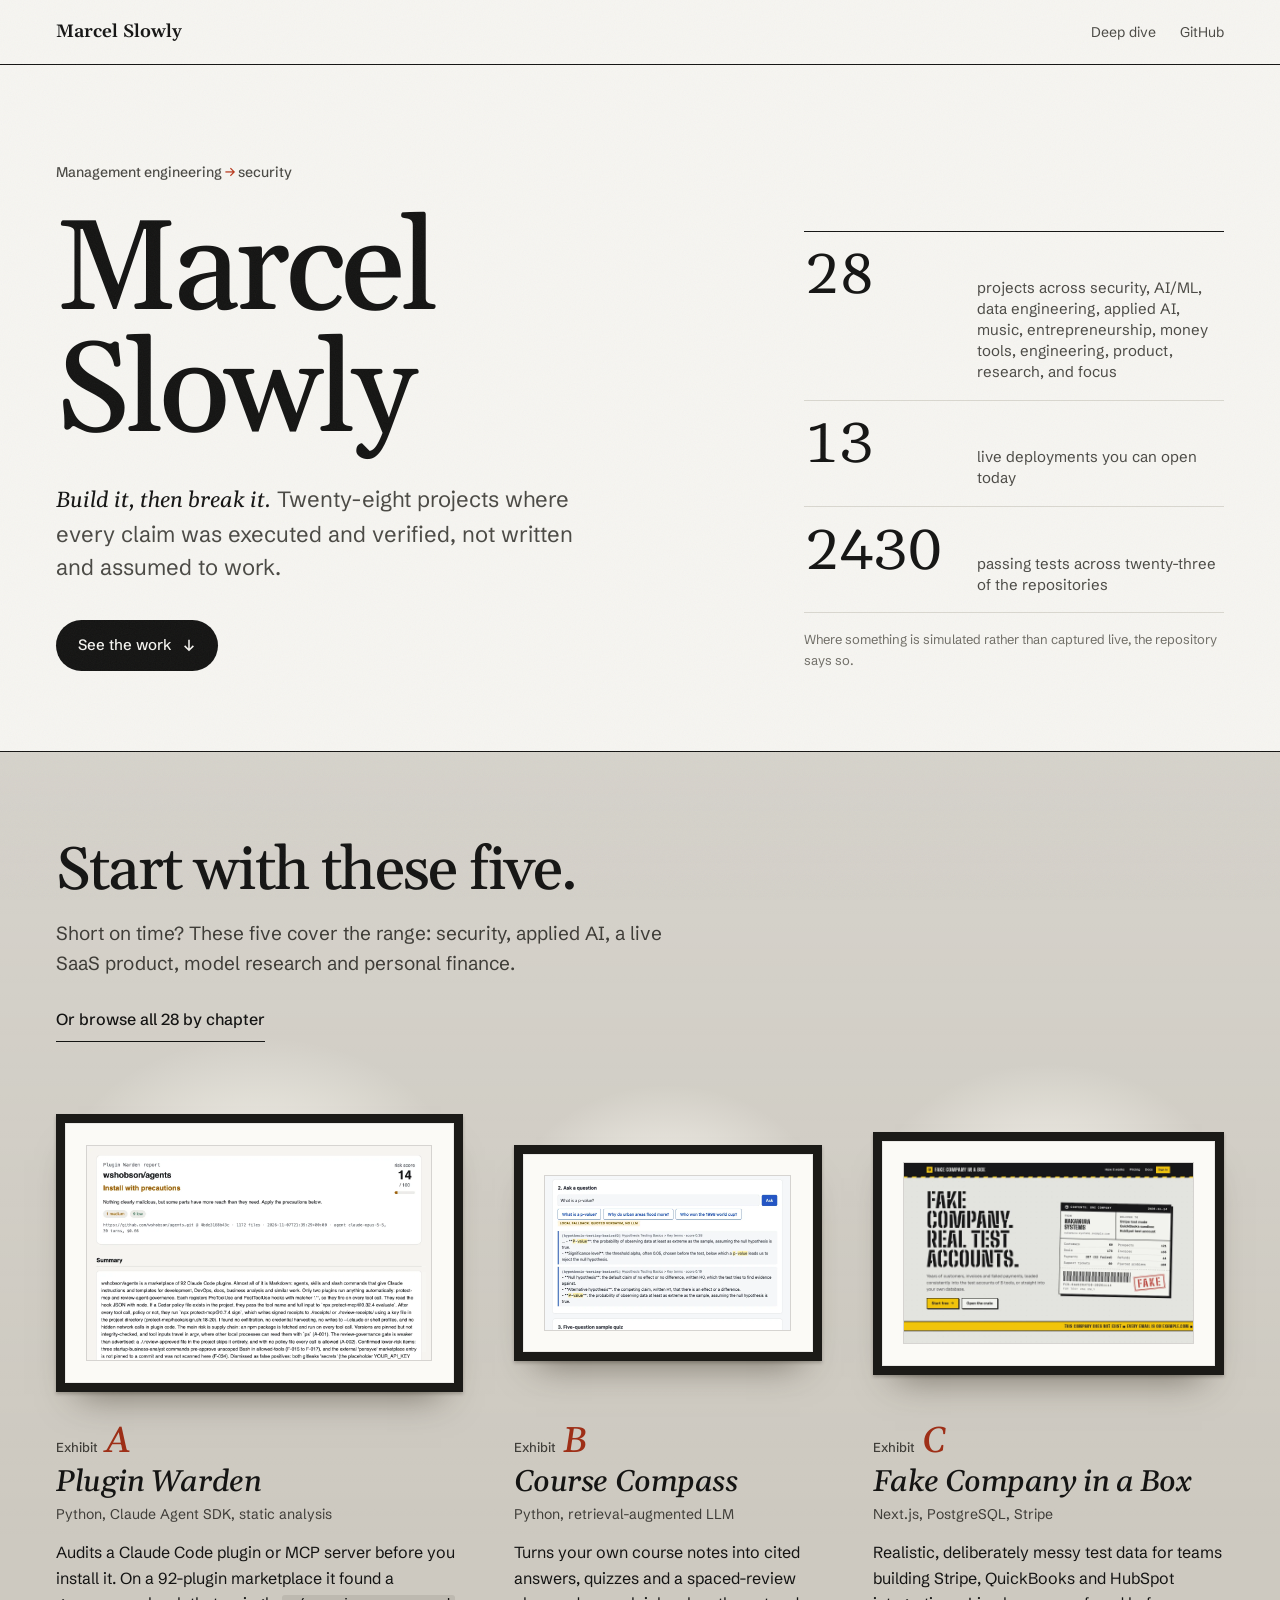
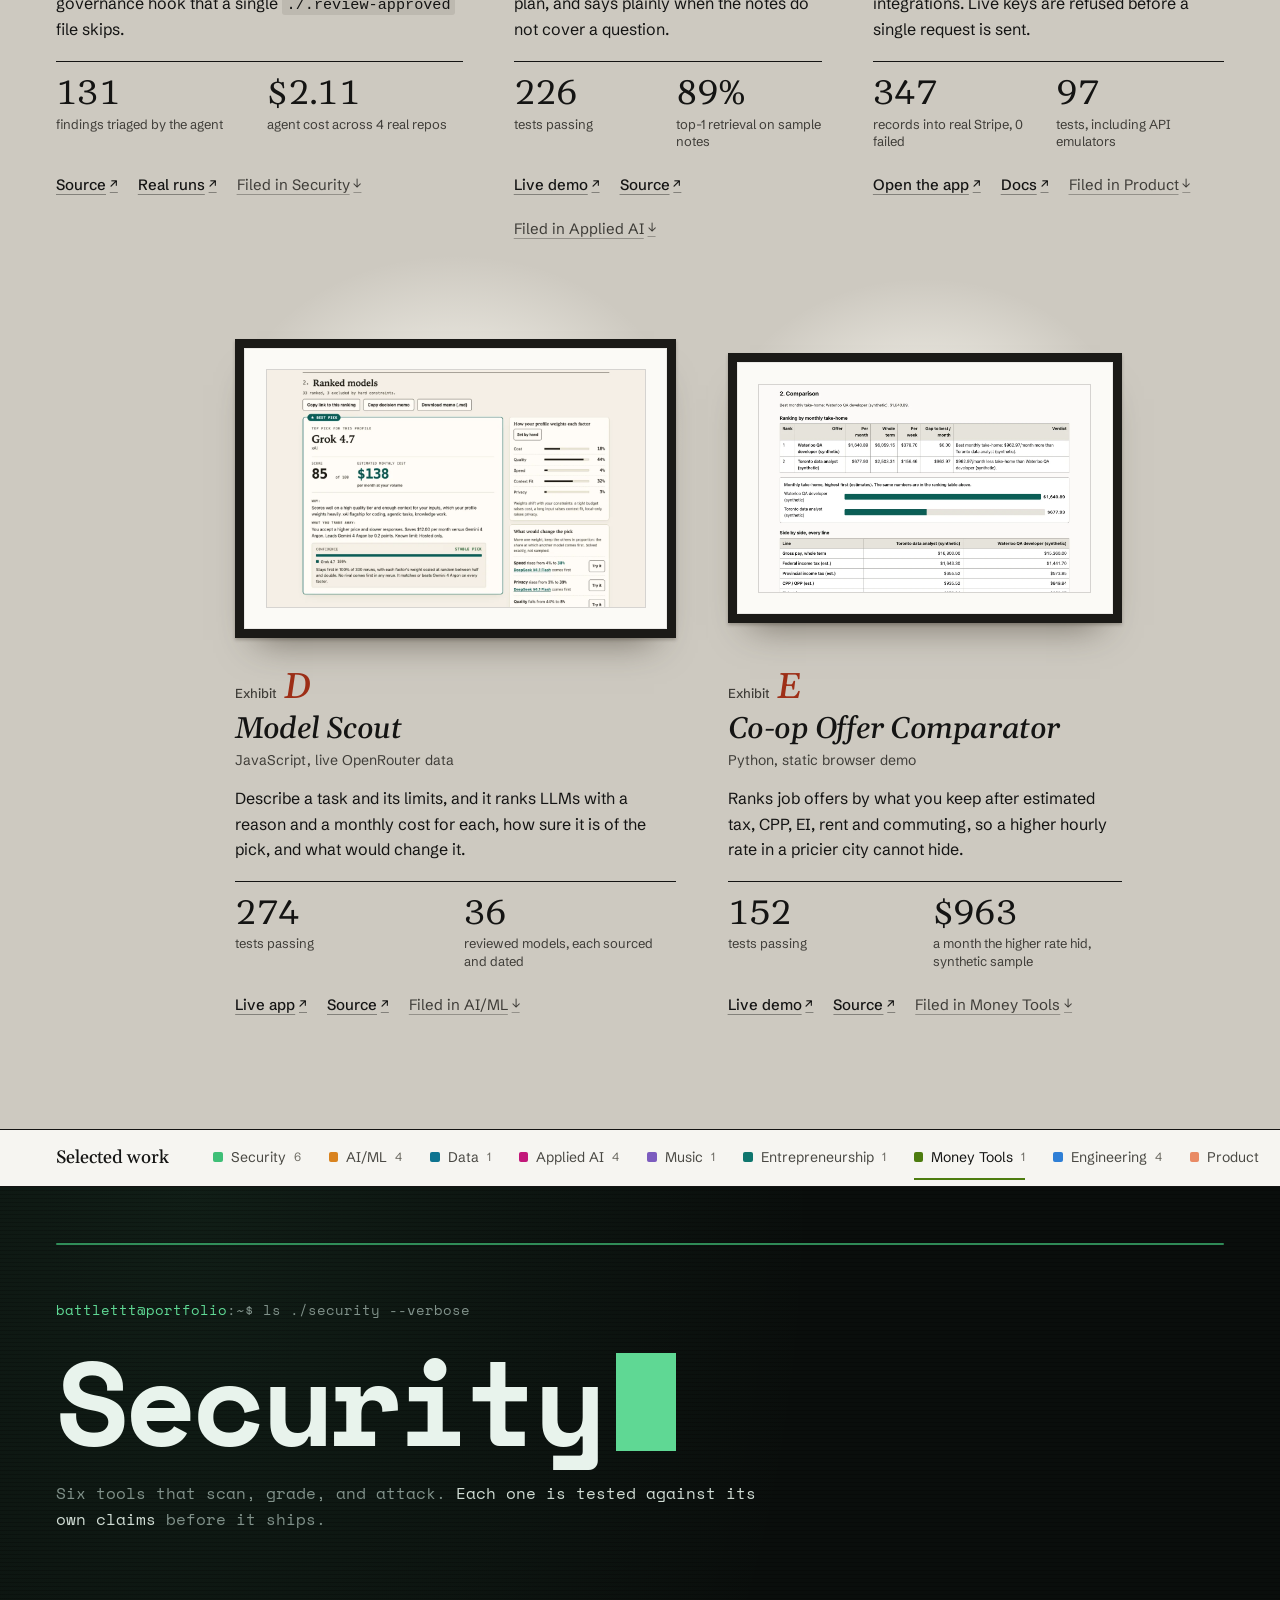
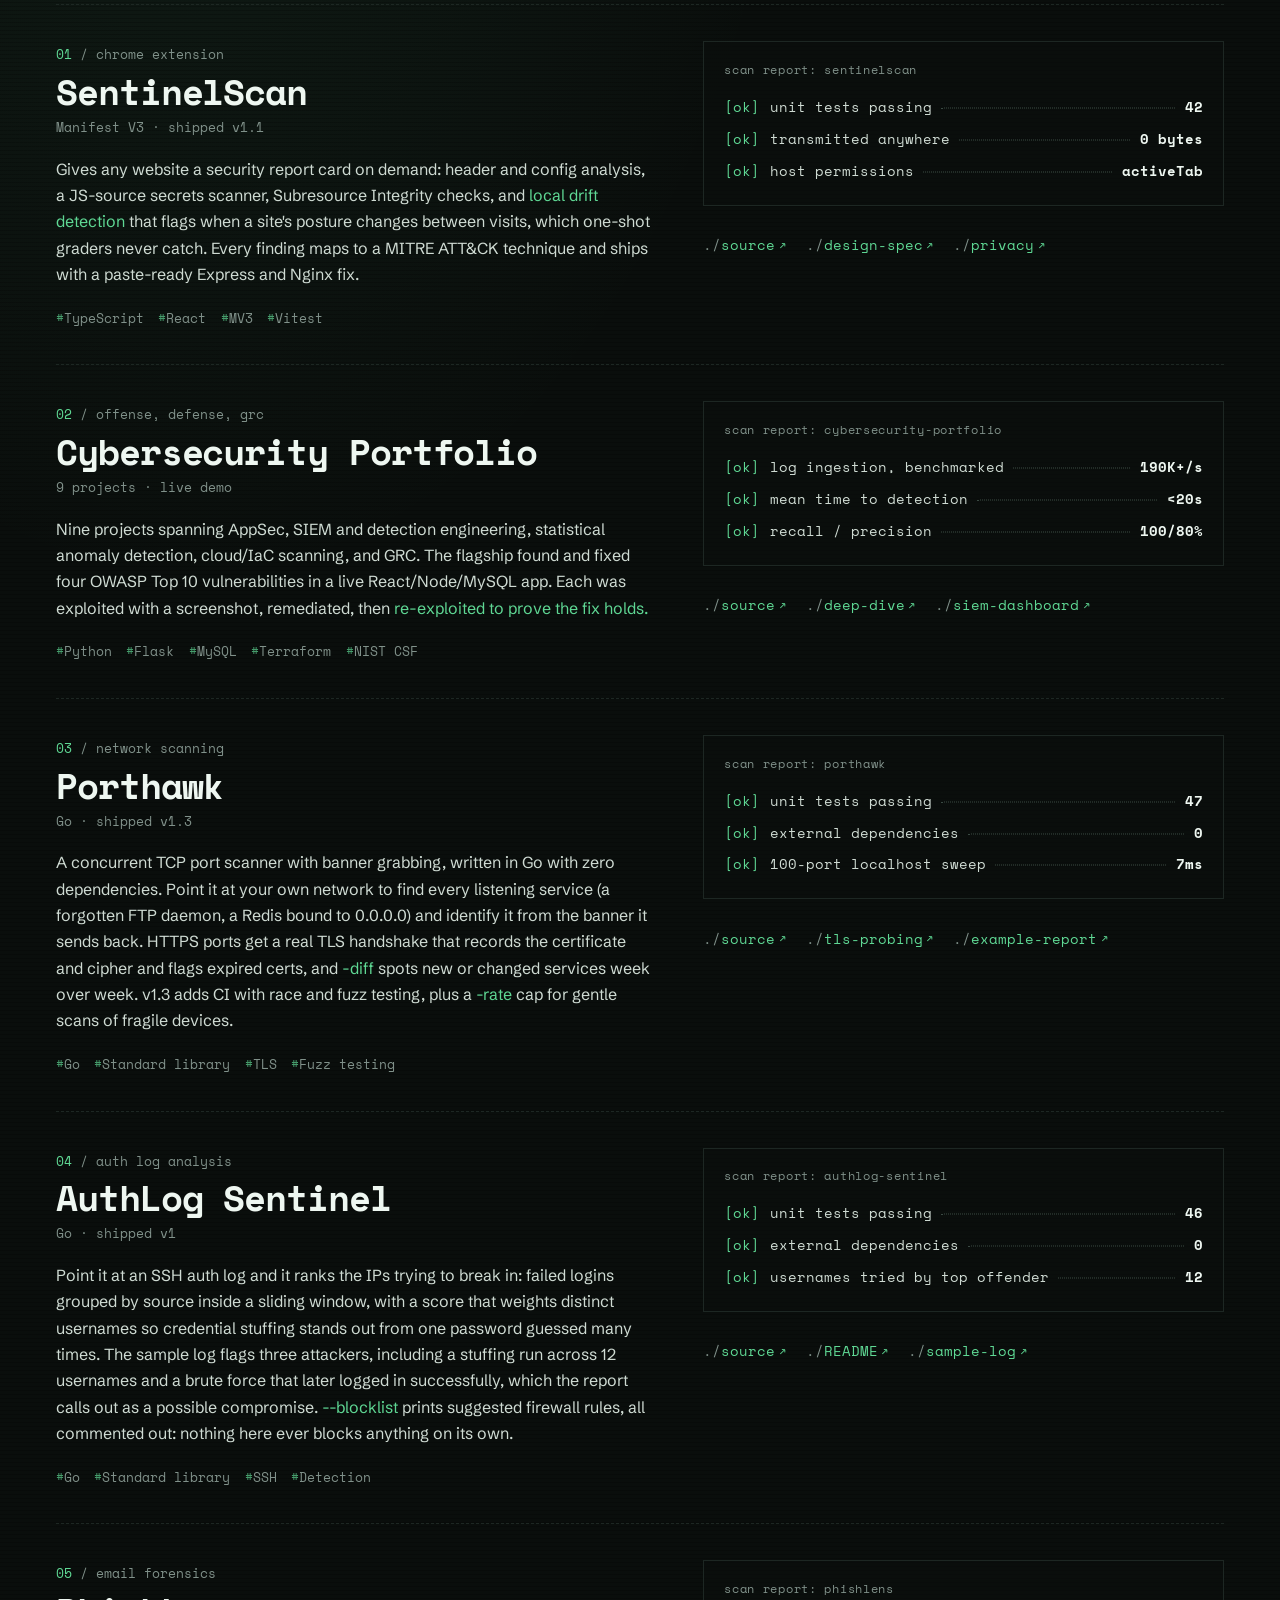
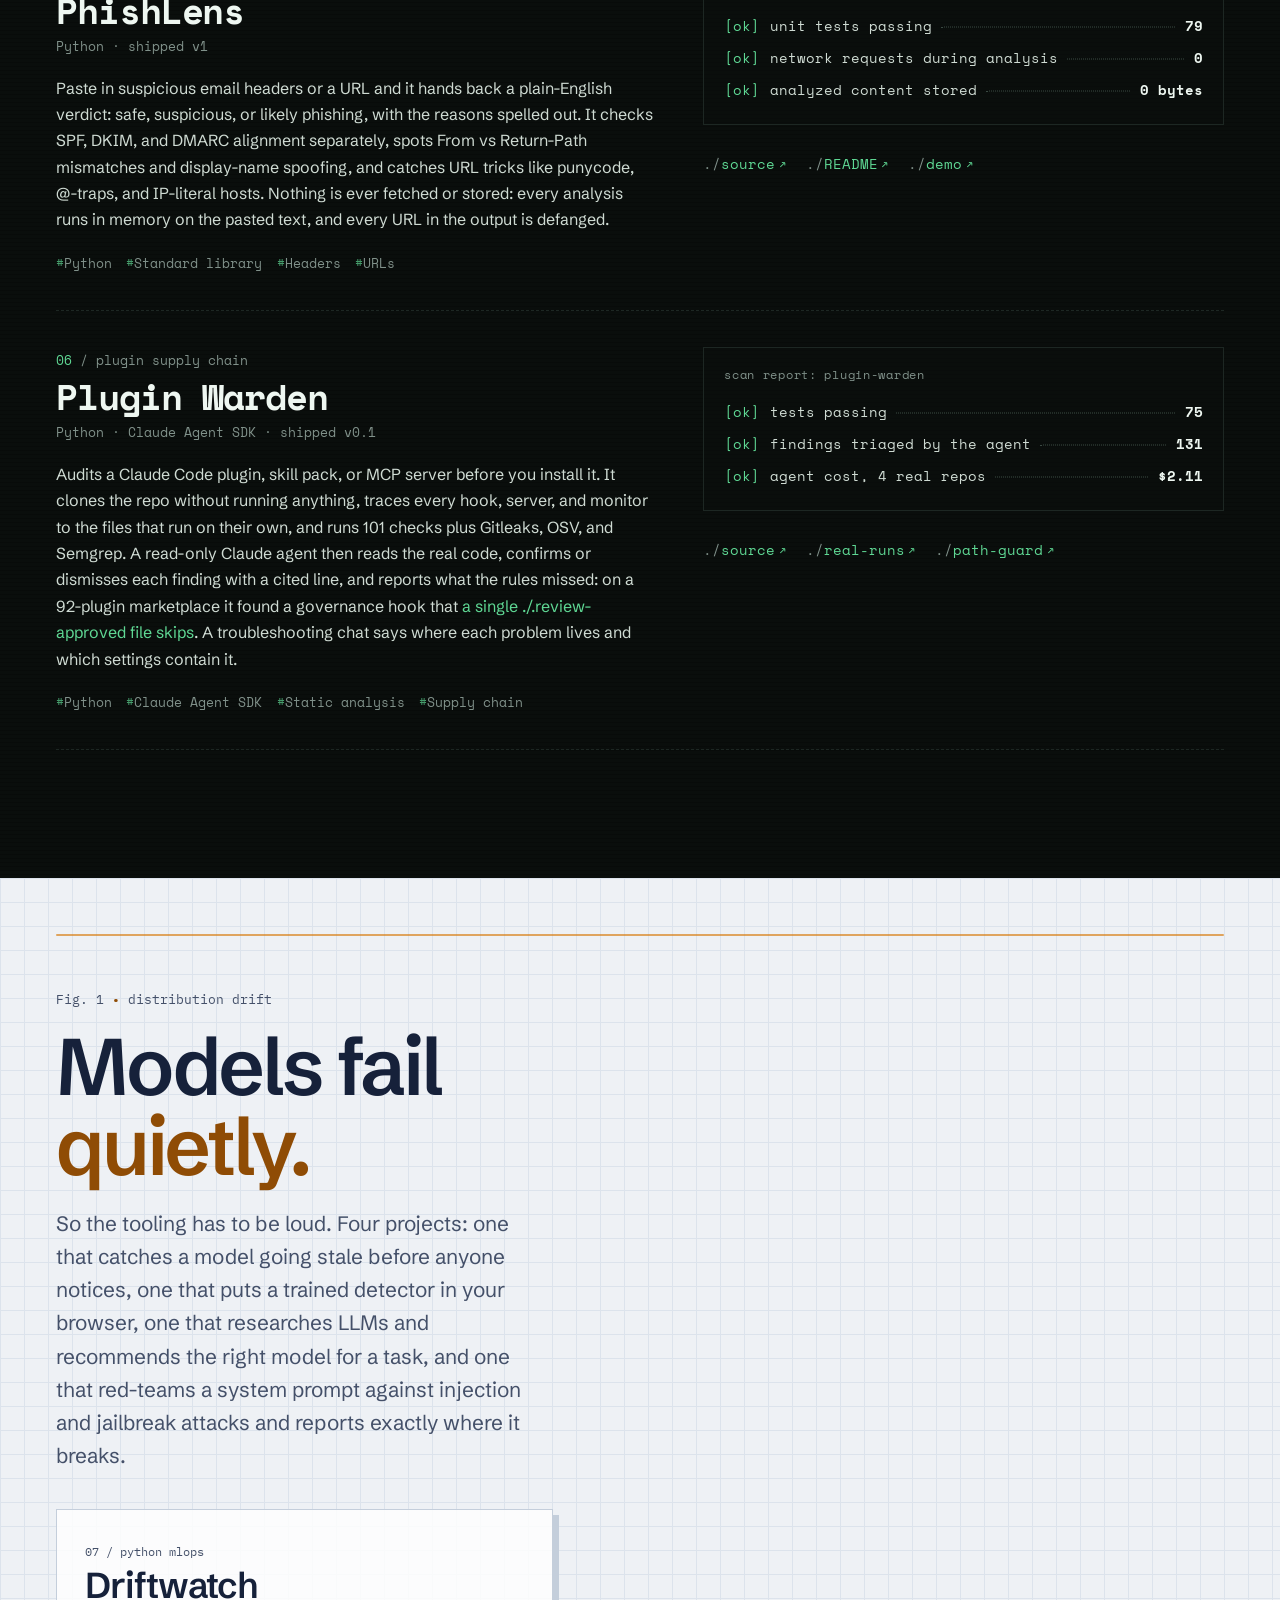
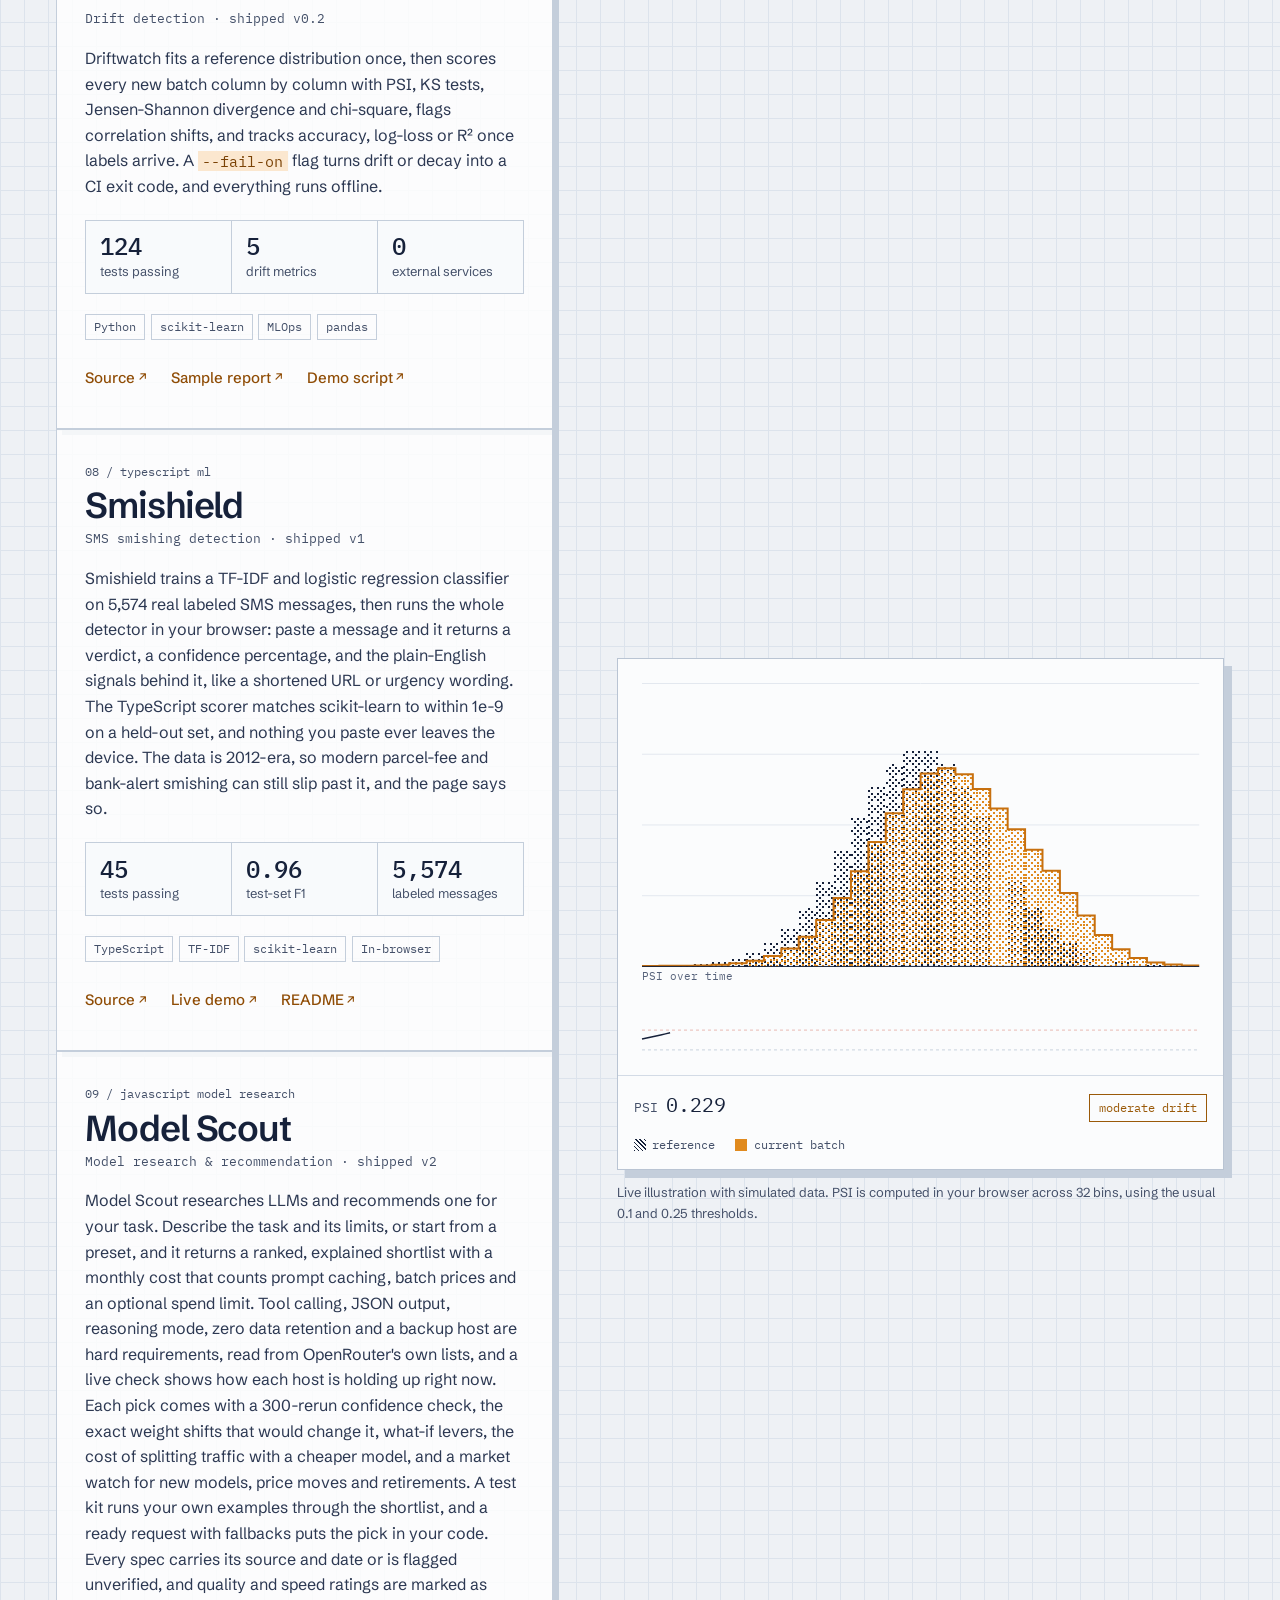
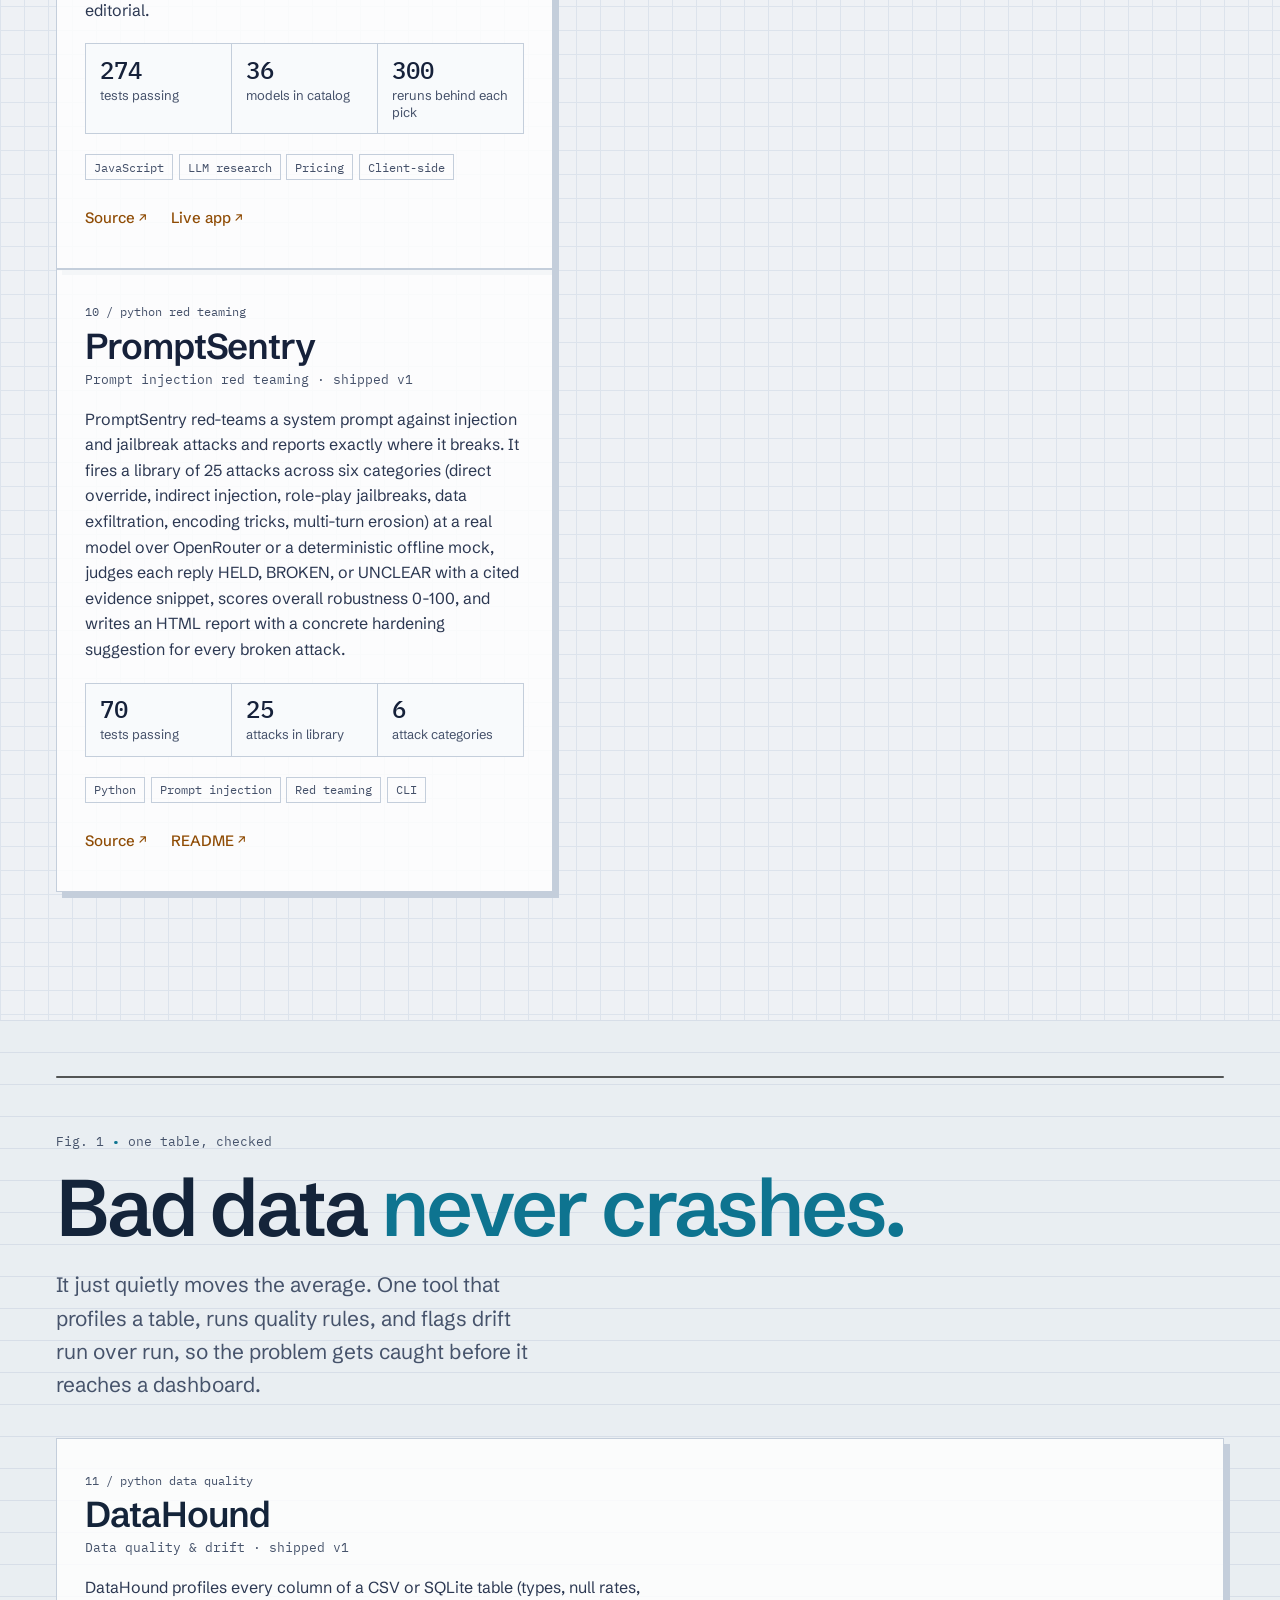
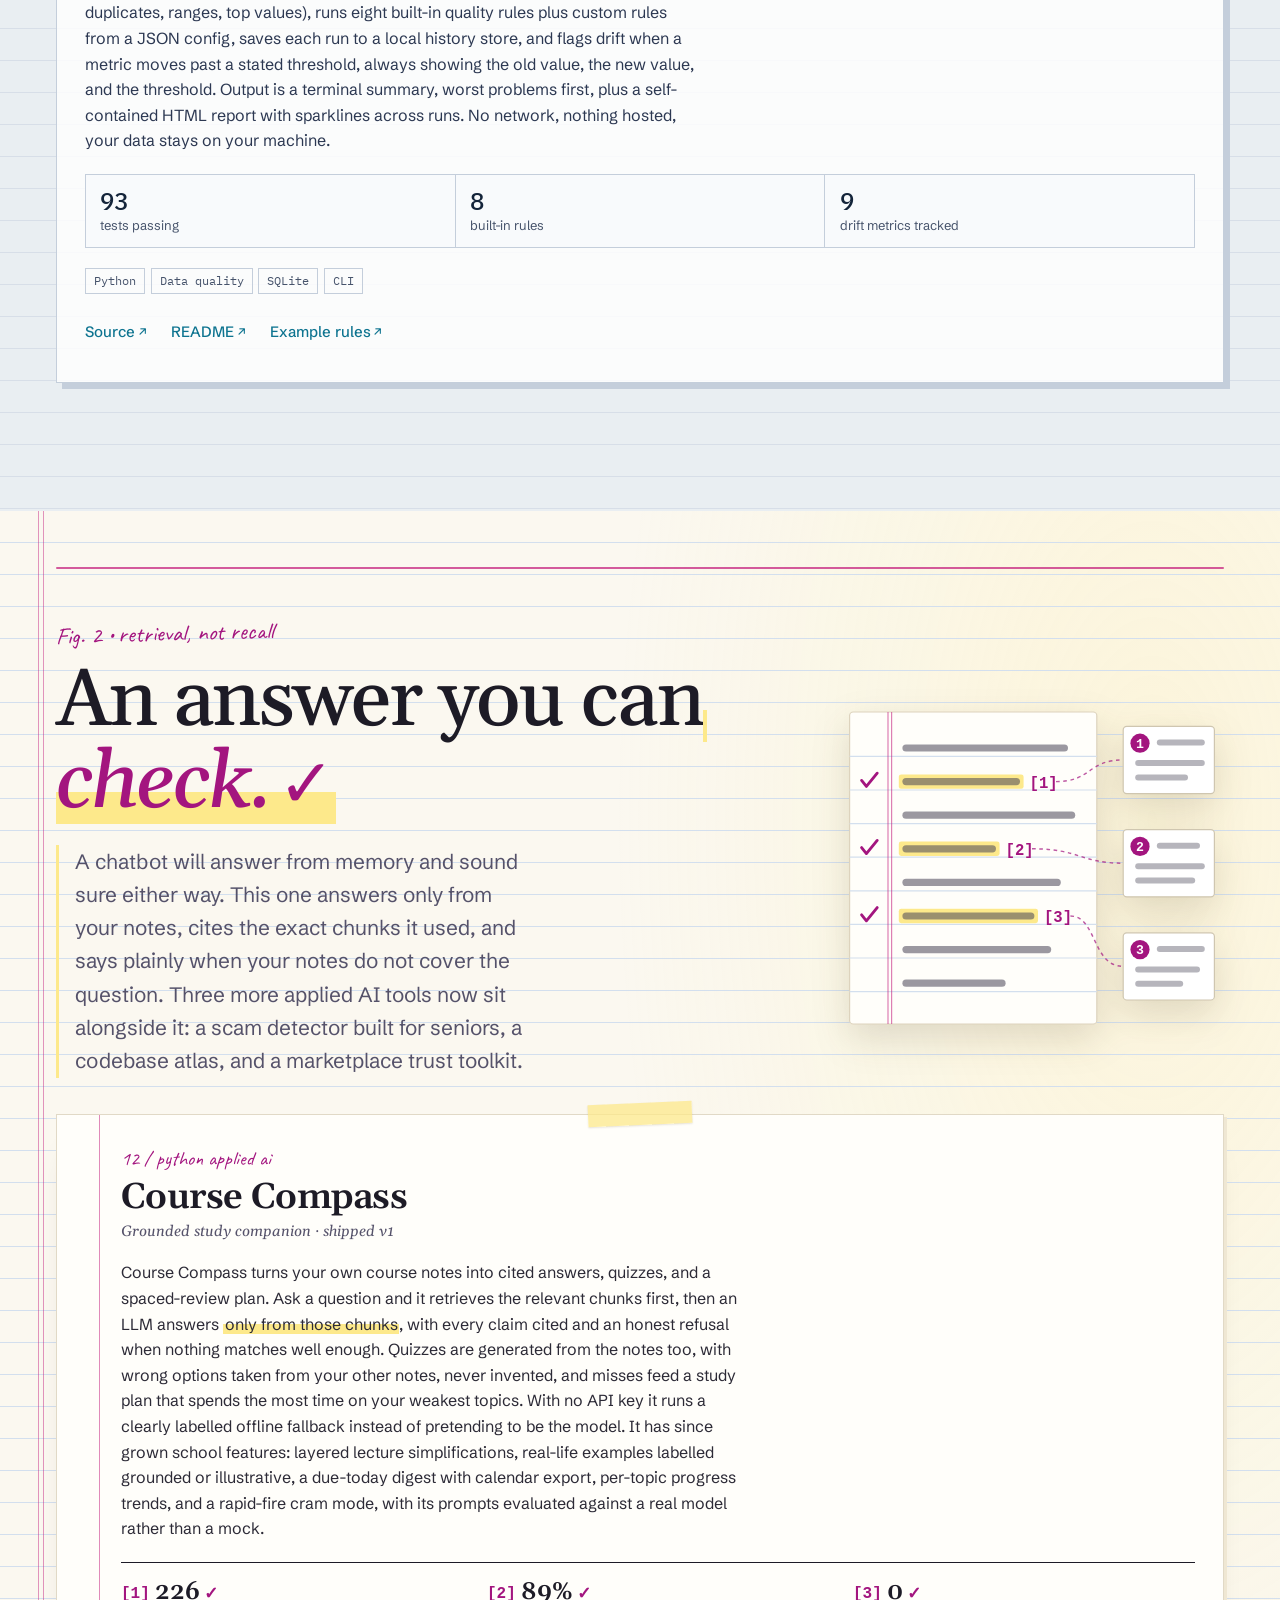
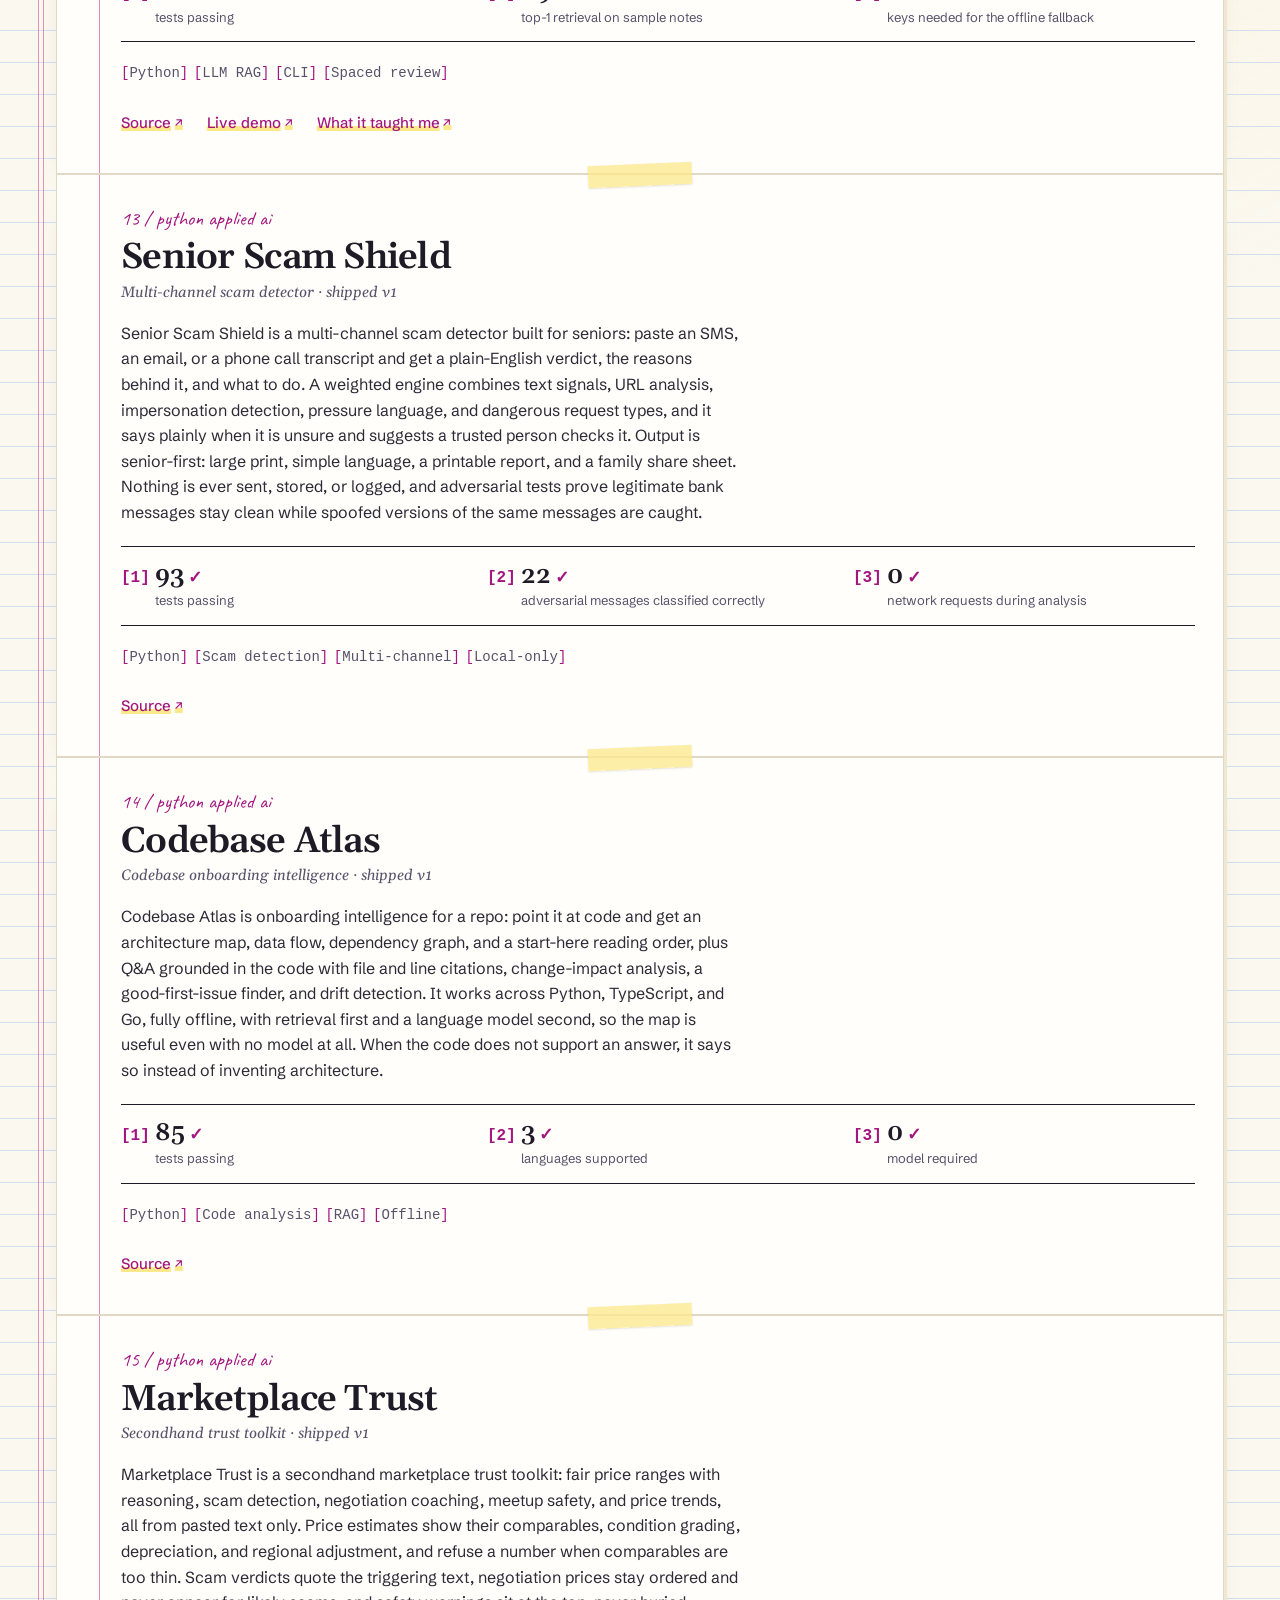
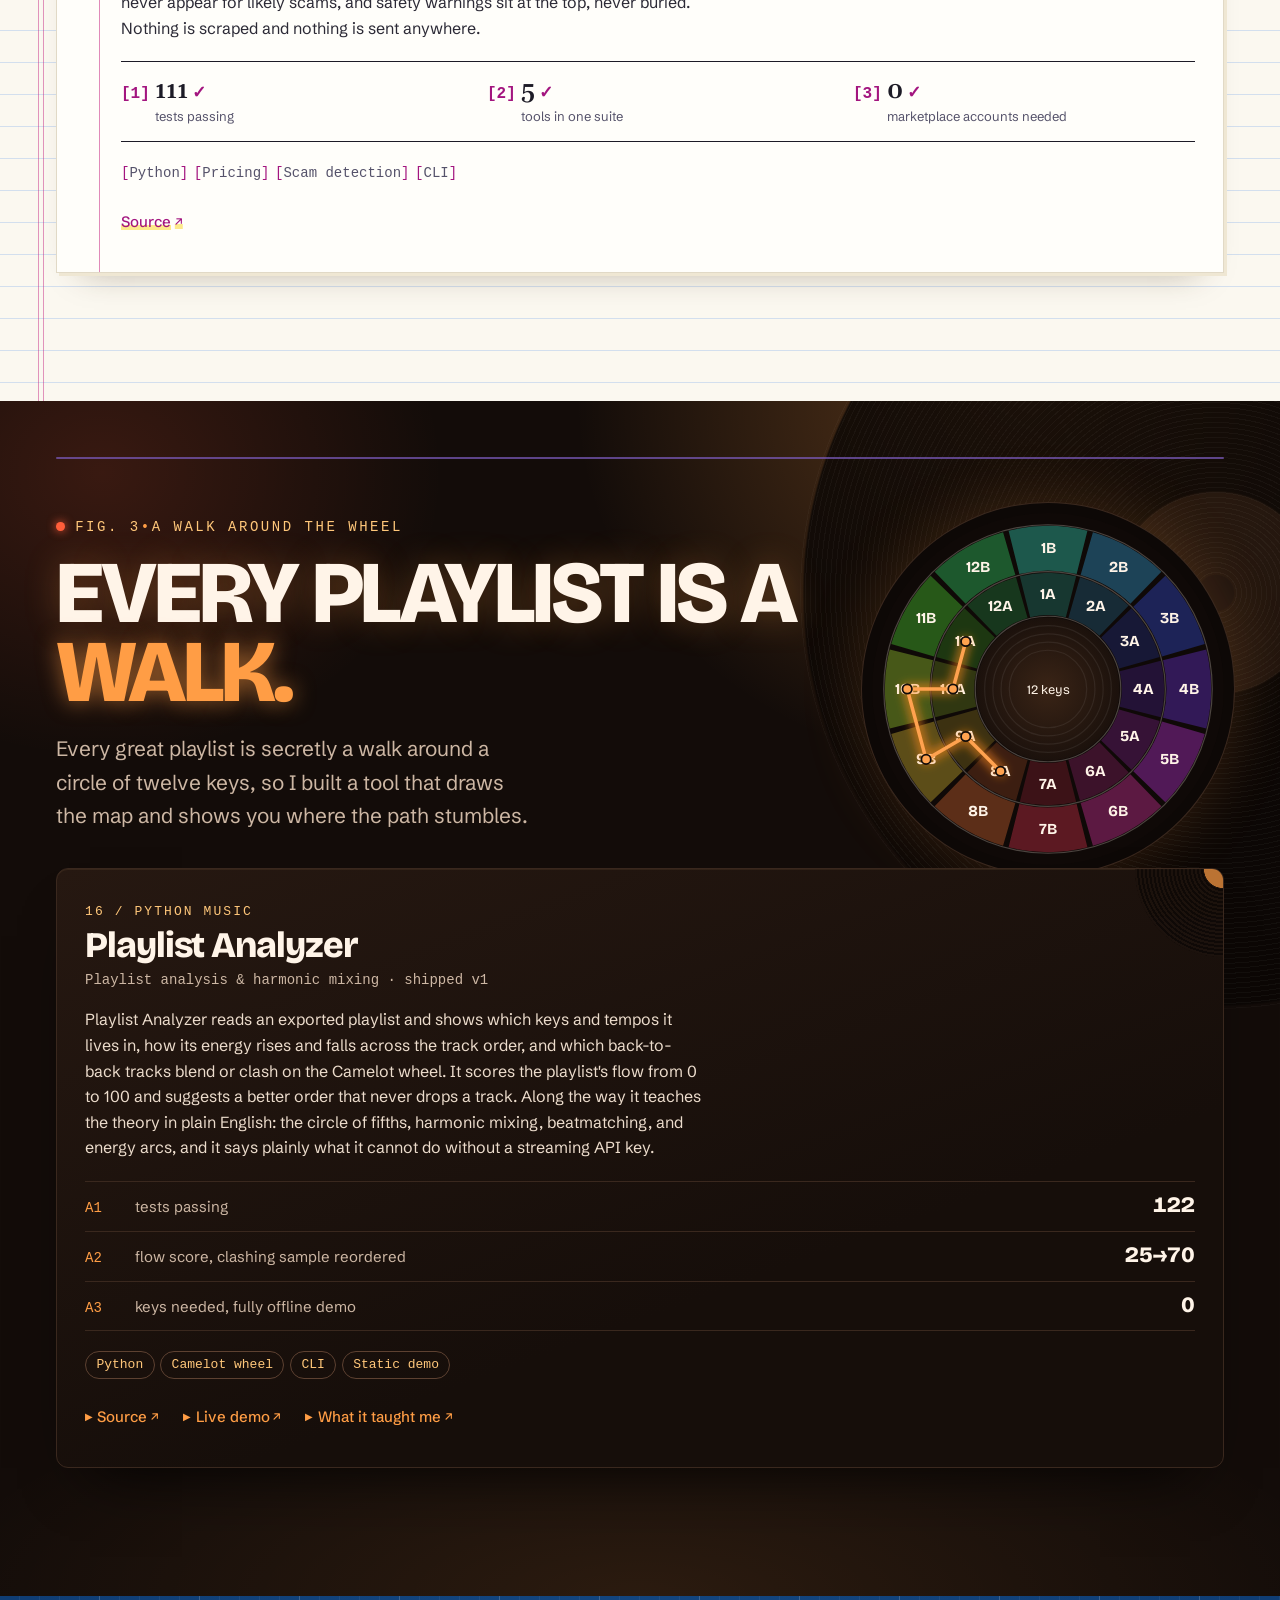
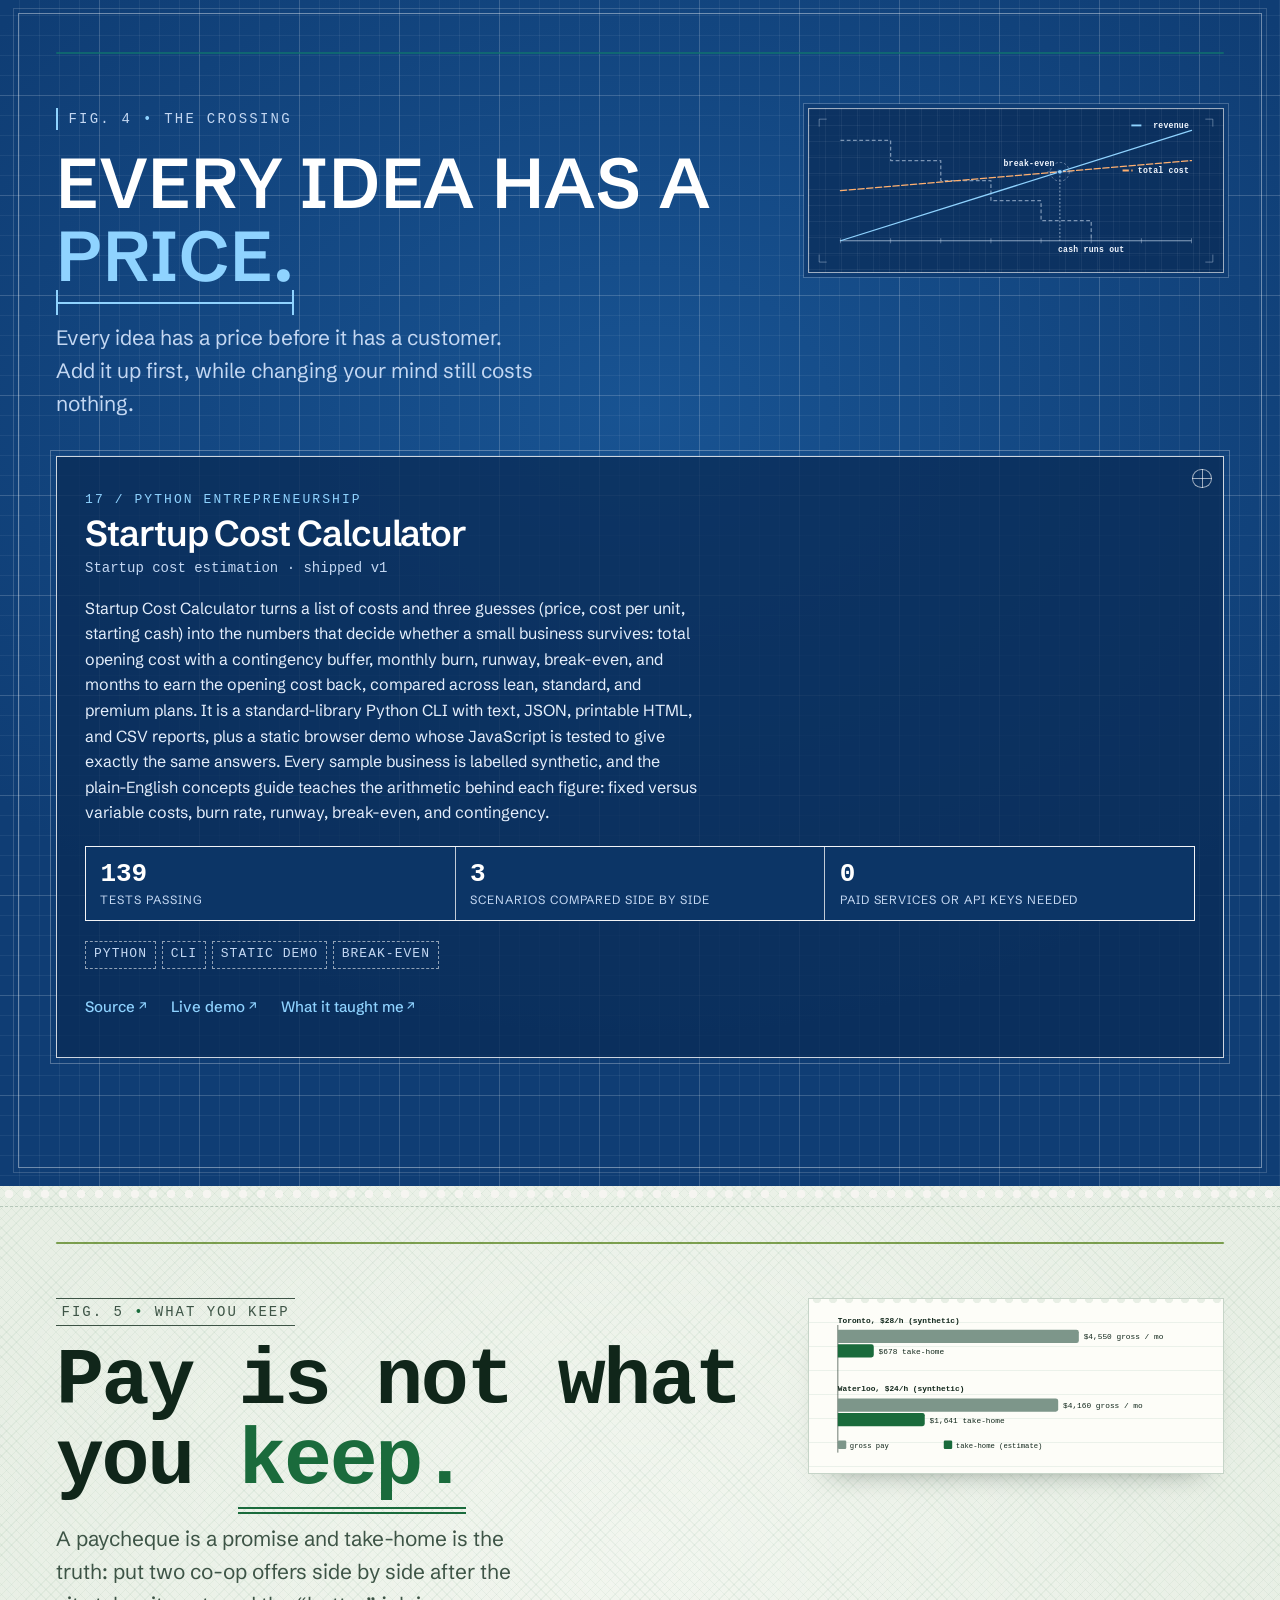
<file: index.html>
<!doctype html>
<html lang="en">
<head>
<meta charset="utf-8">
<meta name="viewport" content="width=device-width, initial-scale=1">
<title>Marcel Slowly | Security engineering</title>
<meta name="description" content="Marcel Slowly: twenty-eight projects across security engineering, AI/ML, data engineering, applied AI, music, entrepreneurship, money tools, software engineering, product, and market research. Build it, then break it.">
<meta property="og:title" content="Marcel Slowly | Security engineering">
<meta property="og:description" content="Twenty-eight projects across security engineering, AI/ML, data engineering, applied AI, music, entrepreneurship, money tools, software engineering, product, and market research. Every number benchmarked or unit-tested.">
<meta property="og:type" content="website">
<meta property="og:url" content="https://battlettt.github.io/">
<meta property="og:image" content="https://battlettt.github.io/og-image.png">
<meta property="og:image:width" content="1200">
<meta property="og:image:height" content="627">
<meta property="og:image:alt" content="Marcel Slowly. Build it, then break it. Portfolio with Security, AI/ML, Data Engineering, Applied AI, Music, Entrepreneurship, Money Tools, Engineering, Product and Research projects.">
<meta name="twitter:card" content="summary_large_image">
<meta name="color-scheme" content="light dark">
<link rel="icon" href="data:image/svg+xml,<svg xmlns='http://www.w3.org/2000/svg' viewBox='0 0 64 64'><rect width='64' height='64' rx='10' fill='%23111'/><text x='50%25' y='54%25' dominant-baseline='middle' text-anchor='middle' font-family='Georgia,serif' font-size='40' fill='%23f6f5f1'>M</text></svg>">
<link rel="preconnect" href="https://fonts.googleapis.com">
<link rel="preconnect" href="https://fonts.gstatic.com" crossorigin>
<link href="https://fonts.googleapis.com/css2?family=Gelasio:ital,wght@0,500;0,600;1,400;1,500&family=Schibsted+Grotesk:wght@400;500;600&family=Ubuntu+Mono:wght@400;700&family=Space+Mono:wght@400;700&family=IBM+Plex+Mono:wght@400;500&family=Bricolage+Grotesque:opsz,wght@12..96,400;12..96,600;12..96,800&family=Playfair+Display:ital,wght@0,700;0,900;1,400&family=Caveat:wght@600&display=swap" rel="stylesheet">
<style>
/* ════════════════════════════════════════════════════════════════════
   Frame: editorial (ink on paper) for masthead, hero, footer.
   Each chapter of work then gets its own world:
     security  -> terminal / scan report   (Space Mono, phosphor green)
     ai        -> lab plot, dithered chart (IBM Plex Mono, graph paper)
     data      -> ledger, ruled table (IBM Plex Mono, ruled lines)
     product   -> bento app grid           (Bricolage Grotesque, tints)
     research  -> broadsheet + red pen     (Playfair Display, Caveat)
   z-index scale: 1 sticky chapter bar, 2 grain, 3 skip link.
   ════════════════════════════════════════════════════════════════════ */
:root{
  --paper:#f6f5f1; --paper-2:#eeede7; --ink:#141413; --ink-2:#4a4944; --ink-3:#6f6d66;
  --rule:#d9d7cf; --accent:#b8381c;
  --serif:"Gelasio",Georgia,serif;
  --sans:"Schibsted Grotesk",-apple-system,BlinkMacSystemFont,"Segoe UI",sans-serif;
  --mono:"Ubuntu Mono",ui-monospace,Menlo,monospace;
  --gut:clamp(1rem,4vw,2.5rem); --max:78rem;
  --ease:cubic-bezier(.16,1,.3,1); --spring:cubic-bezier(.34,1.56,.64,1);

  /* chapter swatches, used in the chapter bar */
  --c-sec:#3fbf77; --c-ai:#d9831f; --c-mus:#7c5cbf; --c-ent:#0f766e; --c-mon:#4d7c0f; --c-eng:#2f7fd6; --c-prod:#e98a64; --c-res:#c8102e;
  --c-foc: #5b8a6a;
  --c-aai:#c2187a;
  --c-data:#0e7490;
}
@media (prefers-color-scheme:dark){
  :root{--paper:#131312; --paper-2:#1b1b19; --ink:#ecebe6; --ink-2:#b4b2aa; --ink-3:#8a887f; --rule:#2c2c29; --accent:#ee7a5c}
}
*{box-sizing:border-box}
html{-webkit-text-size-adjust:100%;scroll-behavior:smooth;scroll-padding-top:4rem}
body{margin:0;background:var(--paper);color:var(--ink);font-family:var(--sans);font-size:1rem;line-height:1.6;-webkit-font-smoothing:antialiased}
body::after{
  content:"";position:fixed;inset:0;z-index:2;pointer-events:none;opacity:.045;
  background-image:url("data:image/svg+xml,%3Csvg xmlns='http://www.w3.org/2000/svg' width='160' height='160'%3E%3Cfilter id='n'%3E%3CfeTurbulence type='fractalNoise' baseFrequency='.85' numOctaves='3' stitchTiles='stitch'/%3E%3C/filter%3E%3Crect width='100%25' height='100%25' filter='url(%23n)'/%3E%3C/svg%3E");
}
a{color:inherit;text-decoration:none}
:focus-visible{outline:2px solid currentColor;outline-offset:3px;border-radius:2px}
.skip{position:absolute;left:var(--gut);top:-3rem;z-index:3;background:var(--ink);color:var(--paper);padding:.5rem .9rem;border-radius:4px;font-size:.875rem}
.skip:focus{top:.75rem}
.wrap{max-width:var(--max);margin:0 auto;padding-inline:var(--gut)}
ul{list-style:none;margin:0;padding:0}

/* reveal: elements are visible by default; script opts in only when it can run */
.js-rv .rv:not(.in){opacity:0;transform:translateY(18px)}
.js-rv .rv.in{opacity:1;transform:none;transition:opacity .8s var(--ease),transform .8s var(--ease)}

/* ── masthead + hero (editorial) ─────────────────────────────────── */
.mast{border-bottom:1px solid var(--ink)}
.mast .wrap{display:flex;align-items:center;justify-content:space-between;gap:1rem;height:4rem}
.mast__name{font-family:var(--serif);font-size:1.125rem;font-weight:600}
.mast nav{display:flex;gap:1.5rem;font-size:.875rem;color:var(--ink-2)}
.mast nav a:hover{color:var(--accent)}
.hero{display:grid;gap:clamp(2.5rem,6vw,5rem);align-items:end;padding-block:clamp(3rem,8vw,6rem) clamp(3rem,7vw,5rem)}
@media (min-width:60rem){.hero{grid-template-columns:minmax(0,1.6fr) minmax(0,1fr)}}
.kicker{margin:0 0 1.75rem;font-size:.875rem;font-weight:500;color:var(--ink-2)}
.kicker span{color:var(--accent)}
h1{margin:0 0 1.75rem;font-family:var(--serif);font-weight:500;font-size:clamp(3.5rem,11vw,8rem);line-height:.95;letter-spacing:-.035em}
.lede{margin:0 0 2.25rem;max-width:34rem;font-size:clamp(1.125rem,2.2vw,1.375rem);line-height:1.5;color:var(--ink-2);text-wrap:pretty}
.lede em{font-family:var(--serif);font-style:italic;color:var(--ink)}
.btn{display:inline-flex;align-items:center;gap:.6rem;padding:.85rem 1.4rem;background:var(--ink);color:var(--paper);border-radius:999px;font-size:.9375rem;font-weight:500;white-space:nowrap;transition:transform .3s var(--ease),background .2s}
.btn:hover{background:var(--accent);transform:translateY(-2px)}
.btn:active{transform:translateY(1px) scale(.98)}
.ledger{margin:0;border-top:1px solid var(--ink)}
.ledger div{display:grid;grid-template-columns:auto 1fr;align-items:baseline;gap:1.25rem;padding:1.1rem 0;border-bottom:1px solid var(--rule)}
.ledger dt{font-family:var(--serif);font-size:clamp(2.5rem,5vw,3.5rem);line-height:1;letter-spacing:-.03em;font-variant-numeric:lining-nums tabular-nums;min-width:4.5ch}
.ledger dd{margin:0;color:var(--ink-2);font-size:.9375rem;line-height:1.4}
.ledger__note{margin:1rem 0 0;font-size:.8125rem;color:var(--ink-3);max-width:28rem}

/* ── chapter bar ─────────────────────────────────────────────────── */
.chapters{position:sticky;top:0;z-index:1;background:color-mix(in srgb,var(--paper) 88%,transparent);backdrop-filter:blur(10px);-webkit-backdrop-filter:blur(10px);border-block:1px solid var(--ink)}
.chapters .wrap{display:flex;align-items:center;gap:.25rem 1.75rem;min-height:3.5rem;overflow-x:auto;scrollbar-width:none}
.chapters h2{margin:0 1rem 0 0;font-family:var(--serif);font-weight:500;font-size:1.125rem;white-space:nowrap}
.chapters a{display:inline-flex;align-items:center;gap:.5rem;padding:.6rem 0;font-size:.875rem;color:var(--ink-2);white-space:nowrap;border-bottom:2px solid transparent;transition:color .2s,border-color .2s}
.chapters a i{width:.6rem;height:.6rem;border-radius:2px;background:var(--sw)}
.chapters a small{color:var(--ink-3);font-size:.75rem}
.chapters a:hover,.chapters a[aria-current="true"]{color:var(--ink);border-color:var(--sw)}

.ch{position:relative;padding-block:clamp(4rem,9vw,7rem) clamp(4.5rem,10vw,8rem);overflow:clip}
.go a::after{content:"\2197";display:inline-block;margin-left:.3em;font-size:.85em;transition:transform .3s var(--ease)}
.go a:hover::after{transform:translate(2px,-2px)}

/* ════════════════════════════════════════════════════════════════════
   FEATURED  ·  gallery wall: five framed exhibits in two rows, each row hung
   on one centreline, each lit by its own spotlight, with a wall label underneath.
   These are copies of cards that also live in their chapters (Security,
   Applied AI, Product, AI/ML, Money Tools). When those cards change, update
   the label here too.
   ════════════════════════════════════════════════════════════════════ */
#featured{
  --fx-wall:#cdc9c0; --fx-ink:#141413; --fx-ink-2:#3f3d38; --fx-acc:#9e2f17;
  --fx-light:rgba(255,253,246,.9); --fx-wood:#1b1a17; --fx-mat:#fbfaf6; --fx-shadow:52,44,32;
  position:relative;overflow:clip;box-shadow:inset 0 1px 0 var(--ink);color:var(--fx-ink);
  padding-block:clamp(3.5rem,7vw,6rem) clamp(4rem,8vw,6.5rem);
  background:linear-gradient(to bottom,rgba(255,255,255,.18),transparent 40%),var(--fx-wall);
}
@media (prefers-color-scheme:dark){
  #featured{--fx-wall:#1b1a18; --fx-ink:#ecebe6; --fx-ink-2:#bdbab1; --fx-acc:#ee7a5c; --fx-light:rgba(255,232,190,.2); --fx-wood:#0c0b0a; --fx-mat:#e7e4dc; --fx-shadow:0,0,0;
    background:linear-gradient(to bottom,rgba(255,255,255,.03),transparent 40%),var(--fx-wall)}
}
#featured ::selection{background:var(--fx-acc);color:#fff}
.fx-head{max-width:40rem;margin-bottom:clamp(2.75rem,6vw,4.5rem)}
.fx-head h2{margin:0 0 1rem;font-family:var(--serif);font-weight:500;font-size:clamp(2.25rem,5.5vw,3.75rem);line-height:1.05;letter-spacing:-.03em}
.fx-head p{margin:0 0 1.25rem;font-size:clamp(1.0625rem,1.8vw,1.1875rem);line-height:1.55;color:var(--fx-ink-2);text-wrap:pretty}
.fx-head a{display:inline-flex;align-items:center;min-height:2.75rem;font-weight:500;border-bottom:1px solid currentColor;line-height:1.2}
.fx-head a:hover{color:var(--fx-acc)}

.fx-wall{display:grid;gap:clamp(3.5rem,8vw,4.5rem) clamp(2rem,4vw,3.5rem)}
.fx-ex{position:relative;isolation:isolate;display:grid;align-content:start}
/* the spotlight: a pool of light on the wall, centred on the frame */
.fx-hang{position:relative}
.fx-hang::before{content:"";position:absolute;z-index:-1;left:-22%;right:-22%;top:-38%;bottom:-30%;pointer-events:none;
  background:radial-gradient(ellipse 50% 50% at 50% 42%,var(--fx-light),transparent 72%);transition:opacity .5s var(--ease)}
.fx-frame{display:block;position:relative;padding:clamp(.75rem,2.2vw,1.4rem);background:var(--fx-mat);border:clamp(6px,.75vw,9px) solid var(--fx-wood);
  box-shadow:inset 0 0 0 1px rgba(0,0,0,.07),0 2px 3px rgba(var(--fx-shadow),.28),0 24px 36px -22px rgba(var(--fx-shadow),.6);
  transition:transform .45s var(--ease),box-shadow .45s var(--ease)}
.fx-frame img{display:block;width:100%;height:auto;aspect-ratio:16/10;object-fit:cover;object-position:top center;box-shadow:0 0 0 1px rgba(20,18,15,.16)}
.fx-frame:hover{transform:translateY(-5px)}
.fx-frame:hover{box-shadow:inset 0 0 0 1px rgba(0,0,0,.07),0 2px 3px rgba(var(--fx-shadow),.2),0 38px 46px -24px rgba(var(--fx-shadow),.62)}
.fx-frame:active{transform:translateY(-2px) scale(.995)}
.fx-frame:focus-visible{outline:2px solid var(--fx-ink);outline-offset:5px;border-radius:0}
@media (prefers-color-scheme:dark){
  .fx-frame{box-shadow:inset 0 0 0 1px rgba(255,255,255,.06),0 0 0 1px rgba(255,255,255,.05),0 24px 40px -18px rgba(0,0,0,.85)}
  .fx-frame img{filter:brightness(.92)}
}

/* the wall label */
.fx-label{margin-top:clamp(1.5rem,3vw,2rem);max-width:30rem}
.fx-no{display:flex;align-items:baseline;gap:.45rem;margin:0 0 .35rem;font-size:.8125rem;font-weight:500;color:var(--fx-ink-2)}
.fx-no b{font-family:var(--serif);font-style:italic;font-weight:500;font-size:2.25rem;line-height:1;color:var(--fx-acc)}
.fx-label h3{margin:0 0 .2rem;font-family:var(--serif);font-style:italic;font-weight:500;font-size:clamp(1.5rem,2.4vw,1.875rem);line-height:1.15;letter-spacing:-.015em}
.fx-label h3 a:hover{color:var(--fx-acc)}
.fx-med{margin:0 0 .9rem;font-size:.875rem;color:var(--fx-ink-2)}
.fx-note{margin:0 0 1.15rem;font-size:1rem;line-height:1.6;text-wrap:pretty}
.fx-note code{font-family:var(--mono);font-size:.95em;padding:.05em .3em;border-radius:3px;background:rgba(var(--fx-shadow),.1)}
@media (prefers-color-scheme:dark){.fx-note code{background:rgba(255,255,255,.08)}}
.fx-figs{display:grid;grid-template-columns:repeat(2,minmax(0,1fr));gap:1rem;margin:0 0 .75rem;padding-top:.9rem;border-top:1px solid var(--fx-ink)}
.fx-figs dt{font-family:var(--serif);font-size:clamp(1.75rem,3vw,2.125rem);line-height:1;letter-spacing:-.02em;font-variant-numeric:lining-nums tabular-nums}
.fx-figs dd{margin:.3rem 0 0;font-size:.8125rem;line-height:1.35;color:var(--fx-ink-2)}
.fx-go{display:flex;flex-wrap:wrap;gap:0 1.25rem;font-size:.9375rem}
.fx-go a{display:inline-flex;align-items:center;min-height:2.75rem;font-weight:500;text-decoration:underline;text-decoration-thickness:1px;text-underline-offset:4px;text-decoration-color:color-mix(in srgb,currentColor 40%,transparent);transition:color .2s}
.fx-go a::after{content:"\2197";content:"\2197" / "";margin-left:.3em;font-size:.85em}
.fx-go a[href^="#"]{color:var(--fx-ink-2);font-weight:400}
.fx-go a[href^="#"]::after{content:"\2193";content:"\2193" / ""}
.fx-go a:hover{color:var(--fx-acc);text-decoration-color:currentColor}

/* the wall is hung in two rows: three exhibits, then two on an offset row */
.fx-wall + .fx-wall{margin-top:clamp(3.5rem,8vw,5.5rem)}

/* tablet: A spans the wall, B and C hang side by side, then D and E */
@media (min-width:40rem) and (max-width:61.99rem){
  .fx-wall{grid-template-columns:repeat(2,minmax(0,1fr))}
  .fx-wall:not(.fx-wall--two) .fx-ex:first-child{grid-column:1 / -1}
  .fx-wall:not(.fx-wall--two) .fx-ex:first-child .fx-hang{max-width:44rem}
}
/* desktop: three widths hung on one centreline; every line of the three
   labels (title, medium, note, figures, links) shares a row via subgrid */
@media (min-width:62rem){
  .fx-wall{grid-template-columns:minmax(0,1.32fr) minmax(0,1fr) minmax(0,1.14fr);grid-template-rows:repeat(7,auto);row-gap:0}
  .fx-ex{grid-row:span 7;grid-template-rows:subgrid;align-content:normal}
  .fx-hang{align-self:center}
  .fx-label{display:grid;grid-row:span 6;grid-template-rows:subgrid}
  .fx-figs{align-self:start}
  .fx-wall.fx-wall--two{grid-template-columns:minmax(0,1.12fr) minmax(0,1fr);padding-inline:clamp(1rem,14vw,13rem) clamp(1rem,8vw,7rem)}
}

/* ════════════════════════════════════════════════════════════════════
   01  SECURITY  ·  terminal / scan report
   ════════════════════════════════════════════════════════════════════ */
#security{
  --bg:#0a0e0c; --fg:#cfdbd3; --dim:#80918a; --line:#1d2723; --g:#5fd894;
  background:
    repeating-linear-gradient(to bottom,transparent 0 3px,rgba(0,0,0,.22) 3px 4px),
    radial-gradient(ellipse 70% 50% at 15% 0%,rgba(95,216,148,.08),transparent 70%),
    var(--bg);
  color:var(--fg);font-family:"Space Mono",var(--mono);font-size:.9375rem;
}
#security ::selection{background:var(--g);color:var(--bg)}
.sec-open{margin-bottom:clamp(3rem,6vw,4.5rem)}
.prompt{margin:0 0 1.25rem;color:var(--dim);font-size:.875rem}
.prompt b{color:var(--g);font-weight:400}
.sec-open h2{margin:0;font-family:"Space Mono",monospace;font-weight:700;font-size:clamp(3rem,10vw,7.5rem);line-height:1;letter-spacing:-.04em;color:#e8f3ec}
.sec-open h2::after{content:"";display:inline-block;width:.5em;height:.82em;margin-left:.12em;background:var(--g);vertical-align:-.04em;animation:blink 1.1s step-end infinite}
@keyframes blink{50%{opacity:0}}
.sec-open p.thesis{margin:1.25rem 0 0;max-width:44rem;color:var(--dim);font-size:1rem}
.sec-open p.thesis b{color:var(--fg);font-weight:400}

.sx{display:grid;gap:1.5rem 3rem;padding:2.25rem 0;border-top:1px dashed var(--line)}
.sx:last-child{border-bottom:1px dashed var(--line)}
@media (min-width:62rem){.sx{grid-template-columns:minmax(0,1.15fr) minmax(0,1fr)}}
.sx__idx{color:var(--dim);font-size:.8125rem}
.sx__idx b{color:var(--g);font-weight:400}
.sx h3{margin:.35rem 0 .3rem;font-family:"Space Mono",monospace;font-size:clamp(1.5rem,3.2vw,2.25rem);font-weight:700;line-height:1.15;letter-spacing:-.03em;color:#eef7f1}
.sx h3 a{transition:color .2s}
.sx h3 a:hover{color:var(--g)}
.sx__meta{margin:0 0 1.1rem;color:var(--dim);font-size:.8125rem}
.sx .desc{margin:0 0 1.25rem;color:var(--fg);font-family:var(--sans);font-size:1rem;line-height:1.65;max-width:62ch}
.sx .desc em{font-style:normal;color:var(--g)}
.sx .tags{display:flex;flex-wrap:wrap;gap:.25rem .9rem;color:var(--dim);font-size:.8125rem}
.sx .tags li::before{content:"#";color:var(--g);opacity:.7}
.report{align-self:start;border:1px solid var(--line);background:rgba(10,14,12,.6);padding:1.1rem 1.25rem}
.report__h{margin:0 0 .75rem;color:var(--dim);font-size:.75rem;letter-spacing:.06em}
.report li{display:flex;align-items:baseline;gap:.6rem;padding:.3rem 0;font-size:.875rem}
.report li::before{content:"[ok]";color:var(--g);flex:none}
.report .k{color:var(--fg)}
.report .lead{flex:1;min-width:1rem;border-bottom:1px dotted #3a4a43;transform:translateY(-.25em)}
.report .v{color:#eef7f1;font-weight:700;white-space:nowrap}
.sx .go{display:flex;flex-wrap:wrap;gap:.25rem 1.25rem;margin-top:1.1rem;font-size:.875rem}
.sx .go a{display:inline-flex;align-items:center;min-height:2.75rem;color:var(--g)}
.sx .go a::before{content:"./";color:var(--dim)}
.sx .go a:hover{text-decoration:underline;text-underline-offset:4px}
#security :focus-visible{outline-color:var(--g)}

/* ════════════════════════════════════════════════════════════════════
   02  AI/ML  ·  lab plot on graph paper, dithered chart
   ════════════════════════════════════════════════════════════════════ */
#ai{
  --bg:#eef1f5; --fg:#16213a; --dim:#445069; --grid:#dce3ec; --amb:#8f4c05; --amb-2:#e08a1e;
  background:
    linear-gradient(var(--grid) 1px,transparent 1px) 0 0/24px 24px,
    linear-gradient(90deg,var(--grid) 1px,transparent 1px) 0 0/24px 24px,
    var(--bg);
  color:var(--fg);
}
#ai ::selection{background:var(--amb-2);color:#fff}
.ai-grid{display:grid;gap:clamp(2.5rem,5vw,4rem);align-items:center}
@media (min-width:62rem){.ai-grid{grid-template-columns:minmax(0,.9fr) minmax(0,1.1fr)}}
.ai-open .fig{margin:0 0 1rem;font-family:"IBM Plex Mono",monospace;font-size:.8125rem;color:var(--dim)}
.ai-open .fig b{color:var(--amb);font-weight:500}
.ai-open h2{margin:0 0 1.25rem;font-family:var(--sans);font-weight:600;font-size:clamp(2.75rem,7vw,5rem);line-height:1;letter-spacing:-.04em}
.ai-open h2 span{color:var(--amb)}
.ai-open .thesis{margin:0 0 2.25rem;font-size:clamp(1.125rem,2vw,1.3rem);color:var(--dim);max-width:30rem}
#music{--dim:#5a5470}
#entrepreneurship{--dim:#4a4944}
.ent-open .fig{margin:0 0 1rem;font-family:"IBM Plex Mono",monospace;font-size:.8125rem;color:var(--dim)}
.ent-open .fig b{color:var(--c-ent);font-weight:500}
.ent-open h2{margin:0 0 1.25rem;font-family:var(--sans);font-weight:600;font-size:clamp(2.75rem,7vw,5rem);line-height:1;letter-spacing:-.04em}
.ent-open h2 span{color:var(--c-ent)}
.ent-open .thesis{margin:0 0 2.25rem;font-size:clamp(1.125rem,2vw,1.3rem);color:var(--dim);max-width:30rem}
.ent-head{display:flex;gap:2rem;align-items:flex-start;flex-wrap:wrap}
.ent-head>div:first-child{flex:1 1 20rem}
.ent-fig{width:min(26rem,100%);height:auto;flex:0 0 auto}
#money{--dim:#4a4944}
.mon-open .fig{margin:0 0 1rem;font-family:"IBM Plex Mono",monospace;font-size:.8125rem;color:var(--dim)}
.mon-open .fig b{color:var(--c-mon);font-weight:500}
.mon-open h2{margin:0 0 1.25rem;font-family:var(--sans);font-weight:600;font-size:clamp(2.75rem,7vw,5rem);line-height:1;letter-spacing:-.04em}
.mon-open h2 span{color:var(--c-mon)}
.mon-open .thesis{margin:0 0 2.25rem;font-size:clamp(1.125rem,2vw,1.3rem);color:var(--dim);max-width:30rem}
.mon-head{display:flex;gap:2rem;align-items:flex-start;flex-wrap:wrap}
.mon-head>div:first-child{flex:1 1 20rem}
.mon-fig{width:min(26rem,100%);height:auto;flex:0 0 auto}
.mus-open .fig{margin:0 0 1rem;font-family:"IBM Plex Mono",monospace;font-size:.8125rem;color:var(--dim)}
.mus-open .fig b{color:var(--c-mus);font-weight:500}
.mus-open h2{margin:0 0 1.25rem;font-family:var(--sans);font-weight:600;font-size:clamp(2.75rem,7vw,5rem);line-height:1;letter-spacing:-.04em}
.mus-open h2 span{color:var(--c-mus)}
.mus-open .thesis{margin:0 0 2.25rem;font-size:clamp(1.125rem,2vw,1.3rem);color:var(--dim);max-width:30rem}
.mus-head{display:flex;gap:2rem;align-items:flex-start;flex-wrap:wrap}
.mus-head>div:first-child{flex:1 1 20rem}
.mus-wheel{width:min(20rem,100%);height:auto;flex:0 0 auto;color:var(--ink)}
.mus-wheel text{font-family:"IBM Plex Mono",monospace;fill:currentColor}
.ai-card{background:rgba(255,255,255,.82);border:1px solid #c4cedb;padding:clamp(1.25rem,3vw,1.75rem);box-shadow:6px 6px 0 #c4cedb}
.ai-card .idx{font-family:"IBM Plex Mono",monospace;font-size:.75rem;color:var(--dim)}
.ai-card h3{margin:.2rem 0 .2rem;font-size:clamp(1.75rem,3.5vw,2.25rem);font-weight:600;letter-spacing:-.03em;line-height:1.1}
.ai-card h3 a:hover{color:var(--amb)}
.ai-card .meta{margin:0 0 1rem;font-family:"IBM Plex Mono",monospace;font-size:.8125rem;color:var(--dim)}
.ai-card .desc{margin:0 0 1.25rem;color:#2c3852;max-width:62ch}
.ai-card .desc em{font-style:normal;font-family:"IBM Plex Mono",monospace;font-size:.92em;background:#fbe7cf;padding:.05em .3em;color:#7a4205}
.ai-stats{display:grid;grid-template-columns:repeat(3,minmax(0,1fr));gap:1px;background:#c4cedb;border:1px solid #c4cedb;margin:0 0 1.25rem}
.ai-stats li{background:#f8fafc;padding:.8rem .9rem}
.ai-stats b{display:block;font-family:"IBM Plex Mono",monospace;font-weight:500;font-size:1.5rem;line-height:1.1;color:var(--fg)}
.ai-stats span{display:block;font-size:.8125rem;color:var(--dim);line-height:1.3;margin-top:.2rem}
.ai-card .tags{display:flex;flex-wrap:wrap;gap:.35rem;margin-bottom:1rem}
.ai-card .tags li{font-family:"IBM Plex Mono",monospace;font-size:.75rem;border:1px solid #c4cedb;padding:.15rem .5rem;color:var(--dim)}
.ai-card .go{display:flex;flex-wrap:wrap;gap:.25rem 1.5rem;font-weight:500;font-size:.9375rem}
.ai-card .go a{display:inline-flex;align-items:center;min-height:2.75rem;color:var(--amb)}
.ai-card .go a:hover{color:var(--fg)}

.plot{margin:0}
.plot__frame{position:relative;background:#fbfcfd;border:1px solid #b9c4d3;box-shadow:8px 8px 0 #c4cedb}
.plot canvas{display:block;width:100%;height:auto;aspect-ratio:16/11}
.plot__read{display:flex;flex-wrap:wrap;align-items:baseline;justify-content:space-between;gap:.5rem 1.5rem;padding:.85rem 1rem;border-top:1px solid #d3dbe6;font-family:"IBM Plex Mono",monospace;font-size:.8125rem;color:var(--dim)}
.plot__read output{font-size:1.25rem;color:var(--fg);font-variant-numeric:tabular-nums}
.plot__state{padding:.2rem .55rem;border:1px solid currentColor;font-size:.75rem}
.plot__state[data-s="stable"]{color:#2f6b4f}
.plot__state[data-s="moderate"]{color:#9a5a09}
.plot__state[data-s="significant"]{color:#b42318}
.plot__key{display:flex;gap:1.25rem;padding:0 1rem .9rem;font-family:"IBM Plex Mono",monospace;font-size:.75rem;color:var(--dim)}
.plot__key i{display:inline-block;width:.75rem;height:.75rem;margin-right:.4rem;vertical-align:-.1em}
.plot__key .r{background:repeating-linear-gradient(45deg,#16213a 0 1px,transparent 1px 3px)}
.plot__key .c{background:var(--amb-2)}
.plot figcaption{margin-top:.75rem;font-size:.8125rem;color:var(--dim)}

/* ════════════════════════════════════════════════════════════════════
   02b  DATA  ·  ledger / ruled table (reuses the shared .ai-open / .ai-card
   classes; only the chapter variables below are its own)
   ════════════════════════════════════════════════════════════════════ */
#data{
  --bg:#e9eef2; --fg:#14243a; --dim:#46536b; --grid:#d7dee8; --amb:#0e7490; --amb-2:#0891b2;
  background:
    linear-gradient(var(--grid) 1px,transparent 1px) 0 0/100% 2rem,
    var(--bg);
  color:var(--fg);
}
#data ::selection{background:var(--amb-2);color:#fff}

/* ════════════════════════════════════════════════════════════════════
   03  PRODUCT  ·  bento app grid
   ════════════════════════════════════════════════════════════════════ */
#product{
  --bg:#fff5e6; --fg:#1f1d1a; --dim:#5b554c;
  background:radial-gradient(circle at 85% 10%,#ffe3cc 0,transparent 40%),radial-gradient(circle at 5% 95%,#e3ecf6 0,transparent 40%),var(--bg);
  color:var(--fg);font-family:"Bricolage Grotesque",var(--sans);
}
.prod-open{display:flex;flex-wrap:wrap;align-items:end;justify-content:space-between;gap:1rem 2rem;margin-bottom:clamp(2.25rem,5vw,3.5rem)}
.prod-open h2{margin:0;font-weight:800;font-size:clamp(3rem,9vw,6.5rem);line-height:.95;letter-spacing:-.045em}
.prod-open h2 span{display:inline-block;color:#c4532c;transform:rotate(-4deg);transition:transform .5s var(--spring)}
.prod-open:hover h2 span{transform:rotate(3deg) scale(1.04)}
.prod-open p{margin:0;max-width:24rem;font-size:1.125rem;color:var(--dim)}
.bento{display:grid;gap:1rem;grid-template-columns:1fr}
@media (min-width:52rem){
  .bento{grid-template-columns:repeat(3,minmax(0,1fr))}
  .b-1{grid-column:span 2}
  .b-2{grid-row:span 2}
}
.bx{
  --tint:#fff;--deep:#333;
  position:relative;display:flex;flex-direction:column;border-radius:28px;padding:clamp(1.5rem,3vw,2rem);
  background:var(--tint);box-shadow:0 1px 0 rgba(255,255,255,.7) inset,0 2px 0 color-mix(in srgb,var(--deep) 18%,transparent);
  transition:transform .45s var(--spring),box-shadow .45s var(--ease);
}
.bx:hover{transform:translateY(-6px) rotate(-.4deg);box-shadow:0 1px 0 rgba(255,255,255,.7) inset,0 26px 40px -22px color-mix(in srgb,var(--deep) 55%,transparent)}
.b-1{--tint:#fad4c0;--deep:#8f3818}
.b-2{--tint:#cfe0f0;--deep:#24527d}
.b-3{--tint:#d9e8cf;--deep:#355f25}
.b-4{--tint:#f7e3a6;--deep:#735300}
.bx__top{display:flex;justify-content:space-between;align-items:center;gap:1rem;margin-bottom:1.5rem}
.bx__idx{font-weight:600;font-size:.875rem;color:var(--deep)}
.badge{display:inline-flex;align-items:center;gap:.4rem;padding:.3rem .75rem;border-radius:999px;background:rgba(255,255,255,.6);font-size:.8125rem;font-weight:600;color:var(--deep)}
.badge.live::before{content:"";width:.5rem;height:.5rem;border-radius:50%;background:#1a8a4a}
.bx h3{margin:0 0 .3rem;font-weight:800;font-size:clamp(1.75rem,3.4vw,2.6rem);line-height:1;letter-spacing:-.035em}
.bx h3 a:hover{color:var(--deep)}
.bx .meta{margin:0 0 1rem;font-size:.9375rem;font-weight:600;color:var(--deep)}
.bx .desc{margin:0 0 1.5rem;font-family:var(--sans);color:#2f2b26;max-width:60ch;flex:1 0 auto}
.bx .desc em{font-style:normal;font-weight:600;background:linear-gradient(transparent 60%,rgba(255,255,255,.7) 60%)}
.chips{display:flex;flex-wrap:wrap;gap:.5rem;margin-bottom:1.25rem}
.chips li{background:rgba(255,255,255,.62);border-radius:16px;padding:.6rem .85rem;min-width:7.5rem;flex:1 1 7.5rem}
.chips b{display:block;font-weight:800;font-size:1.35rem;line-height:1.1;letter-spacing:-.02em}
.chips span{display:block;font-family:var(--sans);font-size:.8125rem;color:var(--dim);line-height:1.3}
.bx .tags{display:flex;flex-wrap:wrap;gap:.3rem .8rem;margin-bottom:1rem;font-size:.8125rem;color:var(--dim)}
.bx .go{display:flex;flex-wrap:wrap;gap:.5rem}
.bx .go a{display:inline-flex;align-items:center;min-height:2.75rem;padding:0 1rem;border-radius:999px;background:var(--fg);color:#fff;font-weight:600;font-size:.875rem;transition:transform .3s var(--spring),background .2s}
.bx .go li+li a{background:rgba(255,255,255,.65);color:var(--fg)}
.bx .go a:hover{transform:translateY(-2px)}
.bx .go a:active{transform:scale(.97)}
#product :focus-visible{outline-color:var(--fg)}

/* ════════════════════════════════════════════════════════════════════
   04  RESEARCH  ·  broadsheet with a red-pen correction
   ════════════════════════════════════════════════════════════════════ */
#research{
  --bg:#f1efe8; --fg:#1b1b19; --dim:#5a5853; --red:#c8102e;
  background:var(--bg);color:var(--fg);font-family:var(--serif);
}
.np-plate{text-align:center;border-top:4px double var(--fg);border-bottom:1px solid var(--fg);padding:1.1rem 0 .9rem;margin-bottom:.4rem}
.np-plate h2{margin:0;font-family:"Playfair Display",Georgia,serif;font-weight:900;font-size:clamp(2.5rem,8vw,5.5rem);line-height:1;letter-spacing:-.02em}
.np-line{display:flex;justify-content:space-between;flex-wrap:wrap;gap:.25rem 1rem;padding:.4rem 0;border-bottom:4px double var(--fg);font-family:var(--sans);font-size:.75rem;text-transform:uppercase;letter-spacing:.08em;color:var(--dim);margin-bottom:clamp(2rem,4vw,3rem)}
.np{display:grid;gap:2rem 3rem}
@media (min-width:62rem){.np{grid-template-columns:minmax(0,2.2fr) minmax(0,1fr)}}
.np .kind{margin:0 0 .5rem;font-family:var(--sans);font-size:.8125rem;font-weight:600;color:var(--red)}
.np h3{margin:0 0 .75rem;font-family:"Playfair Display",Georgia,serif;font-weight:700;font-size:clamp(2.25rem,5.5vw,4rem);line-height:1.02;letter-spacing:-.02em;text-wrap:balance}
.np h3 a:hover{text-decoration:underline;text-decoration-thickness:2px;text-underline-offset:6px}
.np .deck{margin:0 0 1.5rem;font-family:"Playfair Display",Georgia,serif;font-style:italic;font-size:clamp(1.125rem,2.2vw,1.375rem);color:var(--dim);line-height:1.4}
.np .body{columns:2 16rem;column-gap:2rem;column-rule:1px solid #cfccc2;font-size:1.0625rem;line-height:1.65;hyphens:auto}
.np .body p{margin:0 0 1rem}
.np .body p:first-child::first-letter{float:left;font-family:"Playfair Display",serif;font-weight:900;font-size:4.2em;line-height:.8;margin:.06em .1em 0 0}
.pen{position:relative;white-space:nowrap}
.pen svg{position:absolute;left:-8%;top:-30%;width:116%;height:160%;overflow:visible;pointer-events:none}
.pen path{fill:none;stroke:var(--red);stroke-width:2.2;stroke-linecap:round;stroke-dasharray:420;stroke-dashoffset:0}
.js-rv .np:not(.in) .pen path{stroke-dashoffset:420}
.js-rv .np.in .pen path{transition:stroke-dashoffset 1.4s var(--ease) .6s}
.note{display:block;margin-top:.1rem;font-family:"Caveat",cursive;font-size:1.5rem;line-height:1.1;color:var(--red);transform:rotate(-2deg);text-align:left}
.np .tags{display:flex;flex-wrap:wrap;gap:.3rem 1rem;margin:1.25rem 0 0;font-family:var(--sans);font-size:.8125rem;color:var(--dim)}
.np-side{border-top:2px solid var(--fg);padding-top:1rem}
.np-side h4{margin:0 0 1rem;font-family:var(--sans);font-size:.75rem;text-transform:uppercase;letter-spacing:.08em}
.fig-list li{padding:0 0 1rem;margin-bottom:1rem;border-bottom:1px solid #cfccc2}
.fig-list b{display:block;font-family:"Playfair Display",serif;font-weight:900;font-size:clamp(2.5rem,5vw,3.25rem);line-height:1;letter-spacing:-.02em}
.fig-list span{display:block;font-family:var(--sans);font-size:.875rem;color:var(--dim);margin-top:.3rem}
.corr{margin:1.5rem 0;padding:1rem 1.1rem;border:1px solid var(--red);background:rgba(200,16,46,.04)}
.corr h4{color:var(--red);margin-bottom:.5rem}
.corr p{margin:0;font-size:.9375rem;line-height:1.5}
.np .go{font-family:var(--sans);font-size:.9375rem}
.np .go li{border-bottom:1px solid #cfccc2}
.np .go a{display:flex;justify-content:space-between;align-items:center;min-height:2.75rem;font-weight:500}
.np .go a:hover{color:var(--red)}
#research :focus-visible{outline-color:var(--red)}

/* ════════════════════════════════════════════════════════════════════
   05  APPLIED AI  ·  annotated manuscript, every claim cited
   every rule below is scoped to its chapter id; shared classes untouched
   ════════════════════════════════════════════════════════════════════ */
#applied-ai{
  --bg:#fbf8f0; --fg:#1d1b26; --dim:#55526a; --pen:#a3157f; --rl:#d3dfee; --hl:#fde98b;
  background:
    repeating-linear-gradient(to bottom,transparent 0 calc(2rem - 1px),var(--rl) calc(2rem - 1px) 2rem),
    radial-gradient(ellipse 60% 50% at 90% 10%,rgba(253,233,139,.22),transparent 70%),
    var(--bg);
  color:var(--fg);
}
#applied-ai::before{content:"";position:absolute;top:0;bottom:0;left:max(.45rem,calc((100% - var(--max)) / 2 + var(--gut) - 1.15rem));width:4px;border-inline:1px solid rgba(194,24,122,.45);pointer-events:none}
#applied-ai ::selection{background:var(--hl);color:var(--fg)}
#applied-ai :focus-visible{outline-color:var(--pen)}
#applied-ai .ai-open{display:grid;grid-template-columns:minmax(0,1fr);column-gap:clamp(2rem,5vw,4rem)}
#applied-ai .ai-open .fig{margin:0 0 .75rem;font-family:"Caveat",cursive;font-size:1.5rem;line-height:1.1;color:var(--pen);transform:rotate(-1.5deg);transform-origin:left center}
#applied-ai .ai-open .fig b{color:var(--pen);font-weight:600}
#applied-ai .ai-open h2{font-family:var(--serif);font-weight:500;letter-spacing:-.03em;line-height:1.02}
#applied-ai .ai-open h2 span{font-style:italic;color:var(--pen);background:linear-gradient(transparent 58%,var(--hl) 58% 90%,transparent 90%);padding:0 .05em}
#applied-ai .ai-open h2 span::after{content:"\2713";content:"\2713" / "";margin-left:.12em;font-family:"Caveat",cursive;font-style:normal;font-size:.85em;color:var(--pen)}
#applied-ai .ai-open .thesis{color:var(--dim);border-left:3px solid var(--hl);padding-left:1rem}
#applied-ai .aai-fig{display:block;width:min(24rem,100%);height:auto;margin:0 0 2.5rem;filter:drop-shadow(0 14px 18px rgba(60,40,10,.14))}
#applied-ai .aai-fig text{font-family:"Ubuntu Mono",var(--mono)}
@media (min-width:62rem){
  #applied-ai .ai-open{grid-template-columns:minmax(0,1fr) minmax(0,24rem)}
  #applied-ai .ai-open>.fig,#applied-ai .ai-open>h2,#applied-ai .ai-open>.thesis{grid-column:1}
  #applied-ai .aai-fig{grid-column:2;grid-row:1 / span 3;align-self:center;margin:0}
  #applied-ai .ai-card{grid-column:1 / -1}
}
#applied-ai .ai-card{position:relative;background:#fffefa;border:1px solid #e1d9c6;box-shadow:3px 3px 0 #efe7d3,0 22px 34px -26px rgba(60,40,10,.4);padding-left:clamp(2.6rem,6vw,4rem)}
#applied-ai .ai-card::before{content:"";position:absolute;top:0;bottom:0;left:clamp(1.6rem,4vw,2.6rem);border-left:1px solid rgba(194,24,122,.5)}
#applied-ai .ai-card::after{content:"";position:absolute;top:-.7rem;left:50%;width:6.5rem;height:1.4rem;margin-left:-3.25rem;background:rgba(253,233,139,.75);transform:rotate(-2.5deg);box-shadow:0 1px 2px rgba(60,40,10,.12)}
#applied-ai .ai-card .idx{font-family:"Caveat",cursive;font-size:1.25rem;color:var(--pen)}
#applied-ai .ai-card h3{font-family:var(--serif);font-weight:600;letter-spacing:-.02em}
#applied-ai .ai-card h3 a:hover{color:var(--pen)}
#applied-ai .ai-card .meta{font-family:var(--serif);font-style:italic;font-size:.9375rem;color:var(--dim)}
#applied-ai .ai-card .desc{color:#2c2a36}
#applied-ai .ai-card .desc em{font-family:inherit;font-size:inherit;color:inherit;background:linear-gradient(transparent 52%,var(--hl) 52%);padding:0 .1em}
#applied-ai .ai-stats{counter-reset:cite;gap:.5rem 1.5rem;background:none;border:0;border-block:1px solid var(--fg);padding:.85rem 0}
#applied-ai .ai-stats li{counter-increment:cite;position:relative;background:none;padding:.15rem 0 .15rem 2.1rem}
#applied-ai .ai-stats li::before{content:"[" counter(cite) "]";content:"[" counter(cite) "]" / "";position:absolute;left:0;top:.35rem;font-family:"Ubuntu Mono",var(--mono);font-weight:700;color:var(--pen)}
#applied-ai .ai-stats b{font-family:var(--serif);font-weight:600;color:var(--fg)}
#applied-ai .ai-stats b::after{content:" \2713";content:" \2713" / "";font-family:var(--sans);font-size:.7em;color:var(--pen)}
#applied-ai .ai-card .tags li{border:0;padding:0;font-family:"Ubuntu Mono",var(--mono);font-size:.875rem;color:var(--dim)}
#applied-ai .ai-card .tags li::before{content:"[";content:"[" / "";color:var(--pen)}
#applied-ai .ai-card .tags li::after{content:"]";content:"]" / "";color:var(--pen)}
#applied-ai .ai-card .go a{color:var(--pen);text-decoration:underline;text-decoration-color:var(--hl);text-decoration-thickness:.35em;text-underline-offset:-.12em;text-decoration-skip-ink:none}
#applied-ai .ai-card .go a:hover{color:var(--fg)}
@media (max-width:40rem){#applied-ai .ai-stats{grid-template-columns:minmax(0,1fr)}}

/* ════════════════════════════════════════════════════════════════════
   06  MUSIC  ·  vinyl on a lit stage, tracklist rhythm
   ════════════════════════════════════════════════════════════════════ */
#music{
  --bg:#130c09; --fg:#f6e9dc; --dim:#cdb7a4; --amp:#ff9d45; --amp-2:#ffc77a; --hot:#ff5e3a; --groove:#3a281e;
  background:
    radial-gradient(ellipse 50% 45% at 80% 0%,rgba(255,157,69,.30),transparent 70%),
    radial-gradient(ellipse 38% 34% at 8% 6%,rgba(255,94,58,.16),transparent 70%),
    radial-gradient(ellipse 80% 28% at 50% 100%,rgba(255,157,69,.10),transparent 70%),
    var(--bg);
  color:var(--fg);
}
#music::before{content:"";position:absolute;top:-14rem;right:-22rem;width:52rem;height:52rem;border-radius:50%;pointer-events:none;opacity:.8;
  background:radial-gradient(circle,#1c120e 0 3%,transparent 3.2%),repeating-radial-gradient(circle,rgba(255,255,255,.04) 0 1px,transparent 1px 5px),radial-gradient(circle,#24170f 0 17%,#0b0705 17.4% 70%,transparent 70.3%)}
#music>.wrap{position:relative}
#music ::selection{background:var(--amp);color:var(--bg)}
#music :focus-visible{outline-color:var(--amp)}
#music .mus-open .fig{display:inline-flex;align-items:center;font-family:"Ubuntu Mono",var(--mono);font-size:.875rem;text-transform:uppercase;letter-spacing:.18em;color:var(--amp-2)}
#music .mus-open .fig::before{content:"";width:.55rem;height:.55rem;margin-right:.65rem;border-radius:50%;background:var(--hot);box-shadow:0 0 10px var(--hot);animation:mus-live 1.6s ease-in-out 3}
#music .mus-open .fig b{color:var(--amp)}
@keyframes mus-live{50%{opacity:.35}}
#music .mus-open h2{font-family:"Bricolage Grotesque",var(--sans);font-weight:800;text-transform:uppercase;font-size:clamp(2.6rem,7.5vw,5.5rem);line-height:.9;letter-spacing:-.035em;color:#fff4e8;text-shadow:0 0 34px rgba(255,157,69,.28)}
#music .mus-open h2 span{color:var(--amp);text-shadow:0 0 22px rgba(255,157,69,.6)}
#music .mus-open .thesis{color:var(--dim)}
#music .mus-wheel{width:min(22rem,100%);color:#fff4e8;border-radius:50%;box-shadow:0 0 0 10px #0d0806,0 0 0 11px var(--groove),0 0 60px 14px rgba(255,157,69,.16);background:#0f0907}
#music .mus-wheel text{font-family:"Bricolage Grotesque",var(--sans)}
#music .mus-wheel polyline{stroke:#ffa24f}
#music .mus-wheel .mus-glow{stroke:#ff8a1f}
#music .mus-wheel circle[r="4"]{fill:#ffa24f;stroke:#130c09;stroke-width:1.5}
#music .ai-card{position:relative;overflow:hidden;border-radius:12px;background:linear-gradient(160deg,#261811,#160e0a 65%);border:1px solid var(--groove);box-shadow:0 34px 60px -34px rgba(0,0,0,.9),inset 0 1px 0 rgba(255,199,122,.08);color:var(--fg)}
#music .ai-card::before{content:"";position:absolute;top:-5.5rem;right:-5.5rem;width:11rem;height:11rem;border-radius:50%;pointer-events:none;opacity:.7;
  background:radial-gradient(circle,#130c09 0 3%,var(--amp) 3.5% 15%,transparent 15.5%),repeating-radial-gradient(circle,#0b0705 0 2px,#1d130e 2px 4px)}
#music .ai-card>*{position:relative}
#music .ai-card .idx{font-family:"Ubuntu Mono",var(--mono);font-size:.8125rem;text-transform:uppercase;letter-spacing:.16em;color:var(--amp-2)}
#music .ai-card h3{font-family:"Bricolage Grotesque",var(--sans);font-weight:800;color:#fff4e8}
#music .ai-card h3 a:hover{color:var(--amp)}
#music .ai-card .meta{font-family:"Ubuntu Mono",var(--mono);font-size:.875rem;color:var(--dim)}
#music .ai-card .desc{color:#ecdccc}
#music .ai-card .desc em{background:none;color:var(--amp-2)}
#music .ai-stats{display:block;counter-reset:trk;background:none;border:0;border-top:1px solid var(--groove)}
#music .ai-stats li{counter-increment:trk;display:grid;grid-template-columns:2.25rem minmax(0,1fr) auto;align-items:baseline;gap:.9rem;background:none;padding:.7rem 0;border-bottom:1px solid var(--groove)}
#music .ai-stats li::before{content:"A" counter(trk);content:"A" counter(trk) / "";font-family:"Ubuntu Mono",var(--mono);font-size:.875rem;color:var(--amp)}
#music .ai-stats b{grid-column:3;grid-row:1;font-family:"Bricolage Grotesque",var(--sans);font-weight:800;font-size:1.375rem;color:#fff4e8;font-variant-numeric:tabular-nums}
#music .ai-stats span{grid-column:2;grid-row:1;margin:0;font-size:.9375rem;color:var(--dim)}
#music .ai-card .tags li{border:1px solid #5d4131;border-radius:999px;padding:.15rem .65rem;font-family:"Ubuntu Mono",var(--mono);font-size:.8125rem;color:var(--amp-2)}
#music .ai-card .go a{color:var(--amp)}
#music .ai-card .go a::before{content:"\25B6";content:"\25B6" / "";margin-right:.45em;font-size:.65em}
#music .ai-card .go a:hover{color:#fff4e8}

/* ════════════════════════════════════════════════════════════════════
   07  ENTREPRENEURSHIP  ·  blueprint on the founder's drafting table
   ════════════════════════════════════════════════════════════════════ */
#entrepreneurship{
  --bg:#0f3d74; --fg:#f2f7ff; --dim:#c3d7f2; --cy:#8fd3ff; --or:#ffb070; --bl:rgba(255,255,255,.13); --bl-2:rgba(255,255,255,.055);
  background:
    linear-gradient(var(--bl) 1px,transparent 1px) -1px -1px/100px 100px,
    linear-gradient(90deg,var(--bl) 1px,transparent 1px) -1px -1px/100px 100px,
    linear-gradient(var(--bl-2) 1px,transparent 1px) -1px -1px/20px 20px,
    linear-gradient(90deg,var(--bl-2) 1px,transparent 1px) -1px -1px/20px 20px,
    radial-gradient(ellipse 85% 70% at 50% 35%,#185392,transparent 75%),
    var(--bg);
  color:var(--fg);
}
#entrepreneurship::before{content:"";position:absolute;inset:clamp(.5rem,1.6vw,1.1rem);border:1px solid rgba(255,255,255,.4);outline:1px solid rgba(255,255,255,.16);outline-offset:4px;pointer-events:none}
#entrepreneurship ::selection{background:var(--cy);color:var(--bg)}
#entrepreneurship :focus-visible{outline-color:#fff}
#entrepreneurship .ent-open .fig{font-family:"Ubuntu Mono",var(--mono);font-size:.875rem;text-transform:uppercase;letter-spacing:.16em;color:var(--dim);border-left:2px solid var(--cy);padding-left:.65rem}
#entrepreneurship .ent-open .fig b{color:var(--cy)}
#entrepreneurship .ent-open h2{font-family:var(--sans);font-weight:600;text-transform:uppercase;font-size:clamp(2.3rem,6.2vw,4.4rem);line-height:1.04;letter-spacing:.01em;color:#fff;margin-bottom:1.75rem}
#entrepreneurship .ent-open h2 span{position:relative;display:inline-block;color:var(--cy)}
#entrepreneurship .ent-open h2 span::after{content:"";position:absolute;left:0;right:0;bottom:-.32em;height:.36em;border-inline:2px solid var(--cy);background:linear-gradient(var(--cy),var(--cy)) center/100% 2px no-repeat}
#entrepreneurship .ent-open .thesis{color:var(--dim)}
#entrepreneurship .ent-fig{border:1px solid rgba(255,255,255,.6);padding:.4rem;background:
    linear-gradient(var(--bl-2) 1px,transparent 1px) 0 0/16px 16px,
    linear-gradient(90deg,var(--bl-2) 1px,transparent 1px) 0 0/16px 16px,
    rgba(7,38,78,.6);
  box-shadow:0 0 0 4px var(--bg),0 0 0 5px rgba(255,255,255,.22)}
#entrepreneurship .ent-fig text{font-family:"Ubuntu Mono",var(--mono);letter-spacing:.03em}
#entrepreneurship .ent-fig .ink{fill:#f2f7ff}
#entrepreneurship .ent-fig .muted{stroke:#d6e5f7}
#entrepreneurship .ent-fig path.muted{stroke-dasharray:6 4;stroke-opacity:.55}
#entrepreneurship .ent-fig line.muted[x1="390"]{stroke-dasharray:3 3}
#entrepreneurship .ent-fig .rev{stroke:var(--cy)}
#entrepreneurship .ent-fig .cost{stroke:var(--or);stroke-dasharray:10 4}
#entrepreneurship .ent-fig .dot{fill:var(--cy);stroke:#0f3d74}
#entrepreneurship .ent-fig .bp-mark{stroke:#d6e5f7;stroke-opacity:.6}
#entrepreneurship .ai-card{position:relative;background:rgba(9,44,88,.78);border:1.5px solid rgba(255,255,255,.8);outline:1px solid rgba(255,255,255,.28);outline-offset:5px;box-shadow:none;color:var(--fg)}
#entrepreneurship .ai-card::before{content:"";position:absolute;top:.7rem;right:.7rem;width:1.1rem;height:1.1rem;border:1px solid rgba(255,255,255,.6);border-radius:50%;
  background:linear-gradient(rgba(255,255,255,.6),rgba(255,255,255,.6)) center/1px 140% no-repeat,linear-gradient(rgba(255,255,255,.6),rgba(255,255,255,.6)) center/140% 1px no-repeat}
#entrepreneurship .ai-card .idx{font-family:"Ubuntu Mono",var(--mono);font-size:.8125rem;text-transform:uppercase;letter-spacing:.16em;color:var(--cy)}
#entrepreneurship .ai-card h3{font-family:var(--sans);font-weight:600;color:#fff}
#entrepreneurship .ai-card h3 a:hover{color:var(--cy)}
#entrepreneurship .ai-card .meta{font-family:"Ubuntu Mono",var(--mono);font-size:.875rem;color:var(--dim)}
#entrepreneurship .ai-card .desc{color:#e4eefb}
#entrepreneurship .ai-card .desc em{background:none;color:var(--cy)}
#entrepreneurship .ai-stats{background:rgba(255,255,255,.75);border:1.5px solid rgba(255,255,255,.8)}
#entrepreneurship .ai-stats li{background:#0c3566}
#entrepreneurship .ai-stats b{font-family:"Ubuntu Mono",var(--mono);font-weight:700;font-size:1.625rem;color:#fff;font-variant-numeric:tabular-nums}
#entrepreneurship .ai-stats span{font-size:.75rem;text-transform:uppercase;letter-spacing:.08em;color:var(--dim)}
#entrepreneurship .ai-card .tags li{border:1px dashed rgba(255,255,255,.55);font-family:"Ubuntu Mono",var(--mono);font-size:.8125rem;text-transform:uppercase;letter-spacing:.08em;color:var(--dim)}
#entrepreneurship .ai-card .go a{color:var(--cy)}
#entrepreneurship .ai-card .go a:hover{color:#fff}
@media (max-width:40rem){#entrepreneurship .ai-stats{grid-template-columns:minmax(0,1fr)}}

/* ════════════════════════════════════════════════════════════════════
   08  MONEY TOOLS  ·  paystub from the vault ledger
   ════════════════════════════════════════════════════════════════════ */
#money{
  --bg:#e8efe5; --fg:#10261a; --dim:#3d5446; --led:#1a6b3c; --led-2:#2f8a55; --slip:#fdfdf8; --perf:#b5c7b9;
  background:
    repeating-linear-gradient(45deg,rgba(26,107,60,.05) 0 1px,transparent 1px 7px),
    repeating-linear-gradient(-45deg,rgba(26,107,60,.05) 0 1px,transparent 1px 7px),
    radial-gradient(ellipse 70% 60% at 50% 30%,#f2f6ef,transparent 75%),
    var(--bg);
  color:var(--fg);
}
#money::before{content:"";position:absolute;left:0;right:0;top:0;height:20px;pointer-events:none;
  background:radial-gradient(circle at 9px 8px,var(--paper) 4px,transparent 4.5px) 0 0/18px 20px repeat-x;border-bottom:1px dashed var(--perf)}
#money ::selection{background:#bfe3c9;color:var(--fg)}
#money :focus-visible{outline-color:var(--led)}
#money .mon-open .fig{display:inline-block;font-family:"Ubuntu Mono",var(--mono);font-size:.875rem;text-transform:uppercase;letter-spacing:.14em;color:var(--dim);border-block:1px solid currentColor;padding:.1rem .35rem}
#money .mon-open .fig b{color:var(--led)}
#money .mon-open h2{font-family:"Ubuntu Mono",var(--mono);font-weight:700;font-size:clamp(2.5rem,7vw,5rem);line-height:1;letter-spacing:-.03em;color:var(--fg)}
#money .mon-open h2 span{color:var(--led);border-bottom:.09em double currentColor}
#money .mon-open .thesis{color:var(--dim)}
#money .mon-fig{padding:1.1rem .9rem .8rem;border:1px solid #c6d4c8;box-shadow:0 16px 28px -22px rgba(16,38,26,.55);
  background:
    radial-gradient(circle at 8px 0,var(--bg) 4px,transparent 4.5px) 0 0/16px 10px repeat-x,
    repeating-linear-gradient(to bottom,transparent 0 23px,rgba(26,107,60,.08) 23px 24px),
    var(--slip)}
#money .mon-fig text{font-family:"Ubuntu Mono",var(--mono);font-variant-numeric:tabular-nums}
#money .mon-fig .mt-ink{fill:#10261a}
#money .mon-fig .mt-muted{stroke:#10261a}
#money .mon-fig .mt-gross{fill:#7d968a}
#money .mon-fig .mt-take{fill:var(--led)}
#money .ai-card{position:relative;background:
    radial-gradient(circle at 8px 0,var(--bg) 4px,transparent 4.5px) 0 0/16px 10px repeat-x,
    linear-gradient(90deg,var(--led) 0 5px,transparent 5px),
    var(--slip);
  border:1px solid #c6d4c8;box-shadow:0 22px 34px -26px rgba(16,38,26,.55);padding-top:clamp(2rem,4vw,2.5rem)}
#money .ai-card::before{content:"";position:absolute;left:0;right:0;top:14px;border-top:1px dashed var(--perf)}
#money .ai-card::after{content:"TAKE-HOME";content:"TAKE-HOME" / "";position:absolute;top:-.85rem;right:1.25rem;padding:.2rem .6rem;font-family:"Ubuntu Mono",var(--mono);font-size:.875rem;font-weight:700;letter-spacing:.16em;color:var(--led);background:var(--slip);border:2px solid currentColor;border-radius:4px;box-shadow:inset 0 0 0 2px var(--slip),inset 0 0 0 3px currentColor;transform:rotate(-6deg);pointer-events:none}
#money .ai-card .idx{font-family:"Ubuntu Mono",var(--mono);font-size:.8125rem;text-transform:uppercase;letter-spacing:.14em;color:var(--dim)}
#money .ai-card h3{font-family:var(--sans);font-weight:600;color:var(--fg)}
#money .ai-card h3 a:hover{color:var(--led)}
#money .ai-card .meta{font-family:"Ubuntu Mono",var(--mono);font-size:.875rem;color:var(--dim)}
#money .ai-card .desc{color:#22382b}
#money .ai-card .desc em{background:none;color:var(--led)}
#money .ai-stats{display:block;background:none;border:0;border-top:2px solid var(--fg);border-bottom:4px double var(--fg)}
#money .ai-stats li{display:flex;justify-content:space-between;align-items:baseline;gap:1rem;background:none;padding:.55rem 0;border-bottom:1px dashed var(--perf)}
#money .ai-stats li:last-child{border-bottom:0}
#money .ai-stats b{order:2;flex:none;font-family:"Ubuntu Mono",var(--mono);font-weight:700;font-size:1.5rem;color:var(--led);font-variant-numeric:tabular-nums}
#money .ai-stats span{order:1;margin:0;font-size:.9375rem;color:var(--dim)}
#money .ai-card .tags li{border:1px solid var(--perf);background:#eef4ec;font-family:"Ubuntu Mono",var(--mono);font-size:.8125rem;color:var(--dim)}
#money .ai-card .go a{font-family:"Ubuntu Mono",var(--mono);font-size:1rem;color:var(--led);text-decoration:underline;text-underline-offset:4px}
#money .ai-card .go a:hover{color:var(--fg)}

/* ════════════════════════════════════════════════════════════════════
   09  ENGINEERING · SEMVER GUARD  ·  release gate, version tags, diff gutter
   10  ENGINEERING · TRANSIT PULSE  ·  route line, station stops, departures board
   both chapters share #engineering; every rule is scoped to it, panel by position
   ════════════════════════════════════════════════════════════════════ */
#engineering>.wrap>.ai-open:nth-child(1){
  --bg:#f4f5f9; --fg:#1b1d24; --dim:#4a4f5e; --sg-add:#116329; --sg-add-bg:#dcf5e3; --sg-del:#a3221b; --sg-del-bg:#fde4e1; --sg-gate:#f2c230; --sg-edge:#cfd3df; --sg-gutter:clamp(2rem,5vw,3.25rem);
  position:relative;margin-bottom:clamp(2.5rem,5vw,4rem);border:1px solid var(--sg-edge);border-radius:6px;color:var(--fg);
  padding:clamp(2.5rem,5vw,3.5rem) clamp(1.25rem,4vw,2.5rem) clamp(1.5rem,4vw,2.5rem) calc(var(--sg-gutter) + clamp(1rem,3vw,1.75rem));
  background:linear-gradient(90deg,#e6e8f0 0 var(--sg-gutter),var(--sg-edge) var(--sg-gutter) calc(var(--sg-gutter) + 1px),transparent calc(var(--sg-gutter) + 1px)),var(--bg);
}
#engineering>.wrap>.ai-open:nth-child(1)::before{content:"";position:absolute;left:0;right:0;top:0;height:10px;border-radius:5px 5px 0 0;pointer-events:none;background:repeating-linear-gradient(-45deg,var(--sg-gate) 0 12px,#1b1d24 12px 24px)}
#engineering>.wrap>.ai-open:nth-child(1)::after{content:"";position:absolute;left:0;top:10px;bottom:0;width:var(--sg-gutter);border-radius:0 0 0 5px;pointer-events:none;background:repeating-linear-gradient(to bottom,transparent 0 calc(1.6rem - 1px),#d3d7e2 calc(1.6rem - 1px) 1.6rem)}
#engineering>.wrap>.ai-open:nth-child(1) ::selection{background:var(--sg-gate);color:var(--fg)}
#engineering>.wrap>.ai-open:nth-child(1) :focus-visible{outline-color:var(--fg)}
#engineering>.wrap>.ai-open:nth-child(1) .fig{display:inline-flex;align-items:center;margin:0 0 1.1rem;padding:.3rem .85rem .3rem 1.6rem;font-family:"IBM Plex Mono",monospace;font-size:.8125rem;color:#fff;
  background:radial-gradient(circle at 1rem 50%,var(--bg) .2rem,transparent .23rem),var(--fg);clip-path:polygon(.7rem 0,100% 0,100% 100%,.7rem 100%,0 50%);border-radius:0 3px 3px 0}
#engineering>.wrap>.ai-open:nth-child(1) .fig b{color:var(--sg-gate);font-weight:500}
#engineering>.wrap>.ai-open:nth-child(1) h2{font-family:"IBM Plex Mono",monospace;font-weight:500;font-size:clamp(2.3rem,6.2vw,4.5rem);line-height:1.08;letter-spacing:-.035em;color:var(--fg)}
#engineering>.wrap>.ai-open:nth-child(1) h2 span{color:var(--sg-add);background:var(--sg-add-bg);box-shadow:inset .14em 0 0 var(--sg-add);padding:0 .15em 0 .3em;-webkit-box-decoration-break:clone;box-decoration-break:clone}
#engineering>.wrap>.ai-open:nth-child(1) h2 span::before{content:"+";content:"+" / "";margin-right:.15em;opacity:.75}
#engineering>.wrap>.ai-open:nth-child(1) .thesis{color:var(--dim);padding:.55rem .9rem;border-left:3px solid #b9bfce;background:rgba(255,255,255,.65)}
#engineering>.wrap>.ai-open:nth-child(1) .ai-card{position:relative;overflow:hidden;background:#fff;border:1px solid var(--sg-edge);border-radius:6px;box-shadow:0 1px 0 var(--sg-edge),0 18px 30px -24px rgba(27,29,36,.45);padding-left:calc(clamp(1.25rem,3vw,1.75rem) + 4px)}
#engineering>.wrap>.ai-open:nth-child(1) .ai-card::before{content:"";position:absolute;left:0;top:0;bottom:0;width:4px;background:var(--sg-add)}
#engineering>.wrap>.ai-open:nth-child(1) .ai-card .idx{display:inline-block;padding:.15rem .55rem;border:1px solid #b9bfce;border-radius:3px;background:var(--bg);font-family:"IBM Plex Mono",monospace;font-size:.75rem;color:var(--dim)}
#engineering>.wrap>.ai-open:nth-child(1) .ai-card h3{margin-top:.5rem;font-family:var(--sans);font-weight:600;color:var(--fg)}
#engineering>.wrap>.ai-open:nth-child(1) .ai-card h3 a:hover{color:var(--sg-add)}
#engineering>.wrap>.ai-open:nth-child(1) .ai-card .meta{font-family:"IBM Plex Mono",monospace;color:var(--dim)}
#engineering>.wrap>.ai-open:nth-child(1) .ai-card .desc{color:#2b2f3a}
#engineering>.wrap>.ai-open:nth-child(1) .ai-card .desc em{font-family:"IBM Plex Mono",monospace;font-size:.92em;background:var(--sg-del-bg);color:var(--sg-del);padding:.05em .3em;box-shadow:inset 2px 0 0 var(--sg-del)}
#engineering>.wrap>.ai-open:nth-child(1) .ai-stats{gap:.6rem;background:none;border:0}
#engineering>.wrap>.ai-open:nth-child(1) .ai-stats li{position:relative;background:var(--bg);border:1px solid var(--sg-edge);border-top:3px solid var(--sg-add);border-radius:4px;padding:.8rem .9rem .8rem 2.2rem}
#engineering>.wrap>.ai-open:nth-child(1) .ai-stats li::before{content:"";position:absolute;left:.8rem;top:1.15rem;width:.7rem;height:.7rem;border-radius:50%;background:var(--sg-add);box-shadow:0 0 0 3px var(--sg-add-bg)}
#engineering>.wrap>.ai-open:nth-child(1) .ai-stats b{font-family:"IBM Plex Mono",monospace;font-weight:500;color:var(--fg);font-variant-numeric:tabular-nums}
#engineering>.wrap>.ai-open:nth-child(1) .ai-stats span{color:var(--dim)}
#engineering>.wrap>.ai-open:nth-child(1) .ai-card .tags li{border:0;border-radius:0 3px 3px 0;padding:.15rem .6rem .15rem 1.15rem;font-family:"IBM Plex Mono",monospace;font-size:.75rem;color:var(--fg);
  background:radial-gradient(circle at .7rem 50%,#fff .14rem,transparent .17rem),#e1e4ec;clip-path:polygon(.5rem 0,100% 0,100% 100%,.5rem 100%,0 50%)}
#engineering>.wrap>.ai-open:nth-child(1) .ai-card .go a{font-family:"IBM Plex Mono",monospace;color:var(--sg-add);text-decoration:underline;text-decoration-color:rgba(17,99,41,.4);text-underline-offset:4px}
#engineering>.wrap>.ai-open:nth-child(1) .ai-card .go a:hover{color:var(--fg);text-decoration-color:currentColor}

#engineering>.wrap>.ai-open:nth-child(2){
  --bg:#e8ebe9; --fg:#16191d; --dim:#454b53; --tp-route:#c2410c; --tp-line2:#1d5fa8; --tp-board:#14171b; --tp-lamp:#ffcf33; --tp-pad:clamp(2.75rem,7vw,4.5rem);
  position:relative;overflow:hidden;border-radius:6px;color:var(--fg);
  padding:clamp(2.25rem,5vw,3.25rem) clamp(1.25rem,4vw,2.5rem) clamp(2.5rem,5vw,3.5rem) var(--tp-pad);
  background:
    radial-gradient(circle at 4px 5px,#b8891a 1.5px,transparent 2px) left bottom/8px 10px repeat-x,
    linear-gradient(#f2c94c,#f2c94c) left bottom/100% 10px no-repeat,
    var(--bg);
}
#engineering>.wrap>.ai-open:nth-child(2)::before{content:"";position:absolute;top:0;bottom:10px;left:calc(var(--tp-pad) / 2 - 4px);width:8px;border-radius:0 0 4px 4px;background:var(--tp-route);pointer-events:none}
#engineering>.wrap>.ai-open:nth-child(2) ::selection{background:var(--tp-lamp);color:var(--fg)}
#engineering>.wrap>.ai-open:nth-child(2) :focus-visible{outline-color:var(--fg)}
#engineering>.wrap>.ai-open:nth-child(2) .fig,#engineering>.wrap>.ai-open:nth-child(2) h2,#engineering>.wrap>.ai-open:nth-child(2) .ai-card{position:relative}
#engineering>.wrap>.ai-open:nth-child(2) .fig::before,#engineering>.wrap>.ai-open:nth-child(2) h2::before,#engineering>.wrap>.ai-open:nth-child(2) .ai-card::before{content:"";position:absolute;box-sizing:border-box;border-radius:50%;background:#fff;pointer-events:none}
#engineering>.wrap>.ai-open:nth-child(2) .fig{font-family:var(--sans);font-weight:600;font-size:.8125rem;text-transform:uppercase;letter-spacing:.12em;color:var(--dim)}
#engineering>.wrap>.ai-open:nth-child(2) .fig::before{left:calc(var(--tp-pad) / -2 - .5rem);top:50%;width:1rem;height:1rem;margin-top:-.5rem;border:3px solid var(--tp-route)}
#engineering>.wrap>.ai-open:nth-child(2) .fig b{color:#9a3412;font-weight:600}
#engineering>.wrap>.ai-open:nth-child(2) h2{font-family:var(--sans);font-weight:600;letter-spacing:-.04em;color:var(--fg)}
#engineering>.wrap>.ai-open:nth-child(2) h2::before{left:calc(var(--tp-pad) / -2 - .75rem);top:.25em;width:1.5rem;height:1.5rem;border:4px solid var(--fg)}
#engineering>.wrap>.ai-open:nth-child(2) h2 span{color:var(--tp-route)}
#engineering>.wrap>.ai-open:nth-child(2) .thesis{color:var(--dim)}
#engineering>.wrap>.ai-open:nth-child(2) .ai-card{background:#fff;border:0;border-top:8px solid var(--tp-route);border-radius:6px;box-shadow:0 18px 30px -24px rgba(22,25,29,.5)}
#engineering>.wrap>.ai-open:nth-child(2) .ai-card::before{left:calc(var(--tp-pad) / -2 - .6rem);top:1.25rem;width:1.2rem;height:1.2rem;border:4px solid var(--tp-route)}
#engineering>.wrap>.ai-open:nth-child(2) .ai-card .idx{display:inline-flex;padding:.15rem .65rem;border-radius:999px;background:var(--tp-line2);font-family:var(--sans);font-weight:600;font-size:.75rem;letter-spacing:.06em;color:#fff}
#engineering>.wrap>.ai-open:nth-child(2) .ai-card h3{margin-top:.5rem;font-family:var(--sans);font-weight:600;color:var(--fg)}
#engineering>.wrap>.ai-open:nth-child(2) .ai-card h3 a:hover{color:var(--tp-route)}
#engineering>.wrap>.ai-open:nth-child(2) .ai-card .meta{font-family:var(--sans);font-weight:500;font-size:.875rem;color:var(--dim)}
#engineering>.wrap>.ai-open:nth-child(2) .ai-card .desc{color:#262a30}
#engineering>.wrap>.ai-open:nth-child(2) .ai-stats{gap:0;background:var(--tp-board);border:0;border-radius:6px;padding:.35rem;box-shadow:inset 0 0 0 1px #2a2f36}
#engineering>.wrap>.ai-open:nth-child(2) .ai-stats li{background:linear-gradient(to bottom,#22272d 0 50%,#1a1e23 50%);border-right:2px solid var(--tp-board);border-radius:3px}
#engineering>.wrap>.ai-open:nth-child(2) .ai-stats li:last-child{border-right:0}
#engineering>.wrap>.ai-open:nth-child(2) .ai-stats b{font-family:"Ubuntu Mono",var(--mono);font-weight:700;font-size:1.75rem;letter-spacing:.04em;color:var(--tp-lamp);font-variant-numeric:tabular-nums}
#engineering>.wrap>.ai-open:nth-child(2) .ai-stats span{font-size:.8125rem;text-transform:uppercase;letter-spacing:.08em;color:#c9cdd2}
#engineering>.wrap>.ai-open:nth-child(2) .ai-card .tags li{position:relative;border:0;border-radius:999px;background:#eef0ef;padding:.2rem .7rem .2rem 1.45rem;font-family:var(--sans);font-weight:500;font-size:.8125rem;color:var(--fg)}
#engineering>.wrap>.ai-open:nth-child(2) .ai-card .tags li::before{content:"";position:absolute;left:.55rem;top:50%;width:.6rem;height:.6rem;margin-top:-.3rem;box-sizing:border-box;border-radius:50%;background:#fff;border:2px solid var(--tp-route)}
#engineering>.wrap>.ai-open:nth-child(2) .ai-card .go a{color:var(--tp-route);font-weight:600}
#engineering>.wrap>.ai-open:nth-child(2) .ai-card .go a:hover{color:var(--fg)}
@media (max-width:40rem){
  #engineering>.wrap>.ai-open:nth-child(1) .ai-stats,#engineering>.wrap>.ai-open:nth-child(2) .ai-stats{grid-template-columns:minmax(0,1fr)}
  #engineering>.wrap>.ai-open:nth-child(2) .ai-stats li{border-right:0;border-bottom:2px solid var(--tp-board)}
  #engineering>.wrap>.ai-open:nth-child(2) .ai-stats li:last-child{border-bottom:0}
}

@media (prefers-reduced-motion:reduce){
  #music .mus-open .fig::before{animation:none}
}

/* ── footer (editorial) ──────────────────────────────────────────── */
footer{border-top:1px solid var(--ink);padding:2.5rem 0 3.5rem;color:var(--ink-3);font-size:.875rem}
footer .wrap{display:flex;justify-content:space-between;gap:1.5rem;flex-wrap:wrap}
footer p{margin:0;max-width:36rem}
footer a{color:var(--ink-2)}
footer a:hover{color:var(--accent)}

@media (prefers-reduced-motion:reduce){
  html{scroll-behavior:auto}
  *,*::before,*::after{animation:none!important;transition:none!important}
  .rv{opacity:1!important;transform:none!important}
  .pen path{stroke-dashoffset:0!important}
  /* animation system (BRIEF-B): show everything, stop every reveal, handoff and ambient accent */
  .anim-rv{opacity:1!important;transform:none!important}
  .anim-ch::after{opacity:0!important}
  .anim-ch>.wrap::before{transform:none!important}
  #security .report li::before,#ai .plot__frame::after,#entrepreneurship .ent-fig .dot,#money .ai-card::after,
  #engineering>.wrap>.ai-open::before,#engineering>.wrap>.ai-open h2::before,#product .prod-open h2 span,#research .note{animation:none!important}
  #ai .plot__frame::after{opacity:0!important}
  #applied-ai .ai-open h2 span::before{animation:none!important;transform:none!important}
}
</style>
<style id="anim-system">
/* ════════════════════════════════════════════════════════════════════
   ANIMATION SYSTEM (BRIEF-B)  ·  additive only, transform + opacity only
   Base CSS leaves everything visible and static. The script in
   #anim-system-js adds .js-anim to <html> only when JavaScript runs,
   IntersectionObserver exists and reduced motion is off; every hidden
   pre-reveal state and every animation below is scoped under .js-anim.
   Hooks: .anim-ch (chapter section), .anim-rv (card), .anim-in (revealed),
   .anim-now (focus reveal: skip the transition). Reduced motion: see the
   global prefers-reduced-motion rule in the main style block.
   ════════════════════════════════════════════════════════════════════ */
.anim-ch{--anim-prev:var(--paper);--anim-sw:var(--ink);isolation:isolate}
#security{--anim-sw:var(--c-sec)}
#ai{--anim-prev:#0a0e0c;--anim-sw:var(--c-ai)}
#applied-ai{--anim-prev:#eef1f5;--anim-sw:var(--c-aai)}
#music{--anim-prev:#fbf8f0;--anim-sw:var(--c-mus)}
#entrepreneurship{--anim-prev:#130c09;--anim-sw:var(--c-ent)}
#money{--anim-prev:#0f3d74;--anim-sw:var(--c-mon)}
#engineering{--anim-prev:#e8efe5;--anim-sw:var(--c-eng)}
#product{--anim-sw:var(--c-prod)}
#research{--anim-prev:#fff5e6;--anim-sw:var(--c-res)}

/* chapter handoff 1: a wash of the previous chapter's ground, stacked under
   this chapter's content, crossfades out (opacity) as the chapter enters */
.anim-ch::after{content:"";position:absolute;left:0;right:0;top:0;height:min(20rem,45vh);z-index:-1;pointer-events:none;opacity:0;background:linear-gradient(var(--anim-prev),transparent)}
.js-anim .anim-ch:not(.anim-in)::after{opacity:.6}
.js-anim .anim-ch.anim-in::after{transition:opacity 1.4s var(--ease) .1s}

/* chapter handoff 2: a divider in the chapter's swatch draws across (scaleX) */
.anim-ch>.wrap{position:relative}
.anim-ch>.wrap::before{content:"";position:absolute;left:var(--gut);right:var(--gut);top:calc(clamp(4rem,9vw,7rem) / -2);height:2px;border-radius:1px;background:var(--anim-sw);opacity:.7;transform-origin:left center;pointer-events:none}
.js-anim .anim-ch:not(.anim-in)>.wrap::before{transform:scaleX(0)}
.js-anim .anim-ch.anim-in>.wrap::before{transition:transform 1.1s var(--ease) .15s}

/* card reveal: rise + fade, both directions, once */
.js-anim .anim-rv:not(.anim-in){opacity:0;transform:translateY(18px)}
.js-anim .anim-rv.anim-in{transition:opacity .8s var(--ease),transform .8s var(--ease)}

/* focus reveal: appear immediately, no transition */
.js-anim .anim-now,.js-anim .anim-now::before,.js-anim .anim-now::after{transition-duration:0s!important;transition-delay:0s!important}

/* ── per-chapter ambient accents (finite, transform/opacity only) ── */
/* security: [ok] marks tick in down the scan report */
.js-anim #security .sx.in .report li::before{animation:anim-tick .25s steps(1,end) .5s backwards}
.js-anim #security .sx.in .report li:nth-child(2)::before{animation-delay:.75s}
.js-anim #security .sx.in .report li:nth-child(3)::before{animation-delay:1s}
.js-anim #security .sx.in .report li:nth-child(n+4)::before{animation-delay:1.25s}
@keyframes anim-tick{from{opacity:0}to{opacity:1}}

/* ai/ml: one measurement cursor sweeps across the plot */
.js-anim #ai .plot__frame::after{content:"";position:absolute;top:0;bottom:0;left:0;width:100%;pointer-events:none;opacity:0;background:linear-gradient(90deg,rgba(86,98,122,.55) 0 1px,transparent 1px)}
.js-anim #ai .plot.in .plot__frame::after{animation:anim-sweep 2.6s var(--ease) .6s 1}
@keyframes anim-sweep{0%{opacity:0;transform:translateX(0)}12%{opacity:1}85%{opacity:1}100%{opacity:0;transform:translateX(100%)}}

/* applied ai: the pen underlines the checked word */
.js-anim #applied-ai .ai-open h2 span{position:relative}
.js-anim #applied-ai .ai-open h2 span::before{content:"";position:absolute;left:.05em;right:.1em;bottom:-.02em;height:.07em;border-radius:.05em;background:var(--pen);transform-origin:left center;transform:scaleX(0);pointer-events:none}
.js-anim #applied-ai .ai-open.in h2 span::before{animation:anim-draw .9s var(--ease) .7s forwards}
@keyframes anim-draw{from{transform:scaleX(0)}to{transform:scaleX(1)}}

/* music: unchanged on purpose; its existing mus-live dot is the accent */

/* entrepreneurship: the break-even dot pulses on the blueprint */
.js-anim #entrepreneurship .ent-open.in .ent-fig .dot{transform-box:fill-box;transform-origin:center;animation:anim-dot 1.4s ease-in-out .9s 2}
@keyframes anim-dot{50%{transform:scale(1.5);opacity:.65}}

/* money: the TAKE-HOME stamp presses onto the slip */
.js-anim #money .ai-card.anim-in::after{animation:anim-stamp .45s cubic-bezier(.3,1.4,.5,1) .6s backwards}
@keyframes anim-stamp{from{opacity:0;transform:rotate(-6deg) scale(1.7)}to{opacity:1;transform:rotate(-6deg)}}

/* semver guard: the release gate stripe shimmers softly */
.js-anim #engineering>.wrap>.ai-open:nth-child(1).in::before{animation:anim-gate 1.6s ease-in-out .6s 2}
@keyframes anim-gate{50%{opacity:.55}}

/* transit pulse: the current station dot glows */
.js-anim #engineering>.wrap>.ai-open:nth-child(2).in h2::before{animation:anim-station 1.6s ease-in-out .6s 2}
@keyframes anim-station{50%{transform:scale(1.22);opacity:.75}}

/* product: the "open." tile jiggles once, like an app icon */
.js-anim #product .prod-open.in h2 span{animation:anim-jiggle .9s var(--ease) .6s 1}
@keyframes anim-jiggle{0%,100%{transform:rotate(-4deg)}35%{transform:rotate(3deg) scale(1.04)}65%{transform:rotate(-6deg)}}

/* research: the margin note is written in after the red-pen circle */
.js-anim #research .np.in .note{animation:anim-note .7s var(--ease) 1.9s backwards}
@keyframes anim-note{from{opacity:0;transform:rotate(-2deg) translateY(.3em)}to{opacity:1;transform:rotate(-2deg)}}

/* featured: each exhibit's spotlight comes on just after the frame is hung;
   on desktop the three are hung left to right */
.js-anim #featured .fx-ex:not(.anim-in) .fx-hang::before{opacity:.12}
.js-anim #featured .fx-ex.anim-in .fx-hang::before{transition:opacity 1.3s var(--ease) .5s}
@media (min-width:62rem){
  .js-anim #featured .fx-ex.anim-in:nth-child(2){transition-delay:.14s}
  .js-anim #featured .fx-ex.anim-in:nth-child(3){transition-delay:.28s}
  .js-anim #featured .fx-ex.anim-in:nth-child(2) .fx-hang::before{transition-delay:.64s}
  .js-anim #featured .fx-ex.anim-in:nth-child(3) .fx-hang::before{transition-delay:.78s}
}
/* ═══════════════════════ end ANIMATION SYSTEM ═══════════════════════ */
</style>
</head>
<body>
<a class="skip" href="#featured">Skip to projects</a>

<header class="mast">
  <div class="wrap">
    <a class="mast__name" href="/">Marcel Slowly</a>
    <nav aria-label="Primary">
      <a href="https://battlettt.github.io/cybersecurity-portfolio/deep-dive.html">Deep dive</a>
      <a href="https://github.com/battlettt">GitHub</a>
    </nav>
  </div>
</header>

<main>
  <section class="wrap hero" aria-labelledby="name">
    <div>
      <p class="kicker">Management engineering <span>&rarr;</span> security</p>
      <h1 id="name">Marcel Slowly</h1>
      <p class="lede"><em>Build it, then break it.</em> Twenty-eight projects where every claim was executed and verified, not written and assumed to work.</p>
      <a class="btn" href="#featured">See the work
        <svg width="14" height="14" viewBox="0 0 16 16" fill="none" stroke="currentColor" stroke-width="1.75" aria-hidden="true"><path d="M8 2v12M3 9l5 5 5-5"/></svg>
      </a>
    </div>
    <div>
      <dl class="ledger">
        <div><dt>28</dt><dd>projects across security, AI/ML, data engineering, applied AI, music, entrepreneurship, money tools, engineering, product, research, and focus</dd></div>
        <div><dt>13</dt><dd>live deployments you can open today</dd></div>
        <div><dt>2430</dt><dd>passing tests across twenty-three of the repositories</dd></div>
      </dl>
      <p class="ledger__note">Where something is simulated rather than captured live, the repository says so.</p>
    </div>
  </section>

  <!-- ═════════ FEATURED ═════════
       Five exhibits copied from their chapter cards (Plugin Warden from Security,
       Course Compass from Applied AI, Fake Company in a Box from Product, Model
       Scout from AI/ML, Co-op Offer Comparator from Money Tools). The originals
       stay in their chapters; keep the numbers here in step with them. -->
  <section id="featured" aria-labelledby="fx-h">
    <div class="wrap">
      <header class="fx-head">
        <h2 id="fx-h">Start with these five.</h2>
        <p>Short on time? These five cover the range: security, applied AI, a live SaaS product, model research and personal finance.</p>
        <a href="#work">Or browse all 28 by chapter</a>
      </header>

      <div class="fx-wall">
        <article class="fx-ex anim-rv" data-ex="a">
          <div class="fx-hang">
            <a class="fx-frame" href="https://github.com/battlettt/plugin-warden#results-on-real-plugins">
              <img src="featured/plugin-warden.webp" width="1088" height="680" decoding="async" alt="Plugin Warden report for the wshobson/agents marketplace: risk score 14 out of 100, verdict Install with precautions, one medium and nine low findings.">
            </a>
          </div>
          <div class="fx-label">
            <p class="fx-no">Exhibit <b>A</b></p>
            <h3><a href="https://github.com/battlettt/plugin-warden">Plugin Warden</a></h3>
            <p class="fx-med">Python, Claude Agent SDK, static analysis</p>
            <p class="fx-note">Audits a Claude Code plugin or MCP server before you install it. On a 92-plugin marketplace it found a governance hook that a single <code>./.review-approved</code> file skips.</p>
            <dl class="fx-figs">
              <div><dt>131</dt><dd>findings triaged by the agent</dd></div>
              <div><dt>$2.11</dt><dd>agent cost across 4 real repos</dd></div>
            </dl>
            <ul class="fx-go">
              <li><a href="https://github.com/battlettt/plugin-warden">Source</a></li>
              <li><a href="https://github.com/battlettt/plugin-warden#results-on-real-plugins">Real runs</a></li>
              <li><a href="#security">Filed in Security</a></li>
            </ul>
          </div>
        </article>

        <article class="fx-ex anim-rv" data-ex="b">
          <div class="fx-hang">
            <a class="fx-frame" href="https://battlettt.github.io/course-compass/demo/">
              <img src="featured/course-compass.webp" width="980" height="612" decoding="async" alt="Course Compass demo answering What is a p-value? with two passages quoted from the sample notes, each cited by chunk id and retrieval score.">
            </a>
          </div>
          <div class="fx-label">
            <p class="fx-no">Exhibit <b>B</b></p>
            <h3><a href="https://github.com/battlettt/course-compass">Course Compass</a></h3>
            <p class="fx-med">Python, retrieval-augmented LLM</p>
            <p class="fx-note">Turns your own course notes into cited answers, quizzes and a spaced-review plan, and says plainly when the notes do not cover a question.</p>
            <dl class="fx-figs">
              <div><dt>226</dt><dd>tests passing</dd></div>
              <div><dt>89%</dt><dd>top-1 retrieval on sample notes</dd></div>
            </dl>
            <ul class="fx-go">
              <li><a href="https://battlettt.github.io/course-compass/demo/">Live demo</a></li>
              <li><a href="https://github.com/battlettt/course-compass">Source</a></li>
              <li><a href="#applied-ai">Filed in Applied AI</a></li>
            </ul>
          </div>
        </article>

        <article class="fx-ex anim-rv" data-ex="c">
          <div class="fx-hang">
            <a class="fx-frame" href="https://fake-company-in-a-box.vercel.app">
              <img src="featured/fake-company-in-a-box.webp" width="1280" height="800" decoding="async" alt="Fake Company in a Box home page: a shipping label for a made-up company, Nakamura Systems, listing the customers, deals, payments and invoices it loads into Stripe, QuickBooks and HubSpot test accounts.">
            </a>
          </div>
          <div class="fx-label">
            <p class="fx-no">Exhibit <b>C</b></p>
            <h3><a href="https://fake-company-in-a-box.vercel.app">Fake Company in a Box</a></h3>
            <p class="fx-med">Next.js, PostgreSQL, Stripe</p>
            <p class="fx-note">Realistic, deliberately messy test data for teams building Stripe, QuickBooks and HubSpot integrations. Live keys are refused before a single request is sent.</p>
            <dl class="fx-figs">
              <div><dt>347</dt><dd>records into real Stripe, 0 failed</dd></div>
              <div><dt>97</dt><dd>tests, including API emulators</dd></div>
            </dl>
            <ul class="fx-go">
              <li><a href="https://fake-company-in-a-box.vercel.app">Open the app</a></li>
              <li><a href="https://fake-company-in-a-box.vercel.app/docs">Docs</a></li>
              <li><a href="#product">Filed in Product</a></li>
            </ul>
          </div>
        </article>
      </div>

      <div class="fx-wall fx-wall--two">
        <article class="fx-ex anim-rv" data-ex="d">
          <div class="fx-hang">
            <a class="fx-frame" href="https://battlettt.github.io/model-scout/">
              <img src="featured/model-scout.webp" width="1200" height="750" decoding="async" alt="Model Scout results for the contract review preset: the best pick, Grok 4.7, scored 85 of 100 at an estimated 138 dollars a month, a confidence box showing it stays first in all 300 reruns, the profile's weights on cost, quality, speed, context fit and privacy, and a panel showing that raising the speed weight from 4 to 38 percent would put DeepSeek V4.1 Flash first.">
            </a>
          </div>
          <div class="fx-label">
            <p class="fx-no">Exhibit <b>D</b></p>
            <h3><a href="https://github.com/battlettt/model-scout">Model Scout</a></h3>
            <p class="fx-med">JavaScript, live OpenRouter data</p>
            <p class="fx-note">Describe a task and its limits, and it ranks LLMs with a reason and a monthly cost for each, how sure it is of the pick, and what would change it.</p>
            <dl class="fx-figs">
              <div><dt>274</dt><dd>tests passing</dd></div>
              <div><dt>36</dt><dd>reviewed models, each sourced and dated</dd></div>
            </dl>
            <ul class="fx-go">
              <li><a href="https://battlettt.github.io/model-scout/">Live app</a></li>
              <li><a href="https://github.com/battlettt/model-scout">Source</a></li>
              <li><a href="#ai">Filed in AI/ML</a></li>
            </ul>
          </div>
        </article>

        <article class="fx-ex anim-rv" data-ex="e">
          <div class="fx-hang">
            <a class="fx-frame" href="https://battlettt.github.io/coop-offer-comparator/">
              <img src="featured/coop-offer-comparator.webp" width="1280" height="800" decoding="async" alt="Co-op Offer Comparator ranking two synthetic offers by monthly take-home: Waterloo QA developer at 1,640.89 dollars ahead of Toronto data analyst at 677.93 dollars, with a bar chart and a line-by-line tax breakdown below.">
            </a>
          </div>
          <div class="fx-label">
            <p class="fx-no">Exhibit <b>E</b></p>
            <h3><a href="https://github.com/battlettt/coop-offer-comparator">Co-op Offer Comparator</a></h3>
            <p class="fx-med">Python, static browser demo</p>
            <p class="fx-note">Ranks job offers by what you keep after estimated tax, CPP, EI, rent and commuting, so a higher hourly rate in a pricier city cannot hide.</p>
            <dl class="fx-figs">
              <div><dt>152</dt><dd>tests passing</dd></div>
              <div><dt>$963</dt><dd>a month the higher rate hid, synthetic sample</dd></div>
            </dl>
            <ul class="fx-go">
              <li><a href="https://battlettt.github.io/coop-offer-comparator/">Live demo</a></li>
              <li><a href="https://github.com/battlettt/coop-offer-comparator">Source</a></li>
              <li><a href="#money">Filed in Money Tools</a></li>
            </ul>
          </div>
        </article>
      </div>
    </div>
  </section>

  <div id="work">
  <nav class="chapters" aria-label="Project chapters">
    <div class="wrap">
      <h2>Selected work</h2>
      <a href="#security" style="--sw:var(--c-sec)"><i></i>Security <small>6</small></a>
      <a href="#ai" style="--sw:var(--c-ai)"><i></i>AI/ML <small>4</small></a>
      <a href="#data" style="--sw:var(--c-data)"><i></i>Data <small>1</small></a>
      <a href="#applied-ai" style="--sw:var(--c-aai)"><i></i>Applied AI <small>4</small></a>
      <a href="#music" style="--sw:var(--c-mus)"><i></i>Music <small>1</small></a>
      <a href="#entrepreneurship" style="--sw:var(--c-ent)"><i></i>Entrepreneurship <small>1</small></a>
      <a href="#money" style="--sw:var(--c-mon)"><i></i>Money Tools <small>1</small></a>
      <a href="#engineering" style="--sw:var(--c-eng)"><i></i>Engineering <small>4</small></a>
      <a href="#product" style="--sw:var(--c-prod)"><i></i>Product <small>4</small></a>
      <a href="#research" style="--sw:var(--c-res)"><i></i>Research <small>1</small></a>
      <a href="#focus" style="--sw:var(--c-foc)"><i></i>Focus <small>1</small></a>
    </div>
  </nav>

  <!-- ═════════ SECURITY ═════════ -->
  <section class="ch anim-ch" id="security" aria-labelledby="sec-h">
    <div class="wrap">
      <header class="sec-open rv">
        <p class="prompt" aria-hidden="true"><b>battlettt@portfolio</b>:~$ ls ./security --verbose</p>
        <h2 id="sec-h" data-scramble>Security</h2>
        <p class="thesis">Six tools that scan, grade, and attack. <b>Each one is tested against its own claims</b> before it ships.</p>
      </header>

      <article class="sx rv" data-cat="security">
        <div>
          <span class="sx__idx"><b>01</b> / chrome extension</span>
          <h3><a href="https://github.com/battlettt/sentinelscan" data-scramble>SentinelScan</a></h3>
          <p class="sx__meta">Manifest V3 &middot; shipped v1.1</p>
          <p class="desc">
            Gives any website a security report card on demand: header and config analysis, a
            JS-source secrets scanner, Subresource Integrity checks, and <em>local drift
            detection</em> that flags when a site's posture changes between visits, which one-shot
            graders never catch. Every finding maps to a MITRE ATT&amp;CK technique and ships with a
            paste-ready Express and Nginx fix.
          </p>
          <ul class="tags"><li>TypeScript</li><li>React</li><li>MV3</li><li>Vitest</li></ul>
        </div>
        <div>
          <div class="report">
            <p class="report__h">scan report: sentinelscan</p>
            <ul>
              <li><span class="k">unit tests passing</span><span class="lead"></span><span class="v">42</span></li>
              <li><span class="k">transmitted anywhere</span><span class="lead"></span><span class="v">0 bytes</span></li>
              <li><span class="k">host permissions</span><span class="lead"></span><span class="v">activeTab</span></li>
            </ul>
          </div>
          <ul class="go">
            <li><a href="https://github.com/battlettt/sentinelscan">source</a></li>
            <li><a href="https://github.com/battlettt/sentinelscan/blob/main/docs/superpowers/specs/2026-09-02-sentinelscan-design.md">design-spec</a></li>
            <li><a href="https://github.com/battlettt/sentinelscan/blob/main/PRIVACY.md">privacy</a></li>
          </ul>
        </div>
      </article>

      <article class="sx rv" data-cat="security">
        <div>
          <span class="sx__idx"><b>02</b> / offense, defense, grc</span>
          <h3><a href="https://github.com/battlettt/cybersecurity-portfolio" data-scramble>Cybersecurity Portfolio</a></h3>
          <p class="sx__meta">9 projects &middot; live demo</p>
          <p class="desc">
            Nine projects spanning AppSec, SIEM and detection engineering, statistical anomaly
            detection, cloud/IaC scanning, and GRC. The flagship found and fixed four OWASP Top 10
            vulnerabilities in a live React/Node/MySQL app. Each was exploited with a screenshot,
            remediated, then <em>re-exploited to prove the fix holds.</em>
          </p>
          <ul class="tags"><li>Python</li><li>Flask</li><li>MySQL</li><li>Terraform</li><li>NIST CSF</li></ul>
        </div>
        <div>
          <div class="report">
            <p class="report__h">scan report: cybersecurity-portfolio</p>
            <ul>
              <li><span class="k">log ingestion, benchmarked</span><span class="lead"></span><span class="v">190K+/s</span></li>
              <li><span class="k">mean time to detection</span><span class="lead"></span><span class="v">&lt;20s</span></li>
              <li><span class="k">recall / precision</span><span class="lead"></span><span class="v">100/80%</span></li>
            </ul>
          </div>
          <ul class="go">
            <li><a href="https://github.com/battlettt/cybersecurity-portfolio">source</a></li>
            <li><a href="https://battlettt.github.io/cybersecurity-portfolio/deep-dive.html">deep-dive</a></li>
            <li><a href="https://cybersecurity-portfolio-siem-dashboard.onrender.com" title="Free-tier instance, may take about 30s to wake on first visit">siem-dashboard</a></li>
          </ul>
        </div>
      </article>

      <article class="sx rv" data-cat="security">
        <div>
          <span class="sx__idx"><b>03</b> / network scanning</span>
          <h3><a href="https://github.com/battlettt/porthawk" data-scramble>Porthawk</a></h3>
          <p class="sx__meta">Go &middot; shipped v1.3</p>
          <p class="desc">
            A concurrent TCP port scanner with banner grabbing, written in Go with zero dependencies.
            Point it at your own network to find every listening service (a forgotten FTP daemon, a
            Redis bound to 0.0.0.0) and identify it from the banner it sends back. HTTPS ports get a
            real TLS handshake that records the certificate and cipher and flags expired certs, and
            <em>-diff</em> spots new or changed services week over week. v1.3 adds CI with race and
            fuzz testing, plus a <em>-rate</em> cap for gentle scans of fragile devices.
          </p>
          <ul class="tags"><li>Go</li><li>Standard library</li><li>TLS</li><li>Fuzz testing</li></ul>
        </div>
        <div>
          <div class="report">
            <p class="report__h">scan report: porthawk</p>
            <ul>
              <li><span class="k">unit tests passing</span><span class="lead"></span><span class="v">47</span></li>
              <li><span class="k">external dependencies</span><span class="lead"></span><span class="v">0</span></li>
              <li><span class="k">100-port localhost sweep</span><span class="lead"></span><span class="v">7ms</span></li>
            </ul>
          </div>
          <ul class="go">
            <li><a href="https://github.com/battlettt/porthawk">source</a></li>
            <li><a href="https://github.com/battlettt/porthawk/blob/main/tls.go">tls-probing</a></li>
            <li><a href="https://battlettt.github.io/examples/porthawk-report.html">example-report</a></li>
          </ul>
        </div>
      </article>
      <article class="sx rv" data-cat="security">
        <div>
          <span class="sx__idx"><b>04</b> / auth log analysis</span>
          <h3><a href="https://github.com/battlettt/authlog-sentinel" data-scramble>AuthLog Sentinel</a></h3>
          <p class="sx__meta">Go &middot; shipped v1</p>
          <p class="desc">
            Point it at an SSH auth log and it ranks the IPs trying to break in: failed logins
            grouped by source inside a sliding window, with a score that weights distinct usernames
            so credential stuffing stands out from one password guessed many times. The sample log
            flags three attackers, including a stuffing run across 12 usernames and a brute force
            that later logged in successfully, which the report calls out as a possible compromise.
            <em>--blocklist</em> prints suggested firewall rules, all commented out: nothing here
            ever blocks anything on its own.
          </p>
          <ul class="tags"><li>Go</li><li>Standard library</li><li>SSH</li><li>Detection</li></ul>
        </div>
        <div>
          <div class="report">
            <p class="report__h">scan report: authlog-sentinel</p>
            <ul>
              <li><span class="k">unit tests passing</span><span class="lead"></span><span class="v">46</span></li>
              <li><span class="k">external dependencies</span><span class="lead"></span><span class="v">0</span></li>
              <li><span class="k">usernames tried by top offender</span><span class="lead"></span><span class="v">12</span></li>
            </ul>
          </div>
          <ul class="go">
            <li><a href="https://github.com/battlettt/authlog-sentinel">source</a></li>
            <li><a href="https://github.com/battlettt/authlog-sentinel/blob/main/README.md">README</a></li>
            <li><a href="https://github.com/battlettt/authlog-sentinel/blob/main/examples/sample-auth.log">sample-log</a></li>
          </ul>
        </div>
      </article>

      <article class="sx rv" data-cat="security">
        <div>
          <span class="sx__idx"><b>05</b> / email forensics</span>
          <h3><a href="https://github.com/battlettt/phishlens" data-scramble>PhishLens</a></h3>
          <p class="sx__meta">Python &middot; shipped v1</p>
          <p class="desc">
            Paste in suspicious email headers or a URL and it hands back a plain-English verdict:
            safe, suspicious, or likely phishing, with the reasons spelled out. It checks SPF, DKIM,
            and DMARC alignment separately, spots From vs Return-Path mismatches and display-name
            spoofing, and catches URL tricks like punycode, @-traps, and IP-literal hosts. Nothing is
            ever fetched or stored: every analysis runs in memory on the pasted text, and every URL
            in the output is defanged.
          </p>
          <ul class="tags"><li>Python</li><li>Standard library</li><li>Headers</li><li>URLs</li></ul>
        </div>
        <div>
          <div class="report">
            <p class="report__h">scan report: phishlens</p>
            <ul>
              <li><span class="k">unit tests passing</span><span class="lead"></span><span class="v">79</span></li>
              <li><span class="k">network requests during analysis</span><span class="lead"></span><span class="v">0</span></li>
              <li><span class="k">analyzed content stored</span><span class="lead"></span><span class="v">0 bytes</span></li>
            </ul>
          </div>
          <ul class="go">
            <li><a href="https://github.com/battlettt/phishlens">source</a></li>
            <li><a href="https://github.com/battlettt/phishlens/blob/main/README.md">README</a></li>
            <li><a href="https://battlettt.github.io/phishlens/demo/">demo</a></li>
          </ul>
        </div>
      </article>
      <article class="sx rv" data-cat="security">
        <div>
          <span class="sx__idx"><b>06</b> / plugin supply chain</span>
          <h3><a href="https://github.com/battlettt/plugin-warden" data-scramble>Plugin Warden</a></h3>
          <p class="sx__meta">Python &middot; Claude Agent SDK &middot; shipped v0.1</p>
          <p class="desc">
            Audits a Claude Code plugin, skill pack, or MCP server before you install it. It clones
            the repo without running anything, traces every hook, server, and monitor to the files
            that run on their own, and runs 101 checks plus Gitleaks, OSV, and Semgrep. A read-only
            Claude agent then reads the real code, confirms or dismisses each finding with a cited
            line, and reports what the rules missed: on a 92-plugin marketplace it found a governance
            hook that <em>a single ./.review-approved file skips</em>. A troubleshooting chat says
            where each problem lives and which settings contain it.
          </p>
          <ul class="tags"><li>Python</li><li>Claude Agent SDK</li><li>Static analysis</li><li>Supply chain</li></ul>
        </div>
        <div>
          <div class="report">
            <p class="report__h">scan report: plugin-warden</p>
            <ul>
              <li><span class="k">tests passing</span><span class="lead"></span><span class="v">75</span></li>
              <li><span class="k">findings triaged by the agent</span><span class="lead"></span><span class="v">131</span></li>
              <li><span class="k">agent cost, 4 real repos</span><span class="lead"></span><span class="v">$2.11</span></li>
            </ul>
          </div>
          <ul class="go">
            <li><a href="https://github.com/battlettt/plugin-warden">source</a></li>
            <li><a href="https://github.com/battlettt/plugin-warden#results-on-real-plugins">real-runs</a></li>
            <li><a href="https://github.com/battlettt/plugin-warden/blob/main/src/plugin_warden/agent/guard.py">path-guard</a></li>
          </ul>
        </div>
      </article>
    </div>
  </section>

  <!-- ═════════ AI/ML ═════════ -->
  <section class="ch anim-ch" id="ai" aria-labelledby="ai-h">
    <div class="wrap ai-grid">
      <div class="ai-open rv">
        <p class="fig">Fig. 1 <b>&bull;</b> distribution drift</p>
        <h2 id="ai-h">Models fail <span>quietly.</span></h2>
        <p class="thesis">So the tooling has to be loud. Four projects: one that catches a model going stale before anyone notices, one that puts a trained detector in your browser, one that researches LLMs and recommends the right model for a task, and one that red-teams a system prompt against injection and jailbreak attacks and reports exactly where it breaks.</p>

        <article class="ai-card anim-rv" data-cat="ai">
          <span class="idx">07 / python mlops</span>
          <h3><a href="https://github.com/battlettt/driftwatch">Driftwatch</a></h3>
          <p class="meta">Drift detection &middot; shipped v0.2</p>
          <p class="desc">
            Driftwatch fits a reference distribution once, then scores every new batch column by
            column with PSI, KS tests, Jensen-Shannon divergence and chi-square, flags correlation
            shifts, and tracks accuracy, log-loss or R&sup2; once labels arrive. A <em>--fail-on</em>
            flag turns drift or decay into a CI exit code, and everything runs offline.
          </p>
          <ul class="ai-stats">
            <li><b>124</b><span>tests passing</span></li>
            <li><b>5</b><span>drift metrics</span></li>
            <li><b>0</b><span>external services</span></li>
          </ul>
          <ul class="tags"><li>Python</li><li>scikit-learn</li><li>MLOps</li><li>pandas</li></ul>
          <ul class="go">
            <li><a href="https://github.com/battlettt/driftwatch">Source</a></li>
            <li><a href="https://github.com/battlettt/driftwatch/blob/main/examples/sample-report.md">Sample report</a></li>
            <li><a href="https://github.com/battlettt/driftwatch/blob/main/examples/loan_drift_demo.py">Demo script</a></li>
          </ul>
        </article>
        <article class="ai-card anim-rv" data-cat="ai">
          <span class="idx">08 / typescript ml</span>
          <h3><a href="https://github.com/battlettt/smishield">Smishield</a></h3>
          <p class="meta">SMS smishing detection &middot; shipped v1</p>
          <p class="desc">
            Smishield trains a TF-IDF and logistic regression classifier on 5,574 real labeled SMS
            messages, then runs the whole detector in your browser: paste a message and it returns
            a verdict, a confidence percentage, and the plain-English signals behind it, like a
            shortened URL or urgency wording. The TypeScript scorer matches scikit-learn to within
            1e-9 on a held-out set, and nothing you paste ever leaves the device. The data is
            2012-era, so modern parcel-fee and bank-alert smishing can still slip past it, and
            the page says so.
          </p>
          <ul class="ai-stats">
            <li><b>45</b><span>tests passing</span></li>
            <li><b>0.96</b><span>test-set F1</span></li>
            <li><b>5,574</b><span>labeled messages</span></li>
          </ul>
          <ul class="tags"><li>TypeScript</li><li>TF-IDF</li><li>scikit-learn</li><li>In-browser</li></ul>
          <ul class="go">
            <li><a href="https://github.com/battlettt/smishield">Source</a></li>
            <li><a href="https://battlettt.github.io/smishield/">Live demo</a></li>
            <li><a href="https://github.com/battlettt/smishield/blob/main/README.md">README</a></li>
          </ul>
        </article>
        <article class="ai-card anim-rv" data-cat="ai">
          <span class="idx">09 / javascript model research</span>
          <h3><a href="https://github.com/battlettt/model-scout">Model Scout</a></h3>
          <p class="meta">Model research &amp; recommendation &middot; shipped v2</p>
          <p class="desc">
            Model Scout researches LLMs and recommends one for your task. Describe the task and its limits, or start from a preset, and it returns a ranked, explained shortlist with a monthly cost that counts prompt caching, batch prices and an optional spend limit. Tool calling, JSON output, reasoning mode, zero data retention and a backup host are hard requirements, read from OpenRouter's own lists, and a live check shows how each host is holding up right now. Each pick comes with a 300-rerun confidence check, the exact weight shifts that would change it, what-if levers, the cost of splitting traffic with a cheaper model, and a market watch for new models, price moves and retirements. A test kit runs your own examples through the shortlist, and a ready request with fallbacks puts the pick in your code. Every spec carries its source and date or is flagged unverified, and quality and speed ratings are marked as editorial.
          </p>
          <ul class="ai-stats">
            <li><b>274</b><span>tests passing</span></li>
            <li><b>36</b><span>models in catalog</span></li>
            <li><b>300</b><span>reruns behind each pick</span></li>
          </ul>
          <ul class="tags"><li>JavaScript</li><li>LLM research</li><li>Pricing</li><li>Client-side</li></ul>
          <ul class="go">
            <li><a href="https://github.com/battlettt/model-scout">Source</a></li>
            <li><a href="https://battlettt.github.io/model-scout/">Live app</a></li>
          </ul>
        </article>
        <article class="ai-card anim-rv" data-cat="ai">
          <span class="idx">10 / python red teaming</span>
          <h3><a href="https://github.com/battlettt/promptsentry">PromptSentry</a></h3>
          <p class="meta">Prompt injection red teaming &middot; shipped v1</p>
          <p class="desc">
            PromptSentry red-teams a system prompt against injection and jailbreak attacks and
            reports exactly where it breaks. It fires a library of 25 attacks across six
            categories (direct override, indirect injection, role-play jailbreaks, data
            exfiltration, encoding tricks, multi-turn erosion) at a real model over OpenRouter
            or a deterministic offline mock, judges each reply HELD, BROKEN, or UNCLEAR with a
            cited evidence snippet, scores overall robustness 0-100, and writes an HTML report
            with a concrete hardening suggestion for every broken attack.
          </p>
          <ul class="ai-stats">
            <li><b>70</b><span>tests passing</span></li>
            <li><b>25</b><span>attacks in library</span></li>
            <li><b>6</b><span>attack categories</span></li>
          </ul>
          <ul class="tags"><li>Python</li><li>Prompt injection</li><li>Red teaming</li><li>CLI</li></ul>
          <ul class="go">
            <li><a href="https://github.com/battlettt/promptsentry">Source</a></li>
            <li><a href="https://github.com/battlettt/promptsentry/blob/main/README.md">README</a></li>
          </ul>
        </article>
      </div>

      <figure class="plot rv">
        <div class="plot__frame">
          <canvas id="drift" width="800" height="550" role="img" aria-label="Chart: a reference distribution and a live batch distribution that drifts away from it, with the population stability index computed for each frame."></canvas>
          <div class="plot__read">
            <span>PSI <output id="psi">0.000</output></span>
            <span class="plot__state" id="psi-state" data-s="stable">stable</span>
          </div>
          <div class="plot__key"><span><i class="r"></i>reference</span><span><i class="c"></i>current batch</span></div>
        </div>
        <figcaption>Live illustration with simulated data. PSI is computed in your browser across 32 bins, using the usual 0.1 and 0.25 thresholds.</figcaption>
      </figure>
    </div>
  </section>


  <!-- ═════════ DATA ═════════ -->
  <section class="ch anim-ch" id="data" aria-labelledby="data-h">
    <div class="wrap">
      <div class="ai-open rv">
        <p class="fig">Fig. 1 <b>&bull;</b> one table, checked</p>
        <h2 id="data-h">Bad data <span>never crashes.</span></h2>
        <p class="thesis">It just quietly moves the average. One tool that profiles a table, runs quality rules, and flags drift run over run, so the problem gets caught before it reaches a dashboard.</p>

        <article class="ai-card anim-rv" data-cat="data">
          <span class="idx">11 / python data quality</span>
          <h3><a href="https://github.com/battlettt/datahound">DataHound</a></h3>
          <p class="meta">Data quality &amp; drift &middot; shipped v1</p>
          <p class="desc">
            DataHound profiles every column of a CSV or SQLite table (types, null rates,
            duplicates, ranges, top values), runs eight built-in quality rules plus custom rules
            from a JSON config, saves each run to a local history store, and flags drift when a
            metric moves past a stated threshold, always showing the old value, the new value,
            and the threshold. Output is a terminal summary, worst problems first, plus a
            self-contained HTML report with sparklines across runs. No network, nothing hosted,
            your data stays on your machine.
          </p>
          <ul class="ai-stats">
            <li><b>93</b><span>tests passing</span></li>
            <li><b>8</b><span>built-in rules</span></li>
            <li><b>9</b><span>drift metrics tracked</span></li>
          </ul>
          <ul class="tags"><li>Python</li><li>Data quality</li><li>SQLite</li><li>CLI</li></ul>
          <ul class="go">
            <li><a href="https://github.com/battlettt/datahound">Source</a></li>
            <li><a href="https://github.com/battlettt/datahound/blob/main/README.md">README</a></li>
            <li><a href="https://github.com/battlettt/datahound/blob/main/examples/rules.json">Example rules</a></li>
          </ul>
        </article>
      </div>
    </div>
  </section>

  <!-- ═════════ APPLIED AI ═════════ -->
  <section class="ch anim-ch" id="applied-ai" aria-labelledby="aai-h">
    <div class="wrap">
      <div class="ai-open rv">
        <p class="fig">Fig. 2 <b>&bull;</b> retrieval, not recall</p>
        <h2 id="aai-h">An answer you can <span>check.</span></h2>
        <p class="thesis">A chatbot will answer from memory and sound sure either way. This one answers only from your notes, cites the exact chunks it used, and says plainly when your notes do not cover the question. Three more applied AI tools now sit alongside it: a scam detector built for seniors, a codebase atlas, and a marketplace trust toolkit.</p>
        <svg class="aai-fig" viewBox="0 0 320 280" role="img" aria-labelledby="aai-fig-t aai-fig-d" xmlns="http://www.w3.org/2000/svg">
          <title id="aai-fig-t">An answer page with its claims checked against source notes</title>
          <desc id="aai-fig-d">Illustration only, not data. A ruled notebook page holds an answer drawn as grey lines of text. Three highlighted claims end in citation brackets numbered 1 to 3. Each cited line has a check mark in the margin and a dashed thread to a matching numbered source-note card on the right.</desc>
          <rect x="8" y="10" width="206" height="260" rx="3" fill="#fffefa" stroke="#ddd3bd"/>
          <g stroke="#d3dfee" stroke-width="1">
            <line x1="8" y1="47" x2="214" y2="47"/><line x1="8" y1="75" x2="214" y2="75"/><line x1="8" y1="103" x2="214" y2="103"/><line x1="8" y1="131" x2="214" y2="131"/><line x1="8" y1="159" x2="214" y2="159"/><line x1="8" y1="187" x2="214" y2="187"/><line x1="8" y1="215" x2="214" y2="215"/><line x1="8" y1="243" x2="214" y2="243"/>
          </g>
          <g stroke="#c2187a" stroke-opacity=".55" stroke-width="1"><line x1="40" y1="10" x2="40" y2="270"/><line x1="43" y1="10" x2="43" y2="270"/></g>
          <g fill="#fde98b"><rect x="49" y="62" width="104" height="12" rx="2"/><rect x="49" y="118" width="84" height="12" rx="2"/><rect x="49" y="174" width="116" height="12" rx="2"/></g>
          <g fill="#4a4658" fill-opacity=".55">
            <rect x="52" y="37" width="138" height="6" rx="3"/><rect x="52" y="65" width="98" height="6" rx="3"/><rect x="52" y="93" width="144" height="6" rx="3"/><rect x="52" y="121" width="78" height="6" rx="3"/><rect x="52" y="149" width="132" height="6" rx="3"/><rect x="52" y="177" width="110" height="6" rx="3"/><rect x="52" y="205" width="124" height="6" rx="3"/><rect x="52" y="233" width="86" height="6" rx="3"/>
          </g>
          <g fill="none" stroke="#a3157f" stroke-width="2.4" stroke-linecap="round" stroke-linejoin="round">
            <path d="M18 67 l4 5 l9 -11"/><path d="M18 123 l4 5 l9 -11"/><path d="M18 179 l4 5 l9 -11"/>
          </g>
          <g fill="#a3157f" font-size="13" font-weight="700">
            <text x="158" y="73">[1]</text><text x="138" y="129">[2]</text><text x="170" y="185">[3]</text>
          </g>
          <g fill="none" stroke="#a3157f" stroke-opacity=".7" stroke-width="1.2" stroke-dasharray="3 3">
            <path d="M180 68 C210 68 206 50 236 50"/><path d="M160 124 C200 124 200 136 236 136"/><path d="M192 180 C214 180 210 222 236 222"/>
          </g>
          <g fill="#ffffff" stroke="#cfc6b0">
            <rect x="236" y="22" width="76" height="56" rx="3"/><rect x="236" y="108" width="76" height="56" rx="3"/><rect x="236" y="194" width="76" height="56" rx="3"/>
          </g>
          <g fill="#a3157f"><circle cx="250" cy="36" r="8"/><circle cx="250" cy="122" r="8"/><circle cx="250" cy="208" r="8"/></g>
          <g fill="#ffffff" font-size="11" font-weight="700" text-anchor="middle">
            <text x="250" y="40">1</text><text x="250" y="126">2</text><text x="250" y="212">3</text>
          </g>
          <g fill="#4a4658" fill-opacity=".4">
            <rect x="264" y="33" width="40" height="5" rx="2.5"/><rect x="246" y="50" width="58" height="5" rx="2.5"/><rect x="246" y="62" width="44" height="5" rx="2.5"/>
            <rect x="264" y="119" width="36" height="5" rx="2.5"/><rect x="246" y="136" width="58" height="5" rx="2.5"/><rect x="246" y="148" width="50" height="5" rx="2.5"/>
            <rect x="264" y="205" width="40" height="5" rx="2.5"/><rect x="246" y="222" width="54" height="5" rx="2.5"/><rect x="246" y="234" width="40" height="5" rx="2.5"/>
          </g>
        </svg>

        <article class="ai-card anim-rv" data-cat="ai">
          <span class="idx">12 / python applied ai</span>
          <h3><a href="https://github.com/battlettt/course-compass">Course Compass</a></h3>
          <p class="meta">Grounded study companion &middot; shipped v1</p>
          <p class="desc">
            Course Compass turns your own course notes into cited answers, quizzes, and a
            spaced-review plan. Ask a question and it retrieves the relevant chunks first, then
            an LLM answers <em>only from those chunks</em>, with every claim cited and an honest
            refusal when nothing matches well enough. Quizzes are generated from the notes too,
            with wrong options taken from your other notes, never invented, and misses feed a
            study plan that spends the most time on your weakest topics. With no API key it runs
            a clearly labelled offline fallback instead of pretending to be the model. It has since grown school features: layered lecture simplifications, real-life examples labelled grounded or illustrative, a due-today digest with calendar export, per-topic progress trends, and a rapid-fire cram mode, with its prompts evaluated against a real model rather than a mock.
          </p>
          <ul class="ai-stats">
            <li><b>226</b><span>tests passing</span></li>
            <li><b>89%</b><span>top-1 retrieval on sample notes</span></li>
            <li><b>0</b><span>keys needed for the offline fallback</span></li>
          </ul>
          <ul class="tags"><li>Python</li><li>LLM RAG</li><li>CLI</li><li>Spaced review</li></ul>
          <ul class="go">
            <li><a href="https://github.com/battlettt/course-compass">Source</a></li>
            <li><a href="https://battlettt.github.io/course-compass/demo/">Live demo</a></li>
            <li><a href="https://github.com/battlettt/course-compass/blob/main/docs/LEARNING.md">What it taught me</a></li>
          </ul>
        </article>
        <article class="ai-card anim-rv" data-cat="ai">
          <span class="idx">13 / python applied ai</span>
          <h3><a href="https://github.com/battlettt/senior-scam-shield">Senior Scam Shield</a></h3>
          <p class="meta">Multi-channel scam detector &middot; shipped v1</p>
          <p class="desc">
            Senior Scam Shield is a multi-channel scam detector built for seniors: paste an SMS, an email, or a phone call transcript and get a plain-English verdict, the reasons behind it, and what to do. A weighted engine combines text signals, URL analysis, impersonation detection, pressure language, and dangerous request types, and it says plainly when it is unsure and suggests a trusted person checks it. Output is senior-first: large print, simple language, a printable report, and a family share sheet. Nothing is ever sent, stored, or logged, and adversarial tests prove legitimate bank messages stay clean while spoofed versions of the same messages are caught.
          </p>
          <ul class="ai-stats">
            <li><b>93</b><span>tests passing</span></li>
            <li><b>22</b><span>adversarial messages classified correctly</span></li>
            <li><b>0</b><span>network requests during analysis</span></li>
          </ul>
          <ul class="tags"><li>Python</li><li>Scam detection</li><li>Multi-channel</li><li>Local-only</li></ul>
          <ul class="go">
            <li><a href="https://github.com/battlettt/senior-scam-shield">Source</a></li>
          </ul>
        </article>
        <article class="ai-card anim-rv" data-cat="ai">
          <span class="idx">14 / python applied ai</span>
          <h3><a href="https://github.com/battlettt/codebase-atlas">Codebase Atlas</a></h3>
          <p class="meta">Codebase onboarding intelligence &middot; shipped v1</p>
          <p class="desc">
            Codebase Atlas is onboarding intelligence for a repo: point it at code and get an architecture map, data flow, dependency graph, and a start-here reading order, plus Q&amp;A grounded in the code with file and line citations, change-impact analysis, a good-first-issue finder, and drift detection. It works across Python, TypeScript, and Go, fully offline, with retrieval first and a language model second, so the map is useful even with no model at all. When the code does not support an answer, it says so instead of inventing architecture.
          </p>
          <ul class="ai-stats">
            <li><b>85</b><span>tests passing</span></li>
            <li><b>3</b><span>languages supported</span></li>
            <li><b>0</b><span>model required</span></li>
          </ul>
          <ul class="tags"><li>Python</li><li>Code analysis</li><li>RAG</li><li>Offline</li></ul>
          <ul class="go">
            <li><a href="https://github.com/battlettt/codebase-atlas">Source</a></li>
          </ul>
        </article>
        <article class="ai-card anim-rv" data-cat="ai">
          <span class="idx">15 / python applied ai</span>
          <h3><a href="https://github.com/battlettt/marketplace-trust">Marketplace Trust</a></h3>
          <p class="meta">Secondhand trust toolkit &middot; shipped v1</p>
          <p class="desc">
            Marketplace Trust is a secondhand marketplace trust toolkit: fair price ranges with reasoning, scam detection, negotiation coaching, meetup safety, and price trends, all from pasted text only. Price estimates show their comparables, condition grading, depreciation, and regional adjustment, and refuse a number when comparables are too thin. Scam verdicts quote the triggering text, negotiation prices stay ordered and never appear for likely scams, and safety warnings sit at the top, never buried. Nothing is scraped and nothing is sent anywhere.
          </p>
          <ul class="ai-stats">
            <li><b>111</b><span>tests passing</span></li>
            <li><b>5</b><span>tools in one suite</span></li>
            <li><b>0</b><span>marketplace accounts needed</span></li>
          </ul>
          <ul class="tags"><li>Python</li><li>Pricing</li><li>Scam detection</li><li>CLI</li></ul>
          <ul class="go">
            <li><a href="https://github.com/battlettt/marketplace-trust">Source</a></li>
          </ul>
        </article>
      </div>
    </div>
  </section>

  <!-- ═════════ MUSIC ═════════ -->
  <section class="ch anim-ch" id="music" aria-labelledby="mus-h">
    <div class="wrap">
      <div class="mus-open rv">
        <div class="mus-head">
          <div>
            <p class="fig">Fig. 3 <b>&bull;</b> a walk around the wheel</p>
            <h2 id="mus-h">Every playlist is a <span>walk.</span></h2>
            <p class="thesis">Every great playlist is secretly a walk around a circle of twelve keys, so I built a tool that draws the map and shows you where the path stumbles.</p>
          </div>
          <svg class="mus-wheel" viewBox="0 0 300 300" role="img" aria-label="Camelot wheel: twelve major keys on the outer ring, twelve minor keys on the inner ring, with an orange path tracing a smooth playlist walk from 8A to 11A">
            <defs>
              <filter id="mus-glow" x="-20%" y="-20%" width="140%" height="140%"><feGaussianBlur stdDeviation="4"/></filter>
              <radialGradient id="mus-label"><stop offset="0" stop-color="#3a2416"/><stop offset="1" stop-color="#1b110c"/></radialGradient>
            </defs>
            <g class="mus-seg mus-seg--out" fill-opacity=".34">
              <path d="M116.4 15.1A139 139 0 0 1 183.6 15.1L174.4 52.0A101 101 0 0 0 125.6 52.0Z" fill="#39efd1"/>
              <path d="M188.3 16.4A139 139 0 0 1 246.6 50.0L220.2 77.3A101 101 0 0 0 177.8 52.9Z" fill="#39b2ef"/>
              <path d="M250.0 53.4A139 139 0 0 1 283.6 111.7L247.1 122.2A101 101 0 0 0 222.7 79.8Z" fill="#3957ef"/>
              <path d="M284.9 116.4A139 139 0 0 1 284.9 183.6L248.0 174.4A101 101 0 0 0 248.0 125.6Z" fill="#7639ef"/>
              <path d="M283.6 188.3A139 139 0 0 1 250.0 246.6L222.7 220.2A101 101 0 0 0 247.1 177.8Z" fill="#d139ef"/>
              <path d="M246.6 250.0A139 139 0 0 1 188.3 283.6L177.8 247.1A101 101 0 0 0 220.2 222.7Z" fill="#ef39b2"/>
              <path d="M183.6 284.9A139 139 0 0 1 116.4 284.9L125.6 248.0A101 101 0 0 0 174.4 248.0Z" fill="#ef3957"/>
              <path d="M111.7 283.6A139 139 0 0 1 53.4 250.0L79.8 222.7A101 101 0 0 0 122.2 247.1Z" fill="#ef7639"/>
              <path d="M50.0 246.6A139 139 0 0 1 16.4 188.3L52.9 177.8A101 101 0 0 0 77.3 220.2Z" fill="#efd139"/>
              <path d="M15.1 183.6A139 139 0 0 1 15.1 116.4L52.0 125.6A101 101 0 0 0 52.0 174.4Z" fill="#b2ef39"/>
              <path d="M16.4 111.7A139 139 0 0 1 50.0 53.4L77.3 79.8A101 101 0 0 0 52.9 122.2Z" fill="#57ef39"/>
              <path d="M53.4 50.0A139 139 0 0 1 111.7 16.4L122.2 52.9A101 101 0 0 0 79.8 77.3Z" fill="#39ef76"/>
            </g>
            <g class="mus-seg mus-seg--in" fill-opacity=".2">
              <path d="M126.0 53.9A99 99 0 0 1 174.0 53.9L165.2 88.9A63 63 0 0 0 134.8 88.9Z" fill="#39efd1"/>
              <path d="M177.3 54.8A99 99 0 0 1 218.8 78.8L193.8 104.7A63 63 0 0 0 167.4 89.4Z" fill="#39b2ef"/>
              <path d="M221.2 81.2A99 99 0 0 1 245.2 122.7L210.6 132.6A63 63 0 0 0 195.3 106.2Z" fill="#3957ef"/>
              <path d="M246.1 126.0A99 99 0 0 1 246.1 174.0L211.1 165.2A63 63 0 0 0 211.1 134.8Z" fill="#7639ef"/>
              <path d="M245.2 177.3A99 99 0 0 1 221.2 218.8L195.3 193.8A63 63 0 0 0 210.6 167.4Z" fill="#d139ef"/>
              <path d="M218.8 221.2A99 99 0 0 1 177.3 245.2L167.4 210.6A63 63 0 0 0 193.8 195.3Z" fill="#ef39b2"/>
              <path d="M174.0 246.1A99 99 0 0 1 126.0 246.1L134.8 211.1A63 63 0 0 0 165.2 211.1Z" fill="#ef3957"/>
              <path d="M122.7 245.2A99 99 0 0 1 81.2 221.2L106.2 195.3A63 63 0 0 0 132.6 210.6Z" fill="#ef7639"/>
              <path d="M78.8 218.8A99 99 0 0 1 54.8 177.3L89.4 167.4A63 63 0 0 0 104.7 193.8Z" fill="#efd139"/>
              <path d="M53.9 174.0A99 99 0 0 1 53.9 126.0L88.9 134.8A63 63 0 0 0 88.9 165.2Z" fill="#b2ef39"/>
              <path d="M54.8 122.7A99 99 0 0 1 78.8 81.2L104.7 106.2A63 63 0 0 0 89.4 132.6Z" fill="#57ef39"/>
              <path d="M81.2 78.8A99 99 0 0 1 122.7 54.8L132.6 89.4A63 63 0 0 0 106.2 104.7Z" fill="#39ef76"/>
            </g>
            <circle cx="150" cy="150" r="61" fill="url(#mus-label)"/>
            <g fill="none" stroke="#ffffff" stroke-opacity=".07"><circle cx="150" cy="150" r="54"/><circle cx="150" cy="150" r="47"/><circle cx="150" cy="150" r="40"/><circle cx="150" cy="150" r="33"/></g>
            <circle cx="150" cy="150" r="140" fill="none" stroke="currentColor" stroke-opacity=".25"/>
            <circle cx="150" cy="150" r="100" fill="none" stroke="currentColor" stroke-opacity=".25"/>
            <circle cx="150" cy="150" r="62" fill="none" stroke="currentColor" stroke-opacity=".25"/>
            <text x="150.0" y="34.0" text-anchor="middle" font-size="13" font-weight="700">1B</text>
            <text x="150.0" y="73.0" text-anchor="middle" font-size="13" font-weight="700">1A</text>
            <text x="210.0" y="50.1" text-anchor="middle" font-size="13" font-weight="700">2B</text>
            <text x="190.5" y="83.9" text-anchor="middle" font-size="13" font-weight="700">2A</text>
            <text x="253.9" y="94.0" text-anchor="middle" font-size="13" font-weight="700">3B</text>
            <text x="220.1" y="113.5" text-anchor="middle" font-size="13" font-weight="700">3A</text>
            <text x="270.0" y="154.0" text-anchor="middle" font-size="13" font-weight="700">4B</text>
            <text x="231.0" y="154.0" text-anchor="middle" font-size="13" font-weight="700">4A</text>
            <text x="253.9" y="214.0" text-anchor="middle" font-size="13" font-weight="700">5B</text>
            <text x="220.1" y="194.5" text-anchor="middle" font-size="13" font-weight="700">5A</text>
            <text x="210.0" y="257.9" text-anchor="middle" font-size="13" font-weight="700">6B</text>
            <text x="190.5" y="224.1" text-anchor="middle" font-size="13" font-weight="700">6A</text>
            <text x="150.0" y="274.0" text-anchor="middle" font-size="13" font-weight="700">7B</text>
            <text x="150.0" y="235.0" text-anchor="middle" font-size="13" font-weight="700">7A</text>
            <text x="90.0" y="257.9" text-anchor="middle" font-size="13" font-weight="700">8B</text>
            <text x="109.5" y="224.1" text-anchor="middle" font-size="13" font-weight="700">8A</text>
            <text x="46.1" y="214.0" text-anchor="middle" font-size="13" font-weight="700">9B</text>
            <text x="79.9" y="194.5" text-anchor="middle" font-size="13" font-weight="700">9A</text>
            <text x="30.0" y="154.0" text-anchor="middle" font-size="13" font-weight="700">10B</text>
            <text x="69.0" y="154.0" text-anchor="middle" font-size="13" font-weight="700">10A</text>
            <text x="46.1" y="94.0" text-anchor="middle" font-size="13" font-weight="700">11B</text>
            <text x="79.9" y="113.5" text-anchor="middle" font-size="13" font-weight="700">11A</text>
            <text x="90.0" y="50.1" text-anchor="middle" font-size="13" font-weight="700">12B</text>
            <text x="109.5" y="83.9" text-anchor="middle" font-size="13" font-weight="700">12A</text>
            <polyline class="mus-glow" points="109.5,220.1 79.9,190.5 46.1,210.0 30.0,150.0 69.0,150.0 79.9,109.5" fill="none" stroke="#ff8a1f" stroke-width="9" stroke-opacity=".6" stroke-linejoin="round" stroke-linecap="round" filter="url(#mus-glow)"/>
            <polyline points="109.5,220.1 79.9,190.5 46.1,210.0 30.0,150.0 69.0,150.0 79.9,109.5" fill="none" stroke="#d9831f" stroke-width="3" stroke-linejoin="round" stroke-linecap="round"/>
            <circle cx="109.5" cy="220.1" r="4" fill="#d9831f"/>
            <circle cx="79.9" cy="190.5" r="4" fill="#d9831f"/>
            <circle cx="46.1" cy="210.0" r="4" fill="#d9831f"/>
            <circle cx="30.0" cy="150.0" r="4" fill="#d9831f"/>
            <circle cx="69.0" cy="150.0" r="4" fill="#d9831f"/>
            <circle cx="79.9" cy="109.5" r="4" fill="#d9831f"/>
            <text x="150" y="154" text-anchor="middle" font-size="11">12 keys</text>
          </svg>
        </div>

        <article class="ai-card anim-rv" data-cat="music">
          <span class="idx">16 / python music</span>
          <h3><a href="https://github.com/battlettt/playlist-analyzer">Playlist Analyzer</a></h3>
          <p class="meta">Playlist analysis &amp; harmonic mixing &middot; shipped v1</p>
          <p class="desc">
            Playlist Analyzer reads an exported playlist and shows which keys and tempos it lives
            in, how its energy rises and falls across the track order, and which back-to-back
            tracks blend or clash on the Camelot wheel. It scores the playlist's flow from 0 to
            100 and suggests a better order that never drops a track. Along the way it teaches
            the theory in plain English: the circle of fifths, harmonic mixing, beatmatching,
            and energy arcs, and it says plainly what it cannot do without a streaming API key.
          </p>
          <ul class="ai-stats">
            <li><b>122</b><span>tests passing</span></li>
            <li><b>25&rarr;70</b><span>flow score, clashing sample reordered</span></li>
            <li><b>0</b><span>keys needed, fully offline demo</span></li>
          </ul>
          <ul class="tags"><li>Python</li><li>Camelot wheel</li><li>CLI</li><li>Static demo</li></ul>
          <ul class="go">
            <li><a href="https://github.com/battlettt/playlist-analyzer">Source</a></li>
            <li><a href="https://battlettt.github.io/playlist-analyzer/">Live demo</a></li>
            <li><a href="https://github.com/battlettt/playlist-analyzer/blob/main/docs/theory.md">What it taught me</a></li>
          </ul>
        </article>
      </div>
    </div>
  </section>


  <!-- ═════════ ENTREPRENEURSHIP ═════════ -->
  <section class="ch anim-ch" id="entrepreneurship" aria-labelledby="ent-h">
    <div class="wrap">
      <div class="ent-open rv">
        <div class="ent-head">
          <div>
            <p class="fig">Fig. 4 <b>&bull;</b> the crossing</p>
            <h2 id="ent-h">Every idea has a <span>price.</span></h2>
            <p class="thesis">Every idea has a price before it has a customer. Add it up first, while changing your mind still costs nothing.</p>
          </div>
          <svg class="ent-fig" viewBox="0 0 640 240" width="100%" role="img" aria-labelledby="xing-t xing-d" xmlns="http://www.w3.org/2000/svg" font-family="system-ui, sans-serif">
            <title id="xing-t">Break-even crossing over a cash burn-down</title>
            <desc id="xing-d">A faint staircase falls from top left to the baseline, showing cash running out month by month. Over it, a blue revenue line rises steeply from zero and crosses an orange total-cost line that starts higher and rises gently. The crossing, marked with a dot, is break-even. Illustrative shape only, not data.</desc>
            <style>
              .ink { fill: #0b0b0b } .muted { stroke: #52514e } .rev { stroke: #2a78d6 } .cost { stroke: #eb6834 }
              .dot { fill: #2a78d6; stroke: #fcfcfb }
              @media (prefers-color-scheme: dark) {
                .ink { fill: #f0efec } .muted { stroke: #c3c2b7 } .rev { stroke: #3987e5 } .cost { stroke: #d95926 }
                .dot { fill: #3987e5; stroke: #1a1a19 }
              }
            </style>
            <line x1="40" y1="200" x2="600" y2="200" class="muted" stroke-width="1"/>
            <path d="M40 40 H120 V72 H200 V104 H280 V136 H360 V168 H440 V200" fill="none" class="muted" stroke-width="2" stroke-opacity=".35" stroke-linejoin="round"/>
            <line x1="40" y1="120" x2="600" y2="72" class="cost" stroke-width="2" stroke-linecap="round"/>
            <line x1="40" y1="200" x2="600" y2="24" class="rev" stroke-width="2" stroke-linecap="round"/>
            <line x1="390" y1="90" x2="390" y2="200" class="muted" stroke-width="1"/>
            <circle cx="390" cy="90" r="4" class="dot" stroke-width="2"/>
            <g class="bp-mark" fill="none" stroke-width="1">
              <circle cx="390" cy="90" r="15" stroke-dasharray="4 3"/>
              <line x1="370" y1="90" x2="410" y2="90"/>
              <path d="M40 196 V204 M120 196 V204 M200 196 V204 M280 196 V204 M360 196 V204 M440 196 V204 M520 196 V204 M600 196 V204"/>
              <path d="M6 18 V6 H18 M622 6 H634 V18 M634 222 V234 H622 M18 234 H6 V222"/>
            </g>
            <g font-size="13" font-weight="600" class="ink">
              <text x="300" y="80">break-even</text>
              <text x="596" y="20" text-anchor="end">revenue</text>
              <text x="596" y="92" text-anchor="end">total cost</text>
              <text x="440" y="218" text-anchor="middle">cash runs out</text>
            </g>
            <line x1="504" y1="16" x2="520" y2="16" class="rev" stroke-width="3"/>
            <line x1="490" y1="88" x2="506" y2="88" class="cost" stroke-width="3"/>
          </svg>
        </div>

        <article class="ai-card anim-rv" data-cat="entrepreneurship">
          <span class="idx">17 / python entrepreneurship</span>
          <h3><a href="https://github.com/battlettt/startup-cost-calculator">Startup Cost Calculator</a></h3>
          <p class="meta">Startup cost estimation &middot; shipped v1</p>
          <p class="desc">
            Startup Cost Calculator turns a list of costs and three guesses (price, cost per
            unit, starting cash) into the numbers that decide whether a small business survives:
            total opening cost with a contingency buffer, monthly burn, runway, break-even, and
            months to earn the opening cost back, compared across lean, standard, and premium
            plans. It is a standard-library Python CLI with text, JSON, printable HTML, and CSV
            reports, plus a static browser demo whose JavaScript is tested to give exactly the
            same answers. Every sample business is labelled synthetic, and the plain-English
            concepts guide teaches the arithmetic behind each figure: fixed versus variable
            costs, burn rate, runway, break-even, and contingency.
          </p>
          <ul class="ai-stats">
            <li><b>139</b><span>tests passing</span></li>
            <li><b>3</b><span>scenarios compared side by side</span></li>
            <li><b>0</b><span>paid services or API keys needed</span></li>
          </ul>
          <ul class="tags"><li>Python</li><li>CLI</li><li>Static demo</li><li>Break-even</li></ul>
          <ul class="go">
            <li><a href="https://github.com/battlettt/startup-cost-calculator">Source</a></li>
            <li><a href="https://battlettt.github.io/startup-cost-calculator/">Live demo</a></li>
            <li><a href="https://github.com/battlettt/startup-cost-calculator/blob/main/docs/concepts.md">What it taught me</a></li>
          </ul>
        </article>
      </div>
    </div>
  </section>

  <!-- ═════════ MONEY TOOLS ═════════ -->
  <section class="ch anim-ch" id="money" aria-labelledby="mon-h">
    <div class="wrap">
      <div class="mon-open rv">
        <div class="mon-head">
          <div>
            <p class="fig">Fig. 5 <b>&bull;</b> what you keep</p>
            <h2 id="mon-h">Pay is not what you <span>keep.</span></h2>
            <p class="thesis">A paycheque is a promise and take-home is the truth: put two co-op offers side by side after the city takes its cut, and the &ldquo;better&rdquo; job is sometimes the one that pays less.</p>
          </div>
          <svg class="mon-fig" viewBox="0 0 640 240" width="100%" role="img" aria-labelledby="keep-t keep-d" xmlns="http://www.w3.org/2000/svg" font-family="system-ui, sans-serif">
            <title id="keep-t">Gross pay vs take-home per month for two synthetic co-op offers (estimates)</title>
            <desc id="keep-d">Synthetic example, all figures are estimates. Grouped bars compare monthly gross pay with monthly take-home after estimated tax, CPP, EI, rent, commuting and moving. Toronto offer at 28 dollars an hour: 4,549.65 dollars gross and 677.93 dollars take-home per month. Waterloo offer at 24 dollars an hour: 4,159.68 dollars gross and 1,640.89 dollars take-home per month. The higher hourly rate keeps less.</desc>
            <style>
              .mt-ink { fill: #0b0b0b } .mt-muted { stroke: #52514e } .mt-gross { fill: #2a78d6 } .mt-take { fill: #eb6834 }
              @media (prefers-color-scheme: dark) {
                .mt-ink { fill: #f0efec } .mt-muted { stroke: #c3c2b7 } .mt-gross { fill: #3987e5 } .mt-take { fill: #d95926 }
              }
            </style>
            <line x1="24" y1="14" x2="24" y2="226" class="mt-muted" stroke-width="1"/>
            <g font-size="13" class="mt-ink">
              <text x="24" y="10" font-weight="600">Toronto, $28/h (synthetic)</text>
              <text x="24" y="124" font-weight="600">Waterloo, $24/h (synthetic)</text>
            </g>
            <path d="M24 22 H420.4 Q424.4 22 424.4 26 V40 Q424.4 44 420.4 44 H24 Z" class="mt-gross"/>
            <path d="M24 46 H79.7 Q83.7 46 83.7 50 V64 Q83.7 68 79.7 68 H24 Z" class="mt-take"/>
            <path d="M24 136 H386.1 Q390.1 136 390.1 140 V154 Q390.1 158 386.1 158 H24 Z" class="mt-gross"/>
            <path d="M24 160 H164.4 Q168.4 160 168.4 164 V178 Q168.4 182 164.4 182 H24 Z" class="mt-take"/>
            <g font-size="13" class="mt-ink">
              <text x="432.4" y="38">$4,550 gross / mo</text>
              <text x="91.7" y="62">$678 take-home</text>
              <text x="398.1" y="152">$4,160 gross / mo</text>
              <text x="176.4" y="176">$1,641 take-home</text>
            </g>
            <rect x="24" y="206" width="14" height="14" rx="2" class="mt-gross"/>
            <rect x="200" y="206" width="14" height="14" rx="2" class="mt-take"/>
            <g font-size="12" class="mt-ink">
              <text x="44" y="218">gross pay</text>
              <text x="220" y="218">take-home (estimate)</text>
            </g>
          </svg>
        </div>

        <article class="ai-card anim-rv" data-cat="money">
          <span class="idx">18 / python money tools</span>
          <h3><a href="https://github.com/battlettt/coop-offer-comparator">Co-op Offer Comparator</a></h3>
          <p class="meta">Co-op offer comparison by take-home pay &middot; shipped v1</p>
          <p class="desc">
            Co-op Offer Comparator ranks job offers by what you keep, not the headline rate:
            estimated income tax, CPP and EI on their own lines, then rent, commuting, moving
            costs and signing bonuses, compared per month so a 16-week and a 24-week term are
            fair to each other. It calls offers within $25 a month &ldquo;about tied&rdquo;, works out
            the pay one city would need to match another, and shows whether a $200 rent guess
            would flip the ranking. A standard-library Python CLI and a static browser demo share
            bit-identical math, and every figure is labelled an estimate.
          </p>
          <ul class="ai-stats">
            <li><b>152</b><span>tests passing</span></li>
            <li><b>$963</b><span>a month the higher rate hid, synthetic sample</span></li>
            <li><b>0</b><span>paid services or API keys needed</span></li>
          </ul>
          <ul class="tags"><li>Python</li><li>CLI</li><li>Static demo</li><li>Take-home pay</li></ul>
          <ul class="go">
            <li><a href="https://github.com/battlettt/coop-offer-comparator">Source</a></li>
            <li><a href="https://battlettt.github.io/coop-offer-comparator/">Live demo</a></li>
            <li><a href="https://github.com/battlettt/coop-offer-comparator/blob/main/docs/money-concepts.md">What it taught me</a></li>
          </ul>
        </article>
      </div>
    </div>
  </section>

  <!-- ═════════ ENGINEERING ═════════ -->
  <section class="ch anim-ch" id="engineering" aria-labelledby="eng-h">
    <div class="wrap">
      <div class="ai-open rv">
        <p class="fig">Fig. 1 <b>&bull;</b> exported API surface</p>
        <h2 id="eng-h">Ship the version <span>you meant.</span></h2>
        <p class="thesis">One CLI that catches a breaking change before it becomes a release-note apology.</p>

        <article class="ai-card anim-rv" data-cat="engineering">
          <span class="idx">19 / typescript devtools</span>
          <h3><a href="https://github.com/battlettt/semver-guard">Semver Guard</a></h3>
          <p class="meta">Breaking-change detection &middot; shipped v6</p>
          <p class="desc">
            Semver Guard diffs the public API of a TypeScript package between two snapshots and
            flags exactly the changes that break downstream users: removed exports, changed
            signatures, dropped class and interface members, altered type aliases, removed enum
            members. It exits non-zero when it finds one, so it can gate a release in CI
            <em>before the version number is a lie.</em> Safe changes, like a new export or an
            internal-only edit, pass silently.
          </p>
          <ul class="ai-stats">
            <li><b>207</b><span>tests passing</span></li>
            <li><b>6</b><span>breaking-change rules</span></li>
            <li><b>3</b><span>exit codes for CI</span></li>
          </ul>
          <ul class="tags"><li>TypeScript</li><li>Compiler API</li><li>CLI</li><li>CI</li></ul>
          <ul class="go">
            <li><a href="https://github.com/battlettt/semver-guard">Source</a></li>
            <li><a href="https://github.com/battlettt/semver-guard/blob/main/README.md">README</a></li>
            <li><a href="https://github.com/battlettt/semver-guard/tree/main/fixtures">Example fixtures</a></li>
          </ul>
        </article>
      </div>
      <div class="ai-open rv">
        <p class="fig">Fig. 2 <b>&bull;</b> scheduled vs observed</p>
        <h2>Was the bus <span>actually on time?</span></h2>
        <p class="thesis">A small pipeline that turns public schedule and realtime feeds into an auditable reliability report.</p>

        <article class="ai-card anim-rv" data-cat="engineering">
          <span class="idx">20 / python data pipeline</span>
          <h3><a href="https://github.com/battlettt/transit-pulse">Transit Pulse</a></h3>
          <p class="meta">GTFS reliability analytics &middot; shipped v3</p>
          <p class="desc">
            Transit Pulse joins a GTFS static schedule with GTFS-Realtime observations in DuckDB
            and reports what riders actually experienced: on-time performance per route, headway
            adherence on frequent service, and bunching events where two vehicles arrive together
            instead of evenly spaced. Cancelled trips and unobserved stops are reported separately,
            never silently counted as on time. Output is a metrics file plus a self-contained HTML
            dashboard that renders with no network.
          </p>
          <ul class="ai-stats">
            <li><b>64</b><span>tests passing</span></li>
            <li><b>3</b><span>reliability metric families</span></li>
            <li><b>2</b><span>GTFS inputs, static + realtime</span></li>
          </ul>
          <ul class="tags"><li>Python</li><li>DuckDB</li><li>GTFS</li><li>CLI</li></ul>
          <ul class="go">
            <li><a href="https://github.com/battlettt/transit-pulse">Source</a></li>
            <li><a href="https://github.com/battlettt/transit-pulse/blob/main/README.md">README</a></li>
            <li><a href="https://github.com/battlettt/transit-pulse/blob/main/examples/big-blue-bus/report.html">Example report</a></li>
          </ul>
        </article>
        <article class="ai-card anim-rv" data-cat="engineering">
          <span class="idx">21 / python automation</span>
          <h3><a href="https://github.com/battlettt/pagepilot">PagePilot</a></h3>
          <p class="meta">Browser automation agent &middot; shipped v1</p>
          <p class="desc">
            PagePilot is a local browser automation agent: plain-English tasks become explicit step plans shown before anything runs, with human gates before sign-in, payment, submit, send, or delete, resilient selectors that self-heal, and a full audit trail with screenshots. Plans are separate from the executor so they are testable without a browser, dry-run mode acts on nothing, and recipes cannot fill secret fields. Nothing is stored and nothing is hosted; it runs on your machine against your own browser session.
          </p>
          <ul class="ai-stats">
            <li><b>76</b><span>tests passing</span></li>
            <li><b>3</b><span>recipes shipped</span></li>
            <li><b>0</b><span>credentials stored</span></li>
          </ul>
          <ul class="tags"><li>Python</li><li>Playwright</li><li>Automation</li><li>CLI</li></ul>
          <ul class="go">
            <li><a href="https://github.com/battlettt/pagepilot">Source</a></li>
            <li><a href="https://battlettt.github.io/pagepilot/demo/">Sample audit report</a></li>
          </ul>
        </article>
        <article class="ai-card anim-rv" data-cat="engineering">
          <span class="idx">22 / python git history</span>
          <h3><a href="https://github.com/battlettt/gitwhy">GitWhy</a></h3>
          <p class="meta">Code history reader &middot; shipped v1</p>
          <p class="desc">
            GitWhy answers one question: why does this code exist? Point it at a file and a
            line (or a function name) in any git repo and it reads the repo's own history with
            blame, log, and diff to tell the story: the commit that introduced the lines, every
            later commit that touched them, the files that always changed alongside them, and a
            HOT, STABLE, or STALE verdict with the exact rule that decided it. It follows
            renames where git can and says plainly when history is cut off. Every claim cites
            its commit sha and line range.
          </p>
          <ul class="ai-stats">
            <li><b>118</b><span>tests passing</span></li>
            <li><b>6</b><span>languages for function lookup</span></li>
            <li><b>3</b><span>heat verdicts</span></li>
          </ul>
          <ul class="tags"><li>Python</li><li>Git history</li><li>CLI</li></ul>
          <ul class="go">
            <li><a href="https://github.com/battlettt/gitwhy">Source</a></li>
            <li><a href="https://github.com/battlettt/gitwhy/blob/main/README.md">README</a></li>
          </ul>
        </article>
      </div>
    </div>
  </section>

  <!-- ═════════ PRODUCT ═════════ -->
  <section class="ch anim-ch" id="product" aria-labelledby="prod-h">
    <div class="wrap">
      <header class="prod-open rv">
        <h2 id="prod-h">Things you can <span>open.</span></h2>
        <p>Four products for real people, from finance teams to families. Two are live right now.</p>
      </header>

      <div class="bento">
        <article class="bx b-1 rv" data-cat="product">
          <div class="bx__top"><span class="bx__idx">23</span><span class="badge live">Live beta</span></div>
          <h3><a href="https://fake-company-in-a-box.vercel.app">Fake Company in a Box</a></h3>
          <p class="meta">B2B SaaS on Next.js, Postgres, Stripe</p>
          <p class="desc">
            Test data for teams building Stripe, QuickBooks and HubSpot integrations. One seed becomes
            a realistic, deliberately messy company, loaded into all three test accounts with an
            answer key to grade against. Live keys are refused <em>before a single request is
            sent.</em> The first real runs found three bugs the emulators missed; each now has a test
            that fails without its fix.
          </p>
          <ul class="chips">
            <li><b>347</b><span>records into real Stripe, 0 failed</span></li>
            <li><b>97</b><span>tests, incl. API emulators</span></li>
            <li><b>Live keys</b><span>refused in code</span></li>
          </ul>
          <ul class="tags"><li>TypeScript</li><li>Next.js</li><li>PostgreSQL</li><li>Stripe</li><li>OAuth</li></ul>
          <ul class="go">
            <li><a href="https://fake-company-in-a-box.vercel.app">Open the app</a></li>
            <li><a href="https://fake-company-in-a-box.vercel.app/docs">Docs</a></li>
            <li><a href="https://fake-company-in-a-box.vercel.app/security">Security</a></li>
          </ul>
        </article>

        <article class="bx b-2 rv" data-cat="product">
          <div class="bx__top"><span class="bx__idx">24</span><span class="badge live">Live</span></div>
          <h3><a href="https://memory-time.vercel.app">Memory Time</a></h3>
          <p class="meta">React Native, Expo, Supabase</p>
          <p class="desc">
            A shared spaced-retrieval app for families supporting a loved one with memory loss. The
            schedule follows real SRT clinical practice, not generic flashcard spacing: misses are
            re-asked soon but never drilled back-to-back, intervals reset on a miss, and a run of
            misses <em>eases the session off</em> rather than pushing harder.
          </p>
          <ul class="chips">
            <li><b>3 platforms</b><span>iOS, Android, web</span></li>
            <li><b>RLS</b><span>per family group</span></li>
            <li><b>Edge AI</b><span>topic suggestions</span></li>
          </ul>
          <ul class="tags"><li>React Native</li><li>Expo</li><li>TypeScript</li><li>PostgreSQL</li></ul>
          <ul class="go">
            <li><a href="https://memory-time.vercel.app">Open the app</a></li>
            <li><a href="https://github.com/battlettt/memory-time">Source</a></li>
            <li><a href="https://github.com/battlettt/memory-time/blob/main/src/lib/srt.ts">SRT algorithm</a></li>
          </ul>
        </article>

        <article class="bx b-3 rv" data-cat="product">
          <div class="bx__top"><span class="bx__idx">25</span><span class="badge">In delivery</span></div>
          <h3><a href="https://github.com/battlettt/departure-handover">Departure Handover</a></h3>
          <p class="meta">Python knowledge extraction</p>
          <p class="desc">
            When someone senior leaves, what they knew leaves with them. This turns one YAML file
            into a Handover Pack in three formats: Markdown for the wiki, JSON for IT, and styled
            HTML for the manager. The cover sheet is <em>derived, never authored</em>, so it cannot
            drift from the data behind it.
          </p>
          <ul class="chips">
            <li><b>3 formats</b><span>from one source file</span></li>
            <li><b>8 sections</b><span>per generated pack</span></li>
          </ul>
          <ul class="go">
            <li><a href="https://github.com/battlettt/departure-handover">Source</a></li>
            <li><a href="https://github.com/battlettt/departure-handover/blob/main/engagements/example/engagement.yaml">Example input</a></li>
            <li><a href="https://github.com/battlettt/departure-handover/tree/main/handover/sweep">Sweep module</a></li>
          </ul>
        </article>

        <article class="bx b-4 rv" data-cat="product">
          <div class="bx__top"><span class="bx__idx">26</span><span class="badge">Prototype</span></div>
          <h3><a href="https://battlettt.github.io/proximity-bar-hunter/">Proximity Bar Hunter</a></h3>
          <p class="meta">PostGIS, Expo geofencing</p>
          <p class="desc">
            Know what a drink costs before you walk in. It flags which bar is charging tourist rates
            and <em>buzzes when you walk past a cheap one</em>. Prices are crowd-sourced and matched
            to canonical SKUs, so a pint is measured against a pint.
          </p>
          <ul class="chips">
            <li><b>PostGIS</b><span>real geography, not floats</span></li>
            <li><b>5 iterations</b><span>prototype versions</span></li>
          </ul>
          <ul class="go">
            <li><a href="https://battlettt.github.io/proximity-bar-hunter/">Try it</a></li>
            <li><a href="https://github.com/battlettt/proximity-bar-hunter">Source</a></li>
            <li><a href="https://github.com/battlettt/proximity-bar-hunter/blob/main/schema.sql">Schema</a></li>
          </ul>
        </article>
      </div>
    </div>
  </section>

  <!-- ═════════ RESEARCH ═════════ -->
  <section class="ch anim-ch" id="research" aria-labelledby="res-h">
    <div class="wrap">
      <div class="np-plate anim-rv"><h2 id="res-h">The Research Desk</h2></div>
      <div class="np-line anim-rv"><span>Market research</span><span>Corrections printed in full</span></div>

      <article class="np rv" data-cat="research">
        <div>
          <p class="kind">27 &middot; Escheatment &middot; Validating</p>
          <h3><a href="https://github.com/battlettt/unclaimed-property-compliance">Unclaimed Property Compliance</a></h3>
          <p class="deck">Research toward an AI-native service for US state unclaimed property compliance, wedged on Delaware VDA response.</p>
          <div class="body">
            <p>
              Companies that hold money owed to someone else, such as uncashed payroll checks, stale
              vendor credits or forgotten customer balances, must eventually hand it to the state.
              Most do not, and states have started auditing. This project screens the market for a
              service that helps holders respond when a Delaware voluntary disclosure letter lands.
            </p>
            <p>
              It is published with its corrections intact. Two load-bearing claims from the original
              screen were wrong, and
              <span class="pen">the build log records both.<svg viewBox="0 0 200 60" preserveAspectRatio="none" aria-hidden="true"><path d="M12 34 C 10 8, 150 2, 190 22 C 205 34, 170 56, 90 56 C 30 56, 2 46, 14 24 C 22 12, 60 8, 80 8"/></svg></span>
              <span class="note" aria-hidden="true">kept on the record</span>
              The field is contested, and state holder data is not public, so every figure here is
              sourced rather than assumed.
            </p>
          </div>
          <ul class="tags"><li>Market research</li><li>GTM</li><li>Compliance</li></ul>
        </div>

        <aside class="np-side" aria-label="Key figures and links">
          <h4>By the figures</h4>
          <ul class="fig-list">
            <li><b>~2%</b><span>California compliance rate</span></li>
            <li><b>90 days</b><span>to respond, or face an audit</span></li>
            <li><b>$70B</b><span>held by states</span></li>
          </ul>
          <div class="corr">
            <h4>Correction</h4>
            <p>Two claims in the first market screen did not survive checking. The build log shows what changed and why.</p>
          </div>
          <h4>Continued in</h4>
          <ul class="go">
            <li><a href="https://github.com/battlettt/unclaimed-property-compliance">Repository</a></li>
            <li><a href="https://github.com/battlettt/unclaimed-property-compliance/blob/main/escheatment-deep-dive.md">Deep dive</a></li>
            <li><a href="https://github.com/battlettt/unclaimed-property-compliance/blob/main/build-log.md">Build log</a></li>
          </ul>
        </aside>
      </article>
    </div>
  </section>
  <section class="ch anim-ch" id="focus" aria-labelledby="foc-h">
    <div class="wrap">
      <div class="rv">
        <p class="prompt" aria-hidden="true"><b>battlettt@portfolio</b>:~$ ls ./focus --verbose</p>
        <h2 id="foc-h">Attention, kept <span>honestly.</span></h2>
        <p class="thesis">A timer for deep work that reports what happened and nothing more: timed sessions, distraction notes, and a weekly review. No streaks, no grades, no pressure. A day with nothing in it is just a day with nothing in it.</p>
      </div>

      <article class="ai-card anim-rv" data-cat="focus">
          <span class="idx">28 / python focus</span>
          <h3><a href="https://github.com/battlettt/focus-session-tracker">Focus Session Tracker</a></h3>
          <p class="meta">Timed focus sessions and a weekly review &middot; shipped v1</p>
          <p class="desc">
            Start a focus session, pause it when life interrupts, and stop it when you are done:
            paused time never counts as focus. Log distractions with a timestamp and a short
            note, look back over session history, and read a weekly review with per-day totals,
            most common distractions, and time-of-day patterns. Data lives in a JSON file on
            your machine: no network, no accounts, no sync. The review is deliberately neutral:
            a day with nothing in it shows as a dash, and there are no streaks, grades, or
            targets anywhere.
          </p>
          <ul class="ai-stats">
            <li><b>45</b><span>tests passing</span></li>
            <li><b>0</b><span>network requests or accounts needed</span></li>
            <li><b>0</b><span>streaks, grades, or pressure mechanics</span></li>
          </ul>
          <ul class="tags"><li>Python</li><li>CLI</li><li>Static demo</li><li>Weekly review</li></ul>
          <ul class="go">
            <li><a href="https://github.com/battlettt/focus-session-tracker">Source</a></li>
            <li><a href="https://battlettt.github.io/focus-session-tracker/demo/">Live demo</a></li>
            <li><a href="https://github.com/battlettt/focus-session-tracker/blob/main/README.md">README</a></li>
          </ul>
        </article>
    </div>
  </section>
  </div>
</main>

<footer>
  <div class="wrap">
    <p>Every number on this page is benchmarked or unit-tested in the repository it belongs to.
       Where a result is simulated, the repository says so.</p>
    <p><a href="https://github.com/battlettt">@battlettt on GitHub</a></p>
  </div>
</footer>

<script>
(function () {
  var reduce = window.matchMedia('(prefers-reduced-motion: reduce)').matches;
  var hasIO = 'IntersectionObserver' in window;
  var rv = Array.prototype.slice.call(document.querySelectorAll('.rv'));

  /* ---- text scramble (security only): headings decode like a cracked hash ---- */
  var glyphs = '!<>-_\\/[]{}=+*^?#01ABCDEF';
  function scramble(el) {
    if (reduce || el.dataset.done) return;
    el.dataset.done = '1';
    var final = el.textContent, frame = 0, total = 22 + final.length;
    el.setAttribute('aria-label', final);
    (function tick() {
      var out = '';
      for (var i = 0; i < final.length; i++) {
        var lock = (i / final.length) * (total - 10) + 6;
        out += (frame >= lock || final[i] === ' ') ? final[i] : glyphs[(Math.random() * glyphs.length) | 0];
      }
      el.textContent = out;
      if (++frame <= total) requestAnimationFrame(tick); else el.textContent = final;
    })();
  }
  function onIn(el) {
    el.classList.add('in');
    Array.prototype.forEach.call(el.querySelectorAll('[data-scramble]'), function (s, i) {
      setTimeout(function () { scramble(s); }, i * 120);
    });
  }

  /* ---- reveal: opt in only when the observer can run; if it never fires
     within 2s, show everything so the page can never stay blank ---- */
  if (!reduce && hasIO) {
    document.documentElement.classList.add('js-rv');
    var fired = false;
    var io = new IntersectionObserver(function (es) {
      fired = true;
      es.forEach(function (e) { if (e.isIntersecting) { onIn(e.target); io.unobserve(e.target); } });
    }, { rootMargin: '0px 0px -8% 0px', threshold: 0.05 });
    rv.forEach(function (el) { io.observe(el); });
    setTimeout(function () { if (!fired) rv.forEach(function (el) { el.classList.add('in'); }); }, 2000);
  }

  /* ---- chapter bar: mark the chapter in view ---- */
  var links = Array.prototype.slice.call(document.querySelectorAll('.chapters a'));
  if (hasIO) {
    var spy = new IntersectionObserver(function (es) {
      es.forEach(function (e) {
        if (!e.isIntersecting) return;
        links.forEach(function (a) { a.setAttribute('aria-current', String(a.getAttribute('href') === '#' + e.target.id)); });
      });
    }, { rootMargin: '-45% 0px -50% 0px' });
    ['security', 'ai', 'applied-ai', 'music', 'entrepreneurship', 'money', 'engineering', 'product', 'research'].forEach(function (id) { spy.observe(document.getElementById(id)); });
  }

  /* ---- drift plot: dithered histograms, PSI computed per frame ---- */
  var cv = document.getElementById('drift');
  if (!cv || !cv.getContext) return;
  var ctx = cv.getContext('2d'), psiOut = document.getElementById('psi'), stateEl = document.getElementById('psi-state');
  var BINS = 32, LO = -4, HI = 4, W = 0, H = 0, CELL = 3, history = [], t = 0, running = false;
  var bayer = [0, 8, 2, 10, 12, 4, 14, 6, 3, 11, 1, 9, 15, 7, 13, 5];
  function pdf(x, m, s) { return Math.exp(-0.5 * Math.pow((x - m) / s, 2)) / (s * 2.5066); }
  function hist(m, s, skew) {
    var h = [], w = (HI - LO) / BINS, sum = 0;
    for (var i = 0; i < BINS; i++) {
      var x = LO + (i + .5) * w;
      var v = pdf(x, m, s) * (1 - skew) + pdf(x, m + 1.6, s * .55) * skew;
      h.push(v); sum += v;
    }
    return h.map(function (v) { return v / sum; });
  }
  var ref = hist(0, 1, 0);
  function psi(a, e) {
    var p = 0;
    for (var i = 0; i < BINS; i++) { var x = Math.max(a[i], 1e-4), y = Math.max(e[i], 1e-4); p += (x - y) * Math.log(x / y); }
    return p;
  }
  function size() {
    var r = cv.getBoundingClientRect(), d = Math.min(window.devicePixelRatio || 1, 2);
    W = Math.max(300, r.width); H = W * 11 / 16;
    cv.width = Math.round(W * d); cv.height = Math.round(H * d);
    ctx.setTransform(d, 0, 0, d, 0, 0);
  }
  function dither(x0, y0, w, h, level, phase, color) {
    ctx.fillStyle = color;
    for (var y = y0; y < y0 + h; y += CELL) for (var x = x0; x < x0 + w; x += CELL) {
      var gx = ((x / CELL) | 0) + phase, gy = ((y / CELL) | 0);
      if (bayer[(gy & 3) * 4 + (gx & 3)] / 16 < level) ctx.fillRect(x, y, CELL - 1, CELL - 1);
    }
  }
  function draw() {
    var m = Math.sin(t * .5) * .45 + .3, s = 1 + .12 * Math.sin(t * .37), skew = .08 + .08 * Math.sin(t * .23);
    var cur = hist(m, s, skew), p = psi(cur, ref);
    history.push(p); if (history.length > 120) history.shift();

    var pad = 24, plotH = H * .68, base = pad + plotH, bw = (W - pad * 2) / BINS;
    var max = .13, i;
    ctx.clearRect(0, 0, W, H);
    ctx.strokeStyle = '#e3e8ef'; ctx.lineWidth = 1;
    for (var g = 0; g <= 4; g++) { var gy = pad + plotH * g / 4; ctx.beginPath(); ctx.moveTo(pad, gy + .5); ctx.lineTo(W - pad, gy + .5); ctx.stroke(); }
    for (i = 0; i < BINS; i++) {
      var x = pad + i * bw, rh = Math.min(ref[i] / max, 1) * plotH, ch = Math.min(cur[i] / max, 1) * plotH;
      dither(Math.round(x), Math.round(base - rh), Math.ceil(bw), Math.round(rh), .38, 0, '#16213a');
      dither(Math.round(x), Math.round(base - ch), Math.ceil(bw), Math.round(ch), .55, 2, '#e08a1e');
    }
    ctx.strokeStyle = '#c7700f'; ctx.lineWidth = 2; ctx.beginPath();
    for (i = 0; i < BINS; i++) {
      var y = base - Math.min(cur[i] / max, 1) * plotH, xx = pad + i * bw;
      if (i === 0) ctx.moveTo(xx, y); else ctx.lineTo(xx, y);
      ctx.lineTo(xx + bw, y);
    }
    ctx.stroke();
    ctx.strokeStyle = '#16213a'; ctx.lineWidth = 1; ctx.beginPath(); ctx.moveTo(pad, base + .5); ctx.lineTo(W - pad, base + .5); ctx.stroke();

    /* PSI trace with the 0.1 and 0.25 thresholds */
    var ty = base + 18, th = H - ty - 12, pmax = .6;
    ctx.fillStyle = '#56627a'; ctx.font = '11px "IBM Plex Mono", monospace';
    ctx.fillText('PSI over time', pad, ty - 4);
    [.1, .25].forEach(function (th0) {
      var yy = ty + th - Math.min(th0 / pmax, 1) * th;
      ctx.strokeStyle = th0 === .1 ? '#c9d3de' : '#e8b9b3'; ctx.setLineDash([3, 3]);
      ctx.beginPath(); ctx.moveTo(pad, yy); ctx.lineTo(W - pad, yy); ctx.stroke(); ctx.setLineDash([]);
    });
    ctx.strokeStyle = '#16213a'; ctx.lineWidth = 1.5; ctx.beginPath();
    history.forEach(function (v, k) {
      var hx = pad + (W - pad * 2) * k / 119, hy = ty + th - Math.min(v / pmax, 1) * th;
      if (k === 0) ctx.moveTo(hx, hy); else ctx.lineTo(hx, hy);
    });
    ctx.stroke();

    psiOut.textContent = p.toFixed(3);
    var st = p < .1 ? 'stable' : p < .25 ? 'moderate' : 'significant';
    if (stateEl.dataset.s !== st) { stateEl.dataset.s = st; stateEl.textContent = st === 'stable' ? 'stable' : st + ' drift'; }
  }
  var last = 0;
  function loop(ts) {
    if (!running) return;
    if (ts - last > 33) { t += .035; draw(); last = ts; }
    requestAnimationFrame(loop);
  }
  size();
  if (reduce) { t = 2.2; for (var k = 0; k < 60; k++) { t += .035; draw(); } }
  else {
    t = 0; draw();
    if (hasIO) new IntersectionObserver(function (es) {
      var was = running; running = es[0].isIntersecting;
      if (running && !was) requestAnimationFrame(loop);
    }).observe(cv);
  }
  var rt; window.addEventListener('resize', function () { clearTimeout(rt); rt = setTimeout(function () { size(); draw(); }, 150); });
})();
</script>
<!-- ═════════ ANIMATION SYSTEM (BRIEF-B): scroll + focus reveals; existing scripts above are untouched ═════════ -->
<script id="anim-system-js">
(function () {
  /* opt in only when motion is allowed and the observer exists; otherwise
     the page stays in its fully visible base state */
  if (window.matchMedia('(prefers-reduced-motion: reduce)').matches || !('IntersectionObserver' in window)) return;
  var els = document.querySelectorAll('.anim-ch, .anim-rv'), i;
  document.documentElement.classList.add('js-anim');

  /* one observer for chapters and cards; works the same scrolling down or up,
     with wheel, keys or touch. Reveal once, then stop watching (no re-hide) */
  var fired = false;
  var io = new IntersectionObserver(function (es) {
    fired = true;
    for (var k = 0; k < es.length; k++) {
      if (es[k].isIntersecting) { es[k].target.classList.add('anim-in'); io.unobserve(es[k].target); }
    }
  }, { rootMargin: '0px 0px -8% 0px', threshold: 0 });
  for (i = 0; i < els.length; i++) io.observe(els[i]);
  /* safety net: if the observer never reports, never leave the page hidden */
  setTimeout(function () { if (!fired) for (i = 0; i < els.length; i++) els[i].classList.add('anim-in'); }, 2000);

  /* keyboard focus inside a not-yet-revealed block reveals it (and every
     hidden ancestor, including the older .rv blocks) immediately */
  document.addEventListener('focusin', function (e) {
    var n = e.target, hit = [];
    for (; n && n.classList; n = n.parentElement) {
      var c = n.classList;
      if (c.contains('rv') && !c.contains('in')) { c.add('anim-now', 'in'); hit.push(n); }
      if ((c.contains('anim-rv') || c.contains('anim-ch')) && !c.contains('anim-in')) { c.add('anim-now', 'anim-in'); io.unobserve(n); hit.push(n); }
    }
    if (hit.length) setTimeout(function () { for (var k = 0; k < hit.length; k++) hit[k].classList.remove('anim-now'); }, 120);
  });
})();
</script>
<!-- ═════════ end ANIMATION SYSTEM ═════════ -->
</body>
</html>
</file>
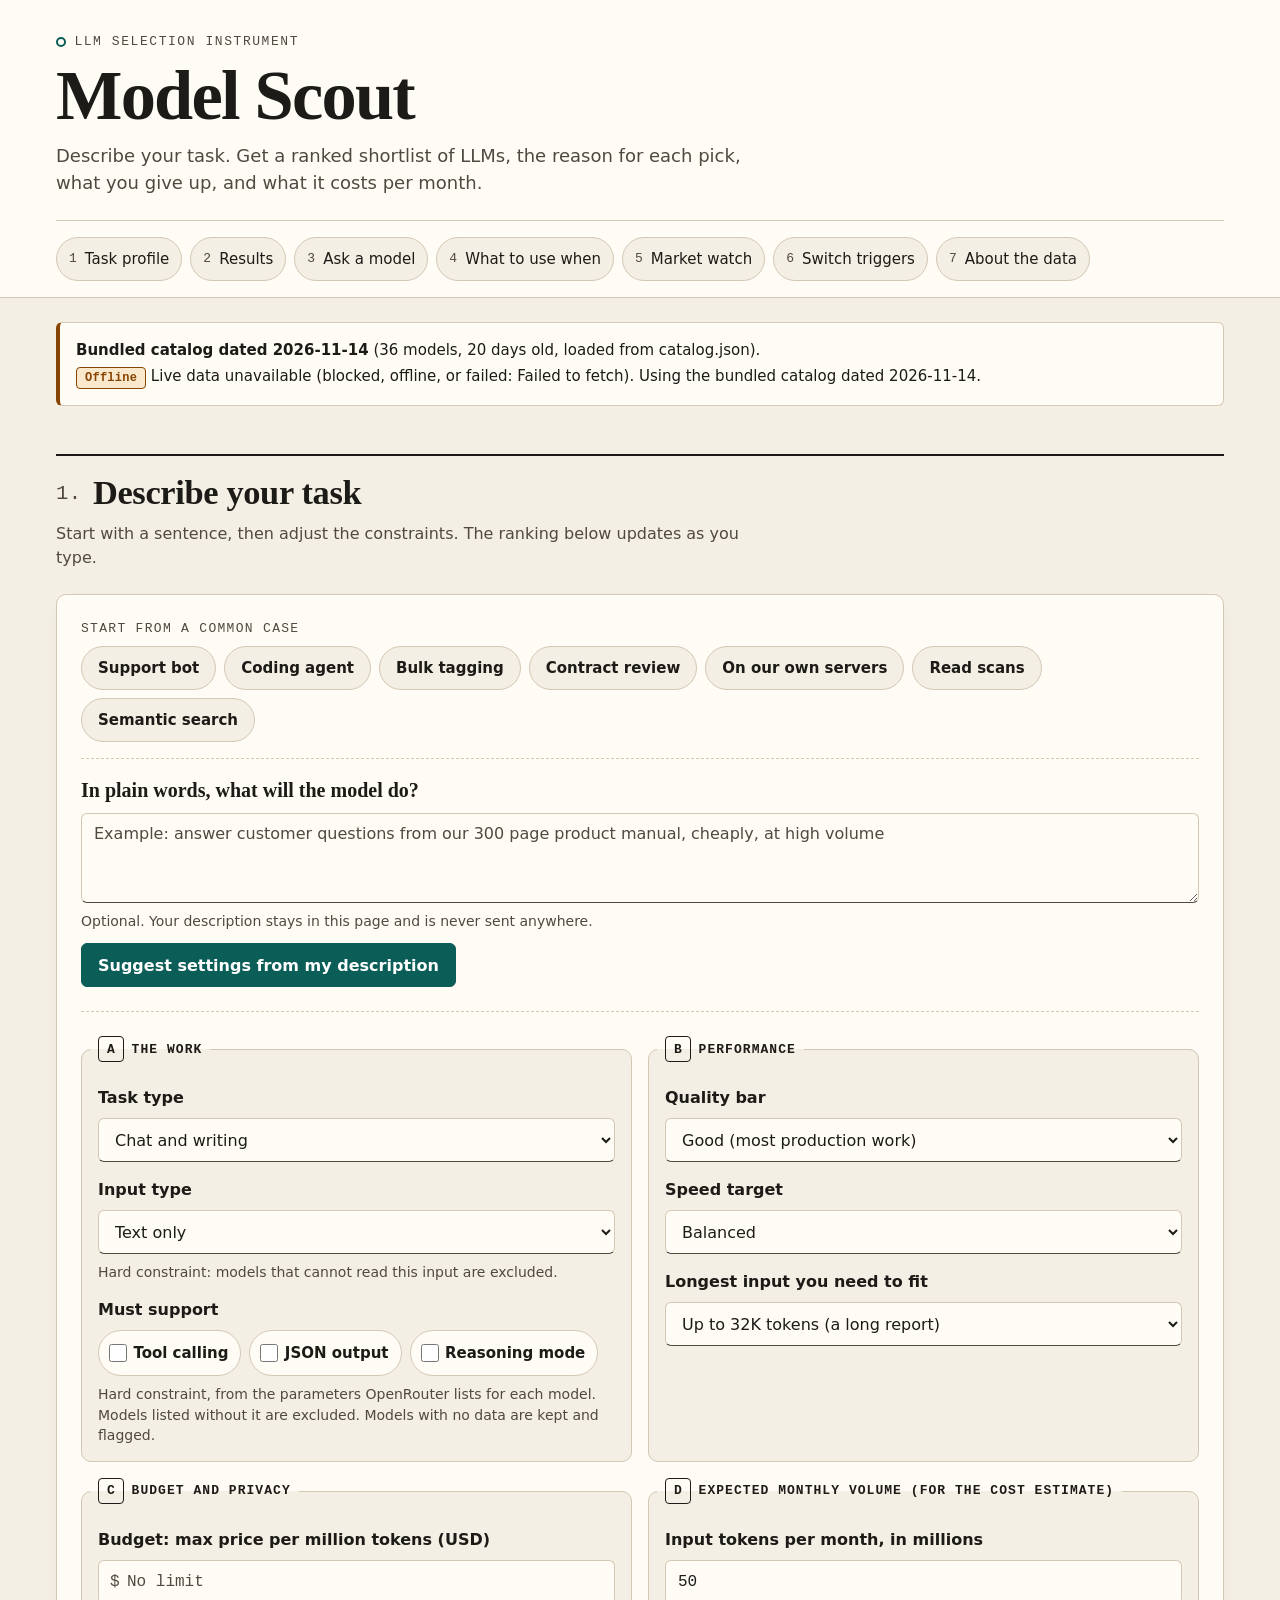
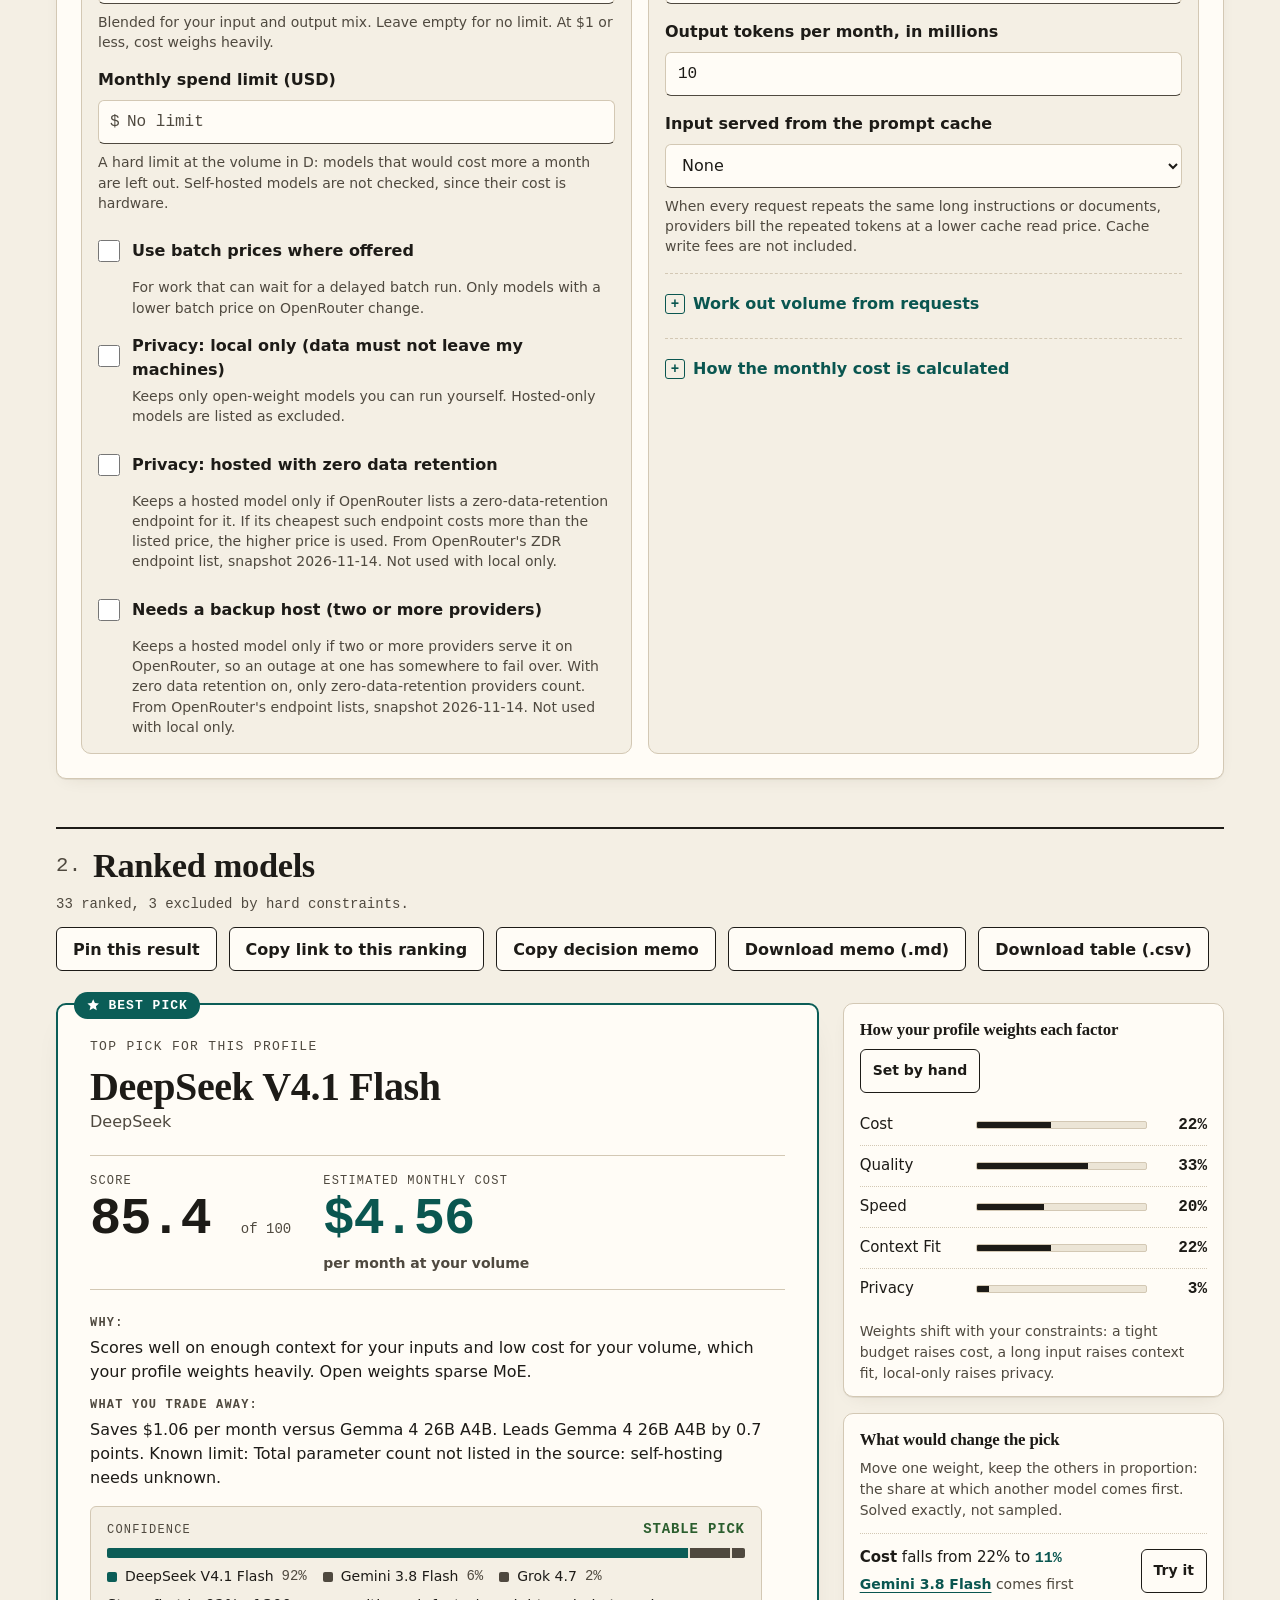
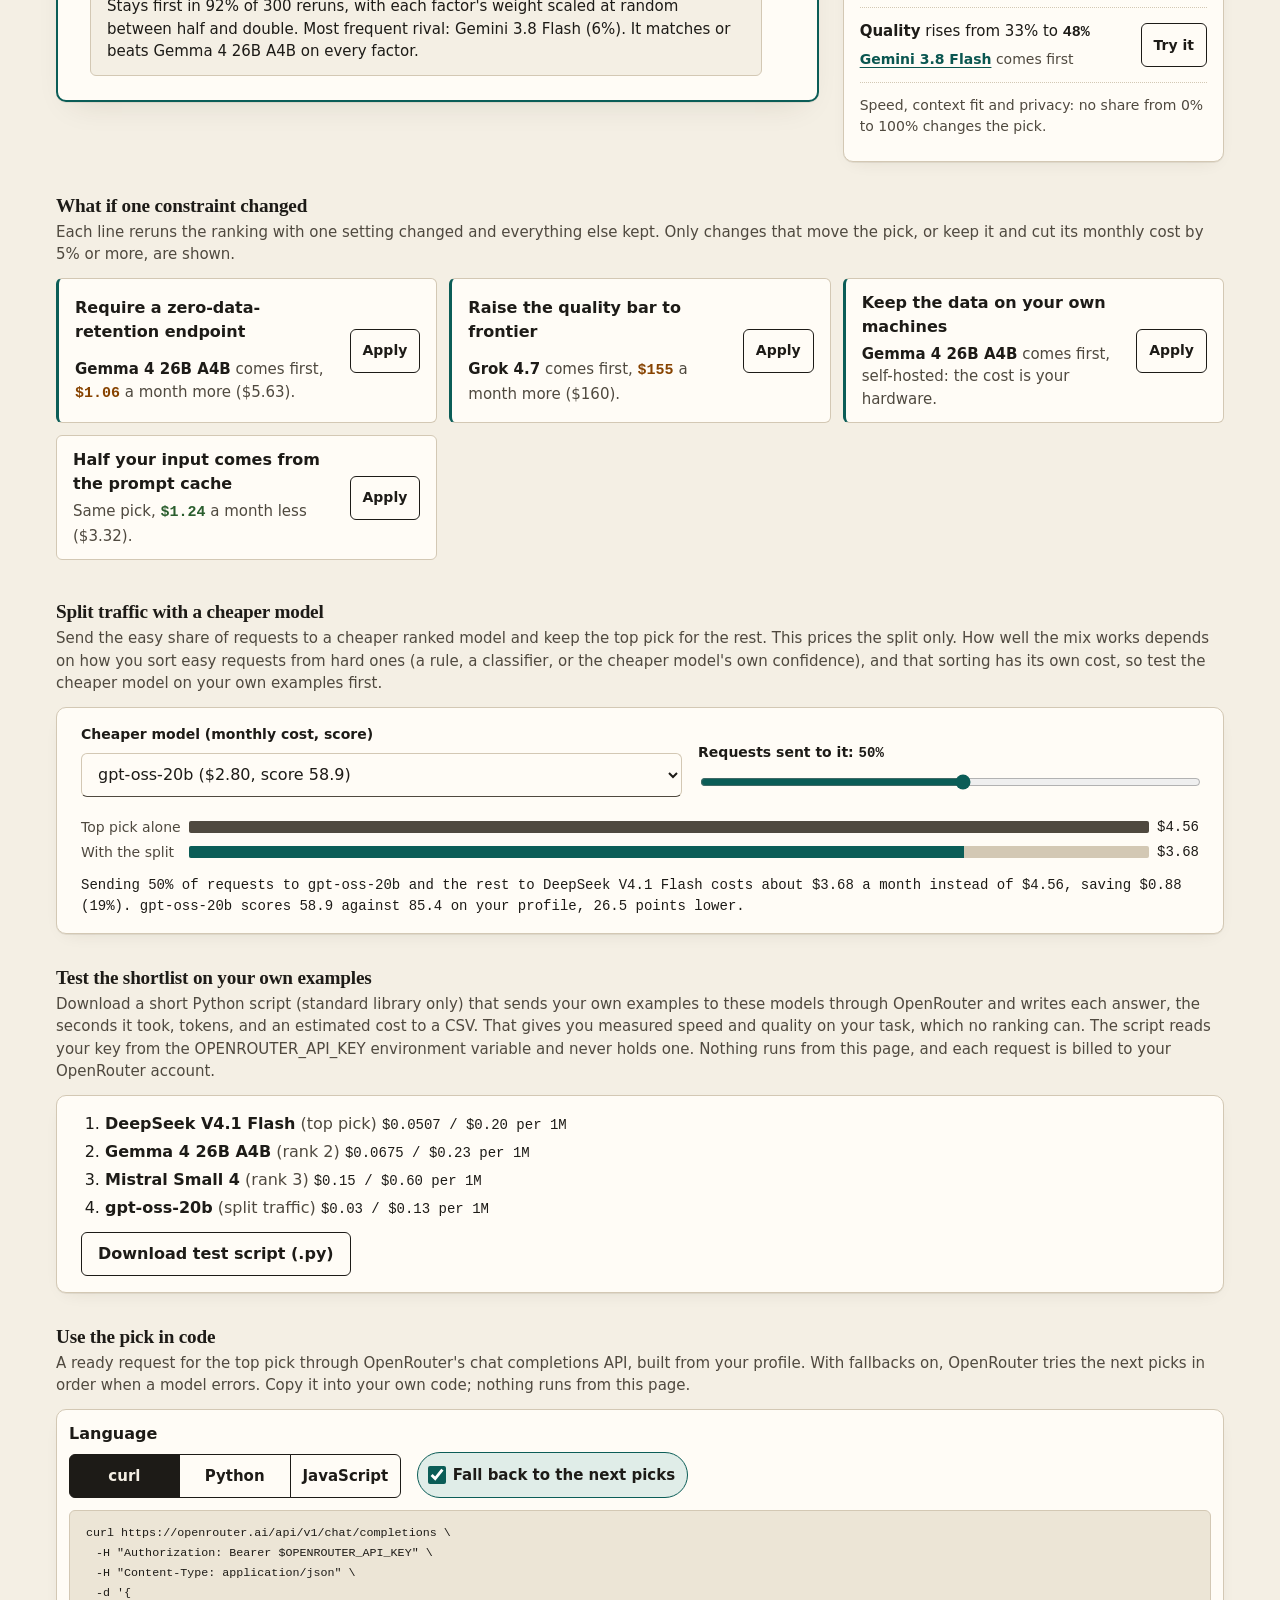
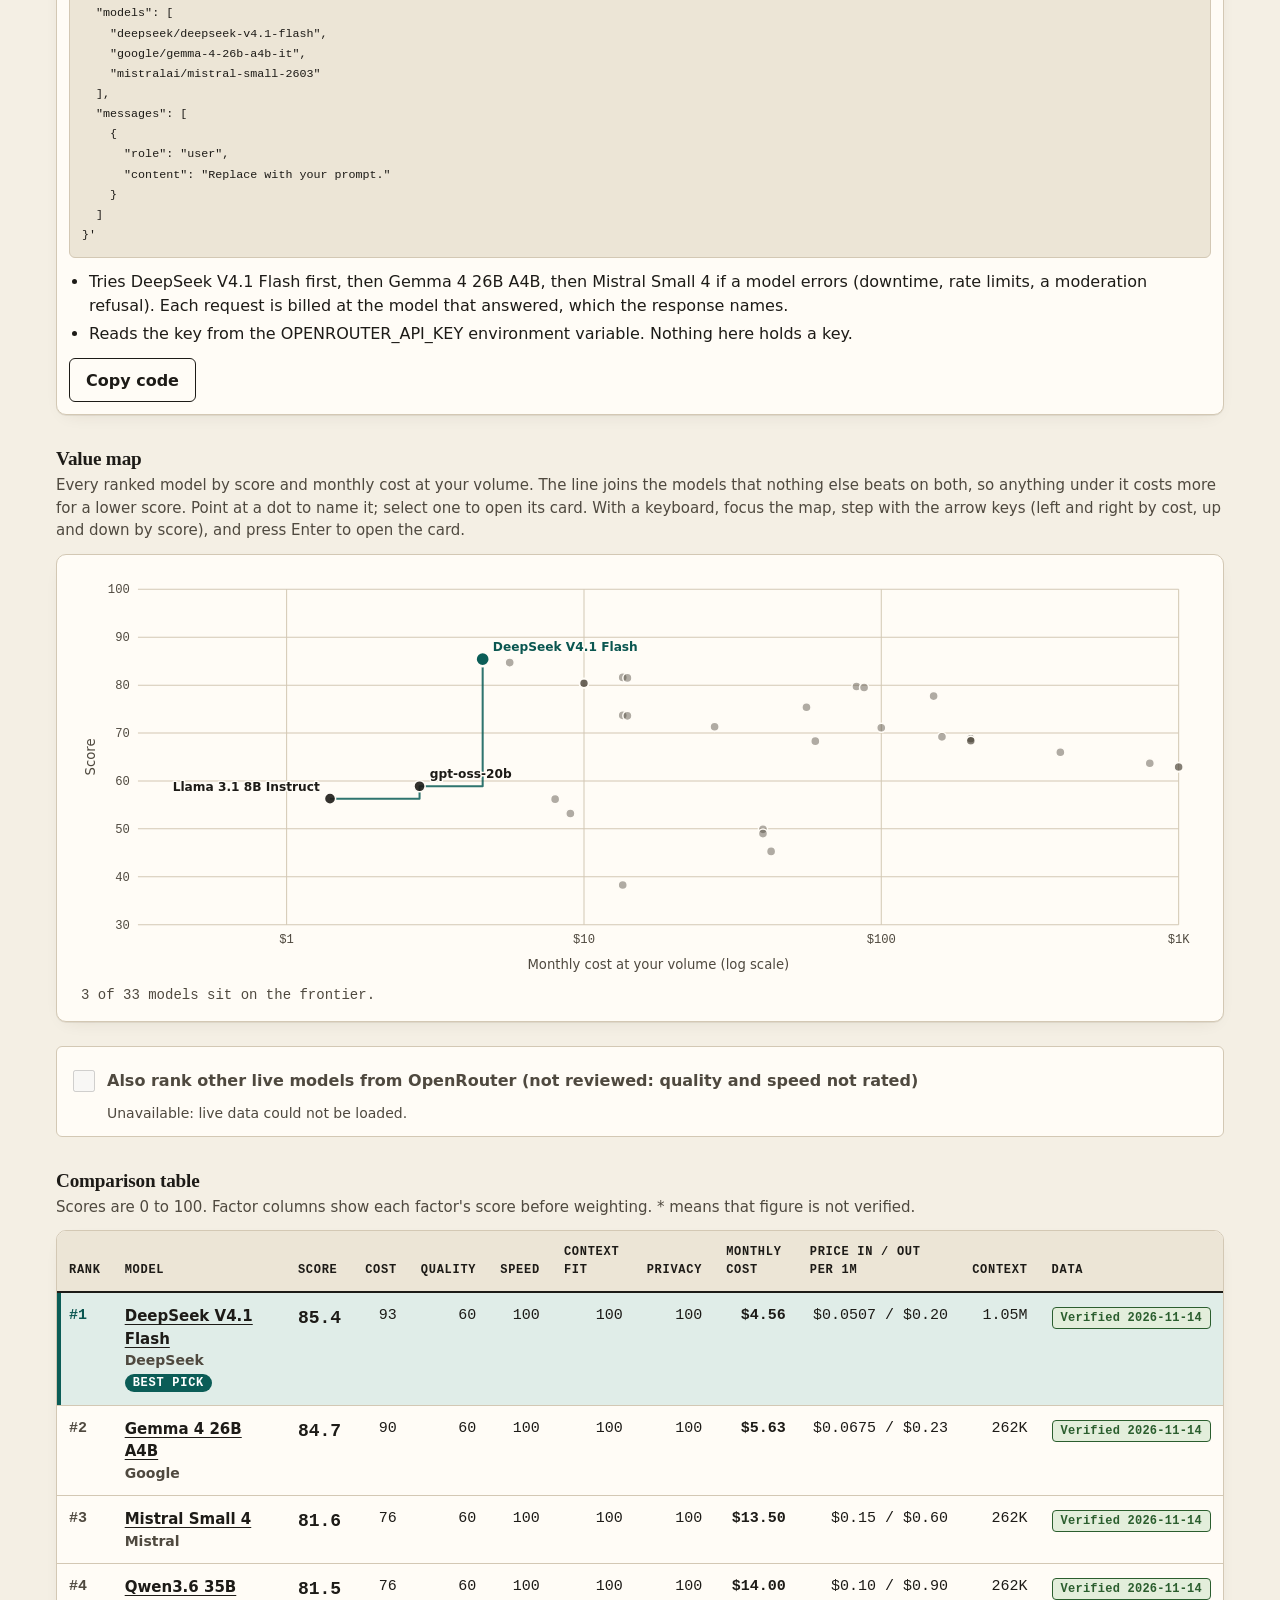
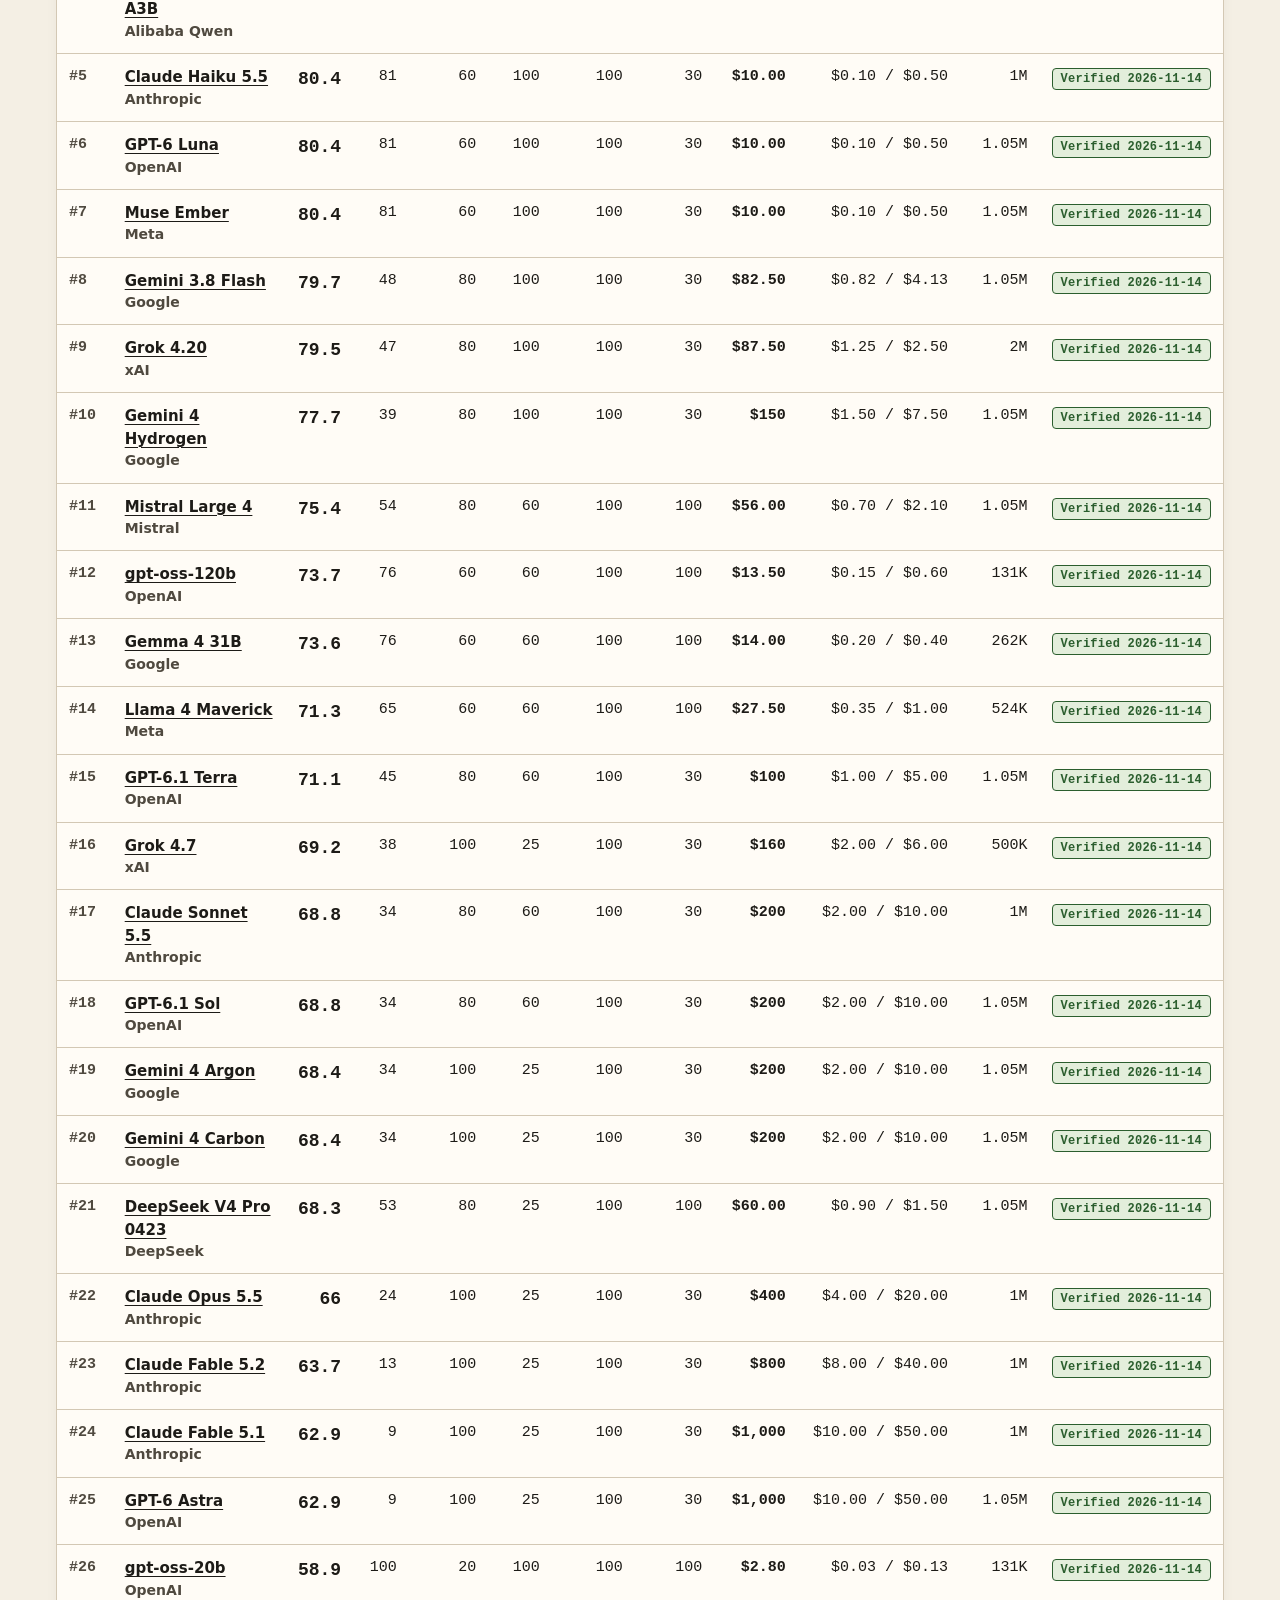
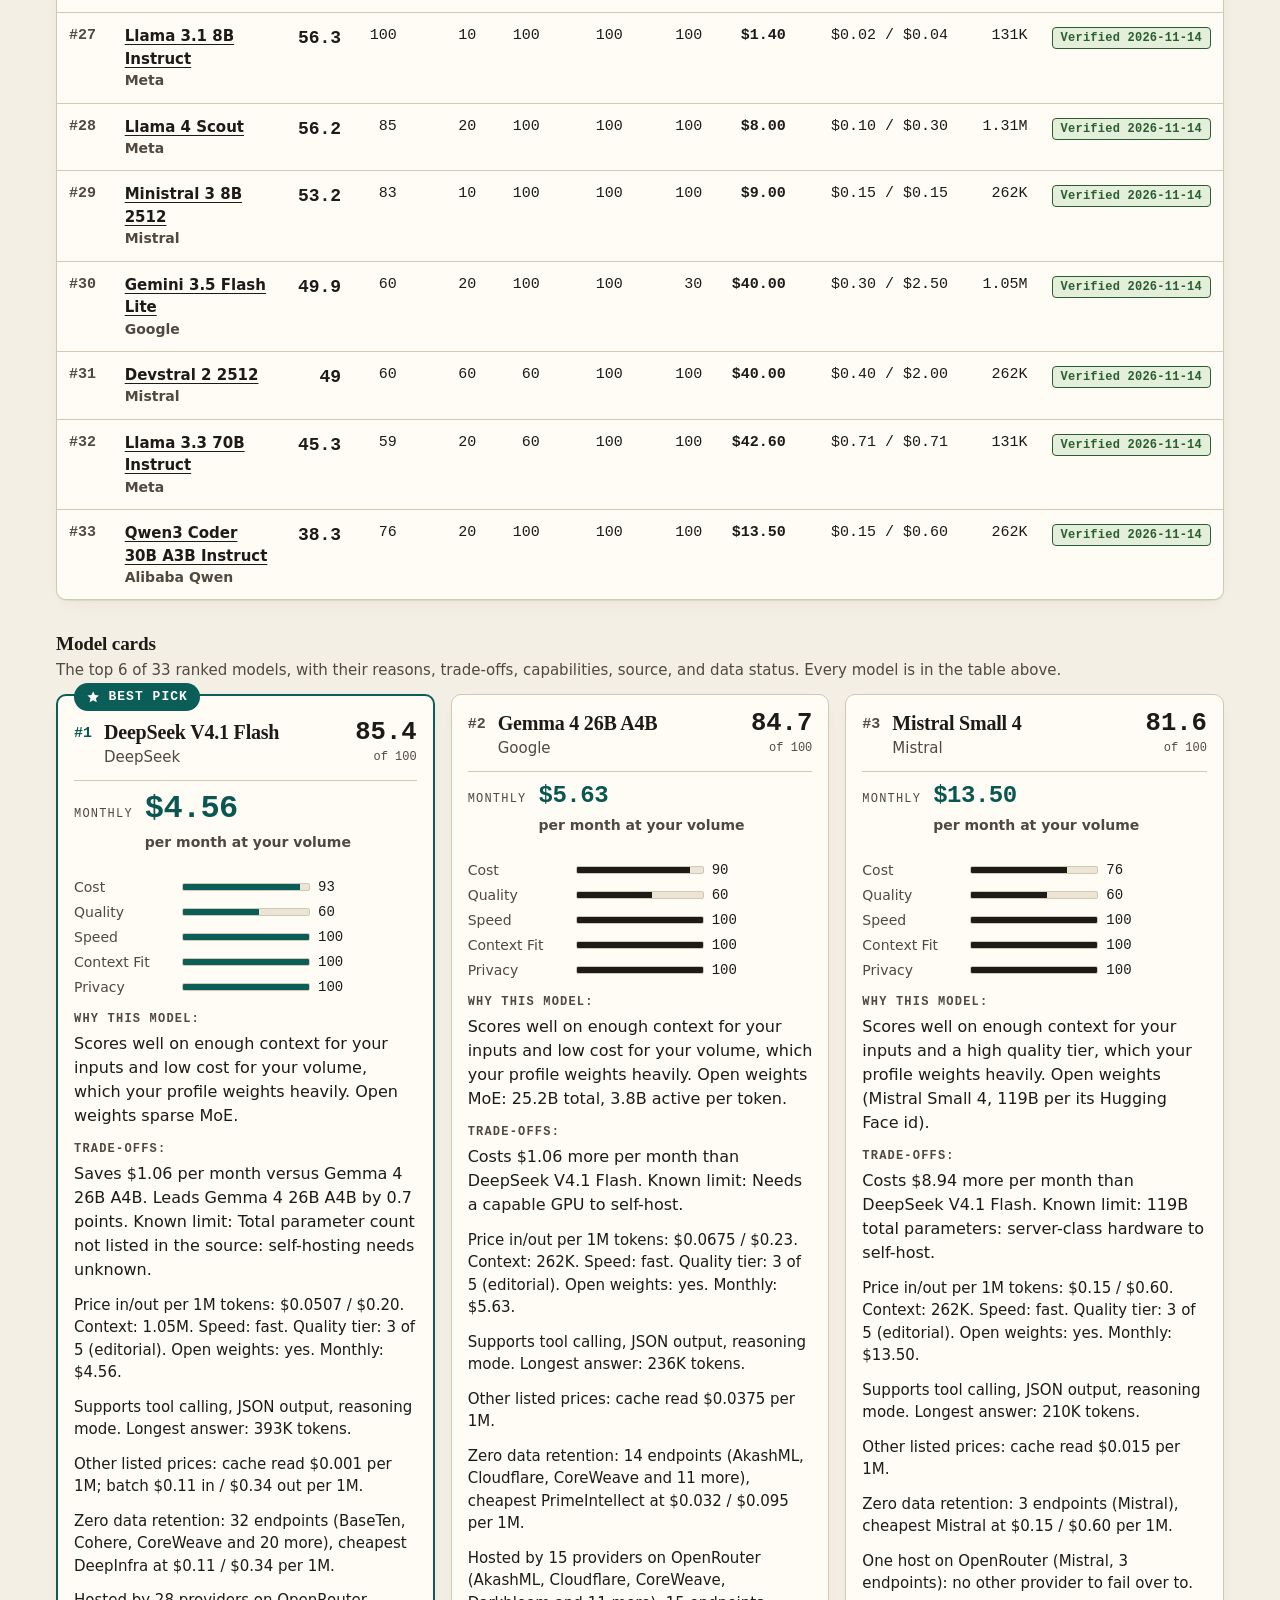
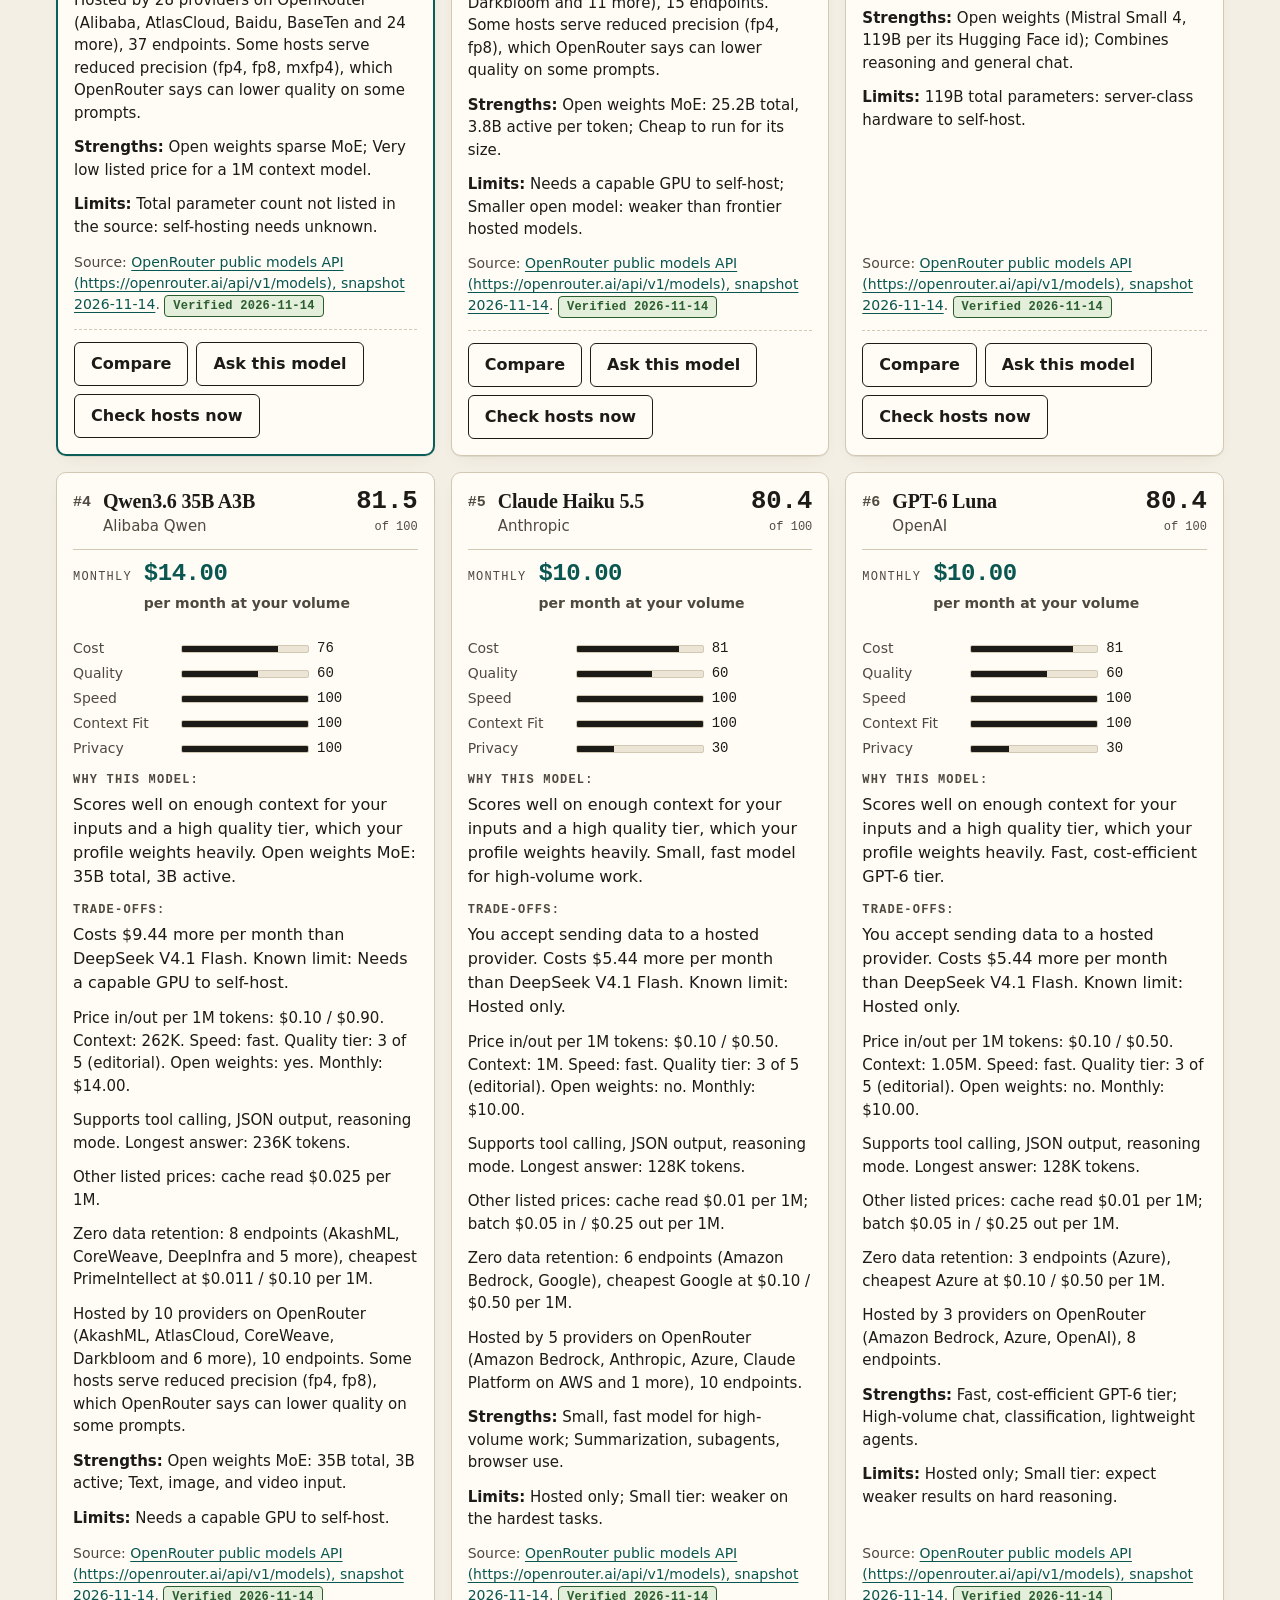
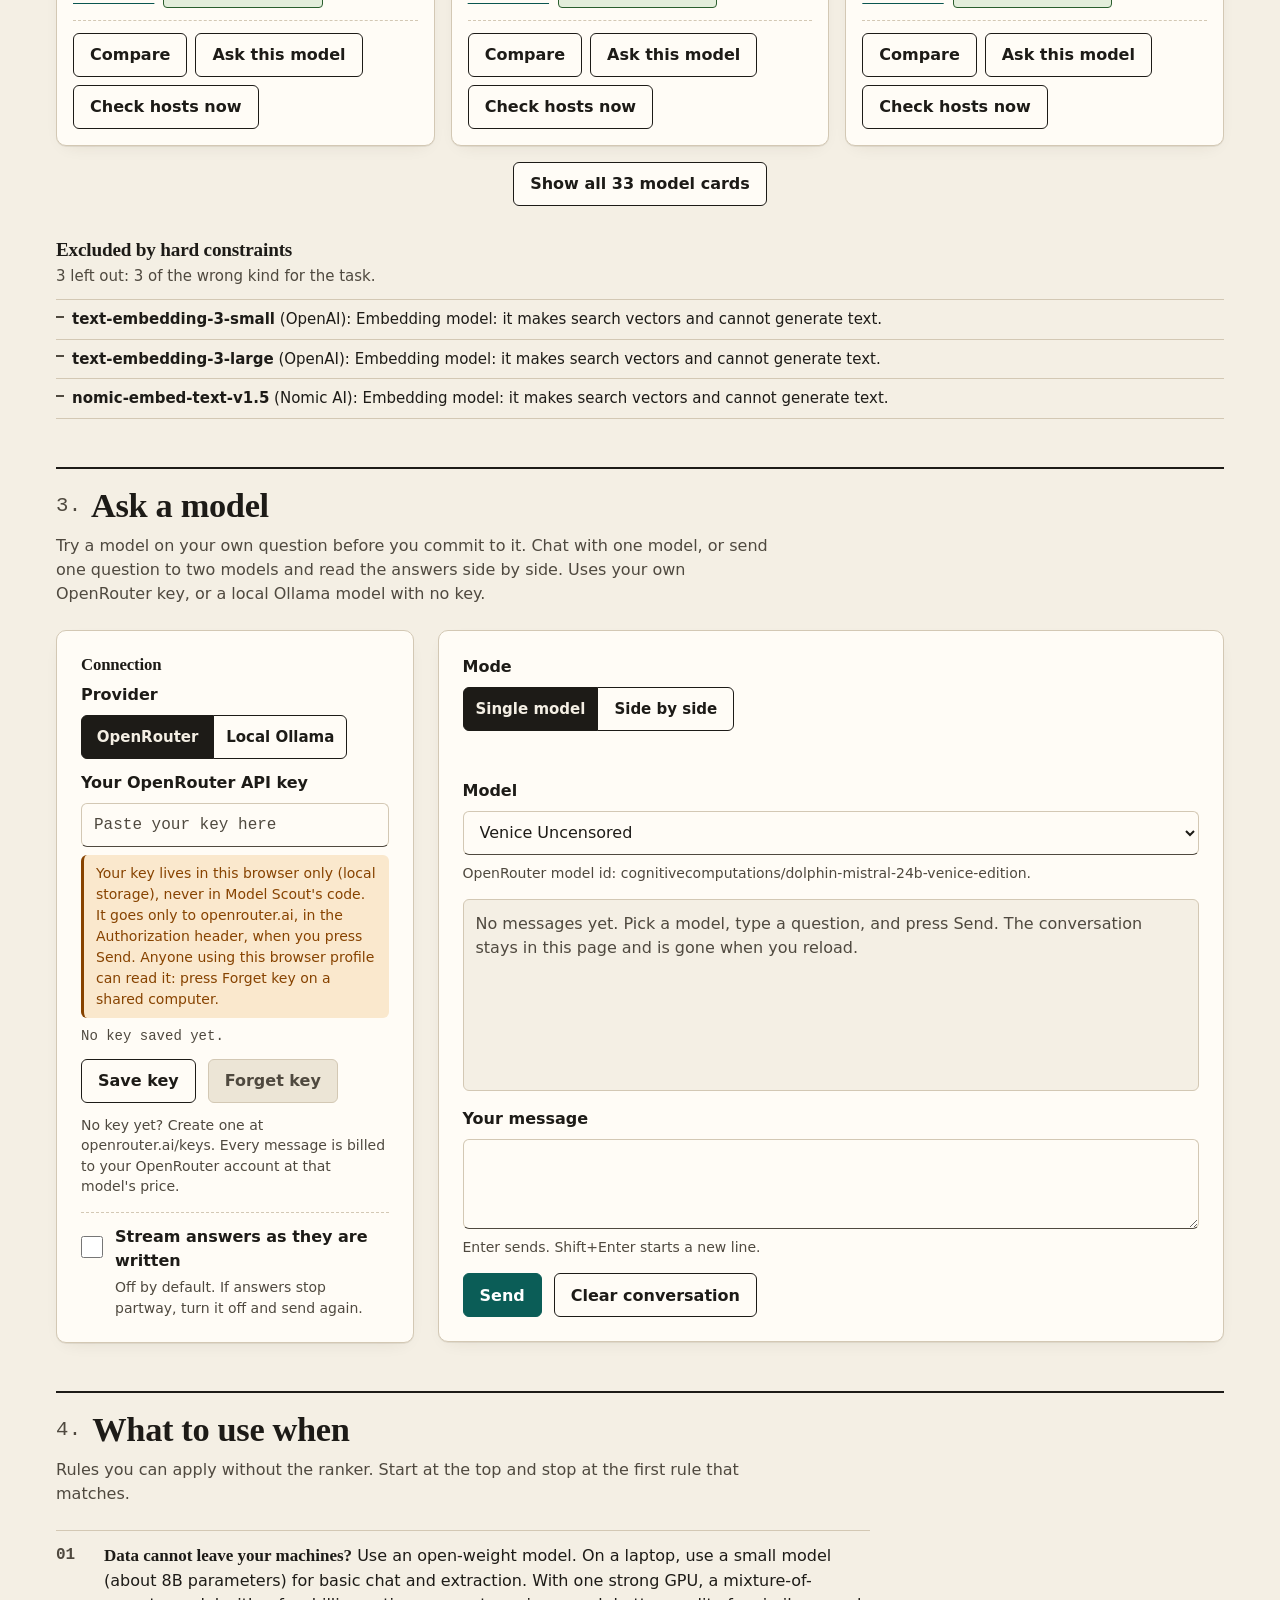
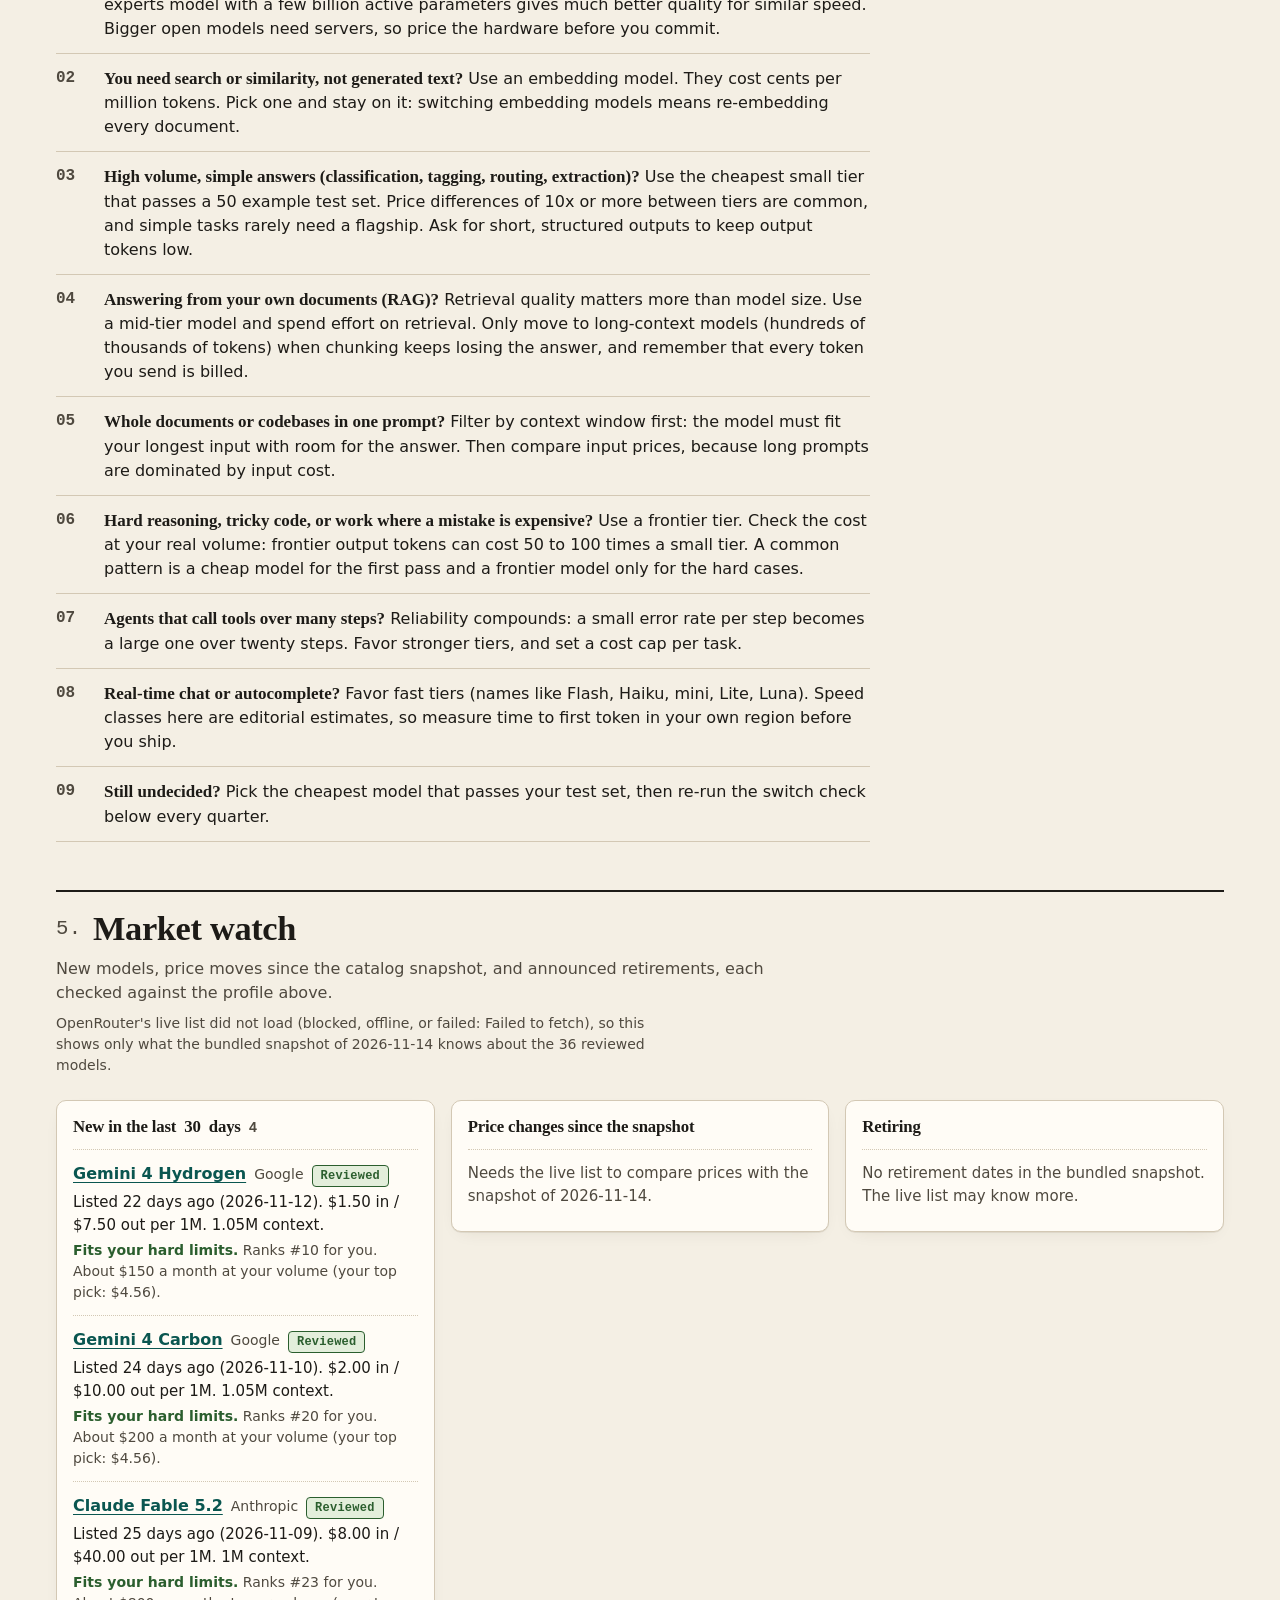
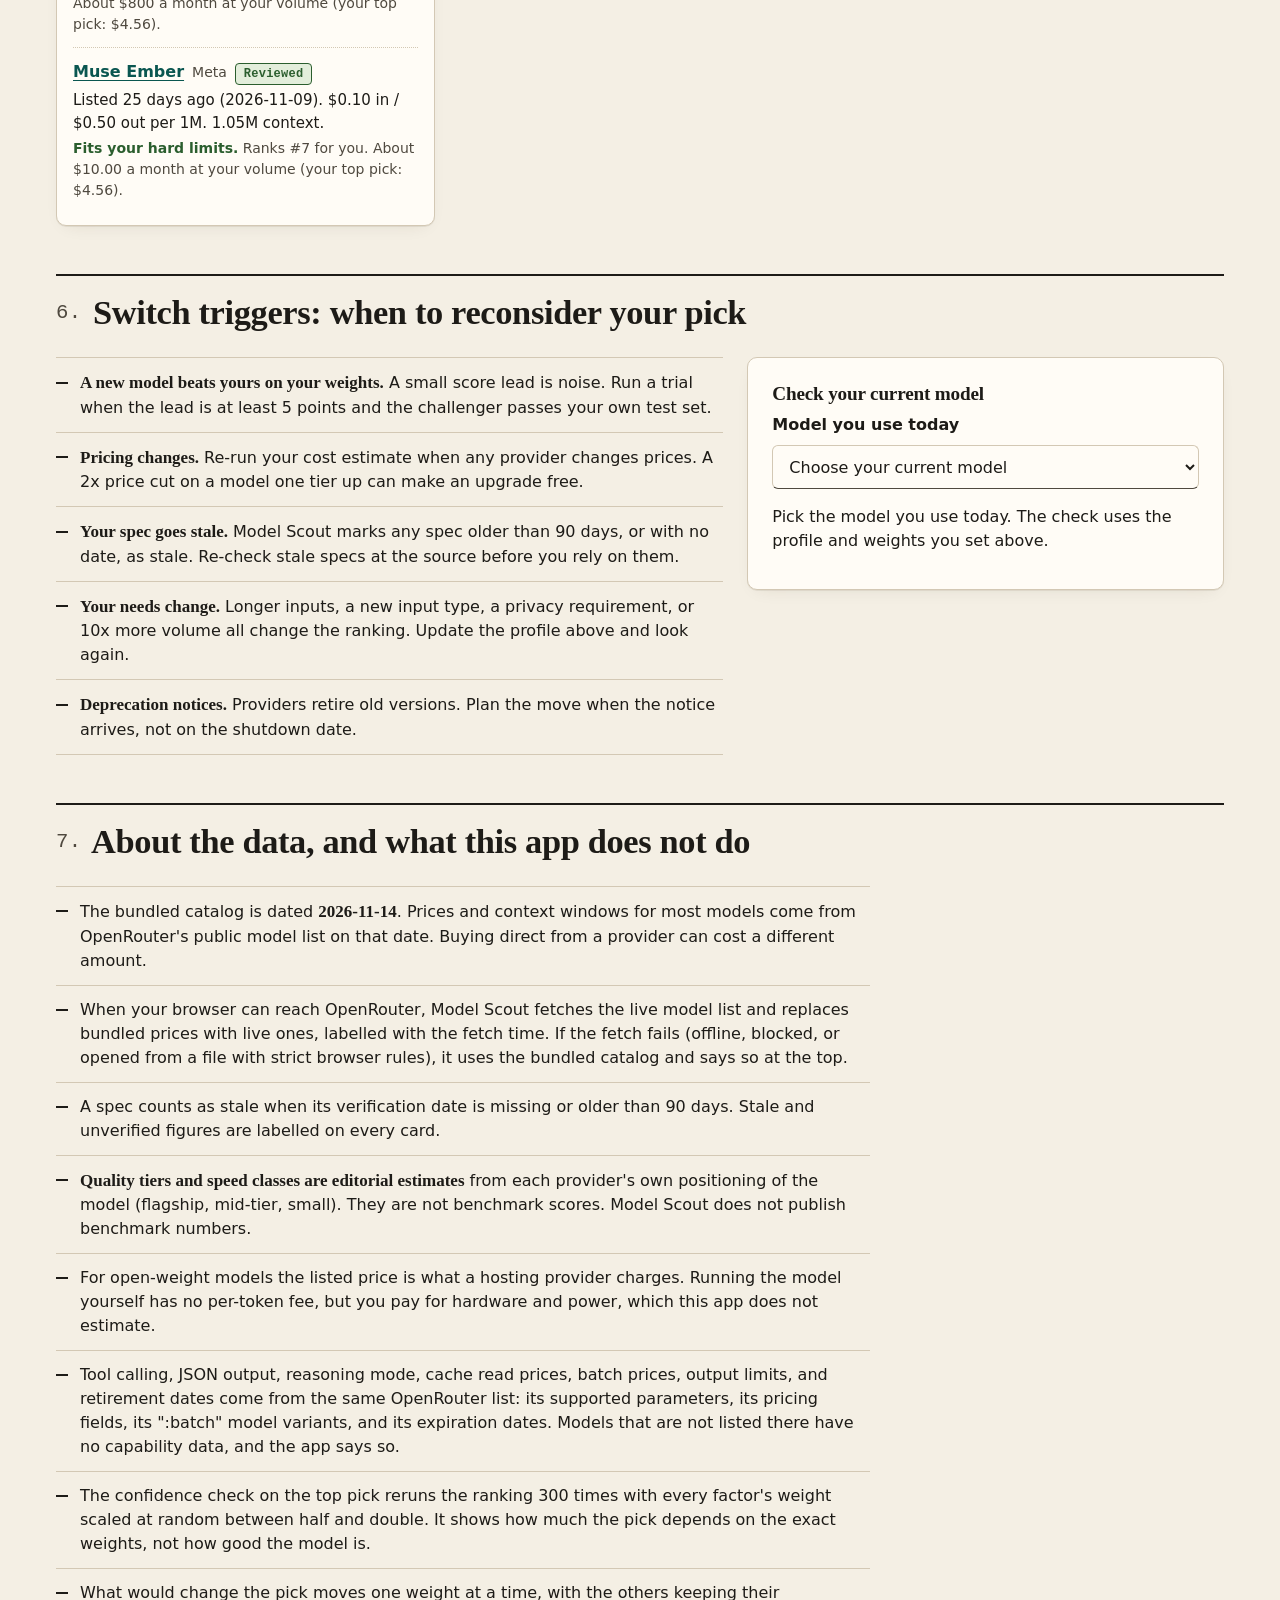
<file: model-scout/index.html>
<!doctype html>
<html lang="en">
<head>
  <meta charset="utf-8">
  <meta name="viewport" content="width=device-width, initial-scale=1">
  <title>Model Scout: pick the right LLM for your task</title>
  <meta name="description" content="Describe your task and constraints. Model Scout ranks LLMs on cost, quality, speed, context, and privacy, and explains every pick.">
  <meta name="color-scheme" content="light dark">
  <link rel="icon" href="data:image/svg+xml,%3Csvg xmlns='http://www.w3.org/2000/svg' viewBox='0 0 32 32'%3E%3Ccircle cx='16' cy='16' r='10.5' fill='none' stroke='%230b5d57' stroke-width='5'/%3E%3C/svg%3E">
  <link rel="stylesheet" href="styles.css?v=96f3e63d2d">
</head>
<body>
  <a class="skip" href="#results">Skip to results</a>
  <header class="masthead">
    <div class="wrap">
      <p class="kicker"><span class="kicker-mark" aria-hidden="true"></span>LLM selection instrument</p>
      <h1>Model Scout</h1>
      <p class="tagline">Describe your task. Get a ranked shortlist of LLMs, the reason for each pick, what you give up, and what it costs per month.</p>
      <nav class="sections" aria-label="Sections">
        <a href="#profile-section"><span class="nav-num">1</span> Task profile</a>
        <a href="#results"><span class="nav-num">2</span> Results</a>
        <a href="#chat"><span class="nav-num">3</span> Ask a model</a>
        <a href="#playbook"><span class="nav-num">4</span> What to use when</a>
        <a href="#market"><span class="nav-num">5</span> Market watch</a>
        <a href="#switch"><span class="nav-num">6</span> Switch triggers</a>
        <a href="#about"><span class="nav-num">7</span> About the data</a>
      </nav>
    </div>
  </header>

  <main class="wrap">
    <section id="data-status" class="status" data-state="loading" aria-live="polite">
      <p class="loading-line"><span class="spinner" aria-hidden="true"></span>Loading the model catalog...</p>
    </section>
    <noscript><p class="verdict warn">The ranking needs JavaScript. The playbook and switch triggers below still work as plain guidance.</p></noscript>

    <section id="profile-section" class="block" aria-labelledby="profile-h">
      <div class="block-head">
        <h2 id="profile-h"><span class="sec-num">1.</span> Describe your task</h2>
        <p class="block-lede">Start with a sentence, then adjust the constraints. The ranking below updates as you type.</p>
      </div>
      <form id="profile" class="panel profiler" novalidate>
        <div id="presets" class="presets" hidden>
          <p id="presets-label" class="presets-label">Start from a common case</p>
          <div id="preset-list" class="preset-list" role="group" aria-labelledby="presets-label"></div>
          <p id="preset-result" class="muted preset-result" aria-live="polite"></p>
        </div>

        <div class="field describe">
          <label for="task-desc">In plain words, what will the model do?</label>
          <textarea id="task-desc" rows="3" aria-describedby="task-desc-help" placeholder="Example: answer customer questions from our 300 page product manual, cheaply, at high volume"></textarea>
          <small id="task-desc-help">Optional. Your description stays in this page and is never sent anywhere.</small>
          <div class="row suggest-row">
            <button type="button" id="suggest" class="btn primary">Suggest settings from my description</button>
            <span id="suggest-result" class="muted" aria-live="polite"></span>
          </div>
        </div>

        <div class="groups">
          <fieldset class="group">
            <legend><span class="group-num">A</span> The work</legend>
            <div class="field">
              <label for="task-type">Task type</label>
              <select id="task-type">
                <option value="chat">Chat and writing</option>
                <option value="code">Code</option>
                <option value="rag">RAG (answer from your documents)</option>
                <option value="vision">Vision (images)</option>
                <option value="embeddings">Embeddings (search vectors)</option>
                <option value="agentic">Agentic work (tools, multi-step)</option>
              </select>
            </div>
            <div class="field">
              <label for="modality">Input type</label>
              <select id="modality" aria-describedby="modality-help">
                <option value="text">Text only</option>
                <option value="image">Images</option>
                <option value="file">Files (PDF and similar)</option>
                <option value="audio">Audio</option>
                <option value="video">Video</option>
              </select>
              <small id="modality-help">Hard constraint: models that cannot read this input are excluded.</small>
            </div>
            <fieldset class="field caps" aria-describedby="caps-help">
              <legend>Must support</legend>
              <div class="caps-row">
                <div class="check chip"><input id="need-tools" type="checkbox"><label for="need-tools">Tool calling</label></div>
                <div class="check chip"><input id="need-json" type="checkbox"><label for="need-json">JSON output</label></div>
                <div class="check chip"><input id="need-reasoning" type="checkbox"><label for="need-reasoning">Reasoning mode</label></div>
              </div>
              <small id="caps-help">Hard constraint, from the parameters OpenRouter lists for each model. Models listed without it are excluded. Models with no data are kept and flagged.</small>
            </fieldset>
          </fieldset>

          <fieldset class="group">
            <legend><span class="group-num">B</span> Performance</legend>
            <div class="field">
              <label for="quality">Quality bar</label>
              <select id="quality">
                <option value="good">Good (most production work)</option>
                <option value="basic">Basic (classification, extraction, simple chat)</option>
                <option value="frontier">Frontier (hardest reasoning, coding, research)</option>
              </select>
            </div>
            <div class="field">
              <label for="latency">Speed target</label>
              <select id="latency">
                <option value="balanced">Balanced</option>
                <option value="fast">Fast (real-time chat, autocomplete)</option>
                <option value="any">Do not care (batch jobs)</option>
              </select>
            </div>
            <div class="field">
              <label for="context-need">Longest input you need to fit</label>
              <select id="context-need">
                <option value="8000">Up to 8K tokens (a few pages)</option>
                <option value="32000" selected>Up to 32K tokens (a long report)</option>
                <option value="128000">Up to 128K tokens (a short book)</option>
                <option value="200000">Up to 200K tokens</option>
                <option value="400000">Up to 400K tokens (a large codebase slice)</option>
                <option value="1000000">Up to 1M tokens</option>
                <option value="2000000">Up to 2M tokens</option>
              </select>
            </div>
          </fieldset>

          <fieldset class="group">
            <legend><span class="group-num">C</span> Budget and privacy</legend>
            <div class="field">
              <label for="budget">Budget: max price per million tokens (USD)</label>
              <div class="affix">
                <span class="affix-mark" aria-hidden="true">$</span>
                <input id="budget" type="number" min="0" step="0.05" inputmode="decimal" placeholder="No limit" aria-describedby="budget-help budget-error">
              </div>
              <small id="budget-help">Blended for your input and output mix. Leave empty for no limit. At $1 or less, cost weighs heavily.</small>
              <p id="budget-error" class="field-error" aria-live="polite"></p>
            </div>
            <div class="field">
              <label for="monthly-cap">Monthly spend limit (USD)</label>
              <div class="affix">
                <span class="affix-mark" aria-hidden="true">$</span>
                <input id="monthly-cap" type="number" min="0" step="1" inputmode="decimal" placeholder="No limit" aria-describedby="monthly-cap-help monthly-cap-error">
              </div>
              <small id="monthly-cap-help">A hard limit at the volume in D: models that would cost more a month are left out. Self-hosted models are not checked, since their cost is hardware.</small>
              <p id="monthly-cap-error" class="field-error" aria-live="polite"></p>
            </div>
            <div class="field check">
              <input id="use-batch" type="checkbox" aria-describedby="use-batch-help">
              <label for="use-batch">Use batch prices where offered</label>
              <small id="use-batch-help">For work that can wait for a delayed batch run. Only models with a lower batch price on OpenRouter change.</small>
            </div>
            <div class="field check">
              <input id="local-only" type="checkbox" aria-describedby="local-only-help">
              <label for="local-only">Privacy: local only (data must not leave my machines)</label>
              <small id="local-only-help">Keeps only open-weight models you can run yourself. Hosted-only models are listed as excluded.</small>
            </div>
            <div class="field check">
              <input id="need-zdr" type="checkbox" aria-describedby="need-zdr-help">
              <label for="need-zdr">Privacy: hosted with zero data retention</label>
              <small id="need-zdr-help">Keeps a hosted model only if OpenRouter lists a zero-data-retention endpoint for it. If its cheapest such endpoint costs more than the listed price, the higher price is used. From OpenRouter's ZDR endpoint list, snapshot <span id="zdr-date">in the catalog</span>. Not used with local only.</small>
            </div>
            <div class="field check">
              <input id="need-backup" type="checkbox" aria-describedby="need-backup-help">
              <label for="need-backup">Needs a backup host (two or more providers)</label>
              <small id="need-backup-help">Keeps a hosted model only if two or more providers serve it on OpenRouter, so an outage at one has somewhere to fail over. With zero data retention on, only zero-data-retention providers count. From OpenRouter's endpoint lists, snapshot <span id="hosts-date">in the catalog</span>. Not used with local only.</small>
            </div>
          </fieldset>

          <fieldset class="group">
            <legend><span class="group-num">D</span> Expected monthly volume (for the cost estimate)</legend>
            <div class="field">
              <label for="vol-in">Input tokens per month, in millions</label>
              <input id="vol-in" type="number" min="0" step="any" value="50" inputmode="decimal" aria-describedby="vol-in-error">
              <p id="vol-in-error" class="field-error" aria-live="polite"></p>
            </div>
            <div class="field">
              <label for="vol-out">Output tokens per month, in millions</label>
              <input id="vol-out" type="number" min="0" step="any" value="10" inputmode="decimal" aria-describedby="vol-out-error">
              <p id="vol-out-error" class="field-error" aria-live="polite"></p>
            </div>
            <div class="field">
              <label for="cache-share">Input served from the prompt cache</label>
              <select id="cache-share" aria-describedby="cache-share-help">
                <option value="0" selected>None</option>
                <option value="0.25">25% of input tokens</option>
                <option value="0.5">50% of input tokens</option>
                <option value="0.75">75% of input tokens</option>
                <option value="0.9">90% of input tokens</option>
              </select>
              <small id="cache-share-help">When every request repeats the same long instructions or documents, providers bill the repeated tokens at a lower cache read price. Cache write fees are not included.</small>
            </div>
            <details id="volume-helper" class="disclose">
              <summary>Work out volume from requests</summary>
              <details id="sample-helper" class="disclose sample-helper">
                <summary>Not sure of the token counts? Paste a sample</summary>
                <p class="muted" id="sample-help">A rough count: about 4 characters per token for English and code, about 1 per Chinese, Japanese or Korean character. Your provider's tokenizer gives the real number. Pasted text stays in this page: it is not saved, sent anywhere, or put in the share link.</p>
                <div class="field">
                  <label for="sample-fixed">Repeated on every request (instructions, shared documents)</label>
                  <textarea id="sample-fixed" rows="3" aria-describedby="sample-help"></textarea>
                </div>
                <div class="field">
                  <label for="sample-var">A typical message or input that changes each time</label>
                  <textarea id="sample-var" rows="3" aria-describedby="sample-help"></textarea>
                </div>
                <div class="field">
                  <label for="sample-reply">A typical reply</label>
                  <textarea id="sample-reply" rows="3" aria-describedby="sample-help"></textarea>
                </div>
                <p id="sample-readout" class="readout helper-readout" aria-live="polite">Paste a message or a reply to count its tokens.</p>
                <button type="button" id="sample-apply" class="btn" disabled>Use these counts</button>
              </details>
              <div class="helper-grid">
                <div class="field">
                  <label for="req-day">Requests per day</label>
                  <input id="req-day" type="number" min="0" step="any" inputmode="decimal" placeholder="2000">
                </div>
                <div class="field">
                  <label for="req-in">Input tokens per request</label>
                  <input id="req-in" type="number" min="0" step="any" inputmode="decimal" placeholder="1500">
                </div>
                <div class="field">
                  <label for="req-out">Output tokens per request</label>
                  <input id="req-out" type="number" min="0" step="any" inputmode="decimal" placeholder="300">
                </div>
              </div>
              <p id="req-readout" class="readout helper-readout" aria-live="polite">Fill in the three numbers to see the monthly volume.</p>
              <button type="button" id="req-apply" class="btn" disabled>Use these volumes</button>
            </details>
            <details class="disclose">
              <summary>How the monthly cost is calculated</summary>
              <p class="muted">Monthly cost = input tokens x input price + output tokens x output price, with prices per million tokens. With a cache share, that share of input tokens uses the cache read price. With batch prices on, models that list a lower batch price use it instead (the cache discount is then not added on top). A rough guide: one page of English is about 500 to 700 tokens.</p>
            </details>
          </fieldset>
        </div>
      </form>
    </section>

    <section id="results" class="block" aria-labelledby="results-h" tabindex="-1">
      <div class="block-head">
        <h2 id="results-h"><span class="sec-num">2.</span> Ranked models</h2>
        <p id="result-count" class="block-lede readout" aria-live="polite">Ranking will appear once the catalog loads.</p>
        <div class="share-row">
          <button type="button" id="pin-btn" class="btn">Pin this result</button>
          <button type="button" id="share-link" class="btn">Copy link to this ranking</button>
          <button type="button" id="memo-copy" class="btn">Copy decision memo</button>
          <button type="button" id="memo-download" class="btn">Download memo (.md)</button>
          <button type="button" id="table-csv" class="btn">Download table (.csv)</button>
          <span id="share-status" class="muted" aria-live="polite"></span>
        </div>
        <div id="pin-bar" class="pin-bar" role="region" aria-labelledby="pin-h" hidden>
          <h3 id="pin-h" class="pin-h">Pinned scenario</h3>
          <p id="pin-text" class="pin-text" aria-live="polite"></p>
          <ul id="pin-diff" class="pin-diff"></ul>
          <div class="pin-actions">
            <button type="button" id="pin-restore" class="btn btn-small">Back to the pinned settings</button>
            <button type="button" id="pin-clear" class="btn btn-small">Unpin</button>
          </div>
        </div>
      </div>

      <div class="results-top">
        <div id="top-pick" class="top-pick" aria-live="polite" aria-busy="true">
          <p class="eyebrow">Top pick for this profile</p>
          <p class="loading-line"><span class="spinner" aria-hidden="true"></span>Loading the model catalog...</p>
          <div class="skeleton" aria-hidden="true"><span></span><span></span><span></span></div>
        </div>
        <div class="results-side">
          <aside class="weights-box panel" aria-labelledby="weights-h">
            <div class="weights-head">
              <h3 id="weights-h">How your profile weights each factor</h3>
              <button type="button" id="weights-edit" class="btn btn-small" aria-pressed="false">Set by hand</button>
            </div>
            <ul id="weights" class="weights"></ul>
            <p id="weights-note" class="muted small-print">Weights shift with your constraints: a tight budget raises cost, a long input raises context fit, local-only raises privacy.</p>
            <button type="button" id="weights-reset" class="btn btn-small weights-reset" hidden>Back to profile weights</button>
          </aside>
          <aside class="tips-box panel" aria-labelledby="tips-h">
            <h3 id="tips-h">What would change the pick</h3>
            <p id="tips-lede" class="muted small-print">Move one weight, keep the others in proportion: the share at which another model comes first. Solved exactly, not sampled.</p>
            <ul id="tips" class="tips"></ul>
            <p id="tips-status" class="muted small-print" aria-live="polite"></p>
          </aside>
        </div>
      </div>

      <div class="sub-head">
        <h3 id="whatif-h">What if one constraint changed</h3>
        <p class="muted">Each line reruns the ranking with one setting changed and everything else kept. Only changes that move the pick, or keep it and cut its monthly cost by 5% or more, are shown.</p>
      </div>
      <ul id="whatif" class="whatif" aria-labelledby="whatif-h"></ul>
      <div class="whatif-status">
        <p id="whatif-status" class="muted small-print" aria-live="polite"></p>
        <button type="button" id="whatif-undo" class="btn btn-small" hidden>Undo</button>
      </div>

      <div class="sub-head">
        <h3 id="route-h">Split traffic with a cheaper model</h3>
        <p class="muted">Send the easy share of requests to a cheaper ranked model and keep the top pick for the rest. This prices the split only. How well the mix works depends on how you sort easy requests from hard ones (a rule, a classifier, or the cheaper model's own confidence), and that sorting has its own cost, so test the cheaper model on your own examples first.</p>
      </div>
      <div id="route" class="route panel" aria-labelledby="route-h">
        <div class="route-controls">
          <div class="field">
            <label for="route-model">Cheaper model (monthly cost, score)</label>
            <select id="route-model" disabled><option value="">Waiting for the ranking</option></select>
          </div>
          <div class="field">
            <label for="route-share">Requests sent to it: <output id="route-share-out" for="route-share">50%</output></label>
            <input id="route-share" type="range" min="0" max="95" step="5" value="50" disabled>
          </div>
        </div>
        <div id="route-bars" class="route-bars" aria-hidden="true"></div>
        <p id="route-readout" class="readout route-readout" aria-live="polite">The split appears once the ranking loads.</p>
      </div>

      <div class="sub-head">
        <h3 id="kit-h">Test the shortlist on your own examples</h3>
        <p class="muted">Download a short Python script (standard library only) that sends your own examples to these models through OpenRouter and writes each answer, the seconds it took, tokens, and an estimated cost to a CSV. That gives you measured speed and quality on your task, which no ranking can. The script reads your key from the OPENROUTER_API_KEY environment variable and never holds one. Nothing runs from this page, and each request is billed to your OpenRouter account.</p>
      </div>
      <div id="kit" class="kit panel" aria-labelledby="kit-h">
        <ol id="kit-models" class="kit-models"><li>The models appear once the ranking loads.</li></ol>
        <div class="kit-actions">
          <button type="button" id="kit-download" class="btn" disabled>Download test script (.py)</button>
          <p id="kit-status" class="muted small-print" aria-live="polite"></p>
        </div>
      </div>

      <div class="sub-head">
        <h3 id="snippet-h">Use the pick in code</h3>
        <p class="muted">A ready request for the top pick through OpenRouter's chat completions API, built from your profile. With fallbacks on, OpenRouter tries the next picks in order when a model errors. Copy it into your own code; nothing runs from this page.</p>
      </div>
      <div id="snippet" class="snippet panel" aria-labelledby="snippet-h">
        <div class="snippet-controls">
          <fieldset class="seg-group">
            <legend>Language</legend>
            <div class="seg">
              <input type="radio" name="snippet-lang" id="snippet-lang-curl" value="curl" checked>
              <label for="snippet-lang-curl">curl</label>
              <input type="radio" name="snippet-lang" id="snippet-lang-python" value="python">
              <label for="snippet-lang-python">Python</label>
              <input type="radio" name="snippet-lang" id="snippet-lang-javascript" value="javascript">
              <label for="snippet-lang-javascript">JavaScript</label>
            </div>
          </fieldset>
          <div class="check chip">
            <input id="snippet-fallback" type="checkbox" checked>
            <label for="snippet-fallback">Fall back to the next picks</label>
          </div>
        </div>
        <pre class="snippet-code" tabindex="0" role="region" aria-label="Request code"><code id="snippet-code">The request appears once the ranking loads.</code></pre>
        <ul id="snippet-notes" class="snippet-notes"></ul>
        <div class="kit-actions">
          <button type="button" id="snippet-copy" class="btn" disabled>Copy code</button>
          <p id="snippet-status" class="muted small-print" aria-live="polite"></p>
        </div>
      </div>

      <div class="sub-head">
        <h3>Value map</h3>
        <p class="muted">Every ranked model by score and monthly cost at your volume. The line joins the models that nothing else beats on both, so anything under it costs more for a lower score. Point at a dot to name it; select one to open its card. With a keyboard, focus the map, step with the arrow keys (left and right by cost, up and down by score), and press Enter to open the card.</p>
      </div>
      <figure id="value-map-fig" class="value-map panel">
        <div id="value-map" class="vm-plot" tabindex="0" role="group" aria-label="Value map. Arrow keys step between models, Enter opens the card." aria-describedby="value-map-readout"><p class="muted">The map appears once the ranking loads.</p></div>
        <figcaption id="value-map-readout" class="vm-readout" aria-live="polite"></figcaption>
      </figure>

      <div class="toolbar">
        <div class="check">
          <input id="include-live" type="checkbox" disabled aria-describedby="include-live-help">
          <label for="include-live">Also rank other live models from OpenRouter (not reviewed: quality and speed not rated)</label>
        </div>
        <small id="include-live-help">Turns on once the live OpenRouter list has loaded.</small>
      </div>

      <div class="sub-head">
        <h3>Comparison table</h3>
        <p class="muted">Scores are 0 to 100. Factor columns show each factor's score before weighting. * means that figure is not verified.</p>
      </div>
      <div class="table-wrap" tabindex="0" role="region" aria-label="Comparison table">
        <table class="compare">
          <thead>
            <tr>
              <th scope="col">Rank</th><th scope="col">Model</th><th scope="col">Score</th>
              <th scope="col">Cost</th><th scope="col">Quality</th><th scope="col">Speed</th><th scope="col">Context fit</th><th scope="col">Privacy</th>
              <th scope="col">Monthly cost</th><th scope="col">Price in / out per 1M</th><th scope="col">Context</th><th scope="col">Data</th>
            </tr>
          </thead>
          <tbody id="compare-body">
            <tr class="placeholder"><td colspan="12">Loading rankings...</td></tr>
          </tbody>
        </table>
      </div>

      <section id="h2h" class="h2h" aria-labelledby="h2h-h" tabindex="-1" hidden>
        <div class="sub-head">
          <h3 id="h2h-h">Head to head</h3>
          <p id="h2h-lede" class="muted">The models you picked with Compare. The better figure in each row is marked.</p>
        </div>
        <div class="h2h-wrap" tabindex="0" role="region" aria-labelledby="h2h-h">
          <table class="h2h-table" id="h2h-table"></table>
        </div>
        <div class="row h2h-actions">
          <button type="button" id="h2h-ask" class="btn primary">Ask the first two side by side</button>
          <button type="button" id="h2h-clear" class="btn">Clear the comparison</button>
        </div>
      </section>

      <div class="sub-head">
        <h3>Model cards</h3>
        <p id="cards-lede" class="muted">Ranked models, with their reasons, trade-offs, capabilities, source, and data status.</p>
      </div>
      <div id="cards" class="cards"></div>
      <div class="cards-more">
        <button type="button" id="cards-toggle" class="btn" aria-controls="cards" aria-expanded="false" hidden>Show every model card</button>
      </div>

      <div class="sub-head">
        <h3>Excluded by hard constraints</h3>
        <p id="excluded-summary" class="muted" aria-live="polite"></p>
      </div>
      <ul id="excluded" class="excluded"></ul>
    </section>

    <section id="chat" class="block" aria-labelledby="chat-h" tabindex="-1">
      <div class="block-head">
        <h2 id="chat-h"><span class="sec-num">3.</span> Ask a model</h2>
        <p class="block-lede">Try a model on your own question before you commit to it. Chat with one model, or send one question to two models and read the answers side by side. Uses your own OpenRouter key, or a local Ollama model with no key.</p>
      </div>
      <div class="chat-layout">
        <div class="chat-settings panel">
          <h3>Connection</h3>
          <fieldset class="seg-group">
            <legend>Provider</legend>
            <div class="seg">
              <input type="radio" name="chat-provider" id="chat-provider-openrouter" value="openrouter" checked>
              <label for="chat-provider-openrouter">OpenRouter</label>
              <input type="radio" name="chat-provider" id="chat-provider-local" value="local">
              <label for="chat-provider-local">Local Ollama</label>
            </div>
          </fieldset>

          <div id="chat-key-box">
            <form id="chat-key-form" class="key-box" novalidate>
              <div class="field">
                <label for="chat-key">Your OpenRouter API key</label>
                <input id="chat-key" type="password" autocomplete="off" autocapitalize="off" spellcheck="false" placeholder="Paste your key here" aria-describedby="chat-key-warning chat-key-status chat-key-error">
                <p id="chat-key-warning" class="key-warning">Your key lives in this browser only (local storage), never in Model Scout's code. It goes only to openrouter.ai, in the Authorization header, when you press Send. Anyone using this browser profile can read it: press Forget key on a shared computer.</p>
                <p id="chat-key-status" class="key-status" aria-live="polite">No key saved yet.</p>
                <p id="chat-key-error" class="field-error" aria-live="polite"></p>
              </div>
              <div class="row">
                <button type="submit" id="chat-key-save" class="btn">Save key</button>
                <button type="button" id="chat-key-forget" class="btn">Forget key</button>
              </div>
              <small class="key-help">No key yet? Create one at openrouter.ai/keys. Every message is billed to your OpenRouter account at that model's price.</small>
            </form>
          </div>

          <div id="chat-local-note" class="local-note" hidden>
            <p><strong>Local Ollama</strong> sends your messages to Ollama on this computer (localhost, port 11434) with the dolphin3 model. No key is needed and nothing leaves your machine.</p>
            <p>It only works when Model Scout is served from localhost, for example with <code>python3 -m http.server 8000</code> and then opening localhost:8000. The public https site cannot call http://localhost, so local mode fails there.</p>
            <p>Before you start, run <code>ollama pull dolphin3</code> and keep Ollama running.</p>
            <p id="chat-local-check" class="verdict warn" aria-live="polite">Checking where this page is served from...</p>
          </div>

          <div class="check stream-check">
            <input id="chat-stream" type="checkbox" aria-describedby="chat-stream-help">
            <label for="chat-stream">Stream answers as they are written</label>
            <small id="chat-stream-help">Off by default. If answers stop partway, turn it off and send again.</small>
          </div>
        </div>

        <div id="chat-main" class="chat-main panel">
          <fieldset class="seg-group">
            <legend>Mode</legend>
            <div class="seg">
              <input type="radio" name="chat-mode" id="chat-mode-single" value="single" checked>
              <label for="chat-mode-single">Single model</label>
              <input type="radio" name="chat-mode" id="chat-mode-side" value="side">
              <label for="chat-mode-side">Side by side</label>
            </div>
          </fieldset>
          <p id="chat-status" class="chat-status" aria-live="polite"></p>

          <div id="chat-single" class="chat-pane">
            <div class="field">
              <label for="chat-model">Model</label>
              <select id="chat-model" aria-describedby="chat-model-note">
                <option value="cognitivecomputations/dolphin-mistral-24b-venice-edition" selected>Venice Uncensored</option>
                <option value="nousresearch/hermes-3-llama-3.1-70b">Nous Hermes 3 70B</option>
              </select>
              <small id="chat-model-note">OpenRouter model id: cognitivecomputations/dolphin-mistral-24b-venice-edition.</small>
            </div>
            <div id="chat-log" class="chat-log" role="log" aria-live="polite" aria-label="Conversation" tabindex="0">
              <p class="chat-empty">No messages yet.</p>
            </div>
            <form id="chat-form" class="chat-form" novalidate>
              <div class="field">
                <label for="chat-input">Your message</label>
                <textarea id="chat-input" rows="3" aria-describedby="chat-input-help"></textarea>
                <small id="chat-input-help">Enter sends. Shift+Enter starts a new line.</small>
              </div>
              <div class="row">
                <button type="submit" id="chat-send" class="btn primary">Send</button>
                <button type="button" id="chat-clear" class="btn">Clear conversation</button>
              </div>
            </form>
          </div>

          <div id="chat-side" class="chat-pane" hidden>
            <form id="side-form" novalidate>
              <div class="side-pickers">
                <div class="field">
                  <label for="side-model-a">Left model</label>
                  <select id="side-model-a"><option value="">Choose a model</option></select>
                </div>
                <div class="field">
                  <label for="side-model-b">Right model</label>
                  <select id="side-model-b"><option value="">Choose a model</option></select>
                </div>
              </div>
              <div class="field">
                <label for="side-input">Your question</label>
                <textarea id="side-input" rows="3" aria-describedby="side-input-help"></textarea>
                <small id="side-input-help">Both models get the same question at the same time. Each column finishes or fails on its own. Ask this model on any card fills the first empty column, or the left one if both are set.</small>
              </div>
              <button type="submit" id="side-send" class="btn primary">Send to both</button>
            </form>
            <div id="side-cols" class="side-cols">
              <article id="side-col-a" class="side-col" data-status="idle" aria-live="polite" aria-label="Left answer">
                <header class="side-head"><p class="eyebrow">Left</p><h3 class="side-name">No model chosen</h3><span class="badge idle">Ready</span></header>
                <div class="side-body"><p class="muted">The answer appears here.</p></div>
              </article>
              <article id="side-col-b" class="side-col" data-status="idle" aria-live="polite" aria-label="Right answer">
                <header class="side-head"><p class="eyebrow">Right</p><h3 class="side-name">No model chosen</h3><span class="badge idle">Ready</span></header>
                <div class="side-body"><p class="muted">The answer appears here.</p></div>
              </article>
            </div>
          </div>
        </div>
      </div>
    </section>

    <section id="playbook" class="block" aria-labelledby="playbook-h">
      <div class="block-head">
        <h2 id="playbook-h"><span class="sec-num">4.</span> What to use when</h2>
        <p class="block-lede">Rules you can apply without the ranker. Start at the top and stop at the first rule that matches.</p>
      </div>
      <ol class="rules numbered">
        <li><strong>Data cannot leave your machines?</strong> Use an open-weight model. On a laptop, use a small model (about 8B parameters) for basic chat and extraction. With one strong GPU, a mixture-of-experts model with a few billion active parameters gives much better quality for similar speed. Bigger open models need servers, so price the hardware before you commit.</li>
        <li><strong>You need search or similarity, not generated text?</strong> Use an embedding model. They cost cents per million tokens. Pick one and stay on it: switching embedding models means re-embedding every document.</li>
        <li><strong>High volume, simple answers (classification, tagging, routing, extraction)?</strong> Use the cheapest small tier that passes a 50 example test set. Price differences of 10x or more between tiers are common, and simple tasks rarely need a flagship. Ask for short, structured outputs to keep output tokens low.</li>
        <li><strong>Answering from your own documents (RAG)?</strong> Retrieval quality matters more than model size. Use a mid-tier model and spend effort on retrieval. Only move to long-context models (hundreds of thousands of tokens) when chunking keeps losing the answer, and remember that every token you send is billed.</li>
        <li><strong>Whole documents or codebases in one prompt?</strong> Filter by context window first: the model must fit your longest input with room for the answer. Then compare input prices, because long prompts are dominated by input cost.</li>
        <li><strong>Hard reasoning, tricky code, or work where a mistake is expensive?</strong> Use a frontier tier. Check the cost at your real volume: frontier output tokens can cost 50 to 100 times a small tier. A common pattern is a cheap model for the first pass and a frontier model only for the hard cases.</li>
        <li><strong>Agents that call tools over many steps?</strong> Reliability compounds: a small error rate per step becomes a large one over twenty steps. Favor stronger tiers, and set a cost cap per task.</li>
        <li><strong>Real-time chat or autocomplete?</strong> Favor fast tiers (names like Flash, Haiku, mini, Lite, Luna). Speed classes here are editorial estimates, so measure time to first token in your own region before you ship.</li>
        <li><strong>Still undecided?</strong> Pick the cheapest model that passes your test set, then re-run the switch check below every quarter.</li>
      </ol>
    </section>

    <section id="market" class="block" aria-labelledby="market-h">
      <div class="block-head">
        <h2 id="market-h"><span class="sec-num">5.</span> Market watch</h2>
        <p class="block-lede">New models, price moves since the catalog snapshot, and announced retirements, each checked against the profile above.</p>
        <p id="market-source" class="muted small-print">Loading the model list...</p>
      </div>
      <div class="market-grid">
        <article class="market-col panel" aria-labelledby="mw-fresh-h">
          <h3 id="mw-fresh-h">New in the last <span id="mw-days">30</span> days <span id="mw-fresh-count" class="mw-count"></span></h3>
          <ol id="mw-fresh" class="mw-list"></ol>
          <button type="button" id="mw-fresh-more" class="btn btn-small mw-more" aria-expanded="false" hidden>Show all</button>
          <div id="mw-fresh-note" class="mw-note" hidden>
            <p id="mw-fresh-note-text" class="muted small-print"></p>
            <button type="button" id="mw-include" class="btn btn-small">Include live models in the ranking</button>
          </div>
        </article>
        <article class="market-col panel" aria-labelledby="mw-moves-h">
          <h3 id="mw-moves-h">Price changes since the snapshot <span id="mw-moves-count" class="mw-count"></span></h3>
          <ol id="mw-moves" class="mw-list"></ol>
        </article>
        <article class="market-col panel" aria-labelledby="mw-retire-h">
          <h3 id="mw-retire-h">Retiring <span id="mw-retire-count" class="mw-count"></span></h3>
          <ol id="mw-retire" class="mw-list"></ol>
          <button type="button" id="mw-retire-more" class="btn btn-small mw-more" aria-expanded="false" hidden>Show all</button>
        </article>
      </div>
    </section>

    <section id="switch" class="block" aria-labelledby="switch-h">
      <div class="block-head">
        <h2 id="switch-h"><span class="sec-num">6.</span> Switch triggers: when to reconsider your pick</h2>
      </div>
      <div class="switch-layout">
        <ul class="rules ticks">
          <li><strong>A new model beats yours on your weights.</strong> A small score lead is noise. Run a trial when the lead is at least 5 points and the challenger passes your own test set.</li>
          <li><strong>Pricing changes.</strong> Re-run your cost estimate when any provider changes prices. A 2x price cut on a model one tier up can make an upgrade free.</li>
          <li><strong>Your spec goes stale.</strong> Model Scout marks any spec older than <span id="stale-days">90</span> days, or with no date, as stale. Re-check stale specs at the source before you rely on them.</li>
          <li><strong>Your needs change.</strong> Longer inputs, a new input type, a privacy requirement, or 10x more volume all change the ranking. Update the profile above and look again.</li>
          <li><strong>Deprecation notices.</strong> Providers retire old versions. Plan the move when the notice arrives, not on the shutdown date.</li>
        </ul>
        <div class="switch-box panel">
          <h3>Check your current model</h3>
          <div class="field">
            <label for="current-model">Model you use today</label>
            <select id="current-model"><option value="">Choose your current model</option></select>
          </div>
          <div id="switch-result" aria-live="polite"></div>
        </div>
      </div>
    </section>

    <section id="about" class="block" aria-labelledby="about-h">
      <div class="block-head">
        <h2 id="about-h"><span class="sec-num">7.</span> About the data, and what this app does not do</h2>
      </div>
      <ul class="rules ticks about">
        <li>The bundled catalog is dated <strong id="catalog-date">(loading)</strong>. Prices and context windows for most models come from OpenRouter's public model list on that date. Buying direct from a provider can cost a different amount.</li>
        <li>When your browser can reach OpenRouter, Model Scout fetches the live model list and replaces bundled prices with live ones, labelled with the fetch time. If the fetch fails (offline, blocked, or opened from a file with strict browser rules), it uses the bundled catalog and says so at the top.</li>
        <li>A spec counts as stale when its verification date is missing or older than 90 days. Stale and unverified figures are labelled on every card.</li>
        <li><strong>Quality tiers and speed classes are editorial estimates</strong> from each provider's own positioning of the model (flagship, mid-tier, small). They are not benchmark scores. Model Scout does not publish benchmark numbers.</li>
        <li>For open-weight models the listed price is what a hosting provider charges. Running the model yourself has no per-token fee, but you pay for hardware and power, which this app does not estimate.</li>
        <li>Tool calling, JSON output, reasoning mode, cache read prices, batch prices, output limits, and retirement dates come from the same OpenRouter list: its supported parameters, its pricing fields, its ":batch" model variants, and its expiration dates. Models that are not listed there have no capability data, and the app says so.</li>
        <li>The confidence check on the top pick reruns the ranking 300 times with every factor's weight scaled at random between half and double. It shows how much the pick depends on the exact weights, not how good the model is.</li>
        <li>What would change the pick moves one weight at a time, with the others keeping their proportions, and solves for the exact share at which another model comes first. Every score is a straight line in that share, so the answer is computed, not sampled. Try it sets those weights by hand so you can see the new ranking; Back to profile weights undoes it.</li>
        <li>Market watch reads the same public OpenRouter list. New means first listed there in the last 30 days, from the listing date OpenRouter publishes. Price changes compare each reviewed model's live price with the bundled snapshot. Retirements are the expiration dates OpenRouter lists. Free, batch, and other variants are left out. Without the live list it shows only what the snapshot knows.</li>
        <li>Hosts come from OpenRouter's public endpoint list for each model, saved with the catalog and dated: how many providers serve it and which precision they state. Uptime and status change by the minute, so they are not kept; "Check hosts now" on a card asks OpenRouter for them at that moment (only the model's name is sent, no key) and shows each endpoint's uptime over the last 5 minutes, 30 minutes and day, its price and output limit, which providers joined or left since the snapshot, and whether a backup host exists right now. Providers are counted as OpenRouter lists them, so two can belong to one company (Google and Google AI Studio). A model with one host has nowhere to fail over; with a backup host required it is left out, and with zero data retention also required only zero-data-retention providers count. Some open-weight hosts serve reduced precision (fp8, fp4), which OpenRouter says can lower quality on some prompts; its <code>provider.quantizations</code> option skips them.</li>
        <li>Zero data retention comes from OpenRouter's public list of zero-data-retention endpoints, saved with the catalog and dated. With it required, a hosted model with no listed ZDR endpoint is left out, and a model whose cheapest ZDR endpoint costs more than its listed price is priced at that endpoint. It never lowers a price, since the cheapest endpoint may differ in other ways. Batch prices are set aside, because the list covers standard endpoints only.</li>
        <li>Pin this result keeps the current pick, score and monthly cost on screen while you change settings, lists every setting that changed since in plain words, and puts you back on the pinned settings in one click. The pin stays in this page; it is not part of the share link.</li>
        <li>Use the pick in code builds one chat completions request from your profile: the top pick and, with fallbacks on, the next two ranked models OpenRouter lists, in its <code>models</code> list, so OpenRouter tries them in order when a model errors and bills the one that answered. Zero data retention adds <code>provider.zdr</code> and JSON output adds <code>response_format</code>. The key is read from an environment variable and never written into the code.</li>
        <li>The test kit is a Python script you download and run yourself. It sends your examples to the shortlisted models through OpenRouter with your own key, read from an environment variable, and records answers, seconds to answer, tokens, and an estimated cost from list prices. It is the way to check quality and speed on your task, which this page can only estimate.</li>
        <li>Split traffic prices sending a share of requests to a cheaper ranked model and the rest to the top pick, assuming requests of similar size. It gives no score for the mix, because that depends on how well easy requests are sorted from hard ones, which this page cannot know.</li>
        <li>The monthly spend limit is a hard limit: a model whose monthly cost at your volume (with the cache and batch options you chose) is over it is left out, and the excluded list says how much it would cost. Models with no listed price are kept and flagged. In local-only mode it is not applied, because self-hosted cost is hardware, not tokens.</li>
        <li>The sample counter in the volume helper estimates tokens from text you paste: about 4 characters per token for English and code, about 1 per Chinese, Japanese or Korean character, with runs of spaces counted once. It is a rough count, not a tokenizer. It suggests a cache share only when the repeated opening is at least 1,024 tokens, since providers do not cache short prefixes. The text never leaves the page.</li>
        <li>What if one constraint changed reruns the ranking once per lever (cache share, batch prices, quality bar, speed target, each required capability, budget, local only, input length) and shows only the changes that move the pick or save 5% or more. It quotes no saving when either side is self-hosted, because that cost is hardware, not tokens. With batch prices and the prompt cache both on, the cost uses whichever is cheaper for your token mix, never both.</li>
        <li>The ranking runs entirely in your browser. It does not call any model, and Model Scout has no accounts, no server, and no tracking. Your task description never leaves the page. Copy link puts your settings in the page address, never your description.</li>
        <li>The Ask a model panel is the only part that calls a model, and only when you press Send. With OpenRouter it sends your messages and your own key straight from your browser to openrouter.ai, and OpenRouter and the model provider handle them under their own policies. With Local Ollama it sends them to Ollama on your computer. Your key stays in this browser's local storage; conversations are not saved anywhere and are gone when you reload.</li>
      </ul>
    </section>
    <div id="compare-tray" class="compare-tray" role="region" aria-label="Compare tray" hidden>
      <p id="compare-tray-text" class="compare-tray-text"></p>
      <a id="compare-tray-go" class="btn primary" href="#h2h">View head to head</a>
      <button type="button" id="compare-tray-clear" class="btn">Clear</button>
    </div>
  </main>

  <footer class="site">
    <div class="wrap">
      <p>Model Scout v2. Ranking logic and data live in <a href="app.js">app.js</a> and <a href="catalog.json">catalog.json</a>. Always confirm prices on the provider's page before you commit.</p>
    </div>
  </footer>

  <!-- Copy of catalog.json for when the page is opened as a local file (browsers block fetch on file://).
       Keep in sync with: node tests/sync_embedded_catalog.js (tests fail if it drifts). -->
  <script type="application/json" id="embedded-catalog">
{"catalog_date":"2026-11-14","stale_after_days":90,"notes":["Prices are USD per million tokens. For models with an openrouter_id, prices and context windows are OpenRouter's listed figures on the snapshot date; buying direct from the provider may differ.","For open-weight models the OpenRouter price is what a hosting provider charges. Running the model yourself has no per-token fee but costs hardware and power.","quality_tier (1 to 5) and latency_class are editorial estimates based on each provider's own positioning of the model (flagship, mid-tier, small). They are not benchmark scores.","local_hardware is a rough guide from listed parameter counts: laptop, workstation (one strong GPU), server (multiple GPUs), cluster, or unknown."],"models":[{"id":"gpt-6-astra","model":"GPT-6 Astra","provider":"OpenAI","kind":"generation","openrouter_id":"openai/gpt-6-astra","context_window":1050000,"input_price_per_mtok":10,"output_price_per_mtok":50,"price_status":"verified","unverified_fields":[],"latency_class":"slow","quality_tier":5,"task_fit":["chat","code","rag","vision","agentic"],"input_modalities":["file","image","text"],"open_weights":false,"local_hardware":null,"strengths":["OpenAI's flagship tier in the GPT-6 series","Long-horizon analysis, software engineering, deep research"],"limits":["Highest price tier in this catalog","Flagship models tend to respond slower than smaller tiers"],"source":{"name":"OpenRouter public models API (https://openrouter.ai/api/v1/models), snapshot 2026-11-14","url":"https://openrouter.ai/openai/gpt-6-astra"},"last_verified":"2026-11-14","capabilities":{"tools":true,"json":true,"reasoning":true},"cache_read_price_per_mtok":1,"batch_input_price_per_mtok":5,"batch_output_price_per_mtok":25,"max_output_tokens":128000,"retires_on":null,"listed_on":"2026-09-04","zdr":{"endpoints":2,"providers":["Azure"],"cheapest":"Azure","input_price_per_mtok":10,"output_price_per_mtok":50,"cache_read_price_per_mtok":1},"hosts":{"endpoints":8,"providers":["Amazon Bedrock","Azure","OpenAI"],"quantizations":[]}},{"id":"gpt-6.1-sol","model":"GPT-6.1 Sol","provider":"OpenAI","kind":"generation","openrouter_id":"openai/gpt-6.1-sol","context_window":1050000,"input_price_per_mtok":2,"output_price_per_mtok":10,"price_status":"verified","unverified_fields":[],"latency_class":"medium","quality_tier":4,"task_fit":["chat","code","rag","vision","agentic"],"input_modalities":["file","image","text"],"open_weights":false,"local_hardware":null,"strengths":["Positioned just below GPT-6 Astra","Agentic coding, computer use, document-heavy work"],"limits":["Hosted only","Not the top OpenAI tier"],"source":{"name":"OpenRouter public models API (https://openrouter.ai/api/v1/models), snapshot 2026-11-14","url":"https://openrouter.ai/openai/gpt-6.1-sol"},"last_verified":"2026-11-14","capabilities":{"tools":true,"json":true,"reasoning":true},"cache_read_price_per_mtok":0.1,"batch_input_price_per_mtok":1,"batch_output_price_per_mtok":5,"max_output_tokens":128000,"retires_on":null,"listed_on":"2026-09-29","zdr":{"endpoints":3,"providers":["Azure"],"cheapest":"Azure","input_price_per_mtok":2,"output_price_per_mtok":10,"cache_read_price_per_mtok":0.1},"hosts":{"endpoints":9,"providers":["Amazon Bedrock","Azure","OpenAI"],"quantizations":[]}},{"id":"gpt-6.1-terra","model":"GPT-6.1 Terra","provider":"OpenAI","kind":"generation","openrouter_id":"openai/gpt-6.1-terra","context_window":1050000,"input_price_per_mtok":1,"output_price_per_mtok":5,"price_status":"verified","unverified_fields":[],"latency_class":"medium","quality_tier":4,"task_fit":["chat","code","rag","vision","agentic"],"input_modalities":["file","image","text"],"open_weights":false,"local_hardware":null,"strengths":["Mid-tier GPT-6.1 model, priced below Sol","Everyday agentic, coding, and writing work; screenshot understanding"],"limits":["Hosted only","Below Sol and Astra on OpenAI's own positioning"],"source":{"name":"OpenRouter public models API (https://openrouter.ai/api/v1/models), snapshot 2026-11-14","url":"https://openrouter.ai/openai/gpt-6.1-terra"},"last_verified":"2026-11-14","capabilities":{"tools":true,"json":true,"reasoning":true},"cache_read_price_per_mtok":0.05,"batch_input_price_per_mtok":0.5,"batch_output_price_per_mtok":2.5,"max_output_tokens":128000,"retires_on":null,"listed_on":"2026-10-26","zdr":{"endpoints":3,"providers":["Azure"],"cheapest":"Azure","input_price_per_mtok":1,"output_price_per_mtok":5,"cache_read_price_per_mtok":0.05},"hosts":{"endpoints":7,"providers":["Amazon Bedrock","Azure","OpenAI"],"quantizations":[]}},{"id":"gpt-6-luna","model":"GPT-6 Luna","provider":"OpenAI","kind":"generation","openrouter_id":"openai/gpt-6-luna","context_window":1050000,"input_price_per_mtok":0.1,"output_price_per_mtok":0.5,"price_status":"verified","unverified_fields":[],"latency_class":"fast","quality_tier":3,"task_fit":["chat","code","rag","vision","agentic"],"input_modalities":["file","image","text"],"open_weights":false,"local_hardware":null,"strengths":["Fast, cost-efficient GPT-6 tier","High-volume chat, classification, lightweight agents"],"limits":["Hosted only","Small tier: expect weaker results on hard reasoning"],"source":{"name":"OpenRouter public models API (https://openrouter.ai/api/v1/models), snapshot 2026-11-14","url":"https://openrouter.ai/openai/gpt-6-luna"},"last_verified":"2026-11-14","capabilities":{"tools":true,"json":true,"reasoning":true},"cache_read_price_per_mtok":0.01,"batch_input_price_per_mtok":0.05,"batch_output_price_per_mtok":0.25,"max_output_tokens":128000,"retires_on":null,"listed_on":"2026-09-22","zdr":{"endpoints":3,"providers":["Azure"],"cheapest":"Azure","input_price_per_mtok":0.1,"output_price_per_mtok":0.5,"cache_read_price_per_mtok":0.01},"hosts":{"endpoints":8,"providers":["Amazon Bedrock","Azure","OpenAI"],"quantizations":[]}},{"id":"gpt-oss-120b","model":"gpt-oss-120b","provider":"OpenAI","kind":"generation","openrouter_id":"openai/gpt-oss-120b","context_window":131072,"input_price_per_mtok":0.15,"output_price_per_mtok":0.6,"price_status":"verified","unverified_fields":[],"latency_class":"medium","quality_tier":3,"task_fit":["chat","code","rag","agentic"],"input_modalities":["text"],"open_weights":true,"local_hardware":"server","strengths":["Open weights (Apache 2.0), can be self-hosted","Mixture-of-experts with about 5.1B active parameters"],"limits":["Text only","117B total parameters: needs a large GPU or a server to self-host","Older (2025) release"],"source":{"name":"OpenRouter public models API (https://openrouter.ai/api/v1/models), snapshot 2026-11-14","url":"https://openrouter.ai/openai/gpt-oss-120b"},"last_verified":"2026-11-14","capabilities":{"tools":true,"json":true,"reasoning":true},"cache_read_price_per_mtok":0.075,"batch_input_price_per_mtok":0.0296,"batch_output_price_per_mtok":0.136,"max_output_tokens":65536,"retires_on":null,"listed_on":"2025-08-05","zdr":{"endpoints":26,"providers":["AkashML","Amazon Bedrock","BaseTen","Cerebras","CoreWeave","Crusoe","DeepInfra","DekaLLM","DigitalOcean","Google","Groq","Io Net","Mancer 2","Near AI","Nebius","Parasail","PrimeIntellect","Sail Research","SambaNova","SiliconFlow","Together","Venice"],"cheapest":"PrimeIntellect","input_price_per_mtok":0.035,"output_price_per_mtok":0.075,"cache_read_price_per_mtok":0.031},"hosts":{"endpoints":26,"providers":["AkashML","Amazon Bedrock","BaseTen","Cerebras","CoreWeave","Crusoe","DeepInfra","DekaLLM","DigitalOcean","Google","Groq","Io Net","Mancer 2","Near AI","Nebius","Parasail","PrimeIntellect","Sail Research","SambaNova","SiliconFlow","Together","Venice"],"quantizations":["bf16","fp16","fp4","fp8","int4"]}},{"id":"gpt-oss-20b","model":"gpt-oss-20b","provider":"OpenAI","kind":"generation","openrouter_id":"openai/gpt-oss-20b","context_window":131072,"input_price_per_mtok":0.03,"output_price_per_mtok":0.13,"price_status":"verified","unverified_fields":[],"latency_class":"fast","quality_tier":2,"task_fit":["chat","code","rag","agentic"],"input_modalities":["text"],"open_weights":true,"local_hardware":"workstation","strengths":["Open weights (Apache 2.0)","Small enough (21B total, 3.6B active) for a strong workstation"],"limits":["Text only","Small model: limited on complex reasoning","Older (2025) release"],"source":{"name":"OpenRouter public models API (https://openrouter.ai/api/v1/models), snapshot 2026-11-14","url":"https://openrouter.ai/openai/gpt-oss-20b"},"last_verified":"2026-11-14","capabilities":{"tools":true,"json":true,"reasoning":true},"cache_read_price_per_mtok":0.03,"batch_input_price_per_mtok":0.024,"batch_output_price_per_mtok":0.112,"max_output_tokens":117964,"retires_on":null,"listed_on":"2025-08-05","zdr":{"endpoints":10,"providers":["AkashML","Amazon Bedrock","CoreWeave","DeepInfra","DekaLLM","Groq","Parasail","PrimeIntellect","SiliconFlow"],"cheapest":"PrimeIntellect","input_price_per_mtok":0.03,"output_price_per_mtok":0.044,"cache_read_price_per_mtok":0.027},"hosts":{"endpoints":11,"providers":["AkashML","Amazon Bedrock","CoreWeave","Darkbloom","DeepInfra","DekaLLM","Groq","Parasail","PrimeIntellect","SiliconFlow"],"quantizations":["bf16","fp4","fp8"]}},{"id":"claude-fable-5.1","model":"Claude Fable 5.1","provider":"Anthropic","kind":"generation","openrouter_id":"anthropic/claude-fable-5.1","context_window":1000000,"input_price_per_mtok":10,"output_price_per_mtok":50,"price_status":"verified","unverified_fields":[],"latency_class":"slow","quality_tier":5,"task_fit":["chat","code","rag","vision","agentic"],"input_modalities":["file","image","text"],"open_weights":false,"local_hardware":null,"strengths":["Anthropic's top price tier in this catalog","Agentic coding, long-running workflows, long refactors"],"limits":["Highest price tier with GPT-6 Astra","Hosted only"],"source":{"name":"OpenRouter public models API (https://openrouter.ai/api/v1/models), snapshot 2026-11-14","url":"https://openrouter.ai/anthropic/claude-fable-5.1"},"last_verified":"2026-11-14","capabilities":{"tools":true,"json":true,"reasoning":true},"cache_read_price_per_mtok":0.25,"batch_input_price_per_mtok":5,"batch_output_price_per_mtok":25,"max_output_tokens":128000,"retires_on":null,"listed_on":"2026-09-01","zdr":{"endpoints":0,"providers":[],"cheapest":null,"input_price_per_mtok":null,"output_price_per_mtok":null,"cache_read_price_per_mtok":null},"hosts":{"endpoints":5,"providers":["Amazon Bedrock","Anthropic","Azure","Google"],"quantizations":[]}},{"id":"claude-opus-5.5","model":"Claude Opus 5.5","provider":"Anthropic","kind":"generation","openrouter_id":"anthropic/claude-opus-5.5","context_window":1000000,"input_price_per_mtok":4,"output_price_per_mtok":20,"price_status":"verified","unverified_fields":[],"latency_class":"slow","quality_tier":5,"task_fit":["chat","code","rag","vision","agentic"],"input_modalities":["file","image","text"],"open_weights":false,"local_hardware":null,"strengths":["Anthropic flagship for demanding reasoning and coding","Multi-step changes in large codebases"],"limits":["Premium price","Hosted only"],"source":{"name":"OpenRouter public models API (https://openrouter.ai/api/v1/models), snapshot 2026-11-14","url":"https://openrouter.ai/anthropic/claude-opus-5.5"},"last_verified":"2026-11-14","capabilities":{"tools":true,"json":true,"reasoning":true},"cache_read_price_per_mtok":0.2,"batch_input_price_per_mtok":2,"batch_output_price_per_mtok":10,"max_output_tokens":128000,"retires_on":null,"listed_on":"2026-09-22","zdr":{"endpoints":6,"providers":["Amazon Bedrock","Google"],"cheapest":"Amazon Bedrock","input_price_per_mtok":4,"output_price_per_mtok":20,"cache_read_price_per_mtok":0.2},"hosts":{"endpoints":11,"providers":["Amazon Bedrock","Anthropic","Azure","Claude Platform on AWS","Google"],"quantizations":[]}},{"id":"claude-sonnet-5.5","model":"Claude Sonnet 5.5","provider":"Anthropic","kind":"generation","openrouter_id":"anthropic/claude-sonnet-5.5","context_window":1000000,"input_price_per_mtok":2,"output_price_per_mtok":10,"price_status":"verified","unverified_fields":[],"latency_class":"medium","quality_tier":4,"task_fit":["chat","code","rag","vision","agentic"],"input_modalities":["file","image","text"],"open_weights":false,"local_hardware":null,"strengths":["Sonnet-class model for well-scoped everyday work","Building features, fixing bugs"],"limits":["Hosted only","Below Opus on Anthropic's own positioning"],"source":{"name":"OpenRouter public models API (https://openrouter.ai/api/v1/models), snapshot 2026-11-14","url":"https://openrouter.ai/anthropic/claude-sonnet-5.5"},"last_verified":"2026-11-14","capabilities":{"tools":true,"json":true,"reasoning":true},"cache_read_price_per_mtok":0.1,"batch_input_price_per_mtok":1,"batch_output_price_per_mtok":5,"max_output_tokens":128000,"retires_on":null,"listed_on":"2026-09-28","zdr":{"endpoints":6,"providers":["Amazon Bedrock","Google"],"cheapest":"Google","input_price_per_mtok":2,"output_price_per_mtok":10,"cache_read_price_per_mtok":0.1},"hosts":{"endpoints":10,"providers":["Amazon Bedrock","Anthropic","Azure","Claude Platform on AWS","Google"],"quantizations":[]}},{"id":"claude-haiku-5.5","model":"Claude Haiku 5.5","provider":"Anthropic","kind":"generation","openrouter_id":"anthropic/claude-haiku-5.5","context_window":1000000,"input_price_per_mtok":0.1,"output_price_per_mtok":0.5,"price_status":"verified","unverified_fields":[],"latency_class":"fast","quality_tier":3,"task_fit":["chat","code","rag","vision","agentic"],"input_modalities":["file","image","text"],"open_weights":false,"local_hardware":null,"strengths":["Small, fast model for high-volume work","Summarization, subagents, browser use"],"limits":["Hosted only","Small tier: weaker on the hardest tasks"],"source":{"name":"OpenRouter public models API (https://openrouter.ai/api/v1/models), snapshot 2026-11-14","url":"https://openrouter.ai/anthropic/claude-haiku-5.5"},"last_verified":"2026-11-14","capabilities":{"tools":true,"json":true,"reasoning":true},"cache_read_price_per_mtok":0.01,"batch_input_price_per_mtok":0.05,"batch_output_price_per_mtok":0.25,"max_output_tokens":128000,"retires_on":null,"listed_on":"2026-10-07","zdr":{"endpoints":6,"providers":["Amazon Bedrock","Google"],"cheapest":"Google","input_price_per_mtok":0.1,"output_price_per_mtok":0.5,"cache_read_price_per_mtok":0.01},"hosts":{"endpoints":10,"providers":["Amazon Bedrock","Anthropic","Azure","Claude Platform on AWS","Google"],"quantizations":[]}},{"id":"gemini-4-argon","model":"Gemini 4 Argon","provider":"Google","kind":"generation","openrouter_id":"google/gemini-4-argon","context_window":1048576,"input_price_per_mtok":2,"output_price_per_mtok":10,"price_status":"verified","unverified_fields":[],"latency_class":"slow","quality_tier":5,"task_fit":["chat","code","rag","vision","agentic"],"input_modalities":["audio","file","image","text","video"],"open_weights":false,"local_hardware":null,"strengths":["Google's flagship reasoning model","Accepts text, image, file, audio, and video input"],"limits":["Hosted only","Flagship price and latency"],"source":{"name":"OpenRouter public models API (https://openrouter.ai/api/v1/models), snapshot 2026-11-14","url":"https://openrouter.ai/google/gemini-4-argon"},"last_verified":"2026-11-14","capabilities":{"tools":true,"json":true,"reasoning":true},"cache_read_price_per_mtok":0.1,"batch_input_price_per_mtok":1,"batch_output_price_per_mtok":5,"max_output_tokens":943718,"retires_on":null,"listed_on":"2026-10-13","zdr":{"endpoints":3,"providers":["Google"],"cheapest":"Google","input_price_per_mtok":2,"output_price_per_mtok":10,"cache_read_price_per_mtok":0.1},"hosts":{"endpoints":6,"providers":["Google","Google AI Studio"],"quantizations":[]}},{"id":"gemini-3.8-flash","model":"Gemini 3.8 Flash","provider":"Google","kind":"generation","openrouter_id":"google/gemini-3.8-flash","context_window":1048576,"input_price_per_mtok":0.825,"output_price_per_mtok":4.125,"price_status":"verified","unverified_fields":[],"latency_class":"fast","quality_tier":4,"task_fit":["chat","code","rag","vision","agentic"],"input_modalities":["audio","file","image","text","video"],"open_weights":false,"local_hardware":null,"strengths":["Google's most capable Flash model per Google","Multimodal input including audio and video"],"limits":["Hosted only","Flash tier, not the flagship"],"source":{"name":"OpenRouter public models API (https://openrouter.ai/api/v1/models), snapshot 2026-11-14","url":"https://openrouter.ai/google/gemini-3.8-flash"},"last_verified":"2026-11-14","capabilities":{"tools":true,"json":true,"reasoning":true},"cache_read_price_per_mtok":0.0825,"batch_input_price_per_mtok":0.375,"batch_output_price_per_mtok":1.875,"max_output_tokens":65536,"retires_on":null,"listed_on":"2026-09-02","zdr":{"endpoints":4,"providers":["Google"],"cheapest":"Google","input_price_per_mtok":0.375,"output_price_per_mtok":1.875,"cache_read_price_per_mtok":0.0375},"hosts":{"endpoints":7,"providers":["Google","Google AI Studio"],"quantizations":[]}},{"id":"gemini-3.5-flash-lite","model":"Gemini 3.5 Flash Lite","provider":"Google","kind":"generation","openrouter_id":"google/gemini-3.5-flash-lite","context_window":1048576,"input_price_per_mtok":0.3,"output_price_per_mtok":2.5,"price_status":"verified","unverified_fields":[],"latency_class":"fast","quality_tier":2,"task_fit":["chat","rag","vision","agentic"],"input_modalities":["audio","file","image","text","video"],"open_weights":false,"local_hardware":null,"strengths":["High-efficiency model for focused subagent tasks","Multimodal input including audio and video"],"limits":["Hosted only","Lite tier: not for hard reasoning"],"source":{"name":"OpenRouter public models API (https://openrouter.ai/api/v1/models), snapshot 2026-11-14","url":"https://openrouter.ai/google/gemini-3.5-flash-lite"},"last_verified":"2026-11-14","capabilities":{"tools":true,"json":true,"reasoning":true},"cache_read_price_per_mtok":0.03,"batch_input_price_per_mtok":0.15,"batch_output_price_per_mtok":1.25,"max_output_tokens":65536,"retires_on":null,"listed_on":"2026-07-21","zdr":{"endpoints":5,"providers":["Google"],"cheapest":"Google","input_price_per_mtok":0.15,"output_price_per_mtok":1.25,"cache_read_price_per_mtok":0.015},"hosts":{"endpoints":8,"providers":["Google","Google AI Studio"],"quantizations":[]}},{"id":"gemma-4-31b-it","model":"Gemma 4 31B","provider":"Google","kind":"generation","openrouter_id":"google/gemma-4-31b-it","context_window":262144,"input_price_per_mtok":0.2,"output_price_per_mtok":0.4,"price_status":"verified","unverified_fields":[],"latency_class":"medium","quality_tier":3,"task_fit":["chat","code","rag","vision","agentic"],"input_modalities":["image","text","video"],"open_weights":true,"local_hardware":"workstation","strengths":["Open weights, 30.7B dense, text and image input","Configurable thinking mode, function calling"],"limits":["Needs a capable GPU to self-host","Max output listed at 16K tokens on OpenRouter"],"source":{"name":"OpenRouter public models API (https://openrouter.ai/api/v1/models), snapshot 2026-11-14","url":"https://openrouter.ai/google/gemma-4-31b-it"},"last_verified":"2026-11-14","capabilities":{"tools":true,"json":true,"reasoning":true},"cache_read_price_per_mtok":null,"batch_input_price_per_mtok":null,"batch_output_price_per_mtok":null,"max_output_tokens":16384,"retires_on":null,"listed_on":"2026-04-02","zdr":{"endpoints":15,"providers":["CoreWeave","Crusoe","DeepInfra","DekaLLM","Modal","NextBit","Novita","Parasail","PrimeIntellect","SambaNova","SiliconFlow","Venice"],"cheapest":"CoreWeave","input_price_per_mtok":0.1,"output_price_per_mtok":0.34,"cache_read_price_per_mtok":0.1},"hosts":{"endpoints":18,"providers":["Chutes","CoreWeave","Crusoe","DeepInfra","DekaLLM","Friendli","KT","Modal","NextBit","Novita","Parasail","PrimeIntellect","SambaNova","SiliconFlow","Venice"],"quantizations":["bf16","fp4","fp8"]}},{"id":"gemma-4-26b-a4b-it","model":"Gemma 4 26B A4B","provider":"Google","kind":"generation","openrouter_id":"google/gemma-4-26b-a4b-it","context_window":262144,"input_price_per_mtok":0.0675,"output_price_per_mtok":0.225,"price_status":"verified","unverified_fields":[],"latency_class":"fast","quality_tier":3,"task_fit":["chat","code","rag","vision","agentic"],"input_modalities":["image","text","video"],"open_weights":true,"local_hardware":"workstation","strengths":["Open weights MoE: 25.2B total, 3.8B active per token","Cheap to run for its size"],"limits":["Needs a capable GPU to self-host","Smaller open model: weaker than frontier hosted models"],"source":{"name":"OpenRouter public models API (https://openrouter.ai/api/v1/models), snapshot 2026-11-14","url":"https://openrouter.ai/google/gemma-4-26b-a4b-it"},"last_verified":"2026-11-14","capabilities":{"tools":true,"json":true,"reasoning":true},"cache_read_price_per_mtok":0.0375,"batch_input_price_per_mtok":null,"batch_output_price_per_mtok":null,"max_output_tokens":235929,"retires_on":null,"listed_on":"2026-04-03","zdr":{"endpoints":14,"providers":["AkashML","Cloudflare","CoreWeave","DeepInfra","DekaLLM","Google","Io Net","Makora","NextBit","Novita","Parasail","PrimeIntellect","SiliconFlow","Venice"],"cheapest":"PrimeIntellect","input_price_per_mtok":0.032,"output_price_per_mtok":0.095,"cache_read_price_per_mtok":0.016},"hosts":{"endpoints":15,"providers":["AkashML","Cloudflare","CoreWeave","Darkbloom","DeepInfra","DekaLLM","Google","Io Net","Makora","NextBit","Novita","Parasail","PrimeIntellect","SiliconFlow","Venice"],"quantizations":["bf16","fp4","fp8"]}},{"id":"llama-4-maverick","model":"Llama 4 Maverick","provider":"Meta","kind":"generation","openrouter_id":"meta-llama/llama-4-maverick","context_window":524288,"input_price_per_mtok":0.35,"output_price_per_mtok":1,"price_status":"verified","unverified_fields":[],"latency_class":"medium","quality_tier":3,"task_fit":["chat","rag","vision"],"input_modalities":["image","text"],"open_weights":true,"local_hardware":"server","strengths":["Open weights MoE, 17B active parameters, 128 experts","Text and image input"],"limits":["Large total size: server-class hardware to self-host","2025 release, older than most of this catalog"],"source":{"name":"OpenRouter public models API (https://openrouter.ai/api/v1/models), snapshot 2026-11-14","url":"https://openrouter.ai/meta-llama/llama-4-maverick"},"last_verified":"2026-11-14","capabilities":{"tools":true,"json":true,"reasoning":false},"cache_read_price_per_mtok":0.17,"batch_input_price_per_mtok":null,"batch_output_price_per_mtok":null,"max_output_tokens":32768,"retires_on":null,"listed_on":"2025-04-05","zdr":{"endpoints":2,"providers":["Google","Parasail"],"cheapest":"Parasail","input_price_per_mtok":0.35,"output_price_per_mtok":1,"cache_read_price_per_mtok":0.17},"hosts":{"endpoints":2,"providers":["Google","Parasail"],"quantizations":["fp8"]}},{"id":"llama-4-scout","model":"Llama 4 Scout","provider":"Meta","kind":"generation","openrouter_id":"meta-llama/llama-4-scout","context_window":1310720,"input_price_per_mtok":0.1,"output_price_per_mtok":0.3,"price_status":"verified","unverified_fields":[],"latency_class":"fast","quality_tier":2,"task_fit":["chat","rag","vision"],"input_modalities":["image","text"],"open_weights":true,"local_hardware":"server","strengths":["Open weights MoE, 17B active of 109B total","Very long listed context (1.3M tokens)"],"limits":["109B total parameters: server-class hardware to self-host","2025 release"],"source":{"name":"OpenRouter public models API (https://openrouter.ai/api/v1/models), snapshot 2026-11-14","url":"https://openrouter.ai/meta-llama/llama-4-scout"},"last_verified":"2026-11-14","capabilities":{"tools":true,"json":true,"reasoning":false},"cache_read_price_per_mtok":null,"batch_input_price_per_mtok":null,"batch_output_price_per_mtok":null,"max_output_tokens":16384,"retires_on":null,"listed_on":"2025-04-05","zdr":{"endpoints":4,"providers":["DeepInfra","Google"],"cheapest":"DeepInfra","input_price_per_mtok":0.08,"output_price_per_mtok":0.24,"cache_read_price_per_mtok":null},"hosts":{"endpoints":4,"providers":["DeepInfra","Google"],"quantizations":["fp8"]}},{"id":"llama-3.3-70b-instruct","model":"Llama 3.3 70B Instruct","provider":"Meta","kind":"generation","openrouter_id":"meta-llama/llama-3.3-70b-instruct","context_window":131072,"input_price_per_mtok":0.71,"output_price_per_mtok":0.71,"price_status":"verified","unverified_fields":[],"latency_class":"medium","quality_tier":2,"task_fit":["chat","rag"],"input_modalities":["text"],"open_weights":true,"local_hardware":"server","strengths":["Open weights, widely supported by hosting tools","Multilingual"],"limits":["Text only","70B dense: needs a large GPU","2024 release"],"source":{"name":"OpenRouter public models API (https://openrouter.ai/api/v1/models), snapshot 2026-11-14","url":"https://openrouter.ai/meta-llama/llama-3.3-70b-instruct"},"last_verified":"2026-11-14","capabilities":{"tools":true,"json":true,"reasoning":false},"cache_read_price_per_mtok":0.71,"batch_input_price_per_mtok":null,"batch_output_price_per_mtok":null,"max_output_tokens":115200,"retires_on":null,"listed_on":"2024-12-06","zdr":{"endpoints":9,"providers":["AkashML","Cloudflare","CoreWeave","DeepInfra","Google","Groq","Parasail","SambaNova"],"cheapest":"DeepInfra","input_price_per_mtok":0.1,"output_price_per_mtok":0.32,"cache_read_price_per_mtok":null},"hosts":{"endpoints":9,"providers":["AkashML","Cloudflare","CoreWeave","DeepInfra","Google","Groq","Parasail","SambaNova"],"quantizations":["fp16","fp8"]}},{"id":"llama-3.1-8b-instruct","model":"Llama 3.1 8B Instruct","provider":"Meta","kind":"generation","openrouter_id":"meta-llama/llama-3.1-8b-instruct","context_window":131072,"input_price_per_mtok":0.02,"output_price_per_mtok":0.04,"price_status":"verified","unverified_fields":[],"latency_class":"fast","quality_tier":1,"task_fit":["chat","rag"],"input_modalities":["text"],"open_weights":true,"local_hardware":"laptop","strengths":["Open weights, runs on a laptop with quantization","Very cheap when hosted"],"limits":["Text only","Small, 2024-era model: basic tasks only"],"source":{"name":"OpenRouter public models API (https://openrouter.ai/api/v1/models), snapshot 2026-11-14","url":"https://openrouter.ai/meta-llama/llama-3.1-8b-instruct"},"last_verified":"2026-11-14","capabilities":{"tools":true,"json":true,"reasoning":false},"cache_read_price_per_mtok":null,"batch_input_price_per_mtok":null,"batch_output_price_per_mtok":null,"max_output_tokens":16384,"retires_on":null,"listed_on":"2024-07-23","zdr":{"endpoints":4,"providers":["Cloudflare","CoreWeave","DeepInfra","Groq"],"cheapest":"DeepInfra","input_price_per_mtok":0.02,"output_price_per_mtok":0.04,"cache_read_price_per_mtok":null},"hosts":{"endpoints":4,"providers":["Cloudflare","CoreWeave","DeepInfra","Groq"],"quantizations":["bf16","fp8"]}},{"id":"mistral-large-4-0","model":"Mistral Large 4","provider":"Mistral","kind":"generation","openrouter_id":"mistralai/mistral-large-4-0","context_window":1048576,"input_price_per_mtok":0.7,"output_price_per_mtok":2.1,"price_status":"verified","unverified_fields":[],"latency_class":"medium","quality_tier":4,"task_fit":["chat","code","rag","vision","agentic"],"input_modalities":["image","text"],"open_weights":true,"local_hardware":"cluster","strengths":["Mistral's frontier multimodal model","Reasoning, coding, agentic work"],"limits":["About 1T total parameters per its Hugging Face id: impractical to self-host for most teams"],"source":{"name":"OpenRouter public models API (https://openrouter.ai/api/v1/models), snapshot 2026-11-14","url":"https://openrouter.ai/mistralai/mistral-large-4-0"},"last_verified":"2026-11-14","capabilities":{"tools":true,"json":true,"reasoning":true},"cache_read_price_per_mtok":0.07,"batch_input_price_per_mtok":null,"batch_output_price_per_mtok":null,"max_output_tokens":262144,"retires_on":null,"listed_on":"2026-10-06","zdr":{"endpoints":2,"providers":["Mistral"],"cheapest":"Mistral","input_price_per_mtok":0.7,"output_price_per_mtok":2.1,"cache_read_price_per_mtok":0.07},"hosts":{"endpoints":2,"providers":["Mistral"],"quantizations":[]}},{"id":"mistral-small-2603","model":"Mistral Small 4","provider":"Mistral","kind":"generation","openrouter_id":"mistralai/mistral-small-2603","context_window":262144,"input_price_per_mtok":0.15,"output_price_per_mtok":0.6,"price_status":"verified","unverified_fields":[],"latency_class":"fast","quality_tier":3,"task_fit":["chat","code","rag","vision","agentic"],"input_modalities":["image","text"],"open_weights":true,"local_hardware":"server","strengths":["Open weights (Mistral Small 4, 119B per its Hugging Face id)","Combines reasoning and general chat"],"limits":["119B total parameters: server-class hardware to self-host"],"source":{"name":"OpenRouter public models API (https://openrouter.ai/api/v1/models), snapshot 2026-11-14","url":"https://openrouter.ai/mistralai/mistral-small-2603"},"last_verified":"2026-11-14","capabilities":{"tools":true,"json":true,"reasoning":true},"cache_read_price_per_mtok":0.015,"batch_input_price_per_mtok":null,"batch_output_price_per_mtok":null,"max_output_tokens":209715,"retires_on":null,"listed_on":"2026-03-16","zdr":{"endpoints":3,"providers":["Mistral"],"cheapest":"Mistral","input_price_per_mtok":0.15,"output_price_per_mtok":0.6,"cache_read_price_per_mtok":0.015},"hosts":{"endpoints":3,"providers":["Mistral"],"quantizations":[]}},{"id":"ministral-8b-2512","model":"Ministral 3 8B 2512","provider":"Mistral","kind":"generation","openrouter_id":"mistralai/ministral-8b-2512","context_window":262144,"input_price_per_mtok":0.15,"output_price_per_mtok":0.15,"price_status":"verified","unverified_fields":[],"latency_class":"fast","quality_tier":1,"task_fit":["chat","rag","vision"],"input_modalities":["image","text"],"open_weights":true,"local_hardware":"laptop","strengths":["Open weights, small 8B model with vision","Flat low price"],"limits":["Small model: basic tasks only"],"source":{"name":"OpenRouter public models API (https://openrouter.ai/api/v1/models), snapshot 2026-11-14","url":"https://openrouter.ai/mistralai/ministral-8b-2512"},"last_verified":"2026-11-14","capabilities":{"tools":true,"json":true,"reasoning":false},"cache_read_price_per_mtok":0.015,"batch_input_price_per_mtok":null,"batch_output_price_per_mtok":null,"max_output_tokens":209715,"retires_on":null,"listed_on":"2025-12-02","zdr":{"endpoints":2,"providers":["Mistral"],"cheapest":"Mistral","input_price_per_mtok":0.15,"output_price_per_mtok":0.15,"cache_read_price_per_mtok":0.015},"hosts":{"endpoints":2,"providers":["Mistral"],"quantizations":[]}},{"id":"devstral-2512","model":"Devstral 2 2512","provider":"Mistral","kind":"generation","openrouter_id":"mistralai/devstral-2512","context_window":262144,"input_price_per_mtok":0.4,"output_price_per_mtok":2,"price_status":"verified","unverified_fields":[],"latency_class":"medium","quality_tier":3,"task_fit":["code","agentic"],"input_modalities":["file","text"],"open_weights":true,"local_hardware":"server","strengths":["Open weights 123B dense model specialized for agentic coding","256K context per Mistral"],"limits":["Coding specialist: not a general chat pick","123B dense: large GPU server to self-host","No image input"],"source":{"name":"OpenRouter public models API (https://openrouter.ai/api/v1/models), snapshot 2026-11-14","url":"https://openrouter.ai/mistralai/devstral-2512"},"last_verified":"2026-11-14","capabilities":{"tools":true,"json":true,"reasoning":false},"cache_read_price_per_mtok":0.04,"batch_input_price_per_mtok":null,"batch_output_price_per_mtok":null,"max_output_tokens":209715,"retires_on":null,"listed_on":"2025-12-09","zdr":{"endpoints":1,"providers":["Mistral"],"cheapest":"Mistral","input_price_per_mtok":0.4,"output_price_per_mtok":2,"cache_read_price_per_mtok":0.04},"hosts":{"endpoints":1,"providers":["Mistral"],"quantizations":[]}},{"id":"deepseek-v4.1-flash","model":"DeepSeek V4.1 Flash","provider":"DeepSeek","kind":"generation","openrouter_id":"deepseek/deepseek-v4.1-flash","context_window":1048576,"input_price_per_mtok":0.0507,"output_price_per_mtok":0.2028,"price_status":"verified","unverified_fields":[],"latency_class":"fast","quality_tier":3,"task_fit":["chat","code","rag","vision","agentic"],"input_modalities":["image","text"],"open_weights":true,"local_hardware":"unknown","strengths":["Open weights sparse MoE","Very low listed price for a 1M context model"],"limits":["Total parameter count not listed in the source: self-hosting needs unknown"],"source":{"name":"OpenRouter public models API (https://openrouter.ai/api/v1/models), snapshot 2026-11-14","url":"https://openrouter.ai/deepseek/deepseek-v4.1-flash"},"last_verified":"2026-11-14","capabilities":{"tools":true,"json":true,"reasoning":true},"cache_read_price_per_mtok":0.001,"batch_input_price_per_mtok":0.112,"batch_output_price_per_mtok":0.336,"max_output_tokens":393216,"retires_on":null,"listed_on":"2026-09-10","zdr":{"endpoints":32,"providers":["BaseTen","Cohere","CoreWeave","Crusoe","DeepInfra","DigitalOcean","Fireworks","Google","InferenceNet","Makora","Mancer 2","Modal","Morph","Novita","OpenInference","Parasail","Reka","Relace","River","SiliconFlow","Together","Venice","Wafer"],"cheapest":"DeepInfra","input_price_per_mtok":0.112,"output_price_per_mtok":0.336,"cache_read_price_per_mtok":0.0034},"hosts":{"endpoints":37,"providers":["Alibaba","AtlasCloud","Baidu","BaseTen","Cohere","CoreWeave","Crusoe","DeepInfra","DigitalOcean","Fireworks","GMICloud","Google","InferenceNet","Makora","Mancer 2","Modal","Morph","Novita","OpenInference","Parasail","Reka","Relace","River","SiliconFlow","StreamLake","Together","Venice","Wafer"],"quantizations":["fp4","fp8","mxfp4"]}},{"id":"deepseek-v4-pro","model":"DeepSeek V4 Pro 0423","provider":"DeepSeek","kind":"generation","openrouter_id":"deepseek/deepseek-v4-pro","context_window":1048576,"input_price_per_mtok":0.9,"output_price_per_mtok":1.5,"price_status":"verified","unverified_fields":[],"latency_class":"slow","quality_tier":4,"task_fit":["chat","code","rag","agentic"],"input_modalities":["text"],"open_weights":true,"local_hardware":"cluster","strengths":["Open weights MoE, 1.6T total and 49B active parameters","Advanced reasoning and coding"],"limits":["Text only","1.6T parameters: cluster-class hardware to self-host"],"source":{"name":"OpenRouter public models API (https://openrouter.ai/api/v1/models), snapshot 2026-11-14","url":"https://openrouter.ai/deepseek/deepseek-v4-pro"},"last_verified":"2026-11-14","capabilities":{"tools":true,"json":true,"reasoning":true},"cache_read_price_per_mtok":0.25,"batch_input_price_per_mtok":null,"batch_output_price_per_mtok":null,"max_output_tokens":393216,"retires_on":null,"listed_on":"2026-04-24","zdr":{"endpoints":7,"providers":["Azure","DeepInfra","DigitalOcean","Novita","Relace","SiliconFlow","Venice"],"cheapest":"Relace","input_price_per_mtok":0.9,"output_price_per_mtok":1.5,"cache_read_price_per_mtok":0.25},"hosts":{"endpoints":13,"providers":["Alibaba","AtlasCloud","Azure","Baidu","DeepInfra","DigitalOcean","GMICloud","Novita","Relace","SiliconFlow","StreamLake","Venice"],"quantizations":["fp4","fp8"]}},{"id":"grok-4.7","model":"Grok 4.7","provider":"xAI","kind":"generation","openrouter_id":"x-ai/grok-4.7","context_window":500000,"input_price_per_mtok":2,"output_price_per_mtok":6,"price_status":"verified","unverified_fields":[],"latency_class":"slow","quality_tier":5,"task_fit":["chat","code","rag","vision","agentic"],"input_modalities":["file","image","text"],"open_weights":false,"local_hardware":null,"strengths":["xAI flagship for coding, agentic tasks, knowledge work"],"limits":["Hosted only","Context listed at 500K, shorter than several peers"],"source":{"name":"OpenRouter public models API (https://openrouter.ai/api/v1/models), snapshot 2026-11-14","url":"https://openrouter.ai/x-ai/grok-4.7"},"last_verified":"2026-11-14","capabilities":{"tools":true,"json":true,"reasoning":true},"cache_read_price_per_mtok":0.5,"batch_input_price_per_mtok":1.6,"batch_output_price_per_mtok":4.8,"max_output_tokens":450000,"retires_on":null,"listed_on":"2026-09-21","zdr":{"endpoints":4,"providers":["Amazon Bedrock","xAI"],"cheapest":"Amazon Bedrock","input_price_per_mtok":2,"output_price_per_mtok":6,"cache_read_price_per_mtok":0.5},"hosts":{"endpoints":6,"providers":["Amazon Bedrock","xAI"],"quantizations":[]}},{"id":"grok-4.20","model":"Grok 4.20","provider":"xAI","kind":"generation","openrouter_id":"x-ai/grok-4.20","context_window":2000000,"input_price_per_mtok":1.25,"output_price_per_mtok":2.5,"price_status":"verified","unverified_fields":[],"latency_class":"fast","quality_tier":4,"task_fit":["chat","code","rag","vision","agentic"],"input_modalities":["file","image","text"],"open_weights":false,"local_hardware":null,"strengths":["Reasoning model positioned for speed and tool calling","Longest listed context in this catalog (2M tokens)"],"limits":["Hosted only","Older than Grok 4.7"],"source":{"name":"OpenRouter public models API (https://openrouter.ai/api/v1/models), snapshot 2026-11-14","url":"https://openrouter.ai/x-ai/grok-4.20"},"last_verified":"2026-11-14","capabilities":{"tools":true,"json":true,"reasoning":true},"cache_read_price_per_mtok":0.2,"batch_input_price_per_mtok":null,"batch_output_price_per_mtok":null,"max_output_tokens":1800000,"retires_on":null,"listed_on":"2026-03-31","zdr":{"endpoints":2,"providers":["xAI"],"cheapest":"xAI","input_price_per_mtok":1.25,"output_price_per_mtok":2.5,"cache_read_price_per_mtok":0.2},"hosts":{"endpoints":4,"providers":["xAI"],"quantizations":[]}},{"id":"qwen3.6-35b-a3b","model":"Qwen3.6 35B A3B","provider":"Alibaba Qwen","kind":"generation","openrouter_id":"qwen/qwen3.6-35b-a3b","context_window":262144,"input_price_per_mtok":0.1,"output_price_per_mtok":0.9,"price_status":"verified","unverified_fields":[],"latency_class":"fast","quality_tier":3,"task_fit":["chat","code","rag","vision","agentic"],"input_modalities":["image","text","video"],"open_weights":true,"local_hardware":"workstation","strengths":["Open weights MoE: 35B total, 3B active","Text, image, and video input"],"limits":["Needs a capable GPU to self-host"],"source":{"name":"OpenRouter public models API (https://openrouter.ai/api/v1/models), snapshot 2026-11-14","url":"https://openrouter.ai/qwen/qwen3.6-35b-a3b"},"last_verified":"2026-11-14","capabilities":{"tools":true,"json":true,"reasoning":true},"cache_read_price_per_mtok":0.025,"batch_input_price_per_mtok":null,"batch_output_price_per_mtok":null,"max_output_tokens":235929,"retires_on":null,"listed_on":"2026-04-27","zdr":{"endpoints":8,"providers":["AkashML","CoreWeave","DeepInfra","DekaLLM","Parasail","PrimeIntellect","SiliconFlow","Venice"],"cheapest":"PrimeIntellect","input_price_per_mtok":0.011,"output_price_per_mtok":0.101,"cache_read_price_per_mtok":0.01},"hosts":{"endpoints":10,"providers":["AkashML","AtlasCloud","CoreWeave","Darkbloom","DeepInfra","DekaLLM","Parasail","PrimeIntellect","SiliconFlow","Venice"],"quantizations":["fp4","fp8"]}},{"id":"qwen3-coder-30b-a3b-instruct","model":"Qwen3 Coder 30B A3B Instruct","provider":"Alibaba Qwen","kind":"generation","openrouter_id":"qwen/qwen3-coder-30b-a3b-instruct","context_window":262144,"input_price_per_mtok":0.15,"output_price_per_mtok":0.6,"price_status":"verified","unverified_fields":[],"latency_class":"fast","quality_tier":2,"task_fit":["code","agentic"],"input_modalities":["text"],"open_weights":true,"local_hardware":"workstation","strengths":["Open weights coding model, 30.5B total MoE","Repository-scale code understanding, tool use"],"limits":["Text only","Coding specialist","2025 release"],"source":{"name":"OpenRouter public models API (https://openrouter.ai/api/v1/models), snapshot 2026-11-14","url":"https://openrouter.ai/qwen/qwen3-coder-30b-a3b-instruct"},"last_verified":"2026-11-14","capabilities":{"tools":true,"json":true,"reasoning":false},"cache_read_price_per_mtok":null,"batch_input_price_per_mtok":null,"batch_output_price_per_mtok":null,"max_output_tokens":235929,"retires_on":null,"listed_on":"2025-07-31","zdr":{"endpoints":2,"providers":["Amazon Bedrock","SiliconFlow"],"cheapest":"SiliconFlow","input_price_per_mtok":0.07,"output_price_per_mtok":0.28,"cache_read_price_per_mtok":null},"hosts":{"endpoints":2,"providers":["Amazon Bedrock","SiliconFlow"],"quantizations":["fp8"]}},{"id":"text-embedding-3-small","model":"text-embedding-3-small","provider":"OpenAI","kind":"embedding","openrouter_id":null,"context_window":8191,"input_price_per_mtok":0.02,"output_price_per_mtok":0,"price_status":"verified","unverified_fields":["context_window"],"latency_class":"fast","quality_tier":2,"task_fit":["embeddings"],"input_modalities":["text"],"open_weights":false,"local_hardware":null,"strengths":["Very cheap hosted embeddings","Simple default for semantic search"],"limits":["Hosted only","Context limit (8,191 tokens) is last known, not re-checked for this release","Embeddings produce no output tokens"],"source":{"name":"OpenAI API pricing page, checked 2026-11-02","url":"https://developers.openai.com/api/docs/pricing"},"last_verified":"2026-11-02"},{"id":"text-embedding-3-large","model":"text-embedding-3-large","provider":"OpenAI","kind":"embedding","openrouter_id":null,"context_window":8191,"input_price_per_mtok":0.13,"output_price_per_mtok":0,"price_status":"verified","unverified_fields":["context_window"],"latency_class":"fast","quality_tier":3,"task_fit":["embeddings"],"input_modalities":["text"],"open_weights":false,"local_hardware":null,"strengths":["OpenAI's larger embedding model","Higher-dimension vectors than the small model"],"limits":["Hosted only","Context limit (8,191 tokens) is last known, not re-checked for this release"],"source":{"name":"OpenAI API pricing page, checked 2026-11-02","url":"https://developers.openai.com/api/docs/pricing"},"last_verified":"2026-11-02"},{"id":"nomic-embed-text-v1.5","model":"nomic-embed-text-v1.5","provider":"Nomic AI","kind":"embedding","openrouter_id":null,"context_window":8192,"input_price_per_mtok":0,"output_price_per_mtok":0,"price_status":"self-hosted","unverified_fields":[],"latency_class":"fast","quality_tier":2,"task_fit":["embeddings"],"input_modalities":["text"],"open_weights":true,"local_hardware":"laptop","strengths":["Open weights (Apache 2.0), runs on a laptop","Resizable (Matryoshka) embeddings"],"limits":["No per-token price: you pay for your own hardware","Text only"],"source":{"name":"Hugging Face model card and config.json (n_positions 8192, license apache-2.0), checked 2026-11-02","url":"https://huggingface.co/nomic-ai/nomic-embed-text-v1.5"},"last_verified":"2026-11-02"},{"kind":"generation","price_status":"verified","unverified_fields":[],"input_price_per_mtok":8,"output_price_per_mtok":40,"context_window":1000000,"open_weights":false,"local_hardware":null,"task_fit":["chat","code","rag","vision","agentic"],"last_verified":"2026-11-14","id":"claude-fable-5.2","model":"Claude Fable 5.2","provider":"Anthropic","openrouter_id":"anthropic/claude-fable-5.2","latency_class":"slow","quality_tier":5,"input_modalities":["file","image","text"],"strengths":["Anthropic's most capable model for the most demanding technical work, per Anthropic","Gains over Fable 5.1 in coding, reasoning, and vision, per Anthropic"],"limits":["Hosted only","Flagship price and latency"],"source":{"name":"OpenRouter public models API (https://openrouter.ai/api/v1/models), snapshot 2026-11-14","url":"https://openrouter.ai/anthropic/claude-fable-5.2"},"capabilities":{"tools":true,"json":true,"reasoning":true},"cache_read_price_per_mtok":0.2,"batch_input_price_per_mtok":4,"batch_output_price_per_mtok":20,"max_output_tokens":128000,"retires_on":null,"listed_on":"2026-11-09","zdr":{"endpoints":0,"providers":[],"cheapest":null,"input_price_per_mtok":null,"output_price_per_mtok":null,"cache_read_price_per_mtok":null},"hosts":{"endpoints":5,"providers":["Amazon Bedrock","Anthropic","Azure","Google"],"quantizations":[]}},{"kind":"generation","price_status":"verified","unverified_fields":[],"input_price_per_mtok":2,"output_price_per_mtok":10,"context_window":1048576,"open_weights":false,"local_hardware":null,"task_fit":["chat","code","rag","vision","agentic"],"last_verified":"2026-11-14","id":"gemini-4-carbon","model":"Gemini 4 Carbon","provider":"Google","openrouter_id":"google/gemini-4-carbon","latency_class":"slow","quality_tier":5,"input_modalities":["audio","file","image","text","video"],"strengths":["A frontier Gemini 4 model for coding, agentic, and complex reasoning work, per Google","Accepts text, image, file, audio, and video input"],"limits":["Hosted only","Flagship price and latency"],"source":{"name":"OpenRouter public models API (https://openrouter.ai/api/v1/models), snapshot 2026-11-14","url":"https://openrouter.ai/google/gemini-4-carbon"},"capabilities":{"tools":true,"json":true,"reasoning":true},"cache_read_price_per_mtok":0.1,"batch_input_price_per_mtok":1,"batch_output_price_per_mtok":5,"max_output_tokens":943718,"retires_on":null,"listed_on":"2026-11-10","zdr":{"endpoints":4,"providers":["Google"],"cheapest":"Google","input_price_per_mtok":2,"output_price_per_mtok":10,"cache_read_price_per_mtok":0.1},"hosts":{"endpoints":7,"providers":["Google","Google AI Studio"],"quantizations":[]}},{"kind":"generation","price_status":"verified","unverified_fields":[],"input_price_per_mtok":1.5,"output_price_per_mtok":7.5,"context_window":1048576,"open_weights":false,"local_hardware":null,"task_fit":["chat","code","rag","vision","agentic"],"last_verified":"2026-11-14","id":"gemini-4-hydrogen","model":"Gemini 4 Hydrogen","provider":"Google","openrouter_id":"google/gemini-4-hydrogen","latency_class":"fast","quality_tier":4,"input_modalities":["audio","file","image","text","video"],"strengths":["High-efficiency workhorse of the Gemini 4 family, per Google","Built for high-throughput agentic work and coding at lower cost and latency"],"limits":["Hosted only","Workhorse tier, not the Gemini 4 flagship"],"source":{"name":"OpenRouter public models API (https://openrouter.ai/api/v1/models), snapshot 2026-11-14","url":"https://openrouter.ai/google/gemini-4-hydrogen"},"capabilities":{"tools":true,"json":true,"reasoning":true},"cache_read_price_per_mtok":0.075,"batch_input_price_per_mtok":0.75,"batch_output_price_per_mtok":3.75,"max_output_tokens":943718,"retires_on":null,"listed_on":"2026-11-12","zdr":{"endpoints":4,"providers":["Google"],"cheapest":"Google","input_price_per_mtok":1.5,"output_price_per_mtok":7.5,"cache_read_price_per_mtok":0.075},"hosts":{"endpoints":7,"providers":["Google","Google AI Studio"],"quantizations":[]}},{"kind":"generation","price_status":"verified","unverified_fields":[],"input_price_per_mtok":0.1,"output_price_per_mtok":0.5,"context_window":1048576,"open_weights":false,"local_hardware":null,"task_fit":["chat","code","rag","vision","agentic"],"last_verified":"2026-11-14","id":"muse-ember","model":"Muse Ember","provider":"Meta","openrouter_id":"meta/muse-ember","latency_class":"fast","quality_tier":3,"input_modalities":["audio","file","image","text","video"],"strengths":["Meta's smallest and most efficient model, per Meta","Built for repeated agent work: tool calls, coding subtasks, routing"],"limits":["Hosted only: no downloadable weights listed","Small tier: weaker on the hardest tasks"],"source":{"name":"OpenRouter public models API (https://openrouter.ai/api/v1/models), snapshot 2026-11-14","url":"https://openrouter.ai/meta/muse-ember"},"capabilities":{"tools":true,"json":true,"reasoning":true},"cache_read_price_per_mtok":0.004,"batch_input_price_per_mtok":null,"batch_output_price_per_mtok":null,"max_output_tokens":943718,"retires_on":null,"listed_on":"2026-11-09","zdr":{"endpoints":1,"providers":["Google"],"cheapest":"Google","input_price_per_mtok":0.1,"output_price_per_mtok":0.5,"cache_read_price_per_mtok":0.004},"hosts":{"endpoints":2,"providers":["Google","Meta"],"quantizations":[]}}],"zdr_snapshot":"2026-11-14","hosts_snapshot":"2026-11-14"}
  </script>
  <script src="app.js?v=96f3e63d2d"></script>
</body>
</html>
</file>
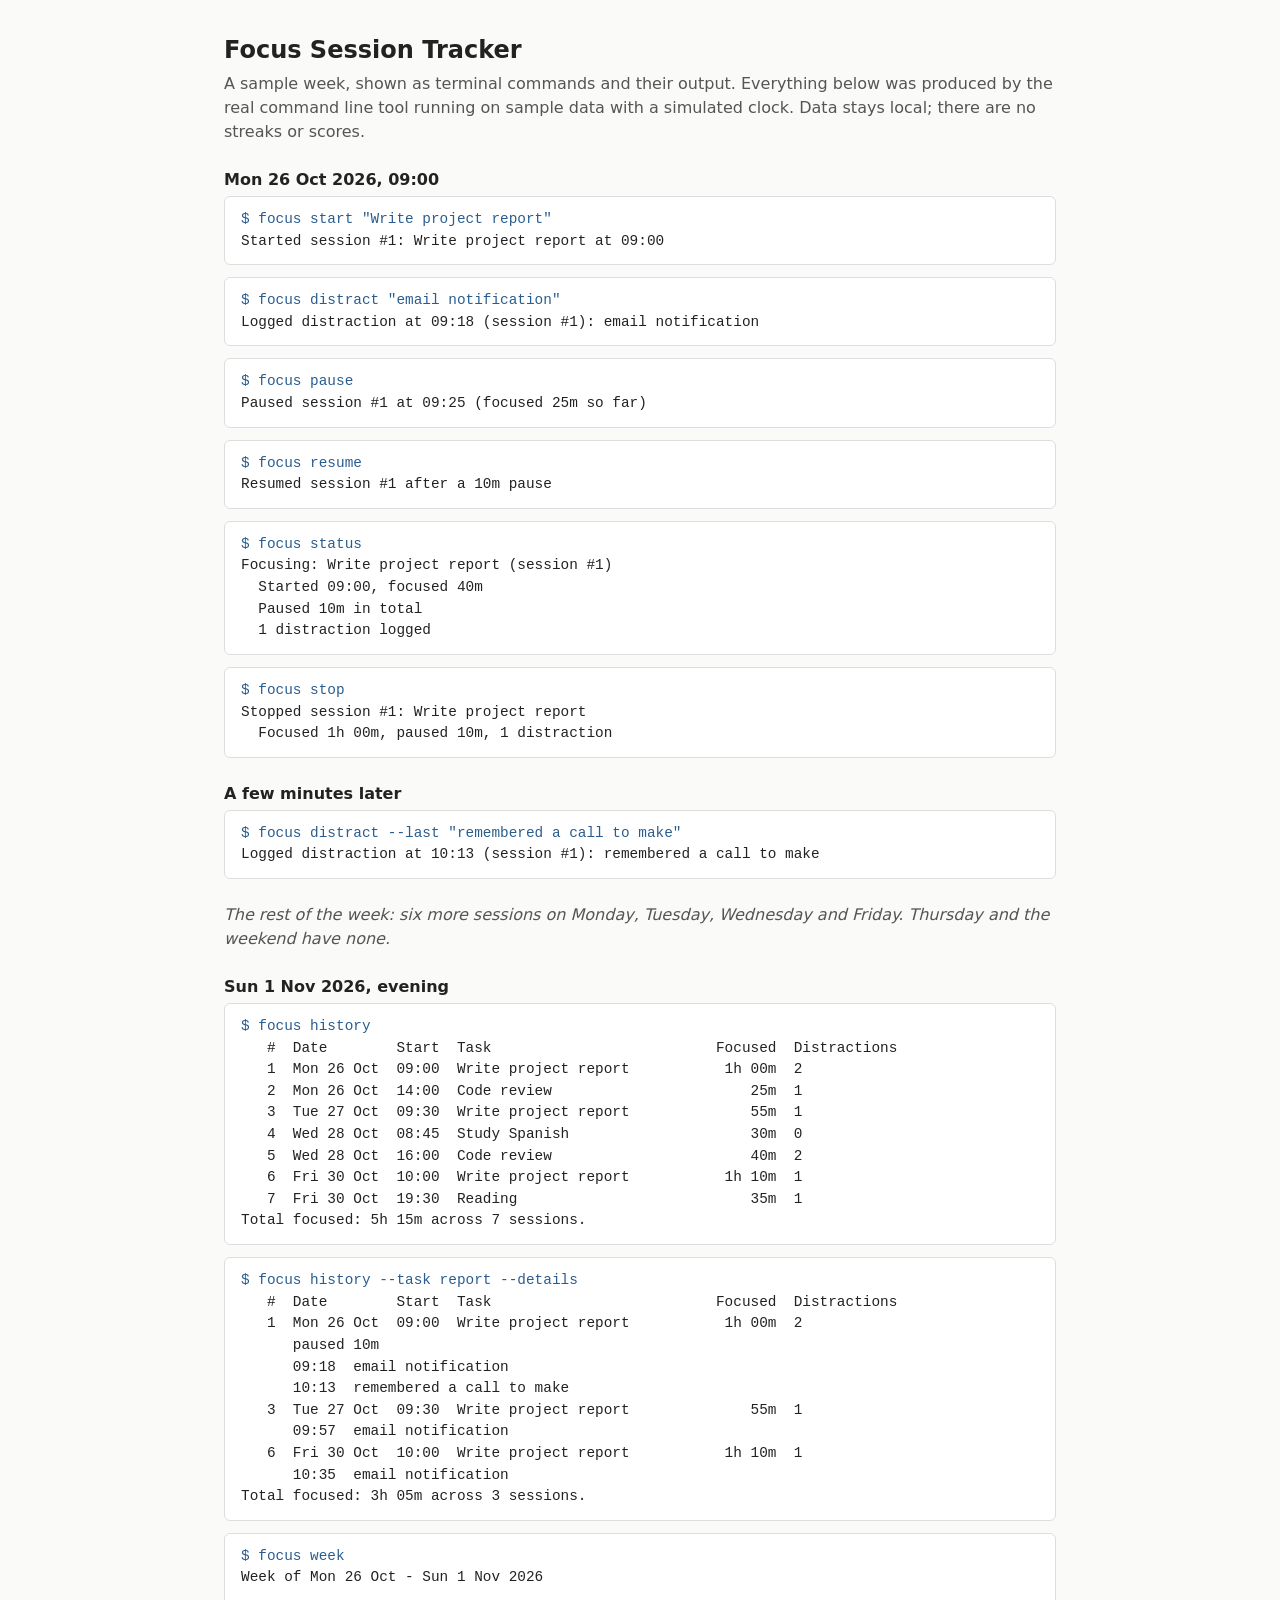
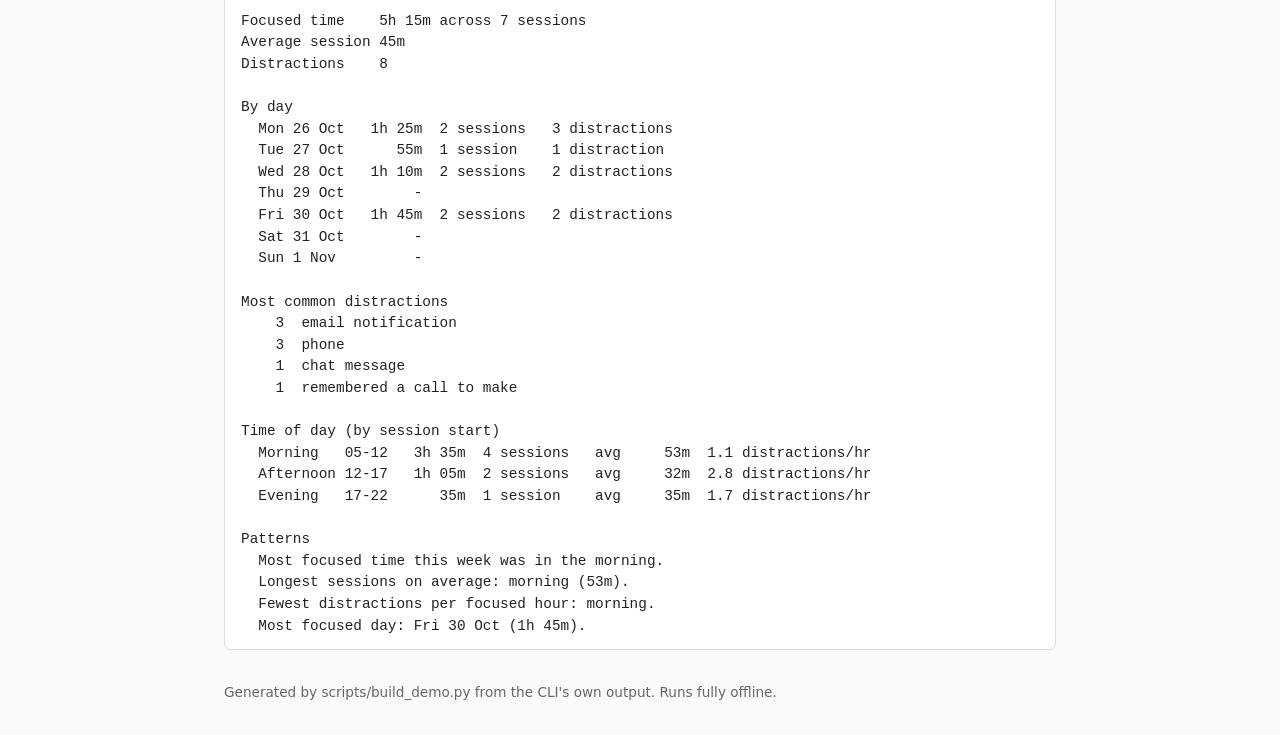
<file: focus-session-tracker/demo/index.html>
<!doctype html>
<html lang="en">
<head>
<meta charset="utf-8">
<meta name="viewport" content="width=device-width, initial-scale=1">
<title>Focus Session Tracker - sample walkthrough</title>
<style>
  body { font-family: system-ui, sans-serif; max-width: 52rem; margin: 2rem auto;
         padding: 0 1rem; color: #222; background: #fafaf8; line-height: 1.5; }
  h1 { font-size: 1.5rem; margin-bottom: 0.25rem; }
  .lede { color: #555; margin-top: 0; }
  .gap { color: #555; font-style: italic; margin: 1.5rem 0 0.5rem; }
  .caption { font-weight: 600; margin: 1.5rem 0 0.25rem; }
  pre { background: #fff; border: 1px solid #ddd; border-radius: 6px; padding: 0.75rem 1rem;
         overflow-x: auto; margin: 0 0 0.75rem; font-size: 0.9rem; }
  .cmd { color: #2a5d8f; }
  footer { color: #666; font-size: 0.85rem; margin-top: 2rem; }
</style>
</head>
<body>
<h1>Focus Session Tracker</h1>
<p class="lede">A sample week, shown as terminal commands and their output.
Everything below was produced by the real command line tool running on sample data
with a simulated clock. Data stays local; there are no streaks or scores.</p>
<p class="caption">Mon 26 Oct 2026, 09:00</p>
<pre><span class="cmd">$ focus start &quot;Write project report&quot;</span>
Started session #1: Write project report at 09:00</pre>
<pre><span class="cmd">$ focus distract &quot;email notification&quot;</span>
Logged distraction at 09:18 (session #1): email notification</pre>
<pre><span class="cmd">$ focus pause</span>
Paused session #1 at 09:25 (focused 25m so far)</pre>
<pre><span class="cmd">$ focus resume</span>
Resumed session #1 after a 10m pause</pre>
<pre><span class="cmd">$ focus status</span>
Focusing: Write project report (session #1)
  Started 09:00, focused 40m
  Paused 10m in total
  1 distraction logged</pre>
<pre><span class="cmd">$ focus stop</span>
Stopped session #1: Write project report
  Focused 1h 00m, paused 10m, 1 distraction</pre>
<p class="caption">A few minutes later</p>
<pre><span class="cmd">$ focus distract --last &quot;remembered a call to make&quot;</span>
Logged distraction at 10:13 (session #1): remembered a call to make</pre>
<p class="gap">The rest of the week: six more sessions on Monday, Tuesday, Wednesday and Friday. Thursday and the weekend have none.</p>
<p class="caption">Sun 1 Nov 2026, evening</p>
<pre><span class="cmd">$ focus history</span>
   #  Date        Start  Task                          Focused  Distractions
   1  Mon 26 Oct  09:00  Write project report           1h 00m  2
   2  Mon 26 Oct  14:00  Code review                       25m  1
   3  Tue 27 Oct  09:30  Write project report              55m  1
   4  Wed 28 Oct  08:45  Study Spanish                     30m  0
   5  Wed 28 Oct  16:00  Code review                       40m  2
   6  Fri 30 Oct  10:00  Write project report           1h 10m  1
   7  Fri 30 Oct  19:30  Reading                           35m  1
Total focused: 5h 15m across 7 sessions.</pre>
<pre><span class="cmd">$ focus history --task report --details</span>
   #  Date        Start  Task                          Focused  Distractions
   1  Mon 26 Oct  09:00  Write project report           1h 00m  2
      paused 10m
      09:18  email notification
      10:13  remembered a call to make
   3  Tue 27 Oct  09:30  Write project report              55m  1
      09:57  email notification
   6  Fri 30 Oct  10:00  Write project report           1h 10m  1
      10:35  email notification
Total focused: 3h 05m across 3 sessions.</pre>
<pre><span class="cmd">$ focus week</span>
Week of Mon 26 Oct - Sun 1 Nov 2026

Focused time    5h 15m across 7 sessions
Average session 45m
Distractions    8

By day
  Mon 26 Oct   1h 25m  2 sessions   3 distractions
  Tue 27 Oct      55m  1 session    1 distraction
  Wed 28 Oct   1h 10m  2 sessions   2 distractions
  Thu 29 Oct        -
  Fri 30 Oct   1h 45m  2 sessions   2 distractions
  Sat 31 Oct        -
  Sun 1 Nov         -

Most common distractions
    3  email notification
    3  phone
    1  chat message
    1  remembered a call to make

Time of day (by session start)
  Morning   05-12   3h 35m  4 sessions   avg     53m  1.1 distractions/hr
  Afternoon 12-17   1h 05m  2 sessions   avg     32m  2.8 distractions/hr
  Evening   17-22      35m  1 session    avg     35m  1.7 distractions/hr

Patterns
  Most focused time this week was in the morning.
  Longest sessions on average: morning (53m).
  Fewest distractions per focused hour: morning.
  Most focused day: Fri 30 Oct (1h 45m).</pre>
<footer>Generated by scripts/build_demo.py from the CLI's own output. Runs fully offline.</footer>
</body>
</html>
</file>
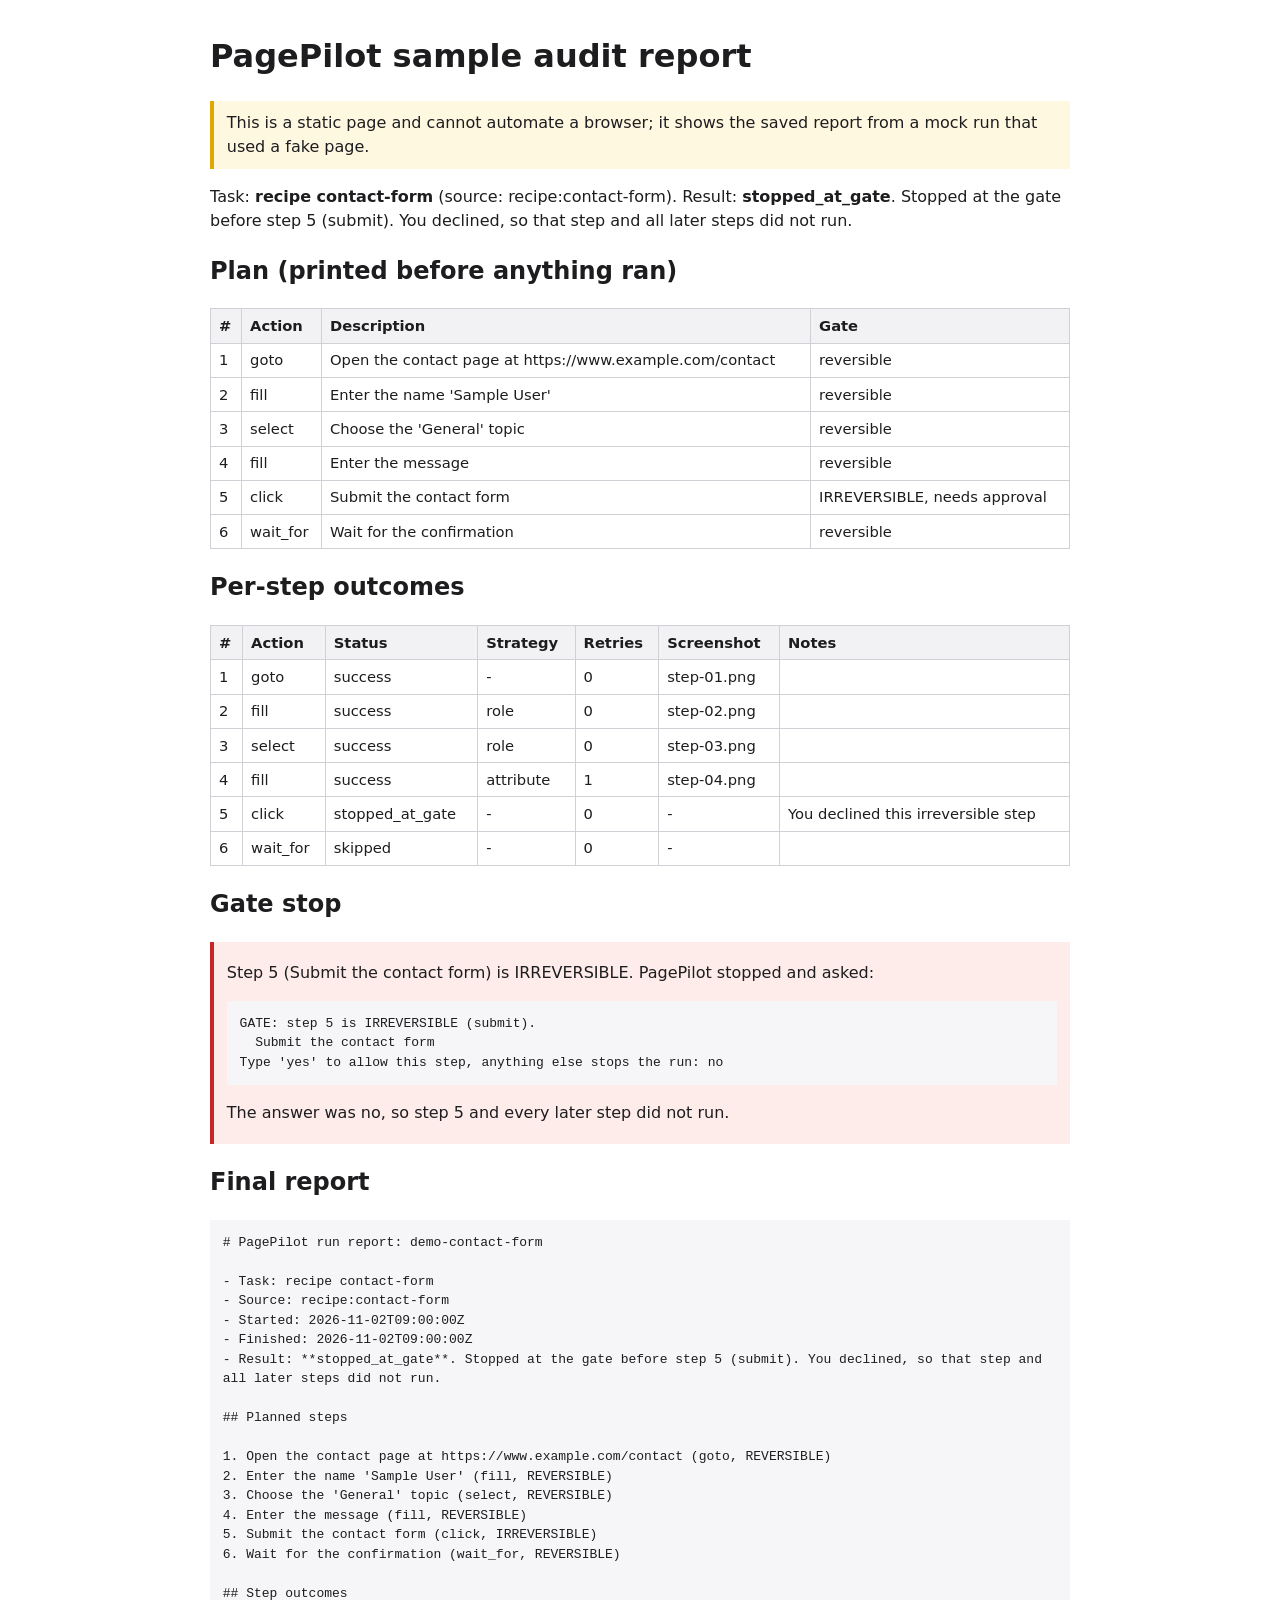
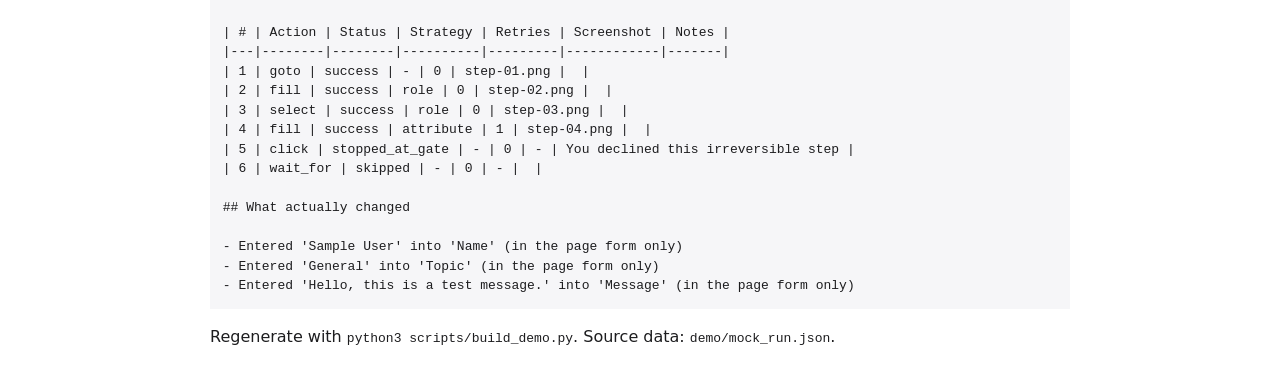
<file: pagepilot/demo/index.html>
<!doctype html>
<html lang="en">
<head>
<meta charset="utf-8">
<meta name="viewport" content="width=device-width, initial-scale=1">
<title>PagePilot sample audit report</title>
<style>
body { font-family: system-ui, sans-serif; max-width: 860px; margin: 2rem auto; padding: 0 1rem; color: #1d1d1f; line-height: 1.5; }
table { border-collapse: collapse; width: 100%; margin: 1rem 0; font-size: 0.92rem; }
th, td { border: 1px solid #d0d0d7; padding: 0.35rem 0.5rem; text-align: left; vertical-align: top; }
th { background: #f2f2f5; }
pre { background: #f6f6f8; padding: 0.8rem; overflow-x: auto; white-space: pre-wrap; }
.note { background: #fff8e1; border-left: 4px solid #e0a800; padding: 0.6rem 0.8rem; }
.gate { border-left: 4px solid #c62828; padding: 0.2rem 0.8rem; background: #fdecea; }
</style>
</head>
<body>
<h1>PagePilot sample audit report</h1>
<p class="note">This is a static page and cannot automate a browser; it shows the saved report from a mock run that used a fake page.</p>
<p>Task: <strong>recipe contact-form</strong> (source: recipe:contact-form). Result: <strong>stopped_at_gate</strong>. Stopped at the gate before step 5 (submit). You declined, so that step and all later steps did not run.</p>
<h2>Plan (printed before anything ran)</h2>
<table>
<tr><th>#</th><th>Action</th><th>Description</th><th>Gate</th></tr>
<tr><td>1</td><td>goto</td><td>Open the contact page at https://www.example.com/contact</td><td>reversible</td></tr>
<tr><td>2</td><td>fill</td><td>Enter the name &#x27;Sample User&#x27;</td><td>reversible</td></tr>
<tr><td>3</td><td>select</td><td>Choose the &#x27;General&#x27; topic</td><td>reversible</td></tr>
<tr><td>4</td><td>fill</td><td>Enter the message</td><td>reversible</td></tr>
<tr><td>5</td><td>click</td><td>Submit the contact form</td><td>IRREVERSIBLE, needs approval</td></tr>
<tr><td>6</td><td>wait_for</td><td>Wait for the confirmation</td><td>reversible</td></tr>
</table>
<h2>Per-step outcomes</h2>
<table>
<tr><th>#</th><th>Action</th><th>Status</th><th>Strategy</th><th>Retries</th><th>Screenshot</th><th>Notes</th></tr>
<tr><td>1</td><td>goto</td><td>success</td><td>-</td><td>0</td><td>step-01.png</td><td></td></tr>
<tr><td>2</td><td>fill</td><td>success</td><td>role</td><td>0</td><td>step-02.png</td><td></td></tr>
<tr><td>3</td><td>select</td><td>success</td><td>role</td><td>0</td><td>step-03.png</td><td></td></tr>
<tr><td>4</td><td>fill</td><td>success</td><td>attribute</td><td>1</td><td>step-04.png</td><td></td></tr>
<tr><td>5</td><td>click</td><td>stopped_at_gate</td><td>-</td><td>0</td><td>-</td><td>You declined this irreversible step</td></tr>
<tr><td>6</td><td>wait_for</td><td>skipped</td><td>-</td><td>0</td><td>-</td><td></td></tr>
</table>
<h2>Gate stop</h2>
<div class="gate"><p>Step 5 (Submit the contact form) is IRREVERSIBLE. PagePilot stopped and asked:</p><pre>GATE: step 5 is IRREVERSIBLE (submit).
  Submit the contact form
Type &#x27;yes&#x27; to allow this step, anything else stops the run: no</pre><p>The answer was no, so step 5 and every later step did not run.</p></div>
<h2>Final report</h2>
<pre># PagePilot run report: demo-contact-form

- Task: recipe contact-form
- Source: recipe:contact-form
- Started: 2026-11-02T09:00:00Z
- Finished: 2026-11-02T09:00:00Z
- Result: **stopped_at_gate**. Stopped at the gate before step 5 (submit). You declined, so that step and all later steps did not run.

## Planned steps

1. Open the contact page at https://www.example.com/contact (goto, REVERSIBLE)
2. Enter the name &#x27;Sample User&#x27; (fill, REVERSIBLE)
3. Choose the &#x27;General&#x27; topic (select, REVERSIBLE)
4. Enter the message (fill, REVERSIBLE)
5. Submit the contact form (click, IRREVERSIBLE)
6. Wait for the confirmation (wait_for, REVERSIBLE)

## Step outcomes

| # | Action | Status | Strategy | Retries | Screenshot | Notes |
|---|--------|--------|----------|---------|------------|-------|
| 1 | goto | success | - | 0 | step-01.png |  |
| 2 | fill | success | role | 0 | step-02.png |  |
| 3 | select | success | role | 0 | step-03.png |  |
| 4 | fill | success | attribute | 1 | step-04.png |  |
| 5 | click | stopped_at_gate | - | 0 | - | You declined this irreversible step |
| 6 | wait_for | skipped | - | 0 | - |  |

## What actually changed

- Entered &#x27;Sample User&#x27; into &#x27;Name&#x27; (in the page form only)
- Entered &#x27;General&#x27; into &#x27;Topic&#x27; (in the page form only)
- Entered &#x27;Hello, this is a test message.&#x27; into &#x27;Message&#x27; (in the page form only)
</pre>
<p>Regenerate with <code>python3 scripts/build_demo.py</code>. Source data: <code>demo/mock_run.json</code>.</p>
</body>
</html>
</file>
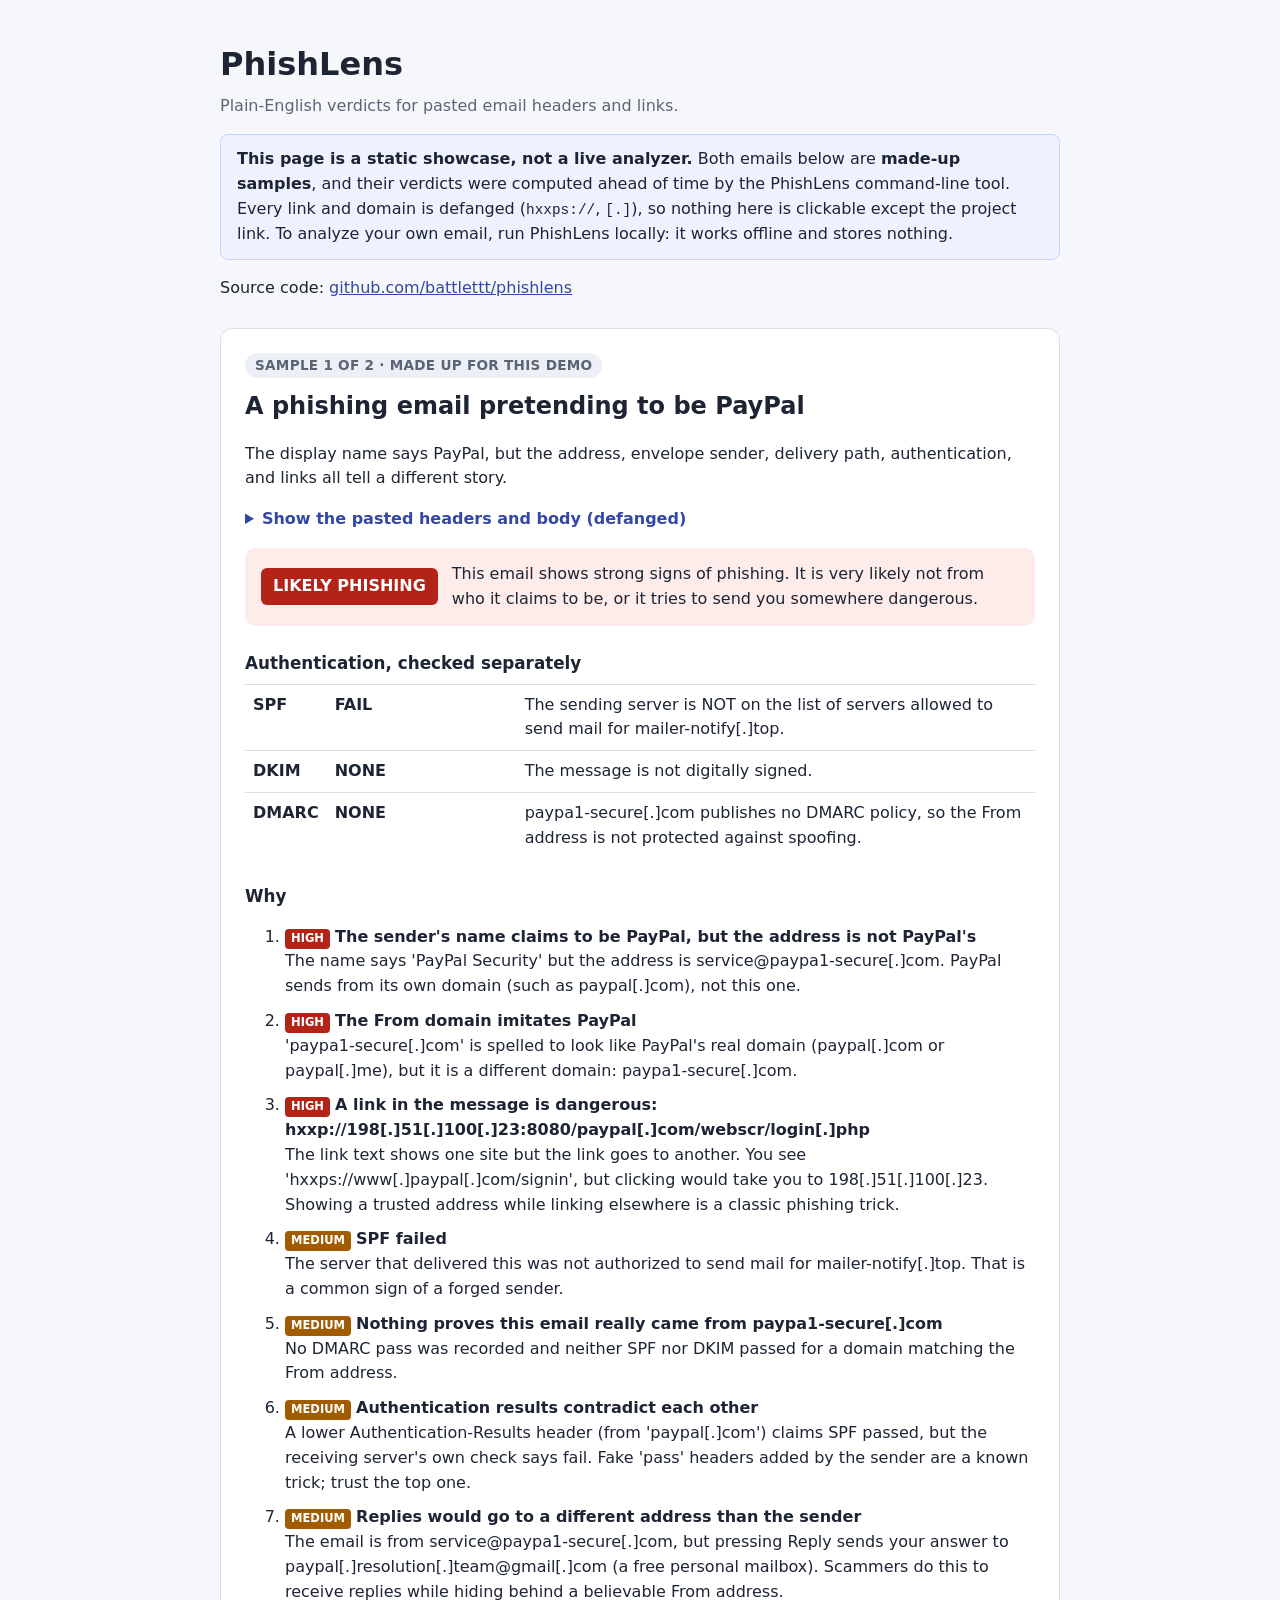
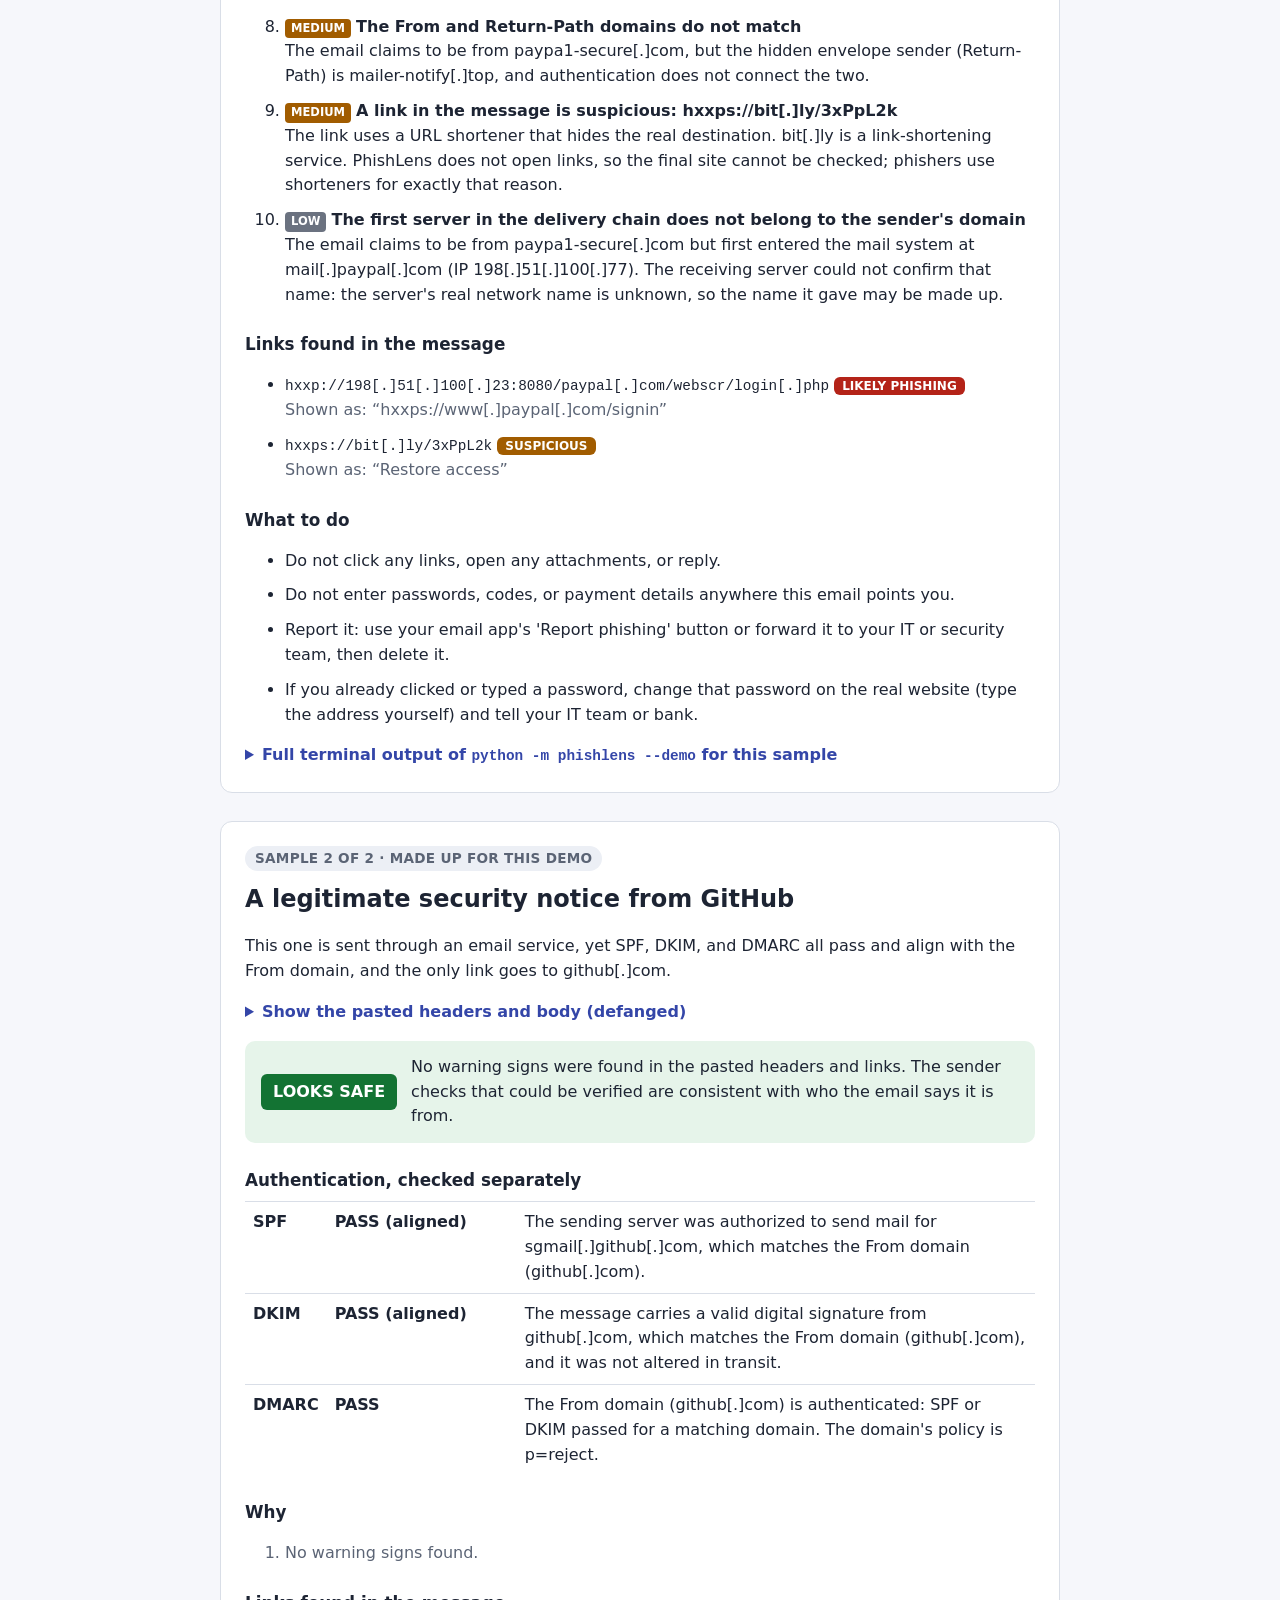
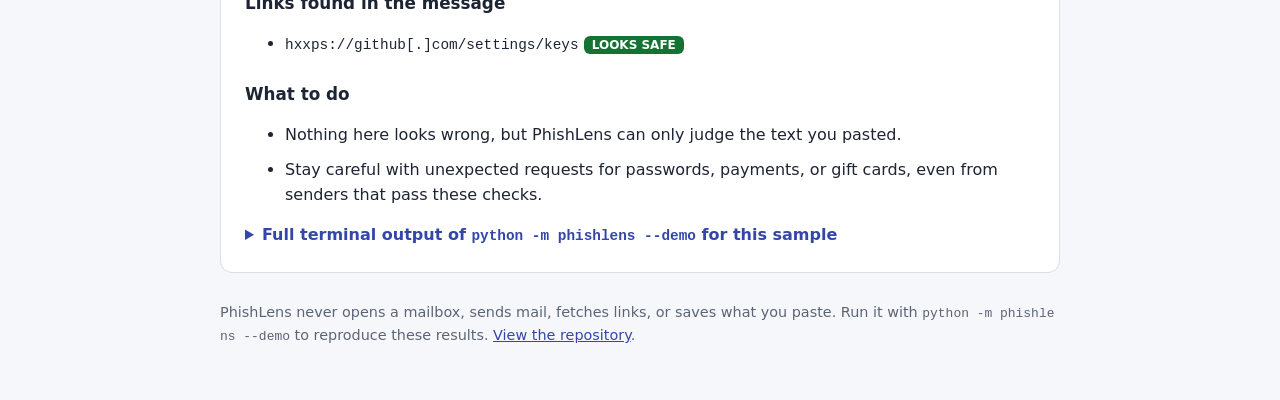
<file: phishlens/demo/index.html>
<!DOCTYPE html>
<html lang="en">
<head>
<meta charset="utf-8">
<meta name="viewport" content="width=device-width, initial-scale=1">
<title>PhishLens: sample walkthrough</title>
<style>
  :root { --ink:#1d2433; --muted:#5b6475; --line:#d9dee7; --bg:#f6f7fb; --card:#fff;
          --bad:#b42318; --bad-bg:#fdecea; --warn:#a15c00; --warn-bg:#fff4e0; --ok:#137333; --ok-bg:#e6f4ea; }
  * { box-sizing:border-box; }
  body { margin:0; font:16px/1.55 system-ui,-apple-system,"Segoe UI",Roboto,sans-serif; color:var(--ink); background:var(--bg); }
  header, main, footer { max-width:880px; margin:0 auto; padding:0 20px; }
  header { padding-top:40px; }
  h1 { margin:0 0 4px; font-size:2rem; }
  .tag { color:var(--muted); margin:0 0 16px; }
  .notice { background:#eef2ff; border:1px solid #c7d2fe; border-radius:8px; padding:12px 16px; }
  .case { background:var(--card); border:1px solid var(--line); border-radius:12px; padding:24px; margin:28px 0; }
  .label { display:inline-block; margin:0; padding:2px 10px; border-radius:999px; background:#eceff5; color:var(--muted); font-size:.85rem; font-weight:600; letter-spacing:.02em; text-transform:uppercase; }
  h2 { margin:10px 0 4px; }
  h3 { margin:24px 0 8px; font-size:1.05rem; }
  .verdict { display:flex; gap:14px; align-items:center; border-radius:10px; padding:14px 16px; margin-top:16px; }
  .verdict p { margin:0; }
  .verdict.bad { background:var(--bad-bg); } .verdict.warn { background:var(--warn-bg); } .verdict.ok { background:var(--ok-bg); }
  .badge { flex:none; font-weight:700; color:#fff; padding:6px 12px; border-radius:6px; white-space:nowrap; }
  .badge.bad { background:var(--bad); } .badge.warn { background:var(--warn); } .badge.ok { background:var(--ok); }
  .badge.small { font-size:.75rem; padding:2px 8px; }
  table.auth { width:100%; border-collapse:collapse; }
  .auth th, .auth td { text-align:left; vertical-align:top; padding:8px; border-top:1px solid var(--line); }
  .auth th { width:70px; } .auth .st { width:190px; font-weight:600; white-space:nowrap; }
  .reasons li, .links li, .advice li { margin-bottom:10px; }
  .sev { display:inline-block; font-size:.72rem; font-weight:700; padding:1px 6px; border-radius:4px; color:#fff; }
  .sev.high { background:var(--bad); } .sev.medium { background:var(--warn); } .sev.low { background:#6b7280; }
  .muted, .none { color:var(--muted); }
  code { font-family:ui-monospace,SFMono-Regular,Menlo,Consolas,monospace; font-size:.9em; word-break:break-all; }
  pre { background:#0f172a; color:#e2e8f0; padding:14px; border-radius:8px; overflow-x:auto; font-size:.8rem; line-height:1.45; }
  details { margin-top:14px; } summary { cursor:pointer; color:#3446a8; font-weight:600; }
  footer { color:var(--muted); padding-bottom:40px; font-size:.9rem; }
  a { color:#3446a8; }
</style>
</head>
<body>
<header>
  <h1>PhishLens</h1>
  <p class="tag">Plain-English verdicts for pasted email headers and links.</p>
  <p class="notice"><strong>This page is a static showcase, not a live analyzer.</strong>
  Both emails below are <strong>made-up samples</strong>, and their verdicts were computed ahead of
  time by the PhishLens command-line tool. Every link and domain is defanged
  (<code>hxxps://</code>, <code>[.]</code>), so nothing here is clickable except the project link.
  To analyze your own email, run PhishLens locally: it works offline and stores nothing.</p>
  <p>Source code: <a href="https://github.com/battlettt/phishlens">github.com/battlettt/phishlens</a></p>
</header>
<main>

  <section class="case" id="sample-1">
    <p class="label">Sample 1 of 2 &middot; made up for this demo</p>
    <h2>A phishing email pretending to be PayPal</h2>
    <p>The display name says PayPal, but the address, envelope sender, delivery path, authentication, and links all tell a different story.</p>
    <details>
      <summary>Show the pasted headers and body (defanged)</summary>
      <pre>Delivered-To: jordan[.]lee@example[.]org
Received: by 2002:a05:6a10:8f0a:b0:4d1:1c2a with SMTP id k10csp912345pxb;
        Mon, 2 Nov 2026 08:14:09 -0800 (PST)
Received: from mail[.]paypal[.]com (unknown [198[.]51[.]100[.]77])
        by mx[.]example[.]org (Postfix) with ESMTP id 4F2A81C0042
        for &lt;jordan[.]lee@example[.]org&gt;; Mon, 2 Nov 2026 16:14:07 +0000 (UTC)
Authentication-Results: mx[.]example[.]org;
       spf=fail (mx[.]example[.]org: domain of bounce@mailer-notify[.]top does not designate
        198[.]51[.]100[.]77 as permitted sender) smtp[.]mailfrom=bounce@mailer-notify[.]top;
       dkim=none;
       dmarc=none header[.]from=paypa1-secure[.]com
Authentication-Results: paypal[.]com; spf=pass smtp[.]mailfrom=paypal[.]com;
       dkim=pass header.d=paypal[.]com; dmarc=pass header[.]from=paypal[.]com
Return-Path: &lt;bounce@mailer-notify[.]top&gt;
From: &quot;PayPal Security&quot; &lt;service@paypa1-secure[.]com&gt;
Reply-To: paypal[.]resolution[.]team@gmail[.]com
To: jordan[.]lee@example[.]org
Subject: Your account has been limited - action required
Date: Mon, 2 Nov 2026 16:14:02 +0000
Message-ID: &lt;20261102161402.7731@mailer-notify[.]top&gt;
MIME-Version: 1.0
Content-Type: text/html; charset=&quot;utf-8&quot;

&lt;html&gt;&lt;body&gt;
&lt;p&gt;We noticed unusual activity on your account. Confirm your details at
&lt;a href=&quot;hxxp://198[.]51[.]100[.]23:8080/paypal[.]com/webscr/login[.]php&quot;&gt;hxxps://www[.]paypal[.]com/signin&lt;/a&gt;
within 24 hours or your account will be closed.&lt;/p&gt;
&lt;p&gt;Or use this short link: &lt;a href=&quot;hxxps://bit[.]ly/3xPpL2k&quot;&gt;Restore access&lt;/a&gt;&lt;/p&gt;
&lt;/body&gt;&lt;/html&gt;
</pre>
    </details>
    <div class="verdict bad">
      <span class="badge bad">LIKELY PHISHING</span>
      <p>This email shows strong signs of phishing. It is very likely not from who it claims to be, or it tries to send you somewhere dangerous.</p>
    </div>
    <h3>Authentication, checked separately</h3>
    <table class="auth"><tr><th>SPF</th><td class="st">FAIL</td><td>The sending server is NOT on the list of servers allowed to send mail for mailer-notify[.]top.</td></tr><tr><th>DKIM</th><td class="st">NONE</td><td>The message is not digitally signed.</td></tr><tr><th>DMARC</th><td class="st">NONE</td><td>paypa1-secure[.]com publishes no DMARC policy, so the From address is not protected against spoofing.</td></tr></table>
    <h3>Why</h3>
    <ol class="reasons"><li><span class="sev high">HIGH</span> <strong>The sender&#x27;s name claims to be PayPal, but the address is not PayPal&#x27;s</strong><br>The name says &#x27;PayPal Security&#x27; but the address is service@paypa1-secure[.]com. PayPal sends from its own domain (such as paypal[.]com), not this one.</li><li><span class="sev high">HIGH</span> <strong>The From domain imitates PayPal</strong><br>&#x27;paypa1-secure[.]com&#x27; is spelled to look like PayPal&#x27;s real domain (paypal[.]com or paypal[.]me), but it is a different domain: paypa1-secure[.]com.</li><li><span class="sev high">HIGH</span> <strong>A link in the message is dangerous: hxxp://198[.]51[.]100[.]23:8080/paypal[.]com/webscr/login[.]php</strong><br>The link text shows one site but the link goes to another. You see &#x27;hxxps://www[.]paypal[.]com/signin&#x27;, but clicking would take you to 198[.]51[.]100[.]23. Showing a trusted address while linking elsewhere is a classic phishing trick.</li><li><span class="sev medium">MEDIUM</span> <strong>SPF failed</strong><br>The server that delivered this was not authorized to send mail for mailer-notify[.]top. That is a common sign of a forged sender.</li><li><span class="sev medium">MEDIUM</span> <strong>Nothing proves this email really came from paypa1-secure[.]com</strong><br>No DMARC pass was recorded and neither SPF nor DKIM passed for a domain matching the From address.</li><li><span class="sev medium">MEDIUM</span> <strong>Authentication results contradict each other</strong><br>A lower Authentication-Results header (from &#x27;paypal[.]com&#x27;) claims SPF passed, but the receiving server&#x27;s own check says fail. Fake &#x27;pass&#x27; headers added by the sender are a known trick; trust the top one.</li><li><span class="sev medium">MEDIUM</span> <strong>Replies would go to a different address than the sender</strong><br>The email is from service@paypa1-secure[.]com, but pressing Reply sends your answer to paypal[.]resolution[.]team@gmail[.]com (a free personal mailbox). Scammers do this to receive replies while hiding behind a believable From address.</li><li><span class="sev medium">MEDIUM</span> <strong>The From and Return-Path domains do not match</strong><br>The email claims to be from paypa1-secure[.]com, but the hidden envelope sender (Return-Path) is mailer-notify[.]top, and authentication does not connect the two.</li><li><span class="sev medium">MEDIUM</span> <strong>A link in the message is suspicious: hxxps://bit[.]ly/3xPpL2k</strong><br>The link uses a URL shortener that hides the real destination. bit[.]ly is a link-shortening service. PhishLens does not open links, so the final site cannot be checked; phishers use shorteners for exactly that reason.</li><li><span class="sev low">LOW</span> <strong>The first server in the delivery chain does not belong to the sender&#x27;s domain</strong><br>The email claims to be from paypa1-secure[.]com but first entered the mail system at mail[.]paypal[.]com (IP 198[.]51[.]100[.]77). The receiving server could not confirm that name: the server&#x27;s real network name is unknown, so the name it gave may be made up.</li></ol>
    <h3>Links found in the message</h3>
    <ul class="links"><li><code>hxxp://198[.]51[.]100[.]23:8080/paypal[.]com/webscr/login[.]php</code> <span class="badge small bad">LIKELY PHISHING</span><br><span class="muted">Shown as: &ldquo;hxxps://www[.]paypal[.]com/signin&rdquo;</span></li><li><code>hxxps://bit[.]ly/3xPpL2k</code> <span class="badge small warn">SUSPICIOUS</span><br><span class="muted">Shown as: &ldquo;Restore access&rdquo;</span></li></ul>
    <h3>What to do</h3>
    <ul class="advice"><li>Do not click any links, open any attachments, or reply.</li><li>Do not enter passwords, codes, or payment details anywhere this email points you.</li><li>Report it: use your email app&#x27;s &#x27;Report phishing&#x27; button or forward it to your IT or security team, then delete it.</li><li>If you already clicked or typed a password, change that password on the real website (type the address yourself) and tell your IT team or bank.</li></ul>
    <details>
      <summary>Full terminal output of <code>python -m phishlens --demo</code> for this sample</summary>
      <pre>PhishLens: email header analysis
================================

VERDICT: LIKELY PHISHING
This email shows strong signs of phishing. It is very likely not from who it
claims to be, or it tries to send you somewhere dangerous.

Sender details (as pasted):
  From:         &quot;PayPal Security&quot; &lt;service@paypa1-secure[.]com&gt;
  Reply-To:     paypal[.]resolution[.]team@gmail[.]com
  Return-Path:  bounce@mailer-notify[.]top
  Message-ID:   &lt;20261102161402[.]7731@mailer-notify[.]top&gt;
  First server: mail[.]paypal[.]com (network name unknown, IP 198[.]51[.]100[.]77)
  Servers seen: 2 Received line(s)
  Subject:      Your account has been limited - action required

Authentication checks (from the pasted Authentication-Results):
  SPF:   FAIL
         The sending server is NOT on the list of servers allowed to send mail
         for mailer-notify[.]top.
  DKIM:  NONE
         The message is not digitally signed.
  DMARC: NONE
         paypa1-secure[.]com publishes no DMARC policy, so the From address is
         not protected against spoofing.

Why (most serious first):
  1. [HIGH] The sender&#x27;s name claims to be PayPal, but the address is not
     PayPal&#x27;s
     The name says &#x27;PayPal Security&#x27; but the address is
     service@paypa1-secure[.]com. PayPal sends from its own domain (such as
     paypal[.]com), not this one.
  2. [HIGH] The From domain imitates PayPal
     &#x27;paypa1-secure[.]com&#x27; is spelled to look like PayPal&#x27;s real domain
     (paypal[.]com or paypal[.]me), but it is a different domain:
     paypa1-secure[.]com.
  3. [HIGH] A link in the message is dangerous:
     hxxp://198[.]51[.]100[.]23:8080/paypal[.]com/webscr/login[.]php
     The link text shows one site but the link goes to another. You see
     &#x27;hxxps://www[.]paypal[.]com/signin&#x27;, but clicking would take you to
     198[.]51[.]100[.]23. Showing a trusted address while linking elsewhere is
     a classic phishing trick.
  4. [MEDIUM] SPF failed
     The server that delivered this was not authorized to send mail for
     mailer-notify[.]top. That is a common sign of a forged sender.
  5. [MEDIUM] Nothing proves this email really came from paypa1-secure[.]com
     No DMARC pass was recorded and neither SPF nor DKIM passed for a domain
     matching the From address.
  6. [MEDIUM] Authentication results contradict each other
     A lower Authentication-Results header (from &#x27;paypal[.]com&#x27;) claims SPF
     passed, but the receiving server&#x27;s own check says fail. Fake &#x27;pass&#x27;
     headers added by the sender are a known trick; trust the top one.
  7. [MEDIUM] Replies would go to a different address than the sender
     The email is from service@paypa1-secure[.]com, but pressing Reply sends
     your answer to paypal[.]resolution[.]team@gmail[.]com (a free personal
     mailbox). Scammers do this to receive replies while hiding behind a
     believable From address.
  8. [MEDIUM] The From and Return-Path domains do not match
     The email claims to be from paypa1-secure[.]com, but the hidden envelope
     sender (Return-Path) is mailer-notify[.]top, and authentication does not
     connect the two.
  9. [MEDIUM] A link in the message is suspicious: hxxps://bit[.]ly/3xPpL2k
     The link uses a URL shortener that hides the real destination. bit[.]ly
     is a link-shortening service. PhishLens does not open links, so the final
     site cannot be checked; phishers use shorteners for exactly that reason.
  10. [LOW] The first server in the delivery chain does not belong to the
      sender&#x27;s domain
      The email claims to be from paypa1-secure[.]com but first entered the
      mail system at mail[.]paypal[.]com (IP 198[.]51[.]100[.]77). The
      receiving server could not confirm that name: the server&#x27;s real network
      name is unknown, so the name it gave may be made up.

Links found in the message (2):
  1. hxxp://198[.]51[.]100[.]23:8080/paypal[.]com/webscr/login[.]php
     Shown as: &quot;hxxps://www[.]paypal[.]com/signin&quot;
     Link verdict: LIKELY PHISHING
       - [HIGH] The link text shows one site but the link goes to another
       - [MEDIUM] The link goes to a raw IP address instead of a website name
       - [MEDIUM] The link uses an unusual port (8080)
       - [MEDIUM] A sign-in style page is served over plain http
  2. hxxps://bit[.]ly/3xPpL2k
     Shown as: &quot;Restore access&quot;
     Link verdict: SUSPICIOUS
       - [MEDIUM] The link uses a URL shortener that hides the real
         destination

What to do:
  - Do not click any links, open any attachments, or reply.
  - Do not enter passwords, codes, or payment details anywhere this email
    points you.
  - Report it: use your email app&#x27;s &#x27;Report phishing&#x27; button or forward it to
    your IT or security team, then delete it.
  - If you already clicked or typed a password, change that password on the
    real website (type the address yourself) and tell your IT team or bank.

PhishLens only read the text you pasted. It did not open any links, contact
any server, look up any domain, or save anything.</pre>
    </details>
  </section>

  <section class="case" id="sample-2">
    <p class="label">Sample 2 of 2 &middot; made up for this demo</p>
    <h2>A legitimate security notice from GitHub</h2>
    <p>This one is sent through an email service, yet SPF, DKIM, and DMARC all pass and align with the From domain, and the only link goes to github[.]com.</p>
    <details>
      <summary>Show the pasted headers and body (defanged)</summary>
      <pre>Delivered-To: jordan[.]lee@example[.]org
Received: from mx[.]example[.]org (mx[.]example[.]org [203[.]0[.]113[.]10])
        by mail[.]example[.]org with LMTP id 8ZqvEe0vRmd; Mon, 2 Nov 2026 09:02:13 +0000
Received: from o7[.]sgmail[.]github[.]com (o7[.]sgmail[.]github[.]com [203[.]0[.]113[.]45])
        by mx[.]example[.]org (Postfix) with ESMTPS id 1B2C3D4E5F
        for &lt;jordan[.]lee@example[.]org&gt;; Mon, 2 Nov 2026 09:02:12 +0000 (UTC)
Authentication-Results: mx[.]example[.]org;
       dkim=pass header.i=@github[.]com header.s=pf2023 header.b=Qm9vb2;
       spf=pass (mx[.]example[.]org: domain of bounces+1234567@sgmail[.]github[.]com designates
        203[.]0[.]113[.]45 as permitted sender) smtp[.]mailfrom=bounces+1234567@sgmail[.]github[.]com;
       dmarc=pass (p=REJECT sp=REJECT dis=NONE) header[.]from=github[.]com
Return-Path: &lt;bounces+1234567@sgmail[.]github[.]com&gt;
DKIM-Signature: v=1; a=rsa-sha256; c=relaxed/relaxed; d=github[.]com; s=pf2023;
        h=from:to:subject:date; bh=47DEQpj8HBSa+/TImW+5JCeuQeRkm5NMpJWZG3hSuFU=; b=Qm9vb2
From: GitHub &lt;noreply@github[.]com&gt;
To: jordan[.]lee@example[.]org
Subject: [GitHub] A new SSH key was added to your account
Date: Mon, 2 Nov 2026 09:02:10 +0000
Message-ID: &lt;6745f1a2b3c4d_5e6f7a8b9@github[.]com&gt;
MIME-Version: 1.0
Content-Type: text/plain; charset=&quot;utf-8&quot;

Hey jordan-lee!

A new public key was added to your account. If you did not add it, remove it here:
hxxps://github[.]com/settings/keys
</pre>
    </details>
    <div class="verdict ok">
      <span class="badge ok">LOOKS SAFE</span>
      <p>No warning signs were found in the pasted headers and links. The sender checks that could be verified are consistent with who the email says it is from.</p>
    </div>
    <h3>Authentication, checked separately</h3>
    <table class="auth"><tr><th>SPF</th><td class="st">PASS (aligned)</td><td>The sending server was authorized to send mail for sgmail[.]github[.]com, which matches the From domain (github[.]com).</td></tr><tr><th>DKIM</th><td class="st">PASS (aligned)</td><td>The message carries a valid digital signature from github[.]com, which matches the From domain (github[.]com), and it was not altered in transit.</td></tr><tr><th>DMARC</th><td class="st">PASS</td><td>The From domain (github[.]com) is authenticated: SPF or DKIM passed for a matching domain. The domain&#x27;s policy is p=reject.</td></tr></table>
    <h3>Why</h3>
    <ol class="reasons"><li class="none">No warning signs found.</li></ol>
    <h3>Links found in the message</h3>
    <ul class="links"><li><code>hxxps://github[.]com/settings/keys</code> <span class="badge small ok">LOOKS SAFE</span></li></ul>
    <h3>What to do</h3>
    <ul class="advice"><li>Nothing here looks wrong, but PhishLens can only judge the text you pasted.</li><li>Stay careful with unexpected requests for passwords, payments, or gift cards, even from senders that pass these checks.</li></ul>
    <details>
      <summary>Full terminal output of <code>python -m phishlens --demo</code> for this sample</summary>
      <pre>PhishLens: email header analysis
================================

VERDICT: LOOKS SAFE
No warning signs were found in the pasted headers and links. The sender checks
that could be verified are consistent with who the email says it is from.

Sender details (as pasted):
  From:         &quot;GitHub&quot; &lt;noreply@github[.]com&gt;
  Return-Path:  bounces+1234567@sgmail[.]github[.]com
  Message-ID:   &lt;6745f1a2b3c4d_5e6f7a8b9@github[.]com&gt;
  First server: o7[.]sgmail[.]github[.]com (IP 203[.]0[.]113[.]45)
  Servers seen: 2 Received line(s)
  Subject:      [GitHub] A new SSH key was added to your account

Authentication checks (from the pasted Authentication-Results):
  SPF:   PASS (aligned)
         The sending server was authorized to send mail for
         sgmail[.]github[.]com, which matches the From domain (github[.]com).
  DKIM:  PASS (aligned)
         The message carries a valid digital signature from github[.]com,
         which matches the From domain (github[.]com), and it was not altered
         in transit.
  DMARC: PASS
         The From domain (github[.]com) is authenticated: SPF or DKIM passed
         for a matching domain. The domain&#x27;s policy is p=reject.

Why (most serious first):
  No warning signs found.

Links found in the message (1):
  1. hxxps://github[.]com/settings/keys
     Link verdict: LOOKS SAFE

What to do:
  - Nothing here looks wrong, but PhishLens can only judge the text you
    pasted.
  - Stay careful with unexpected requests for passwords, payments, or gift
    cards, even from senders that pass these checks.

PhishLens only read the text you pasted. It did not open any links, contact
any server, look up any domain, or save anything.</pre>
    </details>
  </section>
</main>
<footer>
  <p>PhishLens never opens a mailbox, sends mail, fetches links, or saves what you paste.
  Run it with <code>python -m phishlens --demo</code> to reproduce these results.
  <a href="https://github.com/battlettt/phishlens">View the repository</a>.</p>
</footer>
</body>
</html>
</file>
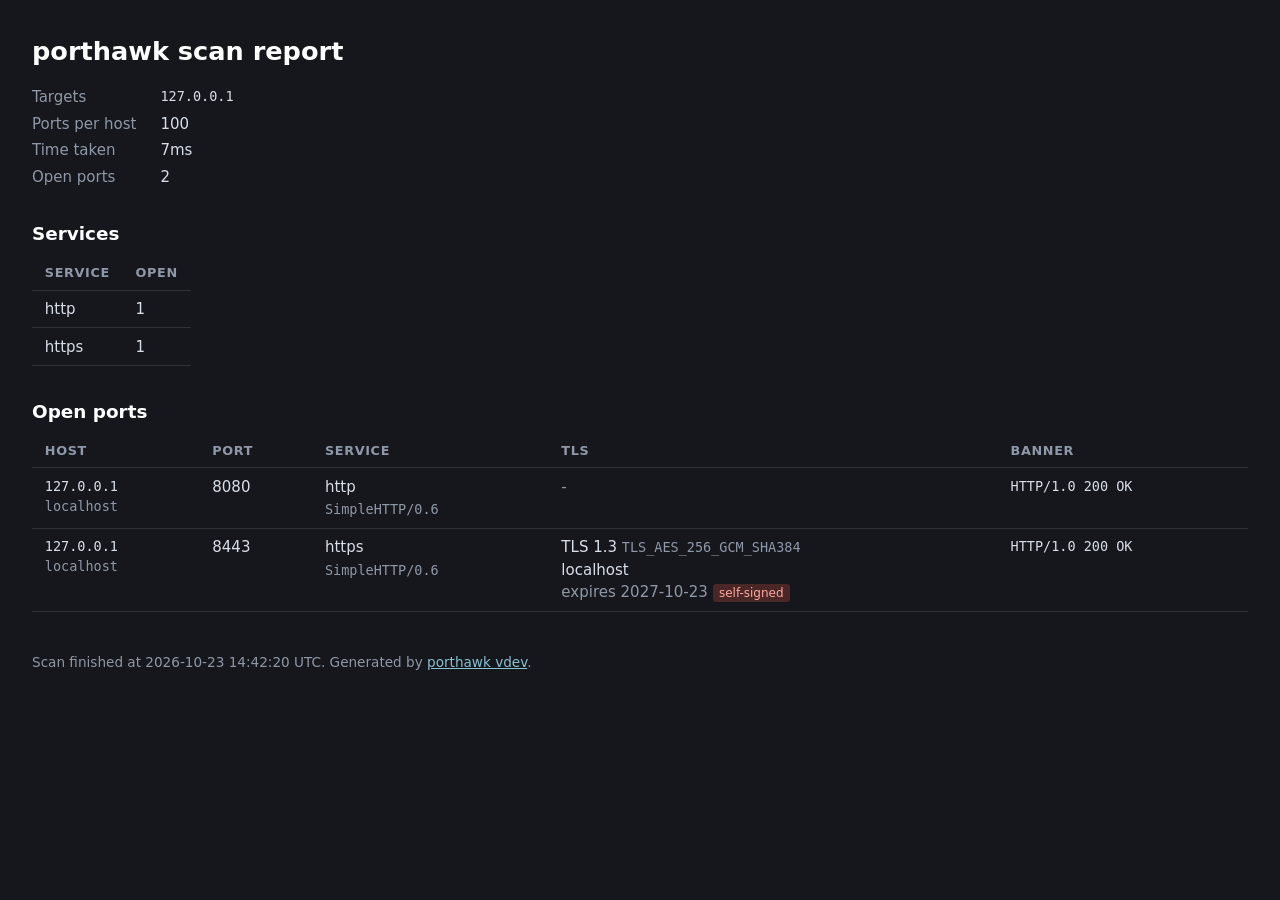
<file: examples/porthawk-report.html>
<!DOCTYPE html>
<html lang="en">
<head>
<meta charset="utf-8">
<meta name="viewport" content="width=device-width, initial-scale=1">
<title>porthawk report: 127.0.0.1</title>
<style>
body { margin: 0; padding: 2rem; background: #15171c; color: #d8dee9; font: 15px/1.5 system-ui, sans-serif; }
h1 { margin: 0 0 1rem; font-size: 1.6rem; color: #fff; }
h2 { margin: 2rem 0 .5rem; font-size: 1.15rem; color: #fff; }
a { color: #88c0d0; }
dl { display: grid; grid-template-columns: max-content 1fr; gap: .25rem 1.5rem; margin: 0; }
dt { color: #8f98a8; }
dd { margin: 0; }
table { border-collapse: collapse; width: 100%; }
table.summary { width: auto; }
th, td { padding: .45rem .8rem; border-bottom: 1px solid #2b3039; text-align: left; vertical-align: top; }
th { color: #8f98a8; font-size: .8rem; font-weight: 600; letter-spacing: .05em; text-transform: uppercase; }
tbody tr:hover { background: #1d2027; }
.mono { font-family: ui-monospace, SFMono-Regular, Menlo, Consolas, monospace; font-size: .9em; word-break: break-all; }
.dim { color: #8f98a8; }
.warn { display: inline-block; margin-left: .3rem; padding: 0 .4rem; border-radius: 3px; background: #4a2626; color: #ffab9f; font-size: .75rem; }
footer { margin-top: 2.5rem; color: #8f98a8; font-size: .85rem; }
/* Phones: let the wide ports table scroll inside itself instead of widening the page. */
@media (max-width: 640px) {
  body { padding: 1.25rem 1rem; }
  table:not(.summary) { display: block; overflow-x: auto; }
}
</style>
</head>
<body>
<h1>porthawk scan report</h1>
<dl>
<dt>Targets</dt><dd class="mono">127.0.0.1</dd>
<dt>Ports per host</dt><dd>100</dd>
<dt>Time taken</dt><dd>7ms</dd>
<dt>Open ports</dt><dd>2</dd>
</dl>

<h2>Services</h2>
<table class="summary">
<thead><tr><th>Service</th><th>Open</th></tr></thead>
<tbody>
<tr><td>http</td><td>1</td></tr>
<tr><td>https</td><td>1</td></tr>
</tbody>
</table>
<h2>Open ports</h2>
<table>
<thead><tr><th>Host</th><th>Port</th><th>Service</th><th>TLS</th><th>Banner</th></tr></thead>
<tbody>
<tr>
<td class="mono">127.0.0.1<br><span class="dim">localhost</span></td>
<td>8080</td>
<td>http<br><span class="dim mono">SimpleHTTP/0.6</span></td>
<td><span class="dim">-</span></td>
<td class="mono">HTTP/1.0 200 OK</td>
</tr>
<tr>
<td class="mono">127.0.0.1<br><span class="dim">localhost</span></td>
<td>8443</td>
<td>https<br><span class="dim mono">SimpleHTTP/0.6</span></td>
<td>TLS 1.3 <span class="dim mono">TLS_AES_256_GCM_SHA384</span><br>localhost<br><span class="dim">expires 2027-10-23</span><span class="warn">self-signed</span></td>
<td class="mono">HTTP/1.0 200 OK</td>
</tr>
</tbody>
</table>

<footer>Scan finished at 2026-10-23 14:42:20 UTC. Generated by <a href="https://github.com/battlettt/porthawk">porthawk vdev</a>.</footer>
</body>
</html>
</file>
<file: model-scout/styles.css>
/* Model Scout v2. Research instrument panel with editorial polish.
   Self-contained: system font stacks only, no external assets, no webfonts.
   Every color is a semantic token defined in the two :root blocks below. */
:root {
  /* light: warm paper, ink text, one deep teal accent */
  --bg: #f4efe4;
  --surface: #fffcf6;
  --surface-2: #ece5d6;
  --text: #1d1b17;
  --muted: #4f493f;
  --line: #d3c8b4;
  --line-strong: #1d1b17;
  --accent: #0b5d57;
  --on-accent: #ffffff;
  --accent-hover: #084844;
  --accent-soft: #e0ede8;
  --accent-text: #0a5650;
  --ok: #2b5e2e;
  --ok-soft: #e3eedb;
  --warn: #874300;
  --warn-soft: #fae8cd;
  --live: #2a4776;
  --live-soft: #e2e8f2;
  --focus: #0b5d57;
  --shadow-color: rgba(54, 40, 16, 0.08);
  --shadow-color-strong: rgba(54, 40, 16, 0.14);
  --skeleton: #e4dccb;
}
@media (prefers-color-scheme: dark) {
  :root {
    /* dark: deep ink, warm light text, the same teal lifted for contrast */
    --bg: #11151a;
    --surface: #191e25;
    --surface-2: #212833;
    --text: #efe7d8;
    --muted: #bab1a1;
    --line: #353d49;
    --line-strong: #efe7d8;
    --accent: #52c2b5;
    --on-accent: #062320;
    --accent-hover: #7ad4c9;
    --accent-soft: #14302e;
    --accent-text: #7fd8cd;
    --ok: #93d394;
    --ok-soft: #1b2e1d;
    --warn: #f3ba69;
    --warn-soft: #382914;
    --live: #a2bce8;
    --live-soft: #1e2a3d;
    --focus: #7fd8cd;
    --shadow-color: rgba(0, 0, 0, 0.35);
    --shadow-color-strong: rgba(0, 0, 0, 0.5);
    --skeleton: #262e3a;
  }
}

:root {
  color-scheme: light dark;
  --font-serif: "Iowan Old Style", "Palatino Linotype", Palatino, "Book Antiqua", Charter, "Bitstream Charter", Georgia, "Times New Roman", serif;
  --font-sans: system-ui, -apple-system, "Segoe UI", Roboto, "Helvetica Neue", Arial, sans-serif;
  --font-mono: ui-monospace, "SFMono-Regular", "Cascadia Mono", "Roboto Mono", Menlo, Consolas, "Liberation Mono", monospace;
  /* spacing scale */
  --s1: 0.25rem; --s2: 0.5rem; --s3: 0.75rem; --s4: 1rem; --s5: 1.5rem; --s6: 2rem; --s7: 3rem; --s8: 4.5rem;
  --radius: 10px;
  --radius-sm: 6px;
  --shadow: 0 1px 0 var(--shadow-color), 0 6px 18px -10px var(--shadow-color-strong);
  --shadow-lift: 0 1px 0 var(--shadow-color), 0 14px 32px -16px var(--shadow-color-strong);
  /* motion: each kind of change gets its own timing */
  --ease-out: cubic-bezier(0.2, 0.7, 0.2, 1);
  --t-hover: 120ms;
  --t-focus: 160ms;
  --t-reveal: 340ms;
}

/* ---------- base ---------- */
*, *::before, *::after { box-sizing: border-box; }
html { scroll-behavior: smooth; -webkit-text-size-adjust: 100%; text-size-adjust: 100%; }
body {
  margin: 0;
  background: var(--bg);
  color: var(--text);
  font-family: var(--font-sans);
  font-size: 1rem;
  line-height: 1.5;
  overflow-wrap: break-word;
}
img, svg { max-width: 100%; }
a { color: var(--accent-text); text-underline-offset: 0.18em; text-decoration-thickness: 1px; transition: color var(--t-hover) ease; }
a:hover { color: var(--text); text-decoration-thickness: 2px; }
:focus-visible { outline: 3px solid var(--focus); outline-offset: 3px; }
h1, h2, h3 { font-family: var(--font-serif); font-weight: 600; line-height: 1.2; letter-spacing: -0.01em; }
h3 { font-size: 1.2rem; margin: 0 0 var(--s2); }
p { margin: 0 0 var(--s3); }
.muted { color: var(--muted); }
small { display: block; font-size: 0.875rem; line-height: 1.45; color: var(--muted); }
strong { font-weight: 650; }
.wrap { width: 100%; max-width: 76rem; margin: 0 auto; padding: 0 var(--s4); }
@media (min-width: 40em) { .wrap { padding: 0 var(--s5); } }

.skip {
  position: absolute; left: var(--s3); top: var(--s3); z-index: 20;
  padding: var(--s3) var(--s4); min-height: 44px;
  background: var(--accent); color: var(--on-accent); font-weight: 650; text-decoration: none;
  border-radius: var(--radius-sm);
  transform: translateY(-200%);
  transition: transform var(--t-focus) var(--ease-out);
}
.skip:focus { transform: translateY(0); color: var(--on-accent); }

/* ---------- masthead ---------- */
.masthead { border-bottom: 1px solid var(--line); padding: var(--s6) 0 var(--s4); background: var(--surface); }
.kicker {
  display: flex; align-items: center; gap: var(--s2); margin: 0 0 var(--s2);
  font-family: var(--font-mono); font-size: 0.8125rem; letter-spacing: 0.12em; text-transform: uppercase; color: var(--muted);
}
.kicker-mark { width: 0.65rem; height: 0.65rem; border: 2px solid var(--accent); border-radius: 50%; flex: none; }
.masthead h1 { margin: 0; font-size: clamp(2.6rem, 8vw, 4.4rem); line-height: 1; letter-spacing: -0.025em; }
.tagline { margin: var(--s3) 0 var(--s5); max-width: 62ch; font-size: 1.125rem; color: var(--muted); }
.sections { display: flex; flex-wrap: wrap; gap: var(--s2); border-top: 1px solid var(--line); padding-top: var(--s4); }
.sections a {
  display: inline-flex; align-items: center; gap: var(--s2); min-height: 44px; padding: 0 var(--s3);
  border: 1px solid var(--line); border-radius: 999px; background: var(--bg);
  color: var(--text); text-decoration: none; font-size: 0.9375rem;
  transition: border-color var(--t-hover) ease, background-color var(--t-hover) ease;
}
.sections a:hover { border-color: var(--line-strong); background: var(--surface); }
.nav-num { font-family: var(--font-mono); font-size: 0.8125rem; color: var(--muted); font-variant-numeric: tabular-nums; }

/* ---------- section rhythm ---------- */
main { padding-bottom: var(--s7); }
.block { margin: var(--s7) 0 0; scroll-margin-top: var(--s4); }
.block:focus { outline: none; }
.block:focus-visible { outline: 3px solid var(--focus); outline-offset: 6px; }
.block-head { border-top: 2px solid var(--line-strong); padding-top: var(--s4); margin-bottom: var(--s5); }
.block-head h2 { margin: 0 0 var(--s2); font-size: clamp(1.6rem, 4.2vw, 2.15rem); }
.block-lede { margin: 0; max-width: 70ch; color: var(--muted); }
.sec-num {
  font-family: var(--font-mono); font-weight: 500; font-size: 0.6em; letter-spacing: 0.02em;
  vertical-align: 0.28em; color: var(--muted); margin-right: 0.15em;
}
.readout { font-family: var(--font-mono); font-size: 0.875rem; font-variant-numeric: tabular-nums; }
.sub-head { margin: var(--s6) 0 var(--s3); }
.sub-head h3 { margin: 0 0 var(--s1); }
.sub-head p { margin: 0; font-size: 0.9375rem; }

.panel {
  background: var(--surface); border: 1px solid var(--line); border-radius: var(--radius);
  box-shadow: var(--shadow);
}

/* ---------- data status strip ---------- */
.status {
  margin-top: var(--s5); padding: var(--s3) var(--s4); min-height: 4.25rem;
  background: var(--surface); border: 1px solid var(--line); border-left: 4px solid var(--line-strong);
  border-radius: var(--radius-sm); font-size: 0.9375rem;
  transition: border-color var(--t-focus) ease;
}
.status p { margin: var(--s1) 0; }
.status[data-state="live"] { border-left-color: var(--live); }
.status[data-state="offline"], .status[data-state="stale"], .status[data-state="error"] { border-left-color: var(--warn); }
.loading-line { display: flex; align-items: center; gap: var(--s2); color: var(--muted); }
.spinner {
  width: 1rem; height: 1rem; flex: none; border-radius: 50%;
  border: 2px solid var(--line); border-top-color: var(--accent);
  animation: spin 900ms linear infinite;
}
@keyframes spin { to { transform: rotate(360deg); } }

/* ---------- profiler form ---------- */
.profiler { padding: var(--s4); }
@media (min-width: 40em) { .profiler { padding: var(--s5); } }
.field { margin: 0 0 var(--s4); min-width: 0; }
.field:last-child { margin-bottom: 0; }
.field > label, .switch-box label { display: block; font-weight: 650; margin-bottom: var(--s2); }
.field > small { margin-top: var(--s2); }
.describe > label { font-family: var(--font-serif); font-size: 1.25rem; font-weight: 600; }
.describe { padding-bottom: var(--s5); margin-bottom: var(--s5); border-bottom: 1px dashed var(--line); }
.suggest-row { margin-top: var(--s3); }
.row { display: flex; flex-wrap: wrap; align-items: center; gap: var(--s3); }
#suggest-result { flex: 1 1 16rem; font-size: 0.9375rem; }

.groups { display: grid; grid-template-columns: 1fr; gap: var(--s4); }
@media (min-width: 48em) { .groups { grid-template-columns: repeat(2, minmax(0, 1fr)); } }
.group {
  margin: 0; min-width: 0; padding: var(--s4); padding-top: var(--s3);
  border: 1px solid var(--line); border-radius: var(--radius); background: var(--bg);
}
.group legend {
  display: flex; align-items: center; gap: var(--s2); padding: 0 var(--s2); margin-left: calc(-1 * var(--s2));
  font-family: var(--font-mono); font-size: 0.8125rem; letter-spacing: 0.08em; text-transform: uppercase; font-weight: 600; color: var(--text);
}
.group-num {
  display: inline-grid; place-items: center; width: 1.6rem; height: 1.6rem; border-radius: 4px;
  border: 1px solid var(--line-strong); font-size: 0.8125rem; letter-spacing: 0;
}
.group .field:first-of-type { margin-top: var(--s3); }

input[type="number"], select, textarea {
  display: block; width: 100%; min-height: 44px;
  font: inherit; color: var(--text); background: var(--surface);
  border: 1px solid var(--line); border-bottom-color: var(--muted); border-radius: var(--radius-sm);
  padding: var(--s2) var(--s3);
  transition: border-color var(--t-focus) ease, box-shadow var(--t-focus) ease;
}
textarea { resize: vertical; min-height: 5.5rem; line-height: 1.5; }
input[type="number"] { font-family: var(--font-mono); font-variant-numeric: tabular-nums; }
input[type="number"]:hover, select:hover, textarea:hover { border-color: var(--muted); }
input[type="number"]:focus, select:focus, textarea:focus { border-color: var(--accent); }
input[type="number"]:focus-visible, select:focus-visible, textarea:focus-visible { outline: 3px solid var(--focus); outline-offset: 1px; }
input[aria-invalid="true"] { border-color: var(--warn); border-bottom-width: 2px; }
::placeholder { color: var(--muted); opacity: 1; }

.affix { position: relative; }
.affix-mark { position: absolute; left: var(--s3); top: 50%; transform: translateY(-50%); font-family: var(--font-mono); color: var(--muted); pointer-events: none; }
.affix input { padding-left: 1.75rem; }

.field-error { margin: var(--s2) 0 0; font-size: 0.875rem; font-weight: 600; color: var(--warn); min-height: 0; }
.field-error:empty { display: none; }

.check { display: grid; grid-template-columns: auto 1fr; gap: var(--s1) var(--s3); align-items: start; }
.check input[type="checkbox"] {
  width: 1.375rem; height: 1.375rem; margin: 0.6875rem 0 0; accent-color: var(--accent); cursor: pointer;
}
.check label { display: flex; align-items: center; min-height: 44px; margin: 0; font-weight: 650; cursor: pointer; }
.check small { grid-column: 2; margin: 0; }
.check input:disabled + label { color: var(--muted); cursor: not-allowed; }

.disclose { margin-top: var(--s3); border-top: 1px dashed var(--line); padding-top: var(--s2); }
.disclose summary {
  display: flex; align-items: center; gap: var(--s2); min-height: 44px; cursor: pointer;
  font-weight: 600; color: var(--accent-text); list-style: none;
}
.disclose summary::-webkit-details-marker { display: none; }
.disclose summary::before {
  content: "+"; display: inline-grid; place-items: center; width: 1.25rem; height: 1.25rem;
  border: 1px solid currentColor; border-radius: 3px; font-family: var(--font-mono); font-size: 0.875rem; line-height: 1;
}
.disclose[open] summary::before { content: "-"; }
.disclose p { margin: var(--s1) 0 0; font-size: 0.9375rem; }

/* ---------- buttons ---------- */
.btn, button {
  display: inline-flex; align-items: center; justify-content: center; gap: var(--s2);
  min-height: 44px; padding: var(--s2) var(--s4);
  font: inherit; font-weight: 650; line-height: 1.2; text-align: center;
  border-radius: var(--radius-sm); cursor: pointer;
  border: 1px solid var(--line-strong); background: var(--surface); color: var(--text);
  transition: background-color var(--t-hover) ease, border-color var(--t-hover) ease, transform var(--t-hover) ease;
}
.btn.primary { background: var(--accent); border-color: var(--accent); color: var(--on-accent); }
.btn.primary:hover { background: var(--accent-hover); border-color: var(--accent-hover); }
.btn:active { transform: translateY(1px); }

/* ---------- results: winner + weights ---------- */
.results-top { display: grid; grid-template-columns: 1fr; gap: var(--s4); align-items: start; }
@media (min-width: 56em) { .results-top { grid-template-columns: minmax(0, 2fr) minmax(16rem, 1fr); gap: var(--s5); } }

.top-pick {
  position: relative; min-height: 18rem; padding: var(--s5) var(--s4) var(--s4);
  background: var(--surface); border: 2px solid var(--accent); border-radius: var(--radius);
  box-shadow: var(--shadow-lift);
}
@media (min-width: 40em) { .top-pick { padding: var(--s6) var(--s6) var(--s5); } }
.top-pick.is-empty { border: 2px dashed var(--line-strong); box-shadow: none; }
.best-flag {
  position: absolute; top: -0.85rem; left: var(--s4);
  display: inline-flex; align-items: center; gap: var(--s2); padding: var(--s1) var(--s3);
  background: var(--accent); color: var(--on-accent); border-radius: 999px;
  font-family: var(--font-mono); font-size: 0.8125rem; font-weight: 600; letter-spacing: 0.08em; text-transform: uppercase;
}
.best-flag svg { width: 0.9rem; height: 0.9rem; fill: currentColor; }
.eyebrow { margin: 0 0 var(--s2); font-family: var(--font-mono); font-size: 0.8125rem; letter-spacing: 0.1em; text-transform: uppercase; color: var(--muted); }
.top-pick h3 { margin: 0; font-size: clamp(1.75rem, 5vw, 2.5rem); line-height: 1.1; }
.provider { display: inline-block; font-family: var(--font-sans); font-size: 0.9375rem; font-weight: 400; color: var(--muted); letter-spacing: 0; }
.top-pick .provider { display: block; margin-top: var(--s1); font-size: 1rem; }
.figures {
  display: grid; grid-template-columns: 1fr; gap: var(--s3); margin: var(--s5) 0;
  padding: var(--s4) 0; border-top: 1px solid var(--line); border-bottom: 1px solid var(--line);
}
.figures p { margin: 0; }
@media (min-width: 30em) { .figures { grid-template-columns: auto 1fr; gap: var(--s6); } }
.figure-label { display: block; font-family: var(--font-mono); font-size: 0.75rem; letter-spacing: 0.1em; text-transform: uppercase; color: var(--muted); margin-bottom: var(--s1); }
.figure-value { font-family: var(--font-mono); font-variant-numeric: tabular-nums lining-nums; font-weight: 600; line-height: 1; letter-spacing: -0.02em; }
.figure-value small { display: inline; font-size: 0.875rem; font-weight: 400; letter-spacing: 0; }
.figure-value.score { font-size: clamp(2.5rem, 7vw, 3.25rem); }
.figure-value.cost { font-size: clamp(2.5rem, 7vw, 3.25rem); color: var(--accent-text); }
.figure-value.cost .unit { display: block; margin-top: var(--s2); font-family: var(--font-sans); font-size: 0.875rem; color: var(--muted); letter-spacing: 0; line-height: 1.4; }
.figure-value.cost .unit small { display: block; font-size: 0.875rem; }
.top-pick .reason { max-width: 66ch; }
.reason strong, .card .reason strong { display: block; font-family: var(--font-mono); font-size: 0.75rem; font-weight: 600; letter-spacing: 0.1em; text-transform: uppercase; color: var(--muted); margin-bottom: var(--s1); }

.skeleton { display: grid; gap: var(--s3); margin-top: var(--s5); }
.skeleton span { display: block; height: 1rem; border-radius: 4px; background: var(--skeleton); }
.skeleton span:nth-child(1) { height: 2.5rem; width: 60%; }
.skeleton span:nth-child(2) { width: 90%; }
.skeleton span:nth-child(3) { width: 75%; }

.weights-box { padding: var(--s4) var(--s4) var(--s3); }
.weights-box h3 { font-size: 1.05rem; }
.weights { list-style: none; padding: 0; margin: var(--s3) 0; }
.weights li { display: grid; grid-template-columns: 6.5rem minmax(0, 1fr) 3rem; align-items: center; gap: var(--s3); padding: var(--s2) 0; border-bottom: 1px dotted var(--line); }
.weights li:last-child { border-bottom: 0; }
.wname { font-size: 0.9375rem; text-transform: capitalize; }
.wval { text-align: right; font-family: var(--font-mono); font-variant-numeric: tabular-nums; font-weight: 600; }
.small-print { font-size: 0.875rem; margin: 0; }

/* ---------- weights set by hand, and tipping points ---------- */
.results-side { display: grid; gap: var(--s4); align-content: start; min-width: 0; }
.weights-head { display: flex; flex-wrap: wrap; align-items: center; justify-content: space-between; gap: var(--s2) var(--s3); }
.weights-head h3 { margin: 0; }
.btn-small { padding: var(--s1) var(--s3); font-size: 0.875rem; }
#weights-edit[aria-pressed="true"] { background: var(--accent-soft); border-color: var(--accent); color: var(--accent-text); }
.weights input[type="range"] { width: 100%; min-height: 44px; margin: 0; accent-color: var(--accent); background: transparent; cursor: pointer; }
.weights input[type="range"]:focus-visible { outline: 3px solid var(--focus); outline-offset: 2px; }
.weights li.is-edit { padding: 0; }
.weights-reset { margin-top: var(--s3); }

.tips-box { padding: var(--s4) var(--s4) var(--s3); }
.tips-box h3 { font-size: 1.05rem; margin: 0 0 var(--s2); }
.tips { list-style: none; padding: 0; margin: var(--s3) 0 0; }
.tip {
  display: grid; grid-template-columns: minmax(0, 1fr) auto; grid-template-areas: "move try" "who try";
  column-gap: var(--s3); row-gap: var(--s1); align-items: center; padding: var(--s3) 0; border-top: 1px dotted var(--line);
}
.tip-move { grid-area: move; margin: 0; font-size: 0.9375rem; }
.tip-move strong { font-family: var(--font-mono); font-variant-numeric: tabular-nums; }
.tip-factor { font-weight: 650; }
.tip-who { grid-area: who; margin: 0; font-size: 0.875rem; color: var(--muted); }
.tip-who a { font-weight: 650; }
.tip-try { grid-area: try; }
.tip.is-nearest .tip-move strong { color: var(--accent-text); }
.tip-none { padding: var(--s3) 0; border-top: 1px dotted var(--line); font-size: 0.875rem; color: var(--muted); }
#tips-status { margin-top: var(--s2); }
#tips-status:empty { display: none; }

/* gauge bar: width is set once from data, never animated */
.bar {
  position: relative; display: inline-block; width: 5rem; height: 0.5rem; vertical-align: middle;
  background: var(--surface-2); border: 1px solid var(--line); border-radius: 2px; overflow: hidden;
}
.weights .bar { width: 100%; }
.bar span { display: block; height: 100%; background: var(--text); }
.is-top .bar span, .top-pick .bar span { background: var(--accent); }

.toolbar { margin-top: var(--s5); padding: var(--s3) var(--s4); background: var(--surface); border: 1px solid var(--line); border-radius: var(--radius-sm); }
.toolbar small { margin-left: calc(1.375rem + var(--s3)); }

/* ---------- comparison table ---------- */
.table-wrap { overflow-x: auto; background: var(--surface); border: 1px solid var(--line); border-radius: var(--radius); box-shadow: var(--shadow); }
table.compare { border-collapse: collapse; width: 100%; font-size: 0.9375rem; }
.compare th, .compare td { padding: var(--s3); border-bottom: 1px solid var(--line); text-align: left; vertical-align: top; }
.compare thead th {
  position: sticky; top: 0; z-index: 1; background: var(--surface-2); color: var(--text);
  font-family: var(--font-mono); font-size: 0.75rem; font-weight: 700; letter-spacing: 0.06em; text-transform: uppercase;
  border-bottom: 2px solid var(--line-strong); vertical-align: bottom;
}
.compare tbody tr { transition: background-color var(--t-hover) ease; }
.compare tbody tr:hover { background: var(--bg); }
.compare tbody tr:last-child > * { border-bottom: 0; }
.compare tbody th { font-weight: 650; min-width: 10rem; }
.compare tbody th a { color: var(--text); }
.compare tbody th a:hover { color: var(--accent-text); }
.compare td.num { text-align: right; font-family: var(--font-mono); font-variant-numeric: tabular-nums; white-space: nowrap; }
.compare td.rank-cell { font-family: var(--font-mono); font-weight: 700; color: var(--muted); }
.compare td.score-cell strong { font-size: 1.125rem; }
.compare td.money { font-weight: 700; }
.compare tr.is-top { background: var(--accent-soft); }
.compare tr.is-top:hover { background: var(--accent-soft); }
.compare tr.is-top td.rank-cell { color: var(--accent-text); box-shadow: inset 4px 0 0 var(--accent); }
.compare tr.placeholder td, .compare tr.empty-row td { padding: var(--s5); text-align: center; color: var(--muted); }
.pick-tag {
  display: inline-block; margin-top: var(--s1); padding: 0 var(--s2); border-radius: 999px;
  background: var(--accent); color: var(--on-accent);
  font-family: var(--font-mono); font-size: 0.75rem; font-weight: 600; letter-spacing: 0.06em; text-transform: uppercase;
}

/* Under 60em the table becomes a stack of labelled row cards: no sideways scrolling on phones. */
@media (max-width: 59.99em) {
  .table-wrap { overflow: visible; background: none; border: 0; box-shadow: none; }
  table.compare, .compare tbody, .compare tr, .compare td, .compare tbody th { display: block; width: 100%; }
  .compare thead { position: absolute; width: 1px; height: 1px; overflow: hidden; clip: rect(0 0 0 0); clip-path: inset(50%); white-space: nowrap; }
  .compare tbody tr {
    display: grid; grid-template-columns: repeat(2, minmax(0, 1fr)); gap: 0 var(--s4);
    margin-bottom: var(--s3); padding: var(--s3) var(--s4);
    background: var(--surface); border: 1px solid var(--line); border-radius: var(--radius); box-shadow: var(--shadow);
  }
  .compare tbody tr.is-top { border: 2px solid var(--accent); }
  .compare tbody tr > * { border-bottom: 1px dotted var(--line); padding: var(--s2) 0; min-width: 0; }
  .compare tbody th { grid-column: 1 / -1; order: -1; font-size: 1.125rem; font-family: var(--font-serif); border-bottom: 1px solid var(--line); }
  .compare td.rank-cell { grid-column: 1 / -1; order: -2; border-bottom: 0; padding-bottom: 0; box-shadow: none !important; }
  .compare td.num { text-align: left; white-space: normal; }
  .compare td[data-label]::before {
    content: attr(data-label); display: block; margin-bottom: 0.125rem;
    font-family: var(--font-mono); font-size: 0.75rem; font-weight: 600; letter-spacing: 0.06em; text-transform: uppercase; color: var(--muted);
  }
  .compare td.wide-cell { grid-column: 1 / -1; }
  .compare tbody tr > :last-child { border-bottom: 0; }
  .compare tr.placeholder, .compare tr.empty-row { display: block; }
  .compare tr.placeholder td, .compare tr.empty-row td { text-align: left; }
}

/* ---------- model cards ---------- */
.cards { display: grid; grid-template-columns: 1fr; gap: var(--s4); }
@media (min-width: 44em) { .cards { grid-template-columns: repeat(2, minmax(0, 1fr)); } }
@media (min-width: 72em) { .cards { grid-template-columns: repeat(3, minmax(0, 1fr)); } }
.card {
  position: relative; display: flex; flex-direction: column; min-width: 0;
  padding: var(--s4); background: var(--surface); border: 1px solid var(--line); border-radius: var(--radius);
  box-shadow: var(--shadow); scroll-margin-top: var(--s4);
  transition: box-shadow var(--t-hover) ease, border-color var(--t-hover) ease;
}
.card:hover { box-shadow: var(--shadow-lift); border-color: var(--muted); }
.card:target { border-color: var(--line-strong); }
.card.is-top { border: 2px solid var(--accent); padding-top: var(--s5); }
.card.is-top:hover { border-color: var(--accent); }
.card .best-flag { top: -0.8rem; }
.card-head { display: grid; grid-template-columns: auto minmax(0, 1fr) auto; gap: var(--s1) var(--s3); align-items: start; padding-bottom: var(--s3); border-bottom: 1px solid var(--line); }
.rank { font-family: var(--font-mono); font-weight: 700; font-size: 0.9375rem; color: var(--muted); padding-top: 0.2rem; font-variant-numeric: tabular-nums; }
.card.is-top .rank { color: var(--accent-text); }
.card h3 { margin: 0; font-size: 1.25rem; }
.card .provider { display: block; margin-top: 0.125rem; }
.card-score { text-align: right; font-family: var(--font-mono); font-size: 1.6rem; font-weight: 700; line-height: 1; font-variant-numeric: tabular-nums; }
.card-score small { display: block; margin-top: var(--s1); font-size: 0.75rem; font-weight: 500; }
.card-cost { margin: var(--s3) 0; display: flex; flex-wrap: wrap; align-items: baseline; gap: var(--s1) var(--s3); }
.card-cost .figure-value { font-size: 1.5rem; }
.card.is-top .card-cost .figure-value { font-size: 2rem; color: var(--accent-text); }
.card-cost .figure-label { margin: 0; }
.card-cost small { flex-basis: 100%; }
.card p { margin: var(--s3) 0 0; }
.facts { font-size: 0.9375rem; }
.source { margin-top: auto !important; padding-top: var(--s3); font-size: 0.875rem; color: var(--muted); }
.breakdown { display: grid; grid-template-columns: 6rem minmax(0, 1fr); gap: var(--s1) var(--s3); margin: var(--s3) 0 0; font-size: 0.875rem; }
.breakdown dt { color: var(--muted); text-transform: capitalize; }
.breakdown dd { margin: 0; display: flex; align-items: center; gap: var(--s2); font-family: var(--font-mono); font-variant-numeric: tabular-nums; }
.breakdown .bar { flex: 1 1 auto; max-width: 8rem; }
.cards-empty { padding: var(--s5); border: 1px dashed var(--line-strong); border-radius: var(--radius); color: var(--muted); }

/* ---------- flags and badges ---------- */
.flags { list-style: none; padding: 0; margin: var(--s3) 0 0; font-size: 0.875rem; display: grid; gap: var(--s1); }
.flags li { padding: var(--s1) var(--s2) var(--s1) var(--s3); border-radius: 4px; border-left: 3px solid currentColor; }
.flags li.warn { background: var(--warn-soft); color: var(--warn); }
.flags li.info { background: var(--surface-2); color: var(--text); border-left-color: var(--muted); }

.badge {
  display: inline-block; padding: 0.0625rem var(--s2); border-radius: 4px; border: 1px solid currentColor; white-space: nowrap;
  font-family: var(--font-mono); font-size: 0.75rem; font-weight: 600; letter-spacing: 0.02em; line-height: 1.5;
}
.badge.ok { background: var(--ok-soft); color: var(--ok); }
.badge.warn, .badge.stale { background: var(--warn-soft); color: var(--warn); }
.badge.live { background: var(--live-soft); color: var(--live); }

/* ---------- excluded list ---------- */
.excluded { list-style: none; padding: 0; margin: 0; border-top: 1px solid var(--line); }
.excluded li { padding: var(--s2) 0 var(--s2) var(--s4); border-bottom: 1px solid var(--line); position: relative; font-size: 0.9375rem; }
.excluded li::before { content: ""; position: absolute; left: 0; top: 1.05em; width: 0.5rem; height: 2px; background: var(--muted); }

/* ---------- playbook, switch, about ---------- */
.rules { margin: 0; padding: 0; list-style: none; max-width: 80ch; }
.rules li { position: relative; padding: var(--s3) 0 var(--s3) 3rem; border-bottom: 1px solid var(--line); }
.rules li:first-child { border-top: 1px solid var(--line); }
.rules.numbered { counter-reset: rule; }
.rules.numbered li { counter-increment: rule; }
.rules.numbered li::before {
  content: counter(rule, decimal-leading-zero); position: absolute; left: 0; top: var(--s3);
  font-family: var(--font-mono); font-weight: 600; color: var(--muted); font-variant-numeric: tabular-nums;
}
.rules.ticks li { padding-left: var(--s5); }
.rules.ticks li::before { content: ""; position: absolute; left: 0; top: 1.45em; width: 0.75rem; height: 2px; background: var(--line-strong); }
.rules strong { font-family: var(--font-serif); font-size: 1.0625rem; }

.switch-layout { display: grid; grid-template-columns: 1fr; gap: var(--s5); align-items: start; }
@media (min-width: 60em) { .switch-layout { grid-template-columns: minmax(0, 1.4fr) minmax(18rem, 1fr); } }
.switch-box { padding: var(--s4); }
@media (min-width: 40em) { .switch-box { padding: var(--s5); } }
#switch-result { min-height: 3rem; }
#switch-result ol { padding-left: var(--s5); font-family: var(--font-mono); font-size: 0.875rem; }
.verdict { padding: var(--s2) var(--s3); border-radius: var(--radius-sm); border-left: 3px solid currentColor; }
.verdict.ok { background: var(--ok-soft); color: var(--ok); }
.verdict.warn { background: var(--warn-soft); color: var(--warn); }

/* ---------- ask a model: chat, key box, side by side ---------- */
.visually-hidden {
  position: absolute; width: 1px; height: 1px; margin: -1px; padding: 0; overflow: hidden;
  clip: rect(0 0 0 0); clip-path: inset(50%); white-space: nowrap; border: 0;
}
button:disabled, .btn:disabled, .btn.primary:disabled {
  cursor: not-allowed; background: var(--surface-2); border-color: var(--line); color: var(--muted);
}
.btn:disabled:active { transform: none; }
code { font-family: var(--font-mono); font-size: 0.9em; padding: 0 var(--s1); border-radius: 3px; background: var(--surface-2); overflow-wrap: anywhere; }

.chat-layout { display: grid; grid-template-columns: 1fr; gap: var(--s4); align-items: start; }
@media (min-width: 60em) { .chat-layout { grid-template-columns: minmax(17rem, 1fr) minmax(0, 2.2fr); gap: var(--s5); } }
.chat-settings, .chat-main { min-width: 0; padding: var(--s4); }
.chat-main { scroll-margin-top: var(--s4); }
@media (min-width: 40em) { .chat-settings, .chat-main { padding: var(--s5); } }
.chat-settings h3 { font-size: 1.05rem; }
.chat-pane[hidden], #chat-key-box[hidden], .local-note[hidden] { display: none; }

/* segmented choice: real radio inputs, the label is the 44px target and carries the focus ring */
.seg-group { margin: 0 0 var(--s3); padding: 0; border: 0; min-width: 0; }
.seg-group legend { padding: 0; margin-bottom: var(--s2); font-weight: 650; }
.seg { position: relative; display: inline-grid; grid-auto-flow: column; grid-auto-columns: 1fr; max-width: 100%; }
.seg input { position: absolute; opacity: 0; width: 1px; height: 1px; margin: 0; }
.seg label {
  display: inline-flex; align-items: center; justify-content: center; min-height: 44px; padding: 0 var(--s3); margin-left: -1px;
  border: 1px solid var(--line-strong); background: var(--surface); color: var(--text);
  font-size: 0.9375rem; font-weight: 650; text-align: center; cursor: pointer;
  transition: background-color var(--t-hover) ease, color var(--t-hover) ease;
}
.seg label:first-of-type { margin-left: 0; border-radius: var(--radius-sm) 0 0 var(--radius-sm); }
.seg label:last-of-type { border-radius: 0 var(--radius-sm) var(--radius-sm) 0; }
.seg label:hover { background: var(--surface-2); }
.seg input:checked + label { background: var(--text); color: var(--bg); }
.seg input:focus-visible + label { position: relative; z-index: 1; outline: 3px solid var(--focus); outline-offset: 2px; }

.key-box .field { margin-bottom: var(--s3); }
.key-box input[type="password"] {
  display: block; width: 100%; min-height: 44px;
  font: inherit; font-family: var(--font-mono); color: var(--text); background: var(--surface);
  border: 1px solid var(--line); border-bottom-color: var(--muted); border-radius: var(--radius-sm);
  padding: var(--s2) var(--s3);
  transition: border-color var(--t-focus) ease;
}
.key-box input[type="password"]:focus { border-color: var(--accent); }
.key-box input[type="password"]:focus-visible { outline: 3px solid var(--focus); outline-offset: 1px; }
.key-warning {
  margin: var(--s2) 0 0; padding: var(--s2) var(--s3); font-size: 0.875rem;
  background: var(--warn-soft); color: var(--warn); border-left: 3px solid currentColor; border-radius: var(--radius-sm);
}
.key-status { margin: var(--s2) 0 0; font-family: var(--font-mono); font-size: 0.875rem; color: var(--muted); }
.key-help { margin-top: var(--s3); }
.local-note { font-size: 0.9375rem; }
.local-note p { margin: 0 0 var(--s2); }
.stream-check { margin-top: var(--s4); padding-top: var(--s3); border-top: 1px dashed var(--line); }

.chat-status { min-height: 1.5rem; margin: 0 0 var(--s3); font-size: 0.9375rem; }
.chat-status[data-level="warn"] { color: var(--warn); font-weight: 600; }
.chat-status[data-level="ok"] { color: var(--ok); }

.chat-log {
  display: grid; gap: var(--s3); align-content: start;
  min-height: 12rem; max-height: 32rem; overflow-y: auto; margin: 0 0 var(--s4); padding: var(--s3);
  background: var(--bg); border: 1px solid var(--line); border-radius: var(--radius-sm);
}
.chat-empty { margin: 0; color: var(--muted); }
.msg { min-width: 0; padding: var(--s3); background: var(--surface); border: 1px solid var(--line); border-radius: var(--radius-sm); }
.msg-user { margin-left: clamp(0rem, 6vw, 4rem); background: var(--surface-2); border-color: var(--surface-2); }
.msg-model { margin-right: clamp(0rem, 6vw, 4rem); border-left: 3px solid var(--line-strong); }
.msg-error { border-left-color: var(--warn); }
.msg-who { margin: 0 0 var(--s1); font-family: var(--font-mono); font-size: 0.75rem; font-weight: 600; letter-spacing: 0.08em; text-transform: uppercase; color: var(--muted); }
.msg-text { white-space: pre-wrap; overflow-wrap: anywhere; }
.msg .verdict, .side-body .verdict { margin: var(--s2) 0 0; }
.msg .loading-line { margin: 0; }

.side-pickers { display: grid; grid-template-columns: 1fr; gap: 0 var(--s4); }
.side-pickers .field { margin-bottom: var(--s4); }
@media (min-width: 40em) { .side-pickers { grid-template-columns: repeat(2, minmax(0, 1fr)); } }
.side-cols { display: grid; grid-template-columns: 1fr; gap: var(--s4); margin-top: var(--s5); }
@media (min-width: 40em) { .side-cols { grid-template-columns: repeat(2, minmax(0, 1fr)); } }
.side-col {
  min-width: 0; min-height: 12rem; padding: var(--s4);
  background: var(--bg); border: 1px solid var(--line); border-top: 3px solid var(--line-strong); border-radius: var(--radius-sm);
  transition: border-color var(--t-focus) ease;
}
.side-col[data-status="done"] { border-top-color: var(--ok); }
.side-col[data-status="error"] { border-top-color: var(--warn); }
.side-col[data-status="sending"] { border-top-color: var(--live); }
.side-head {
  display: grid; grid-template-columns: minmax(0, 1fr) auto; gap: var(--s1) var(--s3); align-items: start;
  padding-bottom: var(--s3); margin-bottom: var(--s3); border-bottom: 1px solid var(--line);
}
.side-head .eyebrow, .side-id { grid-column: 1 / -1; margin: 0; }
.side-name { margin: 0; font-size: 1.15rem; }
.side-id { font-family: var(--font-mono); font-size: 0.8125rem; color: var(--muted); overflow-wrap: anywhere; }
.badge.idle { background: var(--surface-2); color: var(--muted); }
.side-body .loading-line { margin: 0; }

.card-actions { margin-top: var(--s3); padding-top: var(--s3); border-top: 1px dashed var(--line); }
.card-actions small { margin-top: var(--s2); }

footer.site { border-top: 2px solid var(--line-strong); background: var(--surface); padding: var(--s5) 0; font-size: 0.9375rem; color: var(--muted); }
footer.site p { margin: 0; }

/* ---------- presets, capability chips, cost helpers ---------- */
[hidden] { display: none !important; }
.presets { padding-bottom: var(--s4); margin-bottom: var(--s4); border-bottom: 1px dashed var(--line); }
.presets-label { margin: 0 0 var(--s2); font-family: var(--font-mono); font-size: 0.8125rem; letter-spacing: 0.1em; text-transform: uppercase; color: var(--muted); }
.preset-list { display: flex; flex-wrap: wrap; gap: var(--s2); }
/* phones: one swipeable row instead of four rows of chips */
@media (max-width: 39.99em) {
  .preset-list {
    flex-wrap: nowrap; overflow-x: auto; scroll-snap-type: x proximity; overscroll-behavior-x: contain;
    margin: 0 calc(-1 * var(--s4)); padding: 0 var(--s4) var(--s2); scroll-padding-inline: var(--s4); scrollbar-width: thin;
  }
  .preset { flex: none; scroll-snap-align: start; }
}
.preset {
  min-height: 44px; padding: 0 var(--s4); border-radius: 999px; border: 1px solid var(--line); background: var(--bg);
  font-size: 0.9375rem; font-weight: 600;
}
.preset:hover { border-color: var(--line-strong); background: var(--surface); }
.preset[aria-pressed="true"] { background: var(--text); border-color: var(--text); color: var(--bg); }
.preset-result { margin: var(--s3) 0 0; font-size: 0.9375rem; }
.preset-result:empty { display: none; }

.group .caps { margin: var(--s4) 0 0; padding: 0; border: 0; }
.group .caps legend {
  display: block; padding: 0; margin: 0 0 var(--s2);
  font-family: var(--font-sans); font-size: 1rem; font-weight: 650; letter-spacing: 0; text-transform: none;
}
.caps-row { display: flex; flex-wrap: wrap; gap: var(--s2); }
.check.chip {
  display: inline-flex; align-items: center; gap: 0.4rem; padding: 0 0.75rem 0 0.625rem;
  border: 1px solid var(--line); border-radius: 999px; background: var(--surface);
  transition: border-color var(--t-hover) ease, background-color var(--t-hover) ease;
}
.check.chip input[type="checkbox"] { margin: 0; width: 1.125rem; height: 1.125rem; }
.check.chip label { font-weight: 600; font-size: 0.9375rem; }
.check.chip:hover { border-color: var(--muted); }
.check.chip:has(input:checked) { border-color: var(--accent); background: var(--accent-soft); }
.caps > small { margin-top: var(--s2); }

.helper-grid { display: grid; grid-template-columns: 1fr; gap: 0 var(--s3); align-items: end; margin-top: var(--s2); }
@media (min-width: 30em) { .helper-grid { grid-template-columns: repeat(3, minmax(0, 1fr)); } }
.group .helper-grid .field, .helper-grid .field { margin: 0 0 var(--s3); }
.helper-grid .field > label { font-size: 0.875rem; font-weight: 600; }
.helper-readout { margin: 0 0 var(--s3); color: var(--muted); }
.sample-helper { margin: var(--s2) 0 var(--s3); }
.group .sample-helper .field { margin: var(--s2) 0 0; }
.sample-helper .field > label { font-size: 0.875rem; font-weight: 600; }
.sample-helper textarea { min-height: 4.5rem; }
.sample-helper .helper-readout { margin: var(--s2) 0; }
.sample-helper .btn { margin-bottom: var(--s1); }

.pin-bar { margin-top: var(--s3); padding: var(--s3); border: 1px solid var(--line); border-left: 4px solid var(--accent); border-radius: var(--radius); background: var(--surface); }
.pin-bar[hidden] { display: none; }
.pin-h { margin: 0 0 var(--s1); font-size: 0.875rem; font-family: var(--font-mono); text-transform: uppercase; letter-spacing: 0.06em; color: var(--muted); }
.pin-text { margin: 0 0 var(--s2); }
.pin-diff { margin: 0 0 var(--s2); padding-left: 1.25em; font-size: 0.9375rem; }
.pin-diff li { margin: 0 0 2px; }
.pin-actions { display: flex; flex-wrap: wrap; gap: var(--s2); }
.share-row { display: flex; flex-wrap: wrap; align-items: center; gap: var(--s2) var(--s3); margin-top: var(--s3); }
#share-status { flex: 1 1 16rem; font-size: 0.9375rem; overflow-wrap: anywhere; }
.cards-more { display: flex; justify-content: center; margin-top: var(--s4); }

/* ---------- confidence: how much the top pick depends on the exact weights ---------- */
.confidence {
  max-width: 66ch; margin: var(--s4) 0 0; padding: var(--s3) var(--s4);
  background: var(--bg); border: 1px solid var(--line); border-radius: var(--radius-sm);
}
.conf-head { display: flex; flex-wrap: wrap; align-items: baseline; justify-content: space-between; gap: var(--s1) var(--s3); margin: 0 0 var(--s2); }
.conf-head .figure-label { margin: 0; }
.conf-verdict { font-family: var(--font-mono); font-size: 0.875rem; font-weight: 700; letter-spacing: 0.06em; text-transform: uppercase; }
.confidence[data-verdict="stable"] .conf-verdict { color: var(--ok); }
.confidence[data-verdict="likely"] .conf-verdict { color: var(--accent-text); }
.confidence[data-verdict="close"] .conf-verdict, .confidence[data-verdict="tie"] .conf-verdict { color: var(--warn); }
.conf-bar { display: flex; gap: 2px; height: 0.625rem; overflow: hidden; border-radius: 2px; background: var(--surface-2); }
.conf-seg { flex: 0 1 0; min-width: 3px; background: var(--muted); }
.conf-seg.is-top { background: var(--accent); }
.conf-legend { list-style: none; display: flex; flex-wrap: wrap; gap: var(--s1) var(--s4); margin: var(--s2) 0 0; padding: 0; font-size: 0.875rem; }
.conf-legend li { display: inline-flex; align-items: center; gap: var(--s2); min-width: 0; }
.conf-legend li::before { content: ""; flex: none; width: 0.625rem; height: 0.625rem; border-radius: 2px; background: var(--muted); }
.conf-legend li.is-top::before { background: var(--accent); }
.conf-legend li span:last-child { font-family: var(--font-mono); font-variant-numeric: tabular-nums; color: var(--muted); }
.conf-text { margin: var(--s2) 0 0; font-size: 0.9375rem; }

/* ---------- what if ---------- */
.route { margin-bottom: var(--s5); padding: var(--s3); }
@media (min-width: 40em) { .route { padding: var(--s4) var(--s5); } }
.route-controls { display: grid; grid-template-columns: 1fr; gap: 0 var(--s4); }
@media (min-width: 40em) { .route-controls { grid-template-columns: minmax(0, 1.2fr) minmax(0, 1fr); align-items: end; } }
.route-controls .field { margin: 0 0 var(--s3); }
.route-controls .field > label { font-size: 0.875rem; font-weight: 600; }
.route-controls output { font-family: var(--font-mono); font-variant-numeric: tabular-nums; }
.route-controls input[type="range"] { width: 100%; accent-color: var(--accent); }
.route-bars { display: grid; grid-template-columns: max-content minmax(0, 1fr) max-content; gap: var(--s1) var(--s2); align-items: center; margin: var(--s2) 0 var(--s3); font-size: 0.875rem; }
.route-bars .rb-label { color: var(--muted); }
.route-bars .rb-track { height: 0.75rem; background: var(--line); border-radius: 2px; overflow: hidden; }
.route-bars .rb-fill { display: block; height: 100%; background: var(--muted); }
.route-bars .rb-fill.is-split { background: var(--accent); }
.route-bars .rb-cost { font-family: var(--font-mono); font-variant-numeric: tabular-nums; text-align: right; }
.route-readout { margin: 0; }
.kit { margin-bottom: var(--s5); padding: var(--s3); }
@media (min-width: 40em) { .kit { padding: var(--s4) var(--s5); } }
.kit-models { margin: 0 0 var(--s3); padding-left: 1.5em; }
.kit-models li { margin: 0 0 var(--s1); }
.kit-models .kit-why { color: var(--muted); }
.kit-models .kit-price { font-family: var(--font-mono); font-size: 0.875rem; font-variant-numeric: tabular-nums; }
.kit-actions { display: flex; flex-wrap: wrap; align-items: center; gap: var(--s2) var(--s3); }
.kit-actions p { margin: 0; flex: 1 1 16rem; }

/* use the pick in code */
.snippet { margin-bottom: var(--s5); padding: var(--s3); }
.snippet-controls { display: flex; flex-wrap: wrap; align-items: flex-end; gap: var(--s2) var(--s4); margin-bottom: var(--s3); }
.snippet-controls .seg-group { margin: 0; }
.snippet-code {
  margin: 0 0 var(--s3); padding: var(--s3); max-height: 28rem; overflow: auto;
  background: var(--surface-2); border: 1px solid var(--line); border-radius: var(--radius-sm);
  font-family: var(--font-mono); font-size: 0.8125rem; line-height: 1.55; white-space: pre; tab-size: 2;
}
.snippet-code:focus-visible { outline: 2px solid var(--focus); outline-offset: 2px; }
.snippet-notes { margin: 0 0 var(--s3); padding-left: 1.25em; }
.snippet-notes li { margin: 0 0 var(--s1); }
.whatif { list-style: none; padding: 0; margin: 0; display: grid; grid-template-columns: 1fr; gap: var(--s3); }
@media (min-width: 48em) { .whatif { grid-template-columns: repeat(2, minmax(0, 1fr)); } }
@media (min-width: 72em) { .whatif { grid-template-columns: repeat(3, minmax(0, 1fr)); } }
.wi {
  display: grid; grid-template-columns: minmax(0, 1fr) auto; grid-template-areas: "label go" "out go"; column-gap: var(--s3); row-gap: var(--s1);
  align-items: center; padding: var(--s3) var(--s4); background: var(--surface); border: 1px solid var(--line); border-radius: var(--radius-sm);
}
.wi.is-new { border-left: 3px solid var(--accent); }
.wi-label { grid-area: label; margin: 0; font-weight: 650; }
.wi-out { grid-area: out; margin: 0; font-size: 0.9375rem; color: var(--muted); }
.wi-out strong { color: var(--text); }
.wi-save { font-family: var(--font-mono); font-variant-numeric: tabular-nums; color: var(--ok); font-weight: 650; }
.wi-cost { font-family: var(--font-mono); font-variant-numeric: tabular-nums; color: var(--warn); font-weight: 650; }
.wi .btn { grid-area: go; }
.wi-none { padding: var(--s3) var(--s4); border: 1px dashed var(--line); border-radius: var(--radius-sm); color: var(--muted); font-size: 0.9375rem; }
.whatif-status { margin-top: var(--s2); display: flex; flex-wrap: wrap; align-items: center; gap: var(--s2) var(--s3); }
.whatif-status p { margin: 0; }

/* ---------- market watch ---------- */
#market-source { margin-top: var(--s2); max-width: 70ch; }
.market-grid { display: grid; grid-template-columns: 1fr; gap: var(--s4); align-items: start; }
@media (min-width: 62em) { .market-grid { grid-template-columns: repeat(3, minmax(0, 1fr)); } }
.market-col { padding: var(--s4) var(--s4) var(--s3); min-width: 0; }
.market-col h3 { display: flex; align-items: baseline; gap: var(--s2); margin: 0; font-size: 1.05rem; }
.mw-count { font-family: var(--font-mono); font-size: 0.875rem; font-variant-numeric: tabular-nums; color: var(--muted); }
.mw-list { list-style: none; padding: 0; margin: var(--s3) 0 0; }
.mw-row { padding: var(--s3) 0; border-top: 1px dotted var(--line); }
.mw-row p { margin: 0; }
.mw-name { display: flex; flex-wrap: wrap; align-items: baseline; gap: var(--s1) var(--s2); font-weight: 650; }
.mw-name .provider { font-weight: 400; font-size: 0.875rem; color: var(--muted); }
.mw-facts { margin-top: var(--s1) !important; font-size: 0.9375rem; font-variant-numeric: tabular-nums; }
.mw-fit { margin-top: var(--s1) !important; font-size: 0.875rem; color: var(--muted); }
.mw-fit.is-in strong { color: var(--ok); font-weight: 650; }
.mw-fit.is-out { color: var(--muted); }
.mw-row.is-down .mw-facts { color: var(--ok); }
.mw-row.is-yours { border-left: 3px solid var(--warn); padding-left: var(--s3); }
.mw-row.is-past .mw-facts strong { color: var(--warn); }
.mw-empty { padding: var(--s3) 0; border-top: 1px dotted var(--line); font-size: 0.9375rem; color: var(--muted); }
.mw-more { margin-top: var(--s2); }
.mw-note { margin-top: var(--s3); padding-top: var(--s3); border-top: 1px solid var(--line); }
.mw-note .btn { margin-top: var(--s2); }

/* ---------- cheaper option under the top pick ---------- */
.alt-pick {
  max-width: 66ch; margin: var(--s4) 0 0; padding: var(--s3) var(--s4);
  border: 1px dashed var(--accent); border-radius: var(--radius-sm); background: var(--accent-soft); font-size: 0.9375rem;
}
.alt-pick .figure-label { color: var(--accent-text); }
.alt-pick a { font-weight: 650; }

/* ---------- value map ---------- */
.value-map { margin: 0; padding: var(--s3) var(--s3) var(--s2); }
@media (min-width: 40em) { .value-map { padding: var(--s4) var(--s5) var(--s3); } }
.vm-plot { min-height: 8rem; border-radius: var(--radius-sm); }
.vm-plot:focus-visible { outline: 3px solid var(--focus); outline-offset: 4px; }
.vm-svg .vm-pt.is-cursor { fill-opacity: 1; stroke: var(--focus); stroke-width: 3px; }
.vm-svg { display: block; width: 100%; height: auto; overflow: visible; font-family: var(--font-mono); }
.vm-grid { stroke: var(--line); stroke-width: 1; }
.vm-tick { fill: var(--muted); font-size: 12px; font-variant-numeric: tabular-nums; }
.vm-axis { fill: var(--muted); font-family: var(--font-sans); font-size: 13px; }
.vm-front { fill: none; stroke: var(--accent); stroke-width: 2; stroke-linejoin: round; opacity: 0.85; }
.vm-pt { fill: var(--muted); fill-opacity: 0.45; stroke: var(--surface); stroke-width: 1.5; cursor: pointer; transition: fill-opacity var(--t-hover) ease; }
.vm-pt:hover { fill-opacity: 1; }
.vm-pt.is-front { fill: var(--text); fill-opacity: 0.9; }
.vm-pt.is-top { fill: var(--accent); fill-opacity: 1; stroke: var(--surface); stroke-width: 2.5; }
.vm-label { fill: var(--text); font-family: var(--font-sans); font-size: 12px; font-weight: 600; paint-order: stroke; stroke: var(--surface); stroke-width: 3px; stroke-linejoin: round; }
.vm-label.is-top { fill: var(--accent-text); }
.vm-readout { min-height: 1.5rem; margin-top: var(--s2); font-family: var(--font-mono); font-size: 0.875rem; color: var(--muted); }
.vm-empty { padding: var(--s5) var(--s3); margin: 0; }

/* ---------- head to head ---------- */
.h2h { scroll-margin-top: var(--s4); }
.h2h:focus { outline: none; }
.h2h:focus-visible { outline: 3px solid var(--focus); outline-offset: 6px; }
.h2h-wrap { overflow-x: auto; background: var(--surface); border: 1px solid var(--line); border-radius: var(--radius); box-shadow: var(--shadow); }
.h2h-table { border-collapse: collapse; width: 100%; min-width: 34rem; font-size: 0.9375rem; }
.h2h-table th, .h2h-table td { padding: var(--s2) var(--s3); border-bottom: 1px solid var(--line); text-align: left; vertical-align: top; }
.h2h-table thead th { background: var(--surface-2); border-bottom: 2px solid var(--line-strong); font-family: var(--font-serif); font-size: 1.05rem; vertical-align: bottom; }
.h2h-table thead th small { display: block; font-family: var(--font-sans); font-size: 0.8125rem; }
.h2h-table tbody th { font-weight: 600; color: var(--muted); font-size: 0.875rem; width: 12rem; }
.h2h-table td { font-family: var(--font-mono); font-variant-numeric: tabular-nums; }
.h2h-table tbody tr:last-child > * { border-bottom: 0; }
.h2h-table td.is-best { background: var(--accent-soft); color: var(--accent-text); font-weight: 700; }
.h2h-best {
  display: inline-block; margin-left: var(--s1); padding: 0 0.375rem; border-radius: 999px; background: var(--accent); color: var(--on-accent);
  font-size: 0.75rem; font-weight: 700; letter-spacing: 0.04em; text-transform: uppercase; vertical-align: 0.05em;
}
.h2h-rank { font-family: var(--font-mono); font-size: 0.8125rem; color: var(--muted); }
.h2h-remove {
  min-height: 32px; margin-top: var(--s2); padding: 0 var(--s2); font-family: var(--font-sans); font-size: 0.8125rem; font-weight: 600;
  background: transparent; border-color: var(--line);
}
.h2h-actions { margin-top: var(--s3); }

/* ---------- compare buttons and the tray ---------- */
.card-actions .row { gap: var(--s2); }
.compare-btn[aria-pressed="true"] { background: var(--accent-soft); border-color: var(--accent); color: var(--accent-text); }

/* ---------- hosts right now (live check on a card) ---------- */
.hosts-btn[aria-disabled="true"] { cursor: progress; color: var(--muted); }
.live-hosts:empty { display: none; }
.live-hosts { margin-top: var(--s3); }
.live-hosts-title { margin: 0; font-size: 1rem; }
.live-hosts-title small { display: inline; margin: 0 0 0 var(--s2); font-family: var(--font-sans); font-size: 0.8125rem; font-weight: 400; color: var(--muted); }
.live-hosts-text { margin: var(--s2) 0 0; padding-left: 1.1rem; font-size: 0.9375rem; }
.live-hosts-text li + li { margin-top: var(--s1); }
.card .live-hosts p { margin: var(--s2) 0 0; font-size: 0.9375rem; }
.card .live-hosts .is-warn { color: var(--warn); font-weight: 600; }
.live-hosts-more { margin-top: var(--s2); }
.live-hosts-more summary { cursor: pointer; font-weight: 600; font-size: 0.9375rem; }
.live-hosts-wrap {
  max-height: 22rem; overflow: auto; margin-top: var(--s2);
  border: 1px solid var(--line); border-radius: var(--radius); background: var(--surface);
}
.live-hosts-wrap:focus-visible { outline: 3px solid var(--focus); outline-offset: 2px; }
.live-hosts-table { border-collapse: collapse; width: 100%; min-width: 38rem; font-size: 0.8125rem; }
.live-hosts-table th, .live-hosts-table td { padding: var(--s1) var(--s2); border-bottom: 1px solid var(--line); text-align: left; white-space: nowrap; }
.live-hosts-table thead th { position: sticky; top: 0; background: var(--surface-2); font-weight: 600; }
.live-hosts-table tbody th { font-weight: 600; }
.live-hosts-table thead th:first-child, .live-hosts-table tbody th { position: sticky; left: 0; z-index: 1; box-shadow: 1px 0 0 var(--line); }
.live-hosts-table tbody th { background: var(--surface); }
.live-hosts-table thead th:first-child { z-index: 2; }
.live-hosts-table td { font-family: var(--font-mono); font-variant-numeric: tabular-nums; }
.live-hosts-table td.is-low { color: var(--warn); font-weight: 700; }
.live-hosts-table tbody tr:last-child > * { border-bottom: 0; }
.tag-zdr { padding: 0 var(--s1); border: 1px solid var(--line-strong); border-radius: 999px; font-family: var(--font-mono); font-size: 0.75rem; font-weight: 400; }
.card .live-hosts .live-hosts-foot { font-size: 0.8125rem; color: var(--muted); }
.compare-tray {
  position: fixed; left: 50%; bottom: var(--s3); z-index: 15; transform: translateX(-50%);
  display: flex; flex-wrap: wrap; align-items: center; gap: var(--s2) var(--s3);
  width: min(46rem, calc(100% - 2 * var(--s3))); padding: var(--s2) var(--s3);
  background: var(--surface); border: 2px solid var(--line-strong); border-radius: var(--radius); box-shadow: var(--shadow-lift);
}
.compare-tray-text { flex: 1 1 14rem; margin: 0; font-size: 0.9375rem; }
.compare-tray .btn { min-height: 40px; }
a.btn { text-decoration: none; }
a.btn.primary:hover { color: var(--on-accent); }
body.has-tray { padding-bottom: 7rem; }

/* ---------- ranking reveal: plays only when the order changes ---------- */
@keyframes rise { from { opacity: 0; transform: translateY(8px); } to { opacity: 1; transform: none; } }
@keyframes settle { from { opacity: 0.4; transform: translateY(4px); } to { opacity: 1; transform: none; } }
.top-pick.is-reveal > * { animation: settle var(--t-reveal) var(--ease-out) both; }
.cards.is-reveal .card { animation: rise var(--t-reveal) var(--ease-out) both; animation-delay: calc(var(--i, 0) * 45ms); }

@media (prefers-reduced-motion: reduce) {
  html { scroll-behavior: auto; }
  *, *::before, *::after { animation: none !important; }
  .skip, .btn, button, .card, .sections a { transition-property: color, background-color, border-color; }
  .btn:active { transform: none; }
  .spinner { border-top-color: var(--accent); border-right-color: var(--accent); }
}

@media print {
  .sections, .toolbar, .skip, #suggest, .presets, .share-row, .pin-actions, .cards-more, .compare-tray, .h2h-actions, .h2h-remove { display: none; }
  .cards .card[hidden] { display: flex !important; }
  .card-actions, .chat-settings, .chat-form, #side-form, .tip-try, #weights-edit, .weights-reset, .mw-more, .wi .btn, #whatif-undo, .snippet-controls, #snippet-copy { display: none; }
  .snippet-code { max-height: none; overflow: visible; white-space: pre-wrap; }
  .mw-row[hidden] { display: block !important; }
  .panel, .card, .top-pick, .table-wrap { box-shadow: none; }
}
</file>
